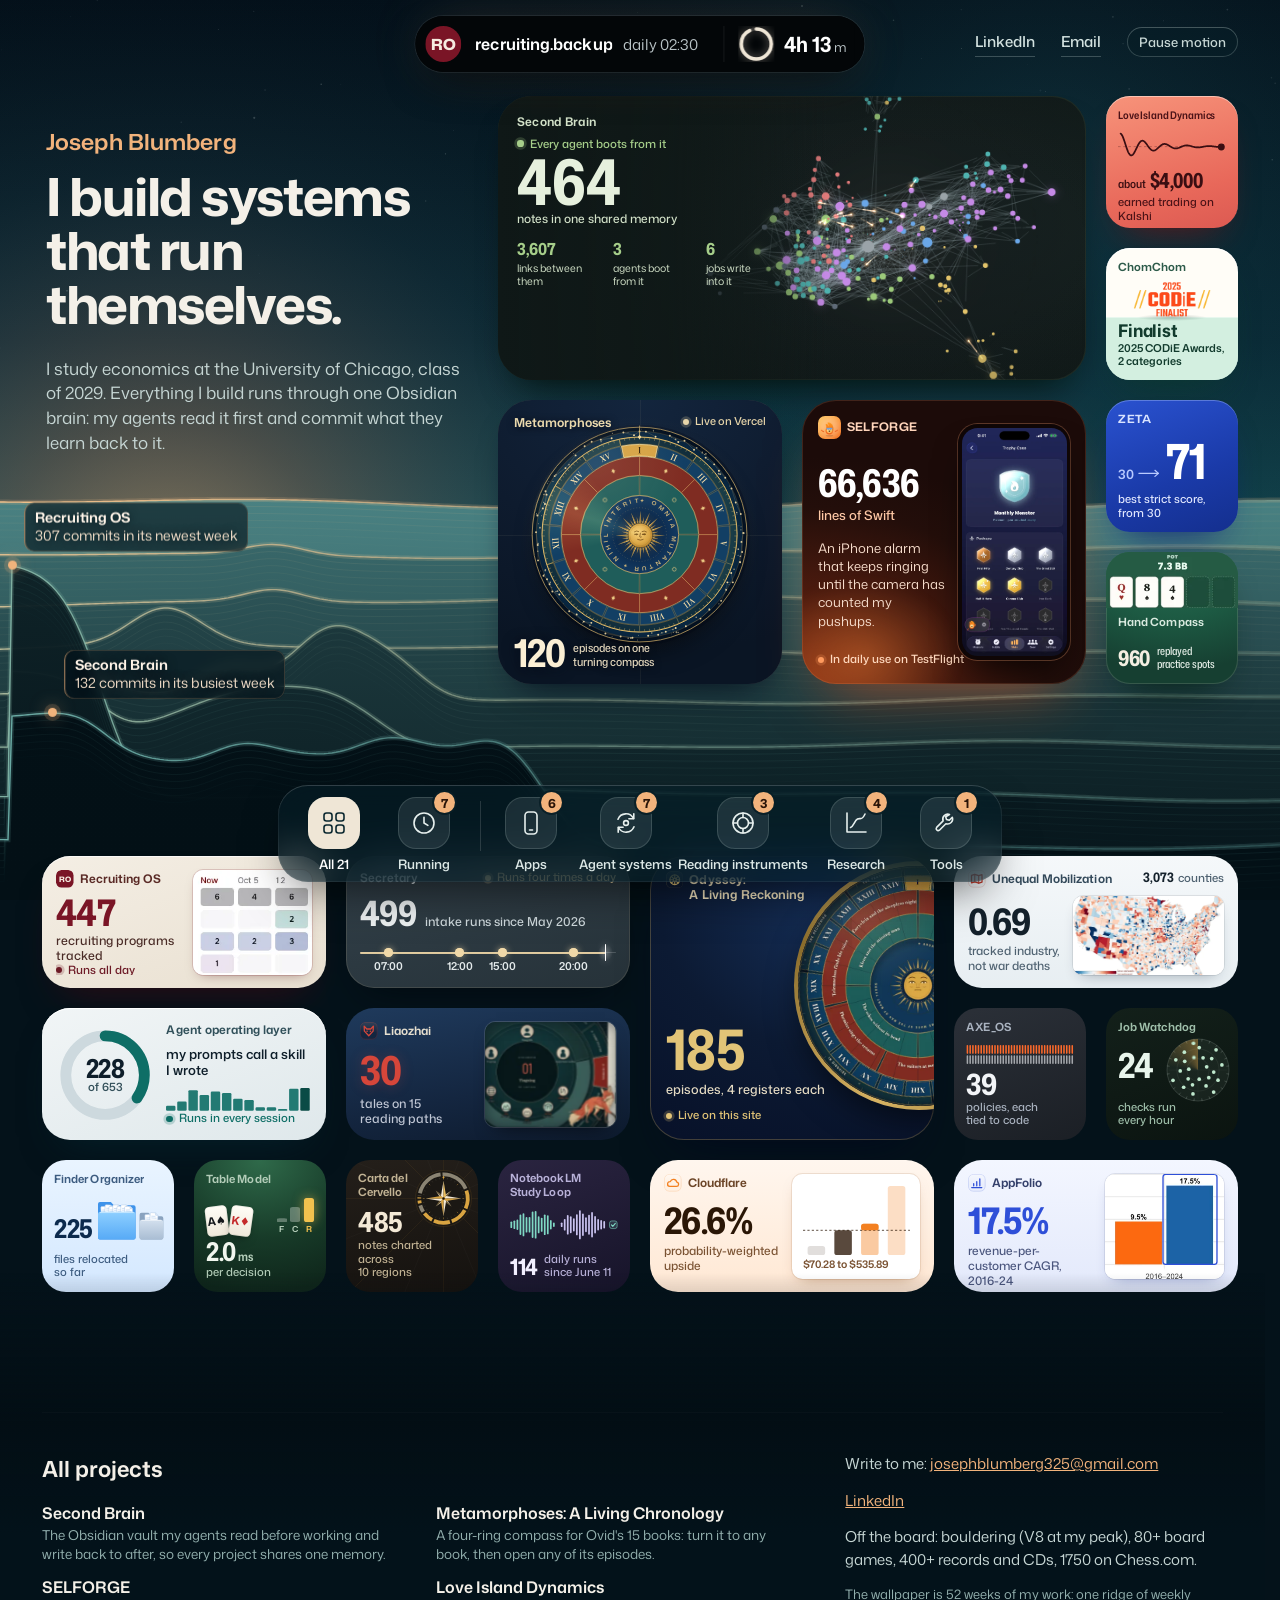
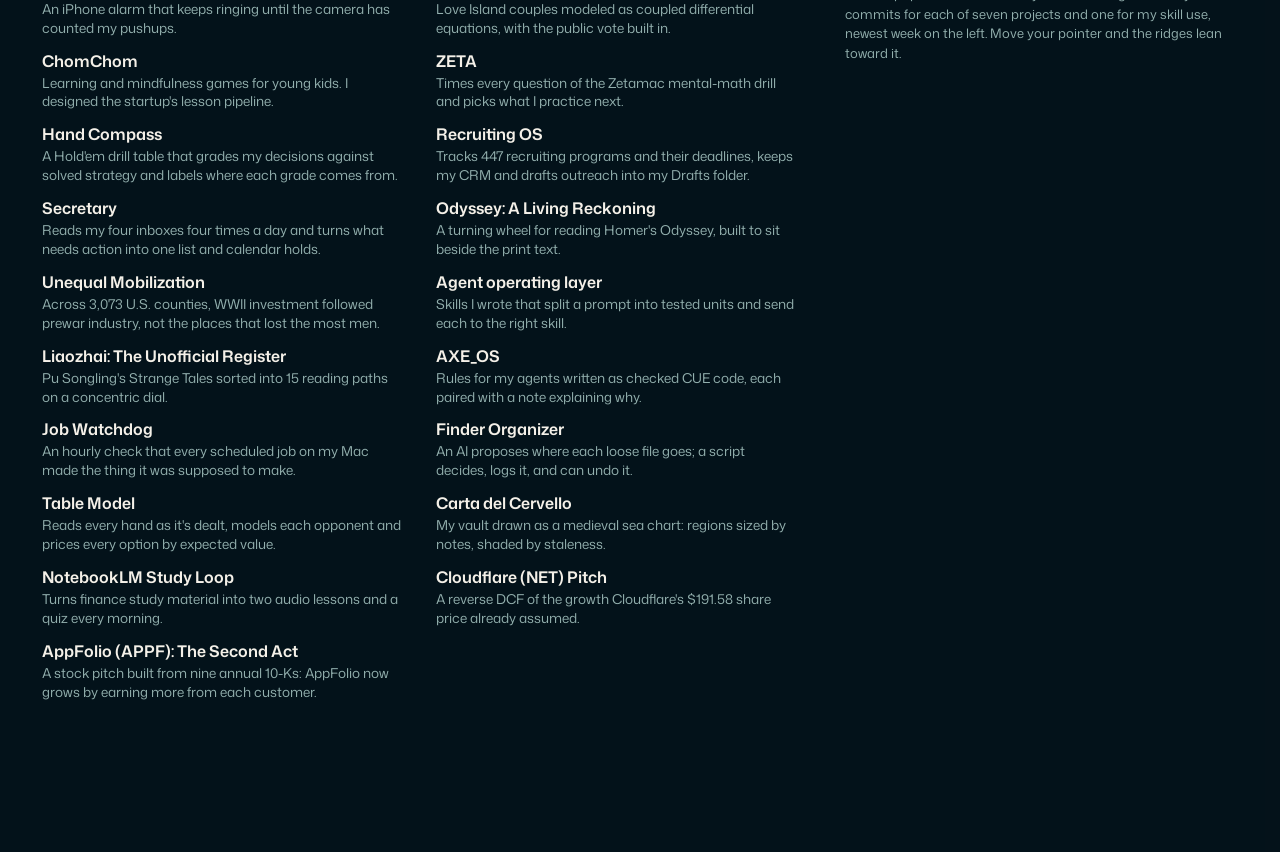
<file: index.html>
<!doctype html>
<html lang="en">
  <head>
    <meta charset="UTF-8" />
    <meta name="viewport" content="width=device-width, initial-scale=1.0, viewport-fit=cover" />
    <meta name="color-scheme" content="dark" />
    <meta name="theme-color" content="#04121a" />
    <title>Joseph Blumberg — systems that run themselves</title>
    <meta
      name="description"
      content="Joseph Blumberg builds systems that run themselves: an Obsidian brain that every agent reads and writes, an iPhone alarm that counts pushups, a recruiting system that drafts outreach, reading instruments and research. Every project is a live widget; open one."
    />
    <meta property="og:title" content="Joseph Blumberg — systems that run themselves" />
    <meta
      property="og:description"
      content="A home screen of live widgets, one per project. Tap any of them to open the real thing."
    />
    <meta property="og:type" content="website" />
    <meta property="og:image" content="https://josephbl27.github.io/og.jpg" />
    <meta property="og:url" content="https://josephbl27.github.io/" />
    <meta name="twitter:card" content="summary_large_image" />
    <link rel="icon" type="image/svg+xml" href="./favicon.svg" />
    <script>
      // Arm the one-time entrance only when scripts run; if the app never
      // boots, show everything after four seconds.
      document.documentElement.classList.add('js')
      setTimeout(function () {
        if (!window.__booted) document.documentElement.classList.add('js-failed')
      }, 4000)
    </script>
    <script type="module" crossorigin src="./assets/index-DzmX3d2E.js"></script>
    <link rel="modulepreload" crossorigin href="./assets/motion-DDDRxW8L.js">
    <link rel="modulepreload" crossorigin href="./assets/Gallery-CXu33jzH.js">
    <link rel="stylesheet" crossorigin href="./assets/index-DnlcjW00.css">
  </head>
  <body>
    <div id="root"><link rel="preload" as="image" href="/media/ember/icon-daytime-sm.webp"/><link rel="preload" as="image" href="/media/selforge/trophy-case-sm.webp"/><link rel="preload" as="image" href="/media/selforge/store-missions-sm.webp"/><link rel="preload" as="image" href="/media/selforge/store-habits-sm.webp"/><link rel="preload" as="image" href="/media/selforge/trophy-earned-sm.webp"/><link rel="preload" as="image" href="/media/hand-compass/table-desktop-lg.webp"/><a class="skip" href="#board-start">Skip to the projects</a><div class="sb sb--desktop"><canvas class="sb-wall" aria-hidden="true"></canvas><header class="sb-top"><div class="isl" style="border-radius:28px"><button type="button" class="isl__bar" style="background:inherit" aria-expanded="false" aria-label="Next scheduled run: recruiting.drafts, daily 21:30. Show the next four runs."><span class="isl__app"><svg width="36" height="36" viewBox="0 0 40 40" aria-hidden="true" class="picon"><rect width="40" height="40" rx="12" fill="#7a1526"></rect><text x="20" y="20.5" text-anchor="middle" dominant-baseline="central" fill="#f6ece0" style="font:780 17px var(--sb-text);font-stretch:112%;letter-spacing:0.02em">RO</text></svg></span><span class="isl__text" style="opacity:1;filter:blur(0px)"><b>recruiting.drafts</b><span class="isl__when">daily 21:30</span></span><span class="isl__ring" style="background:inherit;position:relative"><svg viewBox="0 0 36 36" width="36" height="36" aria-hidden="true"><circle cx="18" cy="18" r="15" class="track"></circle><circle cx="18" cy="18" r="15" class="arc" pathLength="1" stroke-dashoffset="0" stroke-dasharray="0.2 1"></circle></svg><span class="isl__count"><b>--</b></span></span></button></div><nav class="sb-links" aria-label="Contact"><a href="https://www.linkedin.com/in/joseph-blumberg1" target="_blank" rel="noreferrer">LinkedIn</a><a href="mailto:josephblumberg325@gmail.com">Email</a><button type="button" class="sb-motion"><svg class="live-glyph sb-motion__icon" viewBox="0 0 16 16" aria-hidden="true" focusable="false"><path d="M5 3.5L5 12.5"></path><path d="M11 3.5L11 12.5"></path><path d="M5 3.5L5 12.5" visibility="hidden"></path><path d="M11 3.5L11 12.5" visibility="hidden"></path></svg><span class="sb-motion__text">Pause motion</span></button></nav></header><div class="sb-peaks"><button type="button" class="peak" data-key="recruiting-os" aria-label="Recruiting OS, 307 commits in its newest week. Open"><span aria-hidden="true"><b>Recruiting OS</b><em>307</em> <!-- -->commits in its newest week</span><i class="peak__origin" aria-hidden="true" style="border-radius:14px;opacity:0"></i></button><button type="button" class="peak" data-key="second-brain" aria-label="Second Brain, 132 commits in its busiest week. Open"><span aria-hidden="true"><b>Second Brain</b><em>132</em> <!-- -->commits in its busiest week</span><i class="peak__origin" aria-hidden="true" style="border-radius:14px;opacity:0"></i></button></div><div class="board" id="board-start" style="--u:152px;--gap:20px;--cols:8;filter:brightness(1) saturate(1) blur(0px);transform:none"><section class="lock" aria-labelledby="claim" style="opacity:1;transform:none"><p class="lock-name">Joseph Blumberg</p><h1 class="lock-claim" id="claim" aria-label="I build systems that run themselves."><span><span class="word" aria-hidden="true"><span><span class="ch">I</span></span></span> </span><span><span class="word" aria-hidden="true"><span><span class="ch">b</span><span class="ch">u</span><span class="ch">i</span><span class="ch">l</span><span class="ch">d</span></span></span> </span><span><span class="word" aria-hidden="true"><span><span class="ch">s</span><span class="ch">y</span><span class="ch">s</span><span class="ch">t</span><span class="ch">e</span><span class="ch">m</span><span class="ch">s</span></span></span> </span><span><span class="word" aria-hidden="true"><span><span class="ch">t</span><span class="ch">h</span><span class="ch">a</span><span class="ch">t</span></span></span> </span><span><span class="word" aria-hidden="true"><span><span class="ch">r</span><span class="ch">u</span><span class="ch">n</span></span></span> </span><span><span class="word" aria-hidden="true"><span><span class="ch">t</span><span class="ch">h</span><span class="ch">e</span><span class="ch">m</span><span class="ch">s</span><span class="ch">e</span><span class="ch">l</span><span class="ch">v</span><span class="ch">e</span><span class="ch">s</span><span class="ch">.</span></span></span></span></h1><p class="lock-bio">I study economics at the University of Chicago, class of 2029. Everything I build runs through one Obsidian brain: my agents read it first and commit what they learn back to it.</p><p class="lock-hint">Open any widget to see how it works</p></section><div class="ground" aria-hidden="true"></div><div class="board-gutter" aria-hidden="true"></div><button type="button" class="wslot wslot--xl" aria-label="Second Brain. 464 notes in one shared memory. Open" id="w-second-brain" data-boot="0" tabindex="0" style="grid-column:4 / span 4;grid-row:1 / span 2;--k:1;--po:1;border-radius:34px;opacity:1;transform:none"><div class="wslot__boot"><div class="wslot__tilt"><div class="wf wf--xl wf--dark" data-widget="second-brain" style="--w-bg:radial-gradient(120% 95% at 72% 45%, #1a2a26 0%, #111b19 55%, #0b1211 100%);--w-base:#0f1817;--w-fg:#e6f0dd;--w-muted:#d3e2c9;--w-accent:#a6ce8a;--w-panel:rgb(166 206 138 / 0.08);--w-shadow:inset 0 0 0 1px rgba(166,206,138,.16), 0 20px 36px -20px rgba(0,12,4,.95)"><div class="w w-xl" style="width:668px;height:324px"><div class="f-sbh f-sbh--wide"><div class="f-sbh__graph" aria-hidden="true"><div class="vg vg--face"><canvas class="vg-canvas" aria-hidden="true"></canvas></div></div><div class="f-sbh__veil" aria-hidden="true"></div><div class="f-sbh__text"><div class="f-sbh__top f-sbh-rise"><p class="w-name"><span>Second Brain</span></p><p class="w-status "><span class="dot" aria-hidden="true"></span>Every agent boots from it</p></div><p class="w-fig f-sbh__fig f-sbh-rise"><span class="num ">464</span><span class="w-label">notes in one shared memory</span></p><ul class="f-sbh__facts"><li class="f-sbh-rise"><b>3,607</b><span>links between them</span></li><li class="f-sbh-rise"><b>3</b><span>agents boot from it</span></li><li class="f-sbh-rise"><b>6</b><span>jobs write into it</span></li></ul></div></div></div></div><span class="wf-beam" aria-hidden="true"></span></div></div></button><button type="button" class="wslot wslot--s" aria-label="Love Island Dynamics. about $4,000 earned trading on Kalshi. Open" id="w-love-island" data-boot="1" tabindex="0" style="grid-column:8 / span 1;grid-row:1 / span 1;--k:1;--po:4;border-radius:24px;opacity:1;transform:none"><div class="wslot__boot"><div class="wslot__tilt"><div class="wf wf--s wf--light" data-widget="love-island" style="--w-bg:linear-gradient(165deg, #f7937a, #e8685a 70%, #dc5a52);--w-base:#e8685a;--w-fg:#3a0e12;--w-muted:#4a1217;--w-accent:#3a0e12;--w-panel:rgb(255 243 236 / 0.3);--w-shadow:inset 0 1px 0 rgba(255,230,220,.6), 0 20px 36px -20px rgba(120,20,20,.8)"><div class="w w-s" style="width:152px;height:152px"><div class="f-love-island f-love-island--s"><div class="f-li-top"><p class="w-name"><span>Love Island Dynamics</span></p></div><svg class="f-li-plot" width="124" height="36" viewBox="0 0 124 36" aria-hidden="true"><line class="f-li-eq" x1="0" x2="124" y1="18" y2="18"></line><path class="f-li-curve" d="M3.00 3.00 L3.64 3.48 L4.29 4.30 L4.93 5.44 L5.58 6.84 L6.22 8.46 L6.87 10.26 L7.51 12.18 L8.16 14.17 L8.80 16.18 L9.44 18.15 L10.09 20.05 L10.73 21.81 L11.38 23.42 L12.02 24.82 L12.67 26.00 L13.31 26.94 L13.96 27.61 L14.60 28.02 L15.24 28.17 L15.89 28.05 L16.53 27.69 L17.18 27.10 L17.82 26.31 L18.47 25.34 L19.11 24.23 L19.76 23.00 L20.40 21.70 L21.04 20.36 L21.69 19.01 L22.33 17.69 L22.98 16.43 L23.62 15.26 L24.27 14.20 L24.91 13.28 L25.56 12.51 L26.20 11.91 L26.84 11.48 L27.49 11.23 L28.13 11.16 L28.78 11.27 L29.42 11.54 L30.07 11.96 L30.71 12.51 L31.36 13.18 L32.00 13.94 L32.64 14.77 L33.29 15.65 L33.93 16.56 L34.58 17.46 L35.22 18.35 L35.87 19.19 L36.51 19.96 L37.16 20.66 L37.80 21.27 L38.44 21.77 L39.09 22.15 L39.73 22.42 L40.38 22.57 L41.02 22.59 L41.67 22.51 L42.31 22.31 L42.96 22.01 L43.60 21.63 L44.24 21.17 L44.89 20.65 L45.53 20.08 L46.18 19.48 L46.82 18.87 L47.47 18.27 L48.11 17.68 L48.76 17.12 L49.40 16.60 L50.04 16.14 L50.69 15.75 L51.33 15.42 L51.98 15.17 L52.62 15.01 L53.27 14.92 L53.91 14.92 L54.56 14.99 L55.20 15.13 L55.84 15.34 L56.49 15.61 L57.13 15.92 L57.78 16.28 L58.42 16.66 L59.07 17.07 L59.71 17.48 L60.36 17.88 L61.00 18.28 L61.64 18.65 L62.29 18.99 L62.93 19.29 L63.58 19.55 L64.22 19.76 L64.87 19.92 L65.51 20.03 L66.16 20.07 L66.80 20.07 L67.44 20.01 L68.09 19.91 L68.73 19.76 L69.38 19.58 L70.02 19.36 L70.67 19.12 L71.31 18.86 L71.96 18.58 L72.60 18.31 L73.24 18.03 L73.89 17.77 L74.53 17.52 L75.18 17.30 L75.82 17.10 L76.47 16.93 L77.11 16.79 L77.76 16.69 L78.40 16.63 L79.04 16.60 L79.69 16.61 L80.33 16.65 L80.98 16.73 L81.62 16.83 L82.27 16.96 L82.91 17.11 L83.56 17.28 L84.20 17.45 L84.84 17.64 L85.49 17.82 L86.13 18.01 L86.78 18.18 L87.42 18.34 L88.07 18.49 L88.71 18.62 L89.36 18.74 L90.00 18.82 L90.64 18.89 L91.29 18.93 L91.93 18.94 L92.58 18.93 L93.22 18.90 L93.87 18.84 L94.51 18.77 L95.16 18.68 L95.80 18.58 L96.44 18.47 L97.09 18.35 L97.73 18.22 L98.38 18.10 L99.02 17.98 L99.67 17.86 L100.31 17.75 L100.96 17.65 L101.60 17.57 L102.24 17.50 L102.89 17.44 L103.53 17.40 L104.18 17.38 L104.82 17.37 L105.47 17.38 L106.11 17.40 L106.76 17.44 L107.40 17.49 L108.04 17.55 L108.69 17.62 L109.33 17.70 L109.98 17.78 L110.62 17.86 L111.27 17.95 L111.91 18.03 L112.56 18.11 L113.20 18.18 L113.84 18.24 L114.49 18.30 L115.13 18.35 L115.78 18.38 L116.42 18.41 L117.07 18.42 L117.71 18.42 L118.36 18.42 L119.00 18.40" pathLength="1" stroke-dashoffset="0" stroke-dasharray="1 1"></path><circle class="f-li-halo" cx="119" cy="18.399464054975343" r="3.2"></circle><circle class="f-li-dot" cx="0" cy="0" r="3.2" style="transform:translate(119.00px, 18.40px);transform-origin:50% 50%;transform-box:fill-box"></circle></svg><div class="f-li-foot"><p class="w-fig f-li-rise"><span class="f-li-pre">about</span><span class="num ">$4,000</span></p><p class="w-label f-li-label f-li-rise">earned trading on Kalshi</p></div></div></div></div></div></div></button><button type="button" class="wslot wslot--s" aria-label="ChomChom. Finalist 2025 CODiE Awards, 2 categories. Open" id="w-chomchom" data-boot="2" tabindex="0" style="grid-column:8 / span 1;grid-row:2 / span 1;--k:1;--po:5;border-radius:24px;opacity:1;transform:none"><div class="wslot__boot"><div class="wslot__tilt"><div class="wf wf--s wf--light" data-widget="chomchom" style="--w-bg:linear-gradient(180deg, #fffdf7 0 58%, #d3efe0 58% 100%);--w-base:#f3f8f1;--w-fg:#123b2d;--w-muted:#1f4a3b;--w-accent:#2c5a49;--w-panel:#ffffff;--w-shadow:inset 0 1px 0 #fff, 0 20px 36px -20px rgba(10,60,40,.7)"><div class="w w-s" style="width:152px;height:152px"><div class="f-chomchom f-chomchom--s"><span class="f-cc-floor" style="height:72px" aria-hidden="true"></span><p class="w-name"><span>ChomChom</span></p><div class="f-cc-stage" aria-hidden="true"><span class="f-cc-shadow" style="left:35.635px;top:76px;width:80.73px"></span><div class="f-cc-badge" style="left:22px;top:30.0625px;width:108px;height:59.0625px"><img src="/media/codie/finalist-2025-lg.webp" alt="" decoding="async" loading="lazy" draggable="false"/><span class="f-cc-shine" style="mask-image:url(&quot;/media/codie/finalist-2025-lg.webp&quot;);-webkit-mask-image:url(&quot;/media/codie/finalist-2025-lg.webp&quot;);mask-size:100% 100%;-webkit-mask-size:100% 100%"><span class="f-cc-band"></span></span></div></div><div class="f-cc-foot"><p class="w-fig f-cc-rise"><span class="num ">Finalist</span></p><p class="w-label f-cc-label f-cc-rise">2025 CODiE Awards, 2 categories</p></div></div></div></div></div></div></button><button type="button" class="wslot wslot--l" aria-label="Metamorphoses: A Living Chronology. 120 episodes on one turning compass. Open" id="w-metamorphoses" data-boot="3" tabindex="0" style="grid-column:4 / span 2;grid-row:3 / span 2;--k:1;--po:2;border-radius:34px;opacity:1;transform:none"><div class="wslot__boot"><div class="wslot__tilt"><div class="wf wf--l wf--dark" data-widget="metamorphoses" style="--w-bg:#0e1b2e;--w-base:#0e1b2e;--w-fg:#f1e6cd;--w-muted:#e4d8bd;--w-accent:#e8d6aa;--w-panel:rgb(232 214 170 / 0.08);--w-shadow:inset 0 0 0 1px rgba(232,214,170,.2), 0 20px 36px -20px rgba(2,8,24,.95)"><div class="w w-l" style="width:324px;height:324px"><div class="f-metamorphoses f-metamorphoses--l" style="--cx:162px;--cy:154px"><div class="f-metamorphoses-sky" aria-hidden="true"></div><div class="f-metamorphoses-wheel" aria-hidden="true" style="left:37px;top:29px;width:250px;height:250px;opacity:1;transform:none"><div class="f-metamorphoses-layer "><svg viewBox="0 0 800 800" aria-hidden="true" focusable="false"><circle cx="400" cy="400" r="392" fill="#041323" stroke="#f4cc77" stroke-width="2.8800000000000003"></circle><circle cx="400" cy="400" r="377" fill="#092842" stroke="rgb(223 170 71 / 0.45)" stroke-width="1.6"></circle><circle cx="400" cy="400" r="356" fill="#06172b" stroke="#f4cc77" stroke-width="3.5200000000000005"></circle><circle cx="400" cy="400" r="330" fill="#103756"></circle><circle cx="400" cy="400" r="142" fill="url(#f-metamorphoses-_R_lm94i_-core)"></circle><defs><radialGradient id="f-metamorphoses-_R_lm94i_-core"><stop offset="0.3" stop-color="#0a2140"></stop><stop offset="1" stop-color="#123a62"></stop></radialGradient></defs></svg></div><div class="f-metamorphoses-layer f-metamorphoses-turn"><svg viewBox="0 0 800 800" aria-hidden="true" focusable="false"><path d="M768.59 371.63a2.02 2.02 0 1 0 4.04 0a2.02 2.02 0 1 0 -4.04 0ZM519.29 746.53a2.6 2.6 0 1 0 5.2 0a2.6 2.6 0 1 0 -5.2 0ZM261.63 57.06a1.27 1.27 0 1 0 2.53 0a1.27 1.27 0 1 0 -2.53 0ZM652.09 670.1a1.82 1.82 0 1 0 3.64 0a1.82 1.82 0 1 0 -3.64 0ZM449.42 24.11a1.64 1.64 0 1 0 3.28 0a1.64 1.64 0 1 0 -3.28 0ZM757.2 453.23a3.25 3.25 0 1 0 6.5 0a3.25 3.25 0 1 0 -6.5 0ZM298.91 30.49a1.92 1.92 0 1 0 3.83 0a1.92 1.92 0 1 0 -3.83 0ZM516.11 45.36a1.16 1.16 0 1 0 2.33 0a1.16 1.16 0 1 0 -2.33 0ZM604.01 701.57a2.81 2.81 0 1 0 5.62 0a2.81 2.81 0 1 0 -5.62 0ZM635.5 108.03a1.93 1.93 0 1 0 3.86 0a1.93 1.93 0 1 0 -3.86 0ZM120.27 652.59a1.27 1.27 0 1 0 2.55 0a1.27 1.27 0 1 0 -2.55 0ZM58.22 564.62a1.46 1.46 0 1 0 2.92 0a1.46 1.46 0 1 0 -2.92 0ZM685.48 177.66a3.12 3.12 0 1 0 6.24 0a3.12 3.12 0 1 0 -6.24 0ZM25.78 461.31a2.6 2.6 0 1 0 5.19 0a2.6 2.6 0 1 0 -5.19 0ZM139.38 145.31a2.92 2.92 0 1 0 5.84 0a2.92 2.92 0 1 0 -5.84 0ZM752.04 319.29a2.74 2.74 0 1 0 5.47 0a2.74 2.74 0 1 0 -5.47 0ZM53.26 528.9a2.92 2.92 0 1 0 5.83 0a2.92 2.92 0 1 0 -5.83 0ZM29.94 360.75a1.7 1.7 0 1 0 3.4 0a1.7 1.7 0 1 0 -3.4 0ZM190.49 722.29a1.81 1.81 0 1 0 3.61 0a1.81 1.81 0 1 0 -3.61 0ZM448.37 19.38a2.22 2.22 0 1 0 4.45 0a2.22 2.22 0 1 0 -4.45 0ZM691.28 179.54a3.3 3.3 0 1 0 6.61 0a3.3 3.3 0 1 0 -6.61 0ZM356.34 27.05a1.57 1.57 0 1 0 3.14 0a1.57 1.57 0 1 0 -3.14 0ZM52.85 531.02a3.11 3.11 0 1 0 6.22 0a3.11 3.11 0 1 0 -6.22 0ZM48.45 253.62a2.41 2.41 0 1 0 4.82 0a2.41 2.41 0 1 0 -4.82 0ZM687.74 652.95a2.07 2.07 0 1 0 4.14 0a2.07 2.07 0 1 0 -4.14 0ZM355.83 778.3a2.59 2.59 0 1 0 5.18 0a2.59 2.59 0 1 0 -5.18 0ZM531.5 756.62a3.24 3.24 0 1 0 6.48 0a3.24 3.24 0 1 0 -6.48 0ZM478.84 758.38a2.7 2.7 0 1 0 5.4 0a2.7 2.7 0 1 0 -5.4 0ZM605.22 83.23a3.28 3.28 0 1 0 6.57 0a3.28 3.28 0 1 0 -6.57 0ZM647.44 125.47a2.28 2.28 0 1 0 4.57 0a2.28 2.28 0 1 0 -4.57 0ZM44.19 304.25a1.24 1.24 0 1 0 2.47 0a1.24 1.24 0 1 0 -2.47 0ZM761.79 368.1a1.17 1.17 0 1 0 2.34 0a1.17 1.17 0 1 0 -2.34 0ZM528.2 52.18a3.23 3.23 0 1 0 6.46 0a3.23 3.23 0 1 0 -6.46 0ZM652.59 669.53a1.29 1.29 0 1 0 2.58 0a1.29 1.29 0 1 0 -2.58 0ZM97.1 606.35a3.27 3.27 0 1 0 6.54 0a3.27 3.27 0 1 0 -6.54 0ZM394.43 767.53a1.73 1.73 0 1 0 3.46 0a1.73 1.73 0 1 0 -3.46 0ZM297.93 772.17a1.71 1.71 0 1 0 3.42 0a1.71 1.71 0 1 0 -3.42 0ZM26.52 432.44a2.86 2.86 0 1 0 5.73 0a2.86 2.86 0 1 0 -5.73 0ZM764.88 479.13a3.06 3.06 0 1 0 6.12 0a3.06 3.06 0 1 0 -6.12 0ZM157.97 104.13a1.65 1.65 0 1 0 3.3 0a1.65 1.65 0 1 0 -3.3 0ZM49.37 545.19a2.29 2.29 0 1 0 4.58 0a2.29 2.29 0 1 0 -4.58 0ZM689.51 167.77a1.14 1.14 0 1 0 2.28 0a1.14 1.14 0 1 0 -2.28 0ZM725.03 582.07a1.6 1.6 0 1 0 3.19 0a1.6 1.6 0 1 0 -3.19 0ZM763.13 500.16a3.33 3.33 0 1 0 6.66 0a3.33 3.33 0 1 0 -6.66 0ZM67.58 206.78a1.24 1.24 0 1 0 2.48 0a1.24 1.24 0 1 0 -2.48 0ZM70.98 574.47a2.85 2.85 0 1 0 5.71 0a2.85 2.85 0 1 0 -5.71 0ZM266.81 740.37a1.81 1.81 0 1 0 3.62 0a1.81 1.81 0 1 0 -3.62 0ZM405.43 15.04a1.18 1.18 0 1 0 2.35 0a1.18 1.18 0 1 0 -2.35 0ZM742.28 526.54a2.75 2.75 0 1 0 5.5 0a2.75 2.75 0 1 0 -5.5 0ZM626.48 102.16a2.25 2.25 0 1 0 4.5 0a2.25 2.25 0 1 0 -4.5 0ZM257.33 60.96a2.22 2.22 0 1 0 4.43 0a2.22 2.22 0 1 0 -4.43 0ZM516.21 762.85a1.38 1.38 0 1 0 2.76 0a1.38 1.38 0 1 0 -2.76 0ZM639.07 105.02a3.14 3.14 0 1 0 6.28 0a3.14 3.14 0 1 0 -6.28 0ZM521.72 756.82a1.93 1.93 0 1 0 3.86 0a1.93 1.93 0 1 0 -3.86 0ZM92.35 607.77a2.33 2.33 0 1 0 4.65 0a2.33 2.33 0 1 0 -4.65 0ZM62.02 212.48a1.75 1.75 0 1 0 3.5 0a1.75 1.75 0 1 0 -3.5 0ZM777.84 394.75a3.16 3.16 0 1 0 6.32 0a3.16 3.16 0 1 0 -6.32 0ZM82 206.12a1.88 1.88 0 1 0 3.75 0a1.88 1.88 0 1 0 -3.75 0ZM33.3 374.99a3.07 3.07 0 1 0 6.14 0a3.07 3.07 0 1 0 -6.14 0ZM711.28 595.73a1.33 1.33 0 1 0 2.66 0a1.33 1.33 0 1 0 -2.66 0ZM757.83 475.34a1.91 1.91 0 1 0 3.81 0a1.91 1.91 0 1 0 -3.81 0ZM391.3 784.72a1.7 1.7 0 1 0 3.39 0a1.7 1.7 0 1 0 -3.39 0ZM215.53 731.87a2.94 2.94 0 1 0 5.87 0a2.94 2.94 0 1 0 -5.87 0ZM41.14 331.47a1.48 1.48 0 1 0 2.95 0a1.48 1.48 0 1 0 -2.95 0ZM91.96 182.06a2.94 2.94 0 1 0 5.88 0a2.94 2.94 0 1 0 -5.88 0ZM77.94 592.53a1.74 1.74 0 1 0 3.49 0a1.74 1.74 0 1 0 -3.49 0ZM538.92 757.67a2.4 2.4 0 1 0 4.81 0a2.4 2.4 0 1 0 -4.81 0ZM754.29 325.02a1.55 1.55 0 1 0 3.1 0a1.55 1.55 0 1 0 -3.1 0ZM768.01 382.52a2.14 2.14 0 1 0 4.27 0a2.14 2.14 0 1 0 -4.27 0ZM364.98 777.85a3.33 3.33 0 1 0 6.65 0a3.33 3.33 0 1 0 -6.65 0ZM727.13 222.55a1.52 1.52 0 1 0 3.04 0a1.52 1.52 0 1 0 -3.04 0ZM755.59 288.47a1.63 1.63 0 1 0 3.27 0a1.63 1.63 0 1 0 -3.27 0ZM21.68 324.44a2.11 2.11 0 1 0 4.22 0a2.11 2.11 0 1 0 -4.22 0ZM626.6 99.31a2.48 2.48 0 1 0 4.95 0a2.48 2.48 0 1 0 -4.95 0ZM637.7 119.53a1.65 1.65 0 1 0 3.29 0a1.65 1.65 0 1 0 -3.29 0ZM47.96 282.44a2.24 2.24 0 1 0 4.47 0a2.24 2.24 0 1 0 -4.47 0ZM441.74 759.64a2.86 2.86 0 1 0 5.72 0a2.86 2.86 0 1 0 -5.72 0ZM37.51 532.63a1.71 1.71 0 1 0 3.42 0a1.71 1.71 0 1 0 -3.42 0Z" fill="rgb(244 222 170 / 0.7)"></path><path d="M340.89 27.47L379.7 37.08L400.18 23.28L423.22 24.25L458.48 42.7M510.53 38.98L541.31 61.95L564.05 57.37L598.86 90.63M641.52 119.2L672.44 143.74L689.58 167.21L712.86 192.74M735.62 231.64L751.22 283.18L769.53 324.85M778.63 394.41L772.02 426.72L774.42 463.54L767.09 500.86M734.6 540.14L740.68 574.48L720.64 574.54L716.08 601.82L697.77 642M654.88 674.08L622.39 706.86L569.06 734.53M532 740.93L495.74 754.8L467.91 765.71L431.35 769.43M374.25 777.03L330.99 771.9L275.29 761.13M223.89 722.35L196.44 717.78L170.45 692.08L143.08 679.89M107.09 619.13L81.59 607.89L71.52 581.7L62.17 563.28L49.44 550.29M29.29 494.33L28.23 438.41L22.02 391.23M27.09 330.65L46.76 304.46L54.55 288.51L60.39 254.23L56.78 241.93M90.13 186.55L129.54 157.33L166.53 110.92M199.51 77.49L225.12 61.43L258.47 53.47L298.14 48.22" fill="none" stroke="rgb(244 210 140 / 0.45)" stroke-width="1.4400000000000002"></path><path d="M337.37 27.47a3.52 3.52 0 1 0 7.04 0a3.52 3.52 0 1 0 -7.04 0ZM376.18 37.08a3.52 3.52 0 1 0 7.04 0a3.52 3.52 0 1 0 -7.04 0ZM396.66 23.28a3.52 3.52 0 1 0 7.04 0a3.52 3.52 0 1 0 -7.04 0ZM419.7 24.25a3.52 3.52 0 1 0 7.04 0a3.52 3.52 0 1 0 -7.04 0ZM454.96 42.7a3.52 3.52 0 1 0 7.04 0a3.52 3.52 0 1 0 -7.04 0ZM507.01 38.98a3.52 3.52 0 1 0 7.04 0a3.52 3.52 0 1 0 -7.04 0ZM537.79 61.95a3.52 3.52 0 1 0 7.04 0a3.52 3.52 0 1 0 -7.04 0ZM560.53 57.37a3.52 3.52 0 1 0 7.04 0a3.52 3.52 0 1 0 -7.04 0ZM595.34 90.63a3.52 3.52 0 1 0 7.04 0a3.52 3.52 0 1 0 -7.04 0ZM638 119.2a3.52 3.52 0 1 0 7.04 0a3.52 3.52 0 1 0 -7.04 0ZM668.92 143.74a3.52 3.52 0 1 0 7.04 0a3.52 3.52 0 1 0 -7.04 0ZM686.06 167.21a3.52 3.52 0 1 0 7.04 0a3.52 3.52 0 1 0 -7.04 0ZM709.34 192.74a3.52 3.52 0 1 0 7.04 0a3.52 3.52 0 1 0 -7.04 0ZM732.1 231.64a3.52 3.52 0 1 0 7.04 0a3.52 3.52 0 1 0 -7.04 0ZM747.7 283.18a3.52 3.52 0 1 0 7.04 0a3.52 3.52 0 1 0 -7.04 0ZM766.01 324.85a3.52 3.52 0 1 0 7.04 0a3.52 3.52 0 1 0 -7.04 0ZM775.11 394.41a3.52 3.52 0 1 0 7.04 0a3.52 3.52 0 1 0 -7.04 0ZM768.5 426.72a3.52 3.52 0 1 0 7.04 0a3.52 3.52 0 1 0 -7.04 0ZM770.9 463.54a3.52 3.52 0 1 0 7.04 0a3.52 3.52 0 1 0 -7.04 0ZM763.57 500.86a3.52 3.52 0 1 0 7.04 0a3.52 3.52 0 1 0 -7.04 0ZM731.08 540.14a3.52 3.52 0 1 0 7.04 0a3.52 3.52 0 1 0 -7.04 0ZM737.16 574.48a3.52 3.52 0 1 0 7.04 0a3.52 3.52 0 1 0 -7.04 0ZM717.12 574.54a3.52 3.52 0 1 0 7.04 0a3.52 3.52 0 1 0 -7.04 0ZM712.56 601.82a3.52 3.52 0 1 0 7.04 0a3.52 3.52 0 1 0 -7.04 0ZM694.25 642a3.52 3.52 0 1 0 7.04 0a3.52 3.52 0 1 0 -7.04 0ZM651.36 674.08a3.52 3.52 0 1 0 7.04 0a3.52 3.52 0 1 0 -7.04 0ZM618.87 706.86a3.52 3.52 0 1 0 7.04 0a3.52 3.52 0 1 0 -7.04 0ZM565.54 734.53a3.52 3.52 0 1 0 7.04 0a3.52 3.52 0 1 0 -7.04 0ZM528.48 740.93a3.52 3.52 0 1 0 7.04 0a3.52 3.52 0 1 0 -7.04 0ZM492.22 754.8a3.52 3.52 0 1 0 7.04 0a3.52 3.52 0 1 0 -7.04 0ZM464.39 765.71a3.52 3.52 0 1 0 7.04 0a3.52 3.52 0 1 0 -7.04 0ZM427.83 769.43a3.52 3.52 0 1 0 7.04 0a3.52 3.52 0 1 0 -7.04 0ZM370.73 777.03a3.52 3.52 0 1 0 7.04 0a3.52 3.52 0 1 0 -7.04 0ZM327.47 771.9a3.52 3.52 0 1 0 7.04 0a3.52 3.52 0 1 0 -7.04 0ZM271.77 761.13a3.52 3.52 0 1 0 7.04 0a3.52 3.52 0 1 0 -7.04 0ZM220.37 722.35a3.52 3.52 0 1 0 7.04 0a3.52 3.52 0 1 0 -7.04 0ZM192.92 717.78a3.52 3.52 0 1 0 7.04 0a3.52 3.52 0 1 0 -7.04 0ZM166.93 692.08a3.52 3.52 0 1 0 7.04 0a3.52 3.52 0 1 0 -7.04 0ZM139.56 679.89a3.52 3.52 0 1 0 7.04 0a3.52 3.52 0 1 0 -7.04 0ZM103.57 619.13a3.52 3.52 0 1 0 7.04 0a3.52 3.52 0 1 0 -7.04 0ZM78.07 607.89a3.52 3.52 0 1 0 7.04 0a3.52 3.52 0 1 0 -7.04 0ZM68 581.7a3.52 3.52 0 1 0 7.04 0a3.52 3.52 0 1 0 -7.04 0ZM58.65 563.28a3.52 3.52 0 1 0 7.04 0a3.52 3.52 0 1 0 -7.04 0ZM45.92 550.29a3.52 3.52 0 1 0 7.04 0a3.52 3.52 0 1 0 -7.04 0ZM25.77 494.33a3.52 3.52 0 1 0 7.04 0a3.52 3.52 0 1 0 -7.04 0ZM24.71 438.41a3.52 3.52 0 1 0 7.04 0a3.52 3.52 0 1 0 -7.04 0ZM18.5 391.23a3.52 3.52 0 1 0 7.04 0a3.52 3.52 0 1 0 -7.04 0ZM23.57 330.65a3.52 3.52 0 1 0 7.04 0a3.52 3.52 0 1 0 -7.04 0ZM43.24 304.46a3.52 3.52 0 1 0 7.04 0a3.52 3.52 0 1 0 -7.04 0ZM51.03 288.51a3.52 3.52 0 1 0 7.04 0a3.52 3.52 0 1 0 -7.04 0ZM56.87 254.23a3.52 3.52 0 1 0 7.04 0a3.52 3.52 0 1 0 -7.04 0ZM53.26 241.93a3.52 3.52 0 1 0 7.04 0a3.52 3.52 0 1 0 -7.04 0ZM86.61 186.55a3.52 3.52 0 1 0 7.04 0a3.52 3.52 0 1 0 -7.04 0ZM126.02 157.33a3.52 3.52 0 1 0 7.04 0a3.52 3.52 0 1 0 -7.04 0ZM163.01 110.92a3.52 3.52 0 1 0 7.04 0a3.52 3.52 0 1 0 -7.04 0ZM195.99 77.49a3.52 3.52 0 1 0 7.04 0a3.52 3.52 0 1 0 -7.04 0ZM221.6 61.43a3.52 3.52 0 1 0 7.04 0a3.52 3.52 0 1 0 -7.04 0ZM254.95 53.47a3.52 3.52 0 1 0 7.04 0a3.52 3.52 0 1 0 -7.04 0ZM294.62 48.22a3.52 3.52 0 1 0 7.04 0a3.52 3.52 0 1 0 -7.04 0Z" fill="#f6dfa6"></path><path d="M326.19 52.76A355 355 0 0 1 608.66 112.8L594.56 132.22A331 331 0 0 0 331.18 76.23Z" fill="rgb(55 122 116 / 0.24)" stroke="rgb(223 170 71 / 0.7)" stroke-width="1.7600000000000002"></path><path d="M608.66 112.8A355 355 0 0 1 663.82 637.54L645.98 621.48A331 331 0 0 0 594.56 132.22Z" fill="rgb(55 122 116 / 0.38)" stroke="rgb(223 170 71 / 0.7)" stroke-width="1.7600000000000002"></path><path d="M663.82 637.54A355 355 0 0 1 62.37 509.7L85.2 502.28A331 331 0 0 0 645.98 621.48Z" fill="rgb(55 122 116 / 0.24)" stroke="rgb(223 170 71 / 0.7)" stroke-width="1.7600000000000002"></path><path d="M62.37 509.7A355 355 0 0 1 92.56 222.5L113.35 234.5A331 331 0 0 0 85.2 502.28Z" fill="rgb(55 122 116 / 0.38)" stroke="rgb(223 170 71 / 0.7)" stroke-width="1.7600000000000002"></path><path d="M92.56 222.5A355 355 0 0 1 191.34 112.8L205.44 132.22A331 331 0 0 0 113.35 234.5Z" fill="rgb(55 122 116 / 0.24)" stroke="rgb(223 170 71 / 0.7)" stroke-width="1.7600000000000002"></path><path d="M191.34 112.8A355 355 0 0 1 326.19 52.76L331.18 76.23A331 331 0 0 0 205.44 132.22Z" fill="rgb(55 122 116 / 0.38)" stroke="rgb(223 170 71 / 0.7)" stroke-width="1.7600000000000002"></path><path d="M330.77 74.28L326.4 53.74M345.87 58.26L344.62 50.36M363.83 55.9L363 47.94M381.89 54.47L381.47 46.49M400 54L400 46M418.11 54.47L418.53 46.49M436.17 55.9L437 47.94M454.13 58.26L455.38 50.36M469.23 74.28L473.6 53.74M492.05 66.47L494.18 58.76M511.83 72.57L514.42 65M531.21 79.84L534.25 72.44M550.12 88.26L553.59 81.06M568.5 97.8L572.39 90.81M586.27 108.42L590.58 101.68M595.73 130.6L608.08 113.61M619.75 132.74L624.83 126.56M635.34 146.36L640.78 140.5M650.09 160.89L655.87 155.36M663.94 176.28L670.04 171.1M676.85 192.46L683.25 187.66M688.76 209.39L695.44 204.98M688.39 233.5L706.57 223M707.37 241.13L714.48 237.46M714.43 255.6L721.7 252.26M720.81 270.39L728.22 267.39M726.49 285.45L734.04 282.8M731.46 300.77L739.13 298.47M735.72 316.3L743.48 314.36M739.25 332.01L747.1 330.43M742.05 347.86L749.96 346.66M731.18 365.19L752.06 363M745.65 384.48L753.64 384.12M745.96 405.18L753.96 405.3M745.03 425.86L753.01 426.45M742.87 446.44L750.8 447.52M739.48 466.87L747.33 468.41M734.87 487.05L742.61 489.06M716.7 502.9L736.67 509.39M722.08 526.41L729.53 529.33M713.95 545.44L721.2 548.81M704.69 563.96L711.73 567.75M694.34 581.89L701.14 586.09M682.93 599.16L689.47 603.77M670.51 615.73L676.77 620.72M647.47 622.82L663.07 636.87M644.66 644.66L650.32 650.32M631.52 657.13L636.87 663.07M617.74 668.89L622.78 675.11M603.37 679.92L608.08 686.39M588.45 690.18L592.8 696.89M573 699.64L577 706.57M557.08 708.29L560.71 715.42M535.44 704.21L543.98 723.4M524 723.02L526.86 730.49M506.92 729.07L509.39 736.67M489.55 734.21L491.62 741.94M471.94 738.44L473.6 746.26M454.13 741.74L455.38 749.64M436.17 744.1L437 752.06M418.11 745.53L418.53 753.51M400 733L400 754M381.89 745.53L381.47 753.51M363.83 744.1L363 752.06M345.87 741.74L344.62 749.64M328.06 738.44L326.4 746.26M310.45 734.21L308.38 741.94M293.08 729.07L290.61 736.67M276 723.02L273.14 730.49M264.56 704.21L256.02 723.4M246.16 709.92L242.6 717.08M233.31 703.2L229.46 710.21M220.76 695.96L216.62 702.8M208.53 688.19L204.1 694.85M196.63 679.92L191.92 686.39M185.08 671.16L180.11 677.43M173.92 661.92L168.69 667.98M163.15 652.22L157.67 658.05M152.79 642.08L147.08 647.68M152.53 622.82L136.93 636.87M132.38 619.31L126.19 624.38M122.47 606.62L116.05 611.39M113.15 593.48L106.52 597.95M104.46 579.93L97.63 584.09M96.41 565.98L89.39 569.82M89.02 551.68L81.83 555.18M82.3 537.04L74.95 540.21M76.27 522.11L68.78 524.94M83.3 502.9L63.33 509.39M65.13 487.05L57.39 489.06M60.52 466.87L52.67 468.41M57.13 446.44L49.2 447.52M54.97 425.86L46.99 426.45M54.04 405.18L46.04 405.3M54.35 384.48L46.36 384.12M68.82 365.19L47.94 363M58.26 345.87L50.36 344.62M61.56 328.06L53.74 326.4M65.79 310.45L58.06 308.38M70.93 293.08L63.33 290.61M76.98 276L69.51 273.14M83.91 259.27L76.6 256.02M91.71 242.92L84.58 239.29M111.61 233.5L93.43 223M107.86 214.6L101.11 210.32M115.88 202.53L109.31 197.97M124.4 190.81L118.03 185.97M133.4 179.45L127.24 174.35M142.87 168.48L136.93 163.13M152.79 157.92L147.08 152.32M163.15 147.78L157.67 141.95M173.92 138.08L168.69 132.02M185.08 128.84L180.11 122.57M204.27 130.6L191.92 113.61M213.73 108.42L209.42 101.68M231.5 97.8L227.61 90.81M249.88 88.26L246.41 81.06M268.79 79.84L265.75 72.44M288.17 72.57L285.58 65M307.95 66.47L305.82 58.76" stroke="rgb(244 204 119 / 0.72)" stroke-width="1.6"></path></svg></div><div class="f-metamorphoses-layer f-metamorphoses-spin"><svg viewBox="0 0 800 800" aria-hidden="true" focusable="false"><path d="M401.5 185.01A215 215 0 0 1 614.99 398.5L543 399A143 143 0 0 0 401 257Z" fill="#1f5d5a" stroke="rgb(223 170 71 / 0.62)" stroke-width="1.7600000000000002"></path><path d="M614.99 401.5A215 215 0 0 1 401.5 614.99L401 543A143 143 0 0 0 543 401Z" fill="#1f5d5a" stroke="rgb(223 170 71 / 0.62)" stroke-width="1.7600000000000002"></path><path d="M398.5 614.99A215 215 0 0 1 185.01 401.5L257 401A143 143 0 0 0 399 543Z" fill="#1f5d5a" stroke="rgb(223 170 71 / 0.62)" stroke-width="1.7600000000000002"></path><path d="M185.01 398.5A215 215 0 0 1 398.5 185.01L399 257A143 143 0 0 0 257 399Z" fill="#1f5d5a" stroke="rgb(223 170 71 / 0.62)" stroke-width="1.7600000000000002"></path><circle cx="400" cy="400" r="142.5" fill="none" stroke="#f4cc77" stroke-width="1.92"></circle><g class="f-metamorphoses-marks" style="--d:0.3s"><circle class="f-metamorphoses-bead" cx="526.57" cy="273.43" r="6.72" fill="none" stroke="#f1cf86" stroke-width="2.2399999999999998" style="--i:0"></circle><circle class="f-metamorphoses-bead" cx="526.57" cy="526.57" r="6.72" fill="none" stroke="#f1cf86" stroke-width="2.2399999999999998" style="--i:2"></circle><circle class="f-metamorphoses-bead" cx="273.43" cy="526.57" r="6.72" fill="none" stroke="#f1cf86" stroke-width="2.2399999999999998" style="--i:4"></circle><circle class="f-metamorphoses-bead" cx="273.43" cy="273.43" r="6.72" fill="none" stroke="#f1cf86" stroke-width="2.2399999999999998" style="--i:6"></circle></g></svg></div><div class="f-metamorphoses-layer f-metamorphoses-spin"><svg viewBox="0 0 800 800" aria-hidden="true" focusable="false"><path d="M115 400a285 285 0 1 0 570 0a285 285 0 1 0 -570 0ZM184 400a216 216 0 1 0 432 0a216 216 0 1 0 -432 0Z" fill-rule="evenodd" fill="#7f2c22"></path><circle cx="400" cy="400" r="285" fill="none" stroke="#f4cc77" stroke-width="1.92"></circle><circle cx="400" cy="400" r="216" fill="none" stroke="#f4cc77" stroke-width="1.92"></circle><g class="f-metamorphoses-marks" style="--d:0.14s"><path class="f-metamorphoses-div" d="M400 116L400 183" pathLength="1" stroke="rgb(244 204 119 / 0.85)" stroke-width="1.92" style="--i:0"></path><path class="f-metamorphoses-div" d="M600.82 199.18L553.44 246.56" pathLength="1" stroke="rgb(244 204 119 / 0.85)" stroke-width="1.92" style="--i:1"></path><path class="f-metamorphoses-div" d="M684 400L617 400" pathLength="1" stroke="rgb(244 204 119 / 0.85)" stroke-width="1.92" style="--i:2"></path><path class="f-metamorphoses-div" d="M600.82 600.82L553.44 553.44" pathLength="1" stroke="rgb(244 204 119 / 0.85)" stroke-width="1.92" style="--i:3"></path><path class="f-metamorphoses-div" d="M400 684L400 617" pathLength="1" stroke="rgb(244 204 119 / 0.85)" stroke-width="1.92" style="--i:4"></path><path class="f-metamorphoses-div" d="M199.18 600.82L246.56 553.44" pathLength="1" stroke="rgb(244 204 119 / 0.85)" stroke-width="1.92" style="--i:5"></path><path class="f-metamorphoses-div" d="M116 400L183 400" pathLength="1" stroke="rgb(244 204 119 / 0.85)" stroke-width="1.92" style="--i:6"></path><path class="f-metamorphoses-div" d="M199.18 199.18L246.56 246.56" pathLength="1" stroke="rgb(244 204 119 / 0.85)" stroke-width="1.92" style="--i:7"></path><g transform="translate(495.86 168.57) rotate(22.5)"><path class="f-metamorphoses-bead" d="M0 -8.64L6.4 0L0 8.64L-6.4 0Z" fill="#f1cf86" style="--i:0"></path></g><g transform="translate(631.43 304.14) rotate(67.5)"><path class="f-metamorphoses-bead" d="M0 -8.64L6.4 0L0 8.64L-6.4 0Z" fill="#f1cf86" style="--i:1"></path></g><g transform="translate(631.43 495.86) rotate(112.5)"><path class="f-metamorphoses-bead" d="M0 -8.64L6.4 0L0 8.64L-6.4 0Z" fill="#f1cf86" style="--i:2"></path></g><g transform="translate(495.86 631.43) rotate(157.5)"><path class="f-metamorphoses-bead" d="M0 -8.64L6.4 0L0 8.64L-6.4 0Z" fill="#f1cf86" style="--i:3"></path></g><g transform="translate(304.14 631.43) rotate(202.5)"><path class="f-metamorphoses-bead" d="M0 -8.64L6.4 0L0 8.64L-6.4 0Z" fill="#f1cf86" style="--i:4"></path></g><g transform="translate(168.57 495.86) rotate(247.5)"><path class="f-metamorphoses-bead" d="M0 -8.64L6.4 0L0 8.64L-6.4 0Z" fill="#f1cf86" style="--i:5"></path></g><g transform="translate(168.57 304.14) rotate(292.5)"><path class="f-metamorphoses-bead" d="M0 -8.64L6.4 0L0 8.64L-6.4 0Z" fill="#f1cf86" style="--i:6"></path></g><g transform="translate(304.14 168.57) rotate(337.5)"><path class="f-metamorphoses-bead" d="M0 -8.64L6.4 0L0 8.64L-6.4 0Z" fill="#f1cf86" style="--i:7"></path></g></g></svg></div><div class="f-metamorphoses-layer f-metamorphoses-turn"><svg viewBox="0 0 800 800" aria-hidden="true" focusable="false"><path d="M334.13 77.66A329 329 0 0 1 465.87 77.66L457.46 118.81A287 287 0 0 0 342.54 118.81Z" fill="#123f64" stroke="rgb(223 170 71 / 0.62)" stroke-width="1.6"></path><path d="M470.93 78.74A329 329 0 0 1 591.28 132.32L566.87 166.49A287 287 0 0 0 461.87 119.75Z" fill="#123f64" stroke="rgb(223 170 71 / 0.62)" stroke-width="1.6"></path><path d="M595.47 135.36A329 329 0 0 1 683.62 233.27L647.41 254.55A287 287 0 0 0 570.51 169.14Z" fill="#123f64" stroke="rgb(223 170 71 / 0.62)" stroke-width="1.6"></path><path d="M686.21 237.74A329 329 0 0 1 726.92 363.04L685.18 367.76A287 287 0 0 0 649.67 258.46Z" fill="#123f64" stroke="rgb(223 170 71 / 0.62)" stroke-width="1.6"></path><path d="M727.46 368.18A329 329 0 0 1 713.69 499.21L673.64 486.54A287 287 0 0 0 685.65 372.24Z" fill="#123f64" stroke="rgb(223 170 71 / 0.62)" stroke-width="1.6"></path><path d="M712.09 504.12A329 329 0 0 1 646.22 618.22L614.78 590.36A287 287 0 0 0 672.25 490.83Z" fill="#123f64" stroke="rgb(223 170 71 / 0.62)" stroke-width="1.6"></path><path d="M642.76 622.06A329 329 0 0 1 536.17 699.5L518.79 661.26A287 287 0 0 0 611.77 593.71Z" fill="#123f64" stroke="rgb(223 170 71 / 0.62)" stroke-width="1.6"></path><path d="M531.45 701.6A329 329 0 0 1 402.58 728.99L402.25 686.99A287 287 0 0 0 514.67 663.1Z" fill="#123f64" stroke="rgb(223 170 71 / 0.62)" stroke-width="1.6"></path><path d="M397.42 728.99A329 329 0 0 1 268.55 701.6L285.33 663.1A287 287 0 0 0 397.75 686.99Z" fill="#123f64" stroke="rgb(223 170 71 / 0.62)" stroke-width="1.6"></path><path d="M263.83 699.5A329 329 0 0 1 157.24 622.06L188.23 593.71A287 287 0 0 0 281.21 661.26Z" fill="#123f64" stroke="rgb(223 170 71 / 0.62)" stroke-width="1.6"></path><path d="M153.78 618.22A329 329 0 0 1 87.91 504.12L127.75 490.83A287 287 0 0 0 185.22 590.36Z" fill="#123f64" stroke="rgb(223 170 71 / 0.62)" stroke-width="1.6"></path><path d="M86.31 499.21A329 329 0 0 1 72.54 368.18L114.35 372.24A287 287 0 0 0 126.36 486.54Z" fill="#123f64" stroke="rgb(223 170 71 / 0.62)" stroke-width="1.6"></path><path d="M73.08 363.04A329 329 0 0 1 113.79 237.74L150.33 258.46A287 287 0 0 0 114.82 367.76Z" fill="#123f64" stroke="rgb(223 170 71 / 0.62)" stroke-width="1.6"></path><path d="M116.38 233.27A329 329 0 0 1 204.53 135.36L229.49 169.14A287 287 0 0 0 152.59 254.55Z" fill="#123f64" stroke="rgb(223 170 71 / 0.62)" stroke-width="1.6"></path><path d="M208.72 132.32A329 329 0 0 1 329.07 78.74L338.13 119.75A287 287 0 0 0 233.13 166.49Z" fill="#123f64" stroke="rgb(223 170 71 / 0.62)" stroke-width="1.6"></path><g fill="#efd9a6"><g transform="translate(400 92) rotate(0) scale(23) translate(0 -0.5)"><path d="M.02 0H.42V.05H.3V.95H.42V1H.02V.95H.14V.05H.02Z" transform="translate(-0.22 0)"></path></g><g transform="translate(525.27 118.63) rotate(24) scale(23) translate(0 -0.5)"><path d="M.02 0H.42V.05H.3V.95H.42V1H.02V.95H.14V.05H.02Z" transform="translate(-0.47 0)"></path><path d="M.02 0H.42V.05H.3V.95H.42V1H.02V.95H.14V.05H.02Z" transform="translate(0.04 0)"></path></g><g transform="translate(628.89 193.91) rotate(48) scale(23) translate(0 -0.5)"><path d="M.02 0H.42V.05H.3V.95H.42V1H.02V.95H.14V.05H.02Z" transform="translate(-0.73 0)"></path><path d="M.02 0H.42V.05H.3V.95H.42V1H.02V.95H.14V.05H.02Z" transform="translate(-0.22 0)"></path><path d="M.02 0H.42V.05H.3V.95H.42V1H.02V.95H.14V.05H.02Z" transform="translate(0.29 0)"></path></g><g transform="translate(692.93 304.82) rotate(72) scale(23) translate(0 -0.5)"><path d="M.02 0H.42V.05H.3V.95H.42V1H.02V.95H.14V.05H.02Z" transform="translate(-0.62 0)"></path><path d="M0 0H.32V.05H.25L.441 .652L.62 .05H.54V0H.74V.05H.68L.4 1H.37L.07 .05H0Z" transform="translate(-0.11 0)"></path></g><g transform="translate(706.31 432.19) rotate(96) scale(23) translate(0 -0.5)"><path d="M0 0H.32V.05H.25L.441 .652L.62 .05H.54V0H.74V.05H.68L.4 1H.37L.07 .05H0Z" transform="translate(-0.37 0)"></path></g><g transform="translate(666.74 554) rotate(120) scale(23) translate(0 -0.5)"><path d="M0 0H.32V.05H.25L.441 .652L.62 .05H.54V0H.74V.05H.68L.4 1H.37L.07 .05H0Z" transform="translate(-0.62 0)"></path><path d="M.02 0H.42V.05H.3V.95H.42V1H.02V.95H.14V.05H.02Z" transform="translate(0.19 0)"></path></g><g transform="translate(581.04 649.18) rotate(144) scale(23) translate(0 -0.5)"><path d="M0 0H.32V.05H.25L.441 .652L.62 .05H.54V0H.74V.05H.68L.4 1H.37L.07 .05H0Z" transform="translate(-0.88 0)"></path><path d="M.02 0H.42V.05H.3V.95H.42V1H.02V.95H.14V.05H.02Z" transform="translate(-0.07 0)"></path><path d="M.02 0H.42V.05H.3V.95H.42V1H.02V.95H.14V.05H.02Z" transform="translate(0.44 0)"></path></g><g transform="translate(464.04 701.27) rotate(168) scale(23) translate(0 -0.5)"><path d="M0 0H.32V.05H.25L.441 .652L.62 .05H.54V0H.74V.05H.68L.4 1H.37L.07 .05H0Z" transform="translate(-1.13 0)"></path><path d="M.02 0H.42V.05H.3V.95H.42V1H.02V.95H.14V.05H.02Z" transform="translate(-0.32 0)"></path><path d="M.02 0H.42V.05H.3V.95H.42V1H.02V.95H.14V.05H.02Z" transform="translate(0.19 0)"></path><path d="M.02 0H.42V.05H.3V.95H.42V1H.02V.95H.14V.05H.02Z" transform="translate(0.7 0)"></path></g><g transform="translate(335.96 701.27) rotate(192) scale(23) translate(0 -0.5)"><path d="M.02 0H.42V.05H.3V.95H.42V1H.02V.95H.14V.05H.02Z" transform="translate(-0.62 0)"></path><path d="M0 0H.32V.05H.26L.7 .95H.74V1H.42V.95H.5L.06 .05H0ZM.52 0H.74V.05H.68L.12 .95H.22V1H0V.95H.06L.62 .05H.52Z" transform="translate(-0.11 0)"></path></g><g transform="translate(218.96 649.18) rotate(216) scale(23) translate(0 -0.5)"><path d="M0 0H.32V.05H.26L.7 .95H.74V1H.42V.95H.5L.06 .05H0ZM.52 0H.74V.05H.68L.12 .95H.22V1H0V.95H.06L.62 .05H.52Z" transform="translate(-0.37 0)"></path></g><g transform="translate(133.26 554) rotate(240) scale(23) translate(0 -0.5)"><path d="M0 0H.32V.05H.26L.7 .95H.74V1H.42V.95H.5L.06 .05H0ZM.52 0H.74V.05H.68L.12 .95H.22V1H0V.95H.06L.62 .05H.52Z" transform="translate(-0.62 0)"></path><path d="M.02 0H.42V.05H.3V.95H.42V1H.02V.95H.14V.05H.02Z" transform="translate(0.19 0)"></path></g><g transform="translate(93.69 432.19) rotate(264) scale(23) translate(0 -0.5)"><path d="M0 0H.32V.05H.26L.7 .95H.74V1H.42V.95H.5L.06 .05H0ZM.52 0H.74V.05H.68L.12 .95H.22V1H0V.95H.06L.62 .05H.52Z" transform="translate(-0.88 0)"></path><path d="M.02 0H.42V.05H.3V.95H.42V1H.02V.95H.14V.05H.02Z" transform="translate(-0.07 0)"></path><path d="M.02 0H.42V.05H.3V.95H.42V1H.02V.95H.14V.05H.02Z" transform="translate(0.44 0)"></path></g><g transform="translate(107.07 304.82) rotate(288) scale(23) translate(0 -0.5)"><path d="M0 0H.32V.05H.26L.7 .95H.74V1H.42V.95H.5L.06 .05H0ZM.52 0H.74V.05H.68L.12 .95H.22V1H0V.95H.06L.62 .05H.52Z" transform="translate(-1.13 0)"></path><path d="M.02 0H.42V.05H.3V.95H.42V1H.02V.95H.14V.05H.02Z" transform="translate(-0.32 0)"></path><path d="M.02 0H.42V.05H.3V.95H.42V1H.02V.95H.14V.05H.02Z" transform="translate(0.19 0)"></path><path d="M.02 0H.42V.05H.3V.95H.42V1H.02V.95H.14V.05H.02Z" transform="translate(0.7 0)"></path></g><g transform="translate(171.11 193.91) rotate(312) scale(23) translate(0 -0.5)"><path d="M0 0H.32V.05H.26L.7 .95H.74V1H.42V.95H.5L.06 .05H0ZM.52 0H.74V.05H.68L.12 .95H.22V1H0V.95H.06L.62 .05H.52Z" transform="translate(-1.03 0)"></path><path d="M.02 0H.42V.05H.3V.95H.42V1H.02V.95H.14V.05H.02Z" transform="translate(-0.22 0)"></path><path d="M0 0H.32V.05H.25L.441 .652L.62 .05H.54V0H.74V.05H.68L.4 1H.37L.07 .05H0Z" transform="translate(0.29 0)"></path></g><g transform="translate(274.73 118.63) rotate(336) scale(23) translate(0 -0.5)"><path d="M0 0H.32V.05H.26L.7 .95H.74V1H.42V.95H.5L.06 .05H0ZM.52 0H.74V.05H.68L.12 .95H.22V1H0V.95H.06L.62 .05H.52Z" transform="translate(-0.77 0)"></path><path d="M0 0H.32V.05H.25L.441 .652L.62 .05H.54V0H.74V.05H.68L.4 1H.37L.07 .05H0Z" transform="translate(0.04 0)"></path></g></g></svg></div><div class="f-metamorphoses-layer f-metamorphoses-spin"><svg viewBox="0 0 800 800" aria-hidden="true" focusable="false"><circle cx="400" cy="400" r="98" fill="none" stroke="rgb(244 204 119 / 0.4)" stroke-width="1.6" stroke-dasharray="3.84 7.040000000000001"></circle><path id="f-metamorphoses-_R_lm94i_-inscription" d="M400 283a117 117 0 1 1 -0.01 0" fill="none"></path><text class="f-metamorphoses-inscription" fill="rgb(240 204 128 / 0.82)" textLength="731.13" lengthAdjust="spacing"><textPath href="#f-metamorphoses-_R_lm94i_-inscription">✦ OMNIA MUTANTUR ✦ NIHIL INTERIT </textPath></text></svg></div><div class="f-metamorphoses-layer" style="opacity:1"><svg viewBox="0 0 800 800" aria-hidden="true" focusable="false"><path d="M334.13 77.66A329 329 0 0 1 465.87 77.66L457.46 118.81A287 287 0 0 0 342.54 118.81Z" fill="#d6a243" stroke="#ffe3a0" stroke-width="2.5600000000000005"></path><path d="M400 42L400 2" stroke="#f4cc77" stroke-width="2.8800000000000003"></path><path d="M400 35.68L406.656 44L400 52.32L393.344 44Z" fill="#ffe3a0"></path></svg><div class="f-metamorphoses-layer" style="-webkit-mask-image:url(&quot;data:image/svg+xml,%3Csvg%20xmlns%3D&#x27;http%3A%2F%2Fwww.w3.org%2F2000%2Fsvg&#x27;%20viewBox%3D&#x27;0%200%20800%20800&#x27;%3E%3Cpath%20d%3D&#x27;M334.13%2077.66A329%20329%200%200%201%20465.87%2077.66L457.46%20118.81A287%20287%200%200%200%20342.54%20118.81Z&#x27;%2F%3E%3C%2Fsvg%3E&quot;);mask-image:url(&quot;data:image/svg+xml,%3Csvg%20xmlns%3D&#x27;http%3A%2F%2Fwww.w3.org%2F2000%2Fsvg&#x27;%20viewBox%3D&#x27;0%200%20800%20800&#x27;%3E%3Cpath%20d%3D&#x27;M334.13%2077.66A329%20329%200%200%201%20465.87%2077.66L457.46%20118.81A287%20287%200%200%200%20342.54%20118.81Z&#x27;%2F%3E%3C%2Fsvg%3E&quot;)"><div class="f-metamorphoses-layer f-metamorphoses-turn"><svg viewBox="0 0 800 800" aria-hidden="true" focusable="false"><g fill="#2b1905"><g transform="translate(400 92) rotate(0) scale(23) translate(0 -0.5)"><path d="M.02 0H.42V.05H.3V.95H.42V1H.02V.95H.14V.05H.02Z" transform="translate(-0.22 0)"></path></g><g transform="translate(525.27 118.63) rotate(24) scale(23) translate(0 -0.5)"><path d="M.02 0H.42V.05H.3V.95H.42V1H.02V.95H.14V.05H.02Z" transform="translate(-0.47 0)"></path><path d="M.02 0H.42V.05H.3V.95H.42V1H.02V.95H.14V.05H.02Z" transform="translate(0.04 0)"></path></g><g transform="translate(628.89 193.91) rotate(48) scale(23) translate(0 -0.5)"><path d="M.02 0H.42V.05H.3V.95H.42V1H.02V.95H.14V.05H.02Z" transform="translate(-0.73 0)"></path><path d="M.02 0H.42V.05H.3V.95H.42V1H.02V.95H.14V.05H.02Z" transform="translate(-0.22 0)"></path><path d="M.02 0H.42V.05H.3V.95H.42V1H.02V.95H.14V.05H.02Z" transform="translate(0.29 0)"></path></g><g transform="translate(692.93 304.82) rotate(72) scale(23) translate(0 -0.5)"><path d="M.02 0H.42V.05H.3V.95H.42V1H.02V.95H.14V.05H.02Z" transform="translate(-0.62 0)"></path><path d="M0 0H.32V.05H.25L.441 .652L.62 .05H.54V0H.74V.05H.68L.4 1H.37L.07 .05H0Z" transform="translate(-0.11 0)"></path></g><g transform="translate(706.31 432.19) rotate(96) scale(23) translate(0 -0.5)"><path d="M0 0H.32V.05H.25L.441 .652L.62 .05H.54V0H.74V.05H.68L.4 1H.37L.07 .05H0Z" transform="translate(-0.37 0)"></path></g><g transform="translate(666.74 554) rotate(120) scale(23) translate(0 -0.5)"><path d="M0 0H.32V.05H.25L.441 .652L.62 .05H.54V0H.74V.05H.68L.4 1H.37L.07 .05H0Z" transform="translate(-0.62 0)"></path><path d="M.02 0H.42V.05H.3V.95H.42V1H.02V.95H.14V.05H.02Z" transform="translate(0.19 0)"></path></g><g transform="translate(581.04 649.18) rotate(144) scale(23) translate(0 -0.5)"><path d="M0 0H.32V.05H.25L.441 .652L.62 .05H.54V0H.74V.05H.68L.4 1H.37L.07 .05H0Z" transform="translate(-0.88 0)"></path><path d="M.02 0H.42V.05H.3V.95H.42V1H.02V.95H.14V.05H.02Z" transform="translate(-0.07 0)"></path><path d="M.02 0H.42V.05H.3V.95H.42V1H.02V.95H.14V.05H.02Z" transform="translate(0.44 0)"></path></g><g transform="translate(464.04 701.27) rotate(168) scale(23) translate(0 -0.5)"><path d="M0 0H.32V.05H.25L.441 .652L.62 .05H.54V0H.74V.05H.68L.4 1H.37L.07 .05H0Z" transform="translate(-1.13 0)"></path><path d="M.02 0H.42V.05H.3V.95H.42V1H.02V.95H.14V.05H.02Z" transform="translate(-0.32 0)"></path><path d="M.02 0H.42V.05H.3V.95H.42V1H.02V.95H.14V.05H.02Z" transform="translate(0.19 0)"></path><path d="M.02 0H.42V.05H.3V.95H.42V1H.02V.95H.14V.05H.02Z" transform="translate(0.7 0)"></path></g><g transform="translate(335.96 701.27) rotate(192) scale(23) translate(0 -0.5)"><path d="M.02 0H.42V.05H.3V.95H.42V1H.02V.95H.14V.05H.02Z" transform="translate(-0.62 0)"></path><path d="M0 0H.32V.05H.26L.7 .95H.74V1H.42V.95H.5L.06 .05H0ZM.52 0H.74V.05H.68L.12 .95H.22V1H0V.95H.06L.62 .05H.52Z" transform="translate(-0.11 0)"></path></g><g transform="translate(218.96 649.18) rotate(216) scale(23) translate(0 -0.5)"><path d="M0 0H.32V.05H.26L.7 .95H.74V1H.42V.95H.5L.06 .05H0ZM.52 0H.74V.05H.68L.12 .95H.22V1H0V.95H.06L.62 .05H.52Z" transform="translate(-0.37 0)"></path></g><g transform="translate(133.26 554) rotate(240) scale(23) translate(0 -0.5)"><path d="M0 0H.32V.05H.26L.7 .95H.74V1H.42V.95H.5L.06 .05H0ZM.52 0H.74V.05H.68L.12 .95H.22V1H0V.95H.06L.62 .05H.52Z" transform="translate(-0.62 0)"></path><path d="M.02 0H.42V.05H.3V.95H.42V1H.02V.95H.14V.05H.02Z" transform="translate(0.19 0)"></path></g><g transform="translate(93.69 432.19) rotate(264) scale(23) translate(0 -0.5)"><path d="M0 0H.32V.05H.26L.7 .95H.74V1H.42V.95H.5L.06 .05H0ZM.52 0H.74V.05H.68L.12 .95H.22V1H0V.95H.06L.62 .05H.52Z" transform="translate(-0.88 0)"></path><path d="M.02 0H.42V.05H.3V.95H.42V1H.02V.95H.14V.05H.02Z" transform="translate(-0.07 0)"></path><path d="M.02 0H.42V.05H.3V.95H.42V1H.02V.95H.14V.05H.02Z" transform="translate(0.44 0)"></path></g><g transform="translate(107.07 304.82) rotate(288) scale(23) translate(0 -0.5)"><path d="M0 0H.32V.05H.26L.7 .95H.74V1H.42V.95H.5L.06 .05H0ZM.52 0H.74V.05H.68L.12 .95H.22V1H0V.95H.06L.62 .05H.52Z" transform="translate(-1.13 0)"></path><path d="M.02 0H.42V.05H.3V.95H.42V1H.02V.95H.14V.05H.02Z" transform="translate(-0.32 0)"></path><path d="M.02 0H.42V.05H.3V.95H.42V1H.02V.95H.14V.05H.02Z" transform="translate(0.19 0)"></path><path d="M.02 0H.42V.05H.3V.95H.42V1H.02V.95H.14V.05H.02Z" transform="translate(0.7 0)"></path></g><g transform="translate(171.11 193.91) rotate(312) scale(23) translate(0 -0.5)"><path d="M0 0H.32V.05H.26L.7 .95H.74V1H.42V.95H.5L.06 .05H0ZM.52 0H.74V.05H.68L.12 .95H.22V1H0V.95H.06L.62 .05H.52Z" transform="translate(-1.03 0)"></path><path d="M.02 0H.42V.05H.3V.95H.42V1H.02V.95H.14V.05H.02Z" transform="translate(-0.22 0)"></path><path d="M0 0H.32V.05H.25L.441 .652L.62 .05H.54V0H.74V.05H.68L.4 1H.37L.07 .05H0Z" transform="translate(0.29 0)"></path></g><g transform="translate(274.73 118.63) rotate(336) scale(23) translate(0 -0.5)"><path d="M0 0H.32V.05H.26L.7 .95H.74V1H.42V.95H.5L.06 .05H0ZM.52 0H.74V.05H.68L.12 .95H.22V1H0V.95H.06L.62 .05H.52Z" transform="translate(-0.77 0)"></path><path d="M0 0H.32V.05H.25L.441 .652L.62 .05H.54V0H.74V.05H.68L.4 1H.37L.07 .05H0Z" transform="translate(0.04 0)"></path></g></g></svg></div></div></div><div class="f-metamorphoses-sun" style="width:62.5px;height:62.5px;left:93.75px;top:93.75px;opacity:1;transform:none"><div class="f-metamorphoses-glowdisc"></div><div class="f-metamorphoses-rays"><svg viewBox="300 300 200 200" aria-hidden="true" focusable="false"><circle cx="400" cy="400" r="52" fill="#0b2440" stroke="rgb(226 186 108 / 0.5)" stroke-width="1.6"></circle><path d="M396.39 355.14L400 310L400 355ZM406.15 355.42L413.27 333.31L408.78 355.86ZM413.83 357.18L434.44 316.85L417.22 358.43ZM422.74 361.17L437.78 343.46L425 362.58ZM429.17 365.73L463.64 336.36L431.82 368.18ZM435.87 372.82L456.54 362.22L437.42 375ZM440.06 379.5L483.15 365.56L441.57 382.78ZM443.54 388.62L466.69 386.73L444.14 391.22ZM444.86 396.39L490 400L445 400ZM444.58 406.15L466.69 413.27L444.14 408.78ZM442.82 413.83L483.15 434.44L441.57 417.22ZM438.83 422.74L456.54 437.78L437.42 425ZM434.27 429.17L463.64 463.64L431.82 431.82ZM427.18 435.87L437.78 456.54L425 437.42ZM420.5 440.06L434.44 483.15L417.22 441.57ZM411.38 443.54L413.27 466.69L408.78 444.14ZM403.61 444.86L400 490L400 445ZM393.85 444.58L386.73 466.69L391.22 444.14ZM386.17 442.82L365.56 483.15L382.78 441.57ZM377.26 438.83L362.22 456.54L375 437.42ZM370.83 434.27L336.36 463.64L368.18 431.82ZM364.13 427.18L343.46 437.78L362.58 425ZM359.94 420.5L316.85 434.44L358.43 417.22ZM356.46 411.38L333.31 413.27L355.86 408.78ZM355.14 403.61L310 400L355 400ZM355.42 393.85L333.31 386.73L355.86 391.22ZM357.18 386.17L316.85 365.56L358.43 382.78ZM361.17 377.26L343.46 362.22L362.58 375ZM365.73 370.83L336.36 336.36L368.18 368.18ZM372.82 364.13L362.22 343.46L375 362.58ZM379.5 359.94L365.56 316.85L382.78 358.43ZM388.62 356.46L386.73 333.31L391.22 355.86Z" fill="#f2c86f"></path><path d="M400 355L400 310L403.61 355.14ZM408.78 355.86L413.27 333.31L411.38 356.46ZM417.22 358.43L434.44 316.85L420.5 359.94ZM425 362.58L437.78 343.46L427.18 364.13ZM431.82 368.18L463.64 336.36L434.27 370.83ZM437.42 375L456.54 362.22L438.83 377.26ZM441.57 382.78L483.15 365.56L442.82 386.17ZM444.14 391.22L466.69 386.73L444.58 393.85ZM445 400L490 400L444.86 403.61ZM444.14 408.78L466.69 413.27L443.54 411.38ZM441.57 417.22L483.15 434.44L440.06 420.5ZM437.42 425L456.54 437.78L435.87 427.18ZM431.82 431.82L463.64 463.64L429.17 434.27ZM425 437.42L437.78 456.54L422.74 438.83ZM417.22 441.57L434.44 483.15L413.83 442.82ZM408.78 444.14L413.27 466.69L406.15 444.58ZM400 445L400 490L396.39 444.86ZM391.22 444.14L386.73 466.69L388.62 443.54ZM382.78 441.57L365.56 483.15L379.5 440.06ZM375 437.42L362.22 456.54L372.82 435.87ZM368.18 431.82L336.36 463.64L365.73 429.17ZM362.58 425L343.46 437.78L361.17 422.74ZM358.43 417.22L316.85 434.44L357.18 413.83ZM355.86 408.78L333.31 413.27L355.42 406.15ZM355 400L310 400L355.14 396.39ZM355.86 391.22L333.31 386.73L356.46 388.62ZM358.43 382.78L316.85 365.56L359.94 379.5ZM362.58 375L343.46 362.22L364.13 372.82ZM368.18 368.18L336.36 336.36L370.83 365.73ZM375 362.58L362.22 343.46L377.26 361.17ZM382.78 358.43L365.56 316.85L386.17 357.18ZM391.22 355.86L386.73 333.31L393.85 355.42Z" fill="#b8862f"></path></svg></div><div class="f-metamorphoses-disc"><svg viewBox="300 300 200 200" aria-hidden="true" focusable="false"><circle cx="400" cy="400" r="44" fill="url(#f-metamorphoses-_R_lm94i_-sun)" stroke="rgb(88 55 12 / 0.55)" stroke-width="1.92"></circle><circle cx="400" cy="400" r="38.5" fill="none" stroke="rgb(88 55 12 / 0.3)" stroke-width="1.4400000000000002"></circle><g fill="none" stroke="#5e3a0c" stroke-width="2.3" stroke-linecap="round" stroke-linejoin="round"><path d="M378 387q8-6 16-1M406 386q8-5 16 1"></path><path d="M380 396q6-5 12 0q-6 4-12 0ZM408 396q6-5 12 0q-6 4-12 0Z"></path><path d="M400 392l-2.5 13q2.5 3 6 1"></path><path d="M390 415q10 5 20 0"></path><circle cx="386" cy="396" r="1.9" fill="#5e3a0c" stroke="none"></circle><circle cx="414" cy="396" r="1.9" fill="#5e3a0c" stroke="none"></circle></g><defs><radialGradient id="f-metamorphoses-_R_lm94i_-sun" cx="0.42" cy="0.38" r="0.7"><stop offset="0" stop-color="#f8d27c"></stop><stop offset="0.65" stop-color="#dba746"></stop><stop offset="1" stop-color="#b9862f"></stop></radialGradient></defs></svg></div></div><div class="f-metamorphoses-sheen"></div><div class="f-metamorphoses-glass"></div></div><p class="w-name f-metamorphoses-name" style="opacity:1;transform:none">Metamorphoses</p><p class="w-fig f-metamorphoses-fig" style="opacity:1;transform:none"><span class="num ">120</span><span class="w-label">episodes on one turning compass</span></p><div class="f-metamorphoses-status" style="opacity:1;transform:none"><p class="w-status "><span class="dot" aria-hidden="true"></span>Live on Vercel</p></div></div></div></div></div></div></button><button type="button" class="wslot wslot--l" aria-label="SELFORGE. 66,636 lines of Swift. Open" id="w-selforge" data-boot="4" tabindex="0" style="grid-column:6 / span 2;grid-row:3 / span 2;--k:1;--po:3;border-radius:34px;opacity:1;transform:none"><div class="wslot__boot"><div class="wslot__tilt"><div class="wf wf--l wf--dark" data-widget="selforge" style="--w-bg:radial-gradient(110% 80% at 0% 100%, #8a3214 0%, #4a1a0e 42%, #230e0a 78%, #1c0b09 100%);--w-base:#2a100b;--w-fg:#ffeadb;--w-muted:#ffc9a6;--w-accent:#ff9a5e;--w-panel:rgb(255 160 110 / 0.1);--w-shadow:inset 0 0 0 1px rgba(255,160,110,.16), 0 30px 60px -26px rgba(255,90,30,.55)"><div class="w w-l" style="width:324px;height:324px"><div class="f-selforge f-selforge--l"><span class="f-selforge-glow" aria-hidden="true"></span><div class="f-selforge-col"><p class="w-name f-selforge-name" style="opacity:1;transform:translateY(0px)"><img class="f-selforge-icon" src="/media/ember/icon-daytime-sm.webp" alt="" width="26" height="26" draggable="false"/><span>SELFORGE</span></p><p class="w-fig f-selforge-fig" style="opacity:1;transform:translateY(0px)"><span class="num ">66,636</span></p><p class="w-label f-selforge-label" style="opacity:1;transform:translateY(0px)">lines of Swift</p><p class="f-selforge-line" style="opacity:1;transform:translateY(0px)">An iPhone alarm that keeps ringing until the camera has counted my pushups.</p><div class="f-selforge-status" style="opacity:1;transform:translateY(0px)"><p class="w-status "><span class="dot" aria-hidden="true"></span>In daily use on TestFlight</p></div></div><div class="f-selforge-phone" style="opacity:1;transform:translateY(0px) scale(1)"><div class="f-selforge-screen"><img src="/media/selforge/trophy-case-sm.webp" alt="" draggable="false" decoding="async" style="transform:translateY(0%)"/><img src="/media/selforge/store-missions-sm.webp" alt="" draggable="false" decoding="async" style="transform:translateY(100%)"/><img src="/media/selforge/store-habits-sm.webp" alt="" draggable="false" decoding="async" style="transform:translateY(100%)"/><img src="/media/selforge/trophy-earned-sm.webp" alt="" draggable="false" decoding="async" style="transform:translateY(100%)"/></div></div></div></div></div></div></div></button><button type="button" class="wslot wslot--s" aria-label="ZETA. 71 best strict score, from 30. Open" id="w-zeta" data-boot="5" tabindex="0" style="grid-column:8 / span 1;grid-row:3 / span 1;--k:1;--po:6;border-radius:24px;opacity:1;transform:none"><div class="wslot__boot"><div class="wslot__tilt"><div class="wf wf--s wf--dark" data-widget="zeta" style="--w-bg:linear-gradient(160deg, #2a52d0, #1a3aa8 60%, #142f8e);--w-base:#1a3aa8;--w-fg:#ffffff;--w-muted:#e3e9ff;--w-accent:#b9caff;--w-panel:rgb(255 255 255 / 0.1);--w-shadow:inset 0 1px 0 rgba(190,210,255,.35), 0 20px 36px -20px rgba(10,30,120,.9)"><div class="w w-s" style="width:152px;height:152px"><div class="f-zeta f-zeta--s"><div class="f-zeta-text"><div class="f-zeta-top"><p class="w-name"><span>ZETA</span></p></div><p class="w-fig f-zeta-fig"><span class="f-zeta-run" aria-hidden="true">30<svg viewBox="0 0 26 10" width="26" height="10"><path d="M1 5H23.5" pathLength="1" stroke-dashoffset="0" stroke-dasharray="1 1"></path><path d="M19.5 1.5 23.5 5 19.5 8.5" style="opacity:1"></path></svg></span><span class="num"><span class="f-zeta-roll" aria-hidden="true" style="filter:blur(0.00px)">71</span><span class="f-zeta-sr">71</span></span></p><p class="w-label f-zeta-label">best strict score, from 30</p></div></div></div></div></div></div></button><button type="button" class="wslot wslot--s" aria-label="Hand Compass. 960 replayed practice spots. Open" id="w-hand-compass" data-boot="6" tabindex="0" style="grid-column:8 / span 1;grid-row:4 / span 1;--k:1;--po:7;border-radius:24px;opacity:1;transform:none"><div class="wslot__boot"><div class="wslot__tilt"><div class="wf wf--s wf--dark" data-widget="hand-compass" style="--w-bg:radial-gradient(120% 90% at 50% 0%, #2b7457, #1d5a43 55%, #163f31);--w-base:#1d5a43;--w-fg:#f4efe2;--w-muted:#e2ece5;--w-accent:#d9eadf;--w-panel:rgb(0 0 0 / 0.18);--w-shadow:inset 0 0 0 1px rgba(244,239,226,.14), 0 20px 36px -20px rgba(0,30,18,.95)"><div class="w w-s" style="width:152px;height:152px"><div class="f-hand f-hand--s"><div class="f-hand-felt is-flat" style="height:64px"><img class="f-hand-table" src="/media/hand-compass/table-desktop-lg.webp" alt="" draggable="false" decoding="async" style="width:829.0909090909091px;height:518.1818181818182px;left:-260.24242424242425px;top:-234px;mask-image:radial-gradient(ellipse 235.4848484848485px 122.06060606060608px at 336.53030303030306px 271.75757575757575px, #000 98.5%, transparent 100%);-webkit-mask-image:radial-gradient(ellipse 235.4848484848485px 122.06060606060608px at 336.53030303030306px 271.75757575757575px, #000 98.5%, transparent 100%)"/><span class="f-hand-card" style="left:4.03030303030306px;top:27.393939393939434px;width:27.63636363636364px;height:36.84848484848485px"><span class="f-hand-under" aria-hidden="true"><img src="/media/hand-compass/table-desktop-lg.webp" alt="" draggable="false" style="width:829.0909090909091px;height:518.1818181818182px;left:-351.7878787878788px;top:-261.39393939393943px"/></span><span class="f-hand-mover" style="opacity:1;transform:translate(0px, 0px) rotate(0deg)"><span class="f-hand-flip" style="transform:rotateY(0deg)"><span class="f-hand-face"><img src="/media/hand-compass/table-desktop-lg.webp" alt="" draggable="false" style="width:829.0909090909091px;height:518.1818181818182px;left:-264.2727272727273px;top:-261.39393939393943px"/><i class="f-hand-sheen" style="animation-delay:0s"></i></span><span class="f-hand-back" aria-hidden="true"></span></span></span></span><span class="f-hand-card" style="left:33.393939393939434px;top:27.393939393939434px;width:27.63636363636364px;height:36.84848484848485px"><span class="f-hand-under" aria-hidden="true"><img src="/media/hand-compass/table-desktop-lg.webp" alt="" draggable="false" style="width:829.0909090909091px;height:518.1818181818182px;left:-381.1515151515152px;top:-261.39393939393943px"/></span><span class="f-hand-mover" style="opacity:1;transform:translate(0px, 0px) rotate(0deg)"><span class="f-hand-flip" style="transform:rotateY(0deg)"><span class="f-hand-face"><img src="/media/hand-compass/table-desktop-lg.webp" alt="" draggable="false" style="width:829.0909090909091px;height:518.1818181818182px;left:-293.6363636363637px;top:-261.39393939393943px"/><i class="f-hand-sheen" style="animation-delay:0.22s"></i></span><span class="f-hand-back" aria-hidden="true"></span></span></span></span><span class="f-hand-card" style="left:62.75757575757575px;top:27.393939393939434px;width:27.63636363636364px;height:36.84848484848485px"><span class="f-hand-under" aria-hidden="true"><img src="/media/hand-compass/table-desktop-lg.webp" alt="" draggable="false" style="width:829.0909090909091px;height:518.1818181818182px;left:-381.1515151515152px;top:-261.39393939393943px"/></span><span class="f-hand-mover" style="opacity:1;transform:translate(0px, 0px) rotate(0deg)"><span class="f-hand-flip" style="transform:rotateY(0deg)"><span class="f-hand-face"><img src="/media/hand-compass/table-desktop-lg.webp" alt="" draggable="false" style="width:829.0909090909091px;height:518.1818181818182px;left:-323px;top:-261.39393939393943px"/><i class="f-hand-sheen" style="animation-delay:0.44s"></i></span><span class="f-hand-back" aria-hidden="true"></span></span></span></span></div><div class="f-hand-plate"><p class="w-name">Hand Compass</p><p class="w-fig"><span class="num ">960</span><span class="w-label">replayed practice spots</span></p></div></div></div></div></div></div></button><button type="button" class="wslot wslot--m" aria-label="Recruiting OS. 447 recruiting programs tracked. Open" id="w-recruiting-os" data-boot="7" tabindex="0" style="grid-column:span 2;grid-row:span 1;--k:1;--po:8;border-radius:28px;opacity:1;transform:none"><div class="wslot__boot"><div class="wslot__tilt"><div class="wf wf--m wf--light" data-widget="recruiting-os" style="--w-bg:linear-gradient(160deg, #f4eee4, #e9e0d1);--w-base:#efe8dc;--w-fg:#2b1916;--w-muted:#4a2c27;--w-accent:#7a1526;--w-panel:#f6f6f8;--w-shadow:inset 0 1px 0 rgba(255,255,255,.7), 0 22px 40px -22px rgba(70,8,18,.75)"><div class="w w-m" style="width:324px;height:152px"><div class="f-recruiting-os f-recruiting-os--m"><div class="w-col f-ro-text"><p class="w-name "><svg width="20" height="20" viewBox="0 0 40 40" aria-hidden="true" class="picon"><rect width="40" height="40" rx="12" fill="#7a1526"></rect><text x="20" y="20.5" text-anchor="middle" dominant-baseline="central" fill="#f6ece0" style="font:780 17px var(--sb-text);font-stretch:112%;letter-spacing:0.02em">RO</text></svg><span>Recruiting OS</span></p><p class="w-fig f-ro-fig"><span class="num "><span class="f-ro-d">4</span><span class="f-ro-d">4</span><span class="f-ro-d">7</span></span></p><p class="w-label f-ro-label f-ro-rise">recruiting programs tracked</p><p class="w-status f-ro-rise"><span class="dot" aria-hidden="true"></span>Runs all day</p></div><div class="crop f-ro-card" style="width:136px;height:120px"><img src="/media/recruiting-os/jobs-deadline-grid-lg.webp" alt="" decoding="async" loading="lazy" draggable="false" style="width:1076.043956043956px;height:440.8791208791209px;left:-269.010989010989px;top:-213.86813186813185px"/><span class="f-ro-dim" aria-hidden="true" style="clip-path:inset(0px 0px 0px 136px)"></span><span class="f-ro-scan" aria-hidden="true"></span></div></div></div></div></div></div></button><button type="button" class="wslot wslot--m" aria-label="Secretary. 499 intake runs since May 2026. Open" id="w-secretary" data-boot="8" tabindex="0" style="grid-column:span 2;grid-row:span 1;--k:1;--po:9;border-radius:28px;opacity:1;transform:none"><div class="wslot__boot"><div class="wslot__tilt"><div class="wf wf--m wf--dark" data-widget="secretary" style="--w-bg:linear-gradient(165deg, #33414a, #263239);--w-base:#2b383f;--w-fg:#eef2f3;--w-muted:#d0dade;--w-accent:#f1d9a8;--w-panel:rgb(241 217 168 / 0.08);--w-shadow:inset 0 0 0 1px rgba(241,217,168,.12), 0 20px 36px -20px rgba(0,8,14,.95)"><div class="w w-m" style="width:324px;height:152px"><div class="f-sec f-sec--m"><div class="f-sec-top"><p class="w-name">Secretary</p><p class="w-status "><span class="dot" aria-hidden="true"></span>Runs four times a day</p></div><p class="w-fig"><span class="num ">499</span><span class="w-label">intake runs since May 2026</span></p><div class="f-sec-day" aria-hidden="true"><span class="f-sec-line"></span><span class="f-sec-fill" style="transform:scaleX(0);opacity:0"></span><span class="f-sec-tick" data-p="0.1111111111111111" style="left:11.11111111111111%"><i class="f-sec-ripple"></i><i class="f-sec-core"></i><b>07:00</b></span><span class="f-sec-tick" data-p="0.3888888888888889" style="left:38.88888888888889%"><i class="f-sec-ripple"></i><i class="f-sec-core"></i><b>12:00</b></span><span class="f-sec-tick" data-p="0.5555555555555556" style="left:55.55555555555556%"><i class="f-sec-ripple"></i><i class="f-sec-core"></i><b>15:00</b></span><span class="f-sec-tick" data-p="0.8333333333333334" style="left:83.33333333333334%"><i class="f-sec-ripple"></i><i class="f-sec-core"></i><b>20:00</b></span></div></div></div></div></div></div></button><button type="button" class="wslot wslot--l" aria-label="Odyssey: A Living Reckoning. 185 episodes, 4 registers each. Open" id="w-odyssey" data-boot="9" tabindex="0" style="grid-column:span 2;grid-row:span 2;--k:1;--po:10;border-radius:34px;opacity:1;transform:none"><div class="wslot__boot"><div class="wslot__tilt"><div class="wf wf--l wf--dark" data-widget="odyssey" style="--w-bg:radial-gradient(120% 90% at 70% 20%, #16305a 0%, #0c1a33 55%, #08122a 100%);--w-base:#0c1a33;--w-fg:#f3e9d2;--w-muted:#e6dcc4;--w-accent:#e2c477;--w-panel:rgb(214 178 98 / 0.1);--w-shadow:inset 0 0 0 1px rgba(214,178,98,.28), 0 26px 50px -24px rgba(2,8,30,.95)"><div class="w w-l" style="width:324px;height:324px"><div class="f-odyssey f-odyssey--l"><div class="f-ody-dial" style="width:284px;height:284px;padding:5px" aria-hidden="true"><div class="f-ody-face"><div class="f-ody-layer" style="-webkit-mask-image:radial-gradient(circle closest-side, #000 39.741%, transparent 40.194%);mask-image:radial-gradient(circle closest-side, #000 39.741%, transparent 40.194%)"><img src="/media/odyssey/instrument-lg.webp" alt="" decoding="async" loading="lazy" draggable="false" style="width:638.4466019417475px;height:399.02912621359224px;left:-130.7928802588997px;top:-50.10032362459546px"/></div><div class="f-ody-layer f-ody-bands"></div><div class="f-ody-layer f-ody-spin"><div class="f-ody-layer f-ody-turn"><div class="f-ody-layer" style="-webkit-mask-image:radial-gradient(circle closest-side, transparent 79.223%, #000 79.676%, #000 100.097%, transparent 100.550%);mask-image:radial-gradient(circle closest-side, transparent 79.223%, #000 79.676%, #000 100.097%, transparent 100.550%);transform:rotate(-7.5deg)"><img src="/media/odyssey/instrument-lg.webp" alt="" decoding="async" loading="lazy" draggable="false" style="width:638.4466019417475px;height:399.02912621359224px;left:-130.7928802588997px;top:-50.10032362459546px"/><div class="f-ody-layer" style="clip-path:polygon(36.180% -1.579%, 37.082% -1.812%, 37.988% -2.029%, 38.898% -2.231%, 39.811% -2.417%, 40.728% -2.587%, 41.647% -2.741%, 42.568% -2.878%, 43.492% -3.000%, 44.418% -3.106%, 45.346% -3.195%, 46.275% -3.268%, 47.205% -3.325%, 48.136% -3.366%, 49.068% -3.390%, 50.000% -3.398%, 50.932% -3.390%, 51.864% -3.366%, 52.795% -3.325%, 53.725% -3.268%, 54.654% -3.195%, 55.582% -3.106%, 56.508% -3.000%, 57.432% -2.878%, 58.353% -2.741%, 59.272% -2.587%, 60.189% -2.417%, 61.102% -2.231%, 62.012% -2.029%, 62.918% -1.812%, 63.820% -1.579%, 58.376% 18.740%, 57.829% 18.599%, 57.280% 18.467%, 56.729% 18.345%, 56.175% 18.232%, 55.620% 18.129%, 55.063% 18.036%, 54.504% 17.952%, 53.944% 17.879%, 53.383% 17.815%, 52.821% 17.761%, 52.257% 17.716%, 51.694% 17.682%, 51.129% 17.657%, 50.565% 17.642%, 50.000% 17.638%, 49.435% 17.642%, 48.871% 17.657%, 48.306% 17.682%, 47.743% 17.716%, 47.179% 17.761%, 46.617% 17.815%, 46.056% 17.879%, 45.496% 17.952%, 44.937% 18.036%, 44.380% 18.129%, 43.825% 18.232%, 43.271% 18.345%, 42.720% 18.467%, 42.171% 18.599%, 41.624% 18.740%)"><div class="f-ody-layer" style="transform:rotate(-60deg)"><img src="/media/odyssey/live-the-bow-sm.webp" alt="" decoding="async" loading="lazy" draggable="false" style="width:638.4466019417478px;height:399.02912621359235px;left:-130.66873786407774px;top:-44.15922330097092px"/></div></div></div></div></div><div class="f-ody-layer f-ody-lit" style="-webkit-mask-image:radial-gradient(circle closest-side, transparent 39.256%, #000 39.709%, #000 79.709%, transparent 80.162%);mask-image:radial-gradient(circle closest-side, transparent 39.256%, #000 39.709%, #000 79.709%, transparent 80.162%)"><img src="/media/odyssey/instrument-lg.webp" alt="" decoding="async" loading="lazy" draggable="false" style="width:638.4466019417475px;height:399.02912621359224px;left:-130.7928802588997px;top:-50.10032362459546px"/></div><div class="f-ody-layer f-ody-lens" style="clip-path:polygon(43.981% 4.278%, 44.779% 4.180%, 45.580% 4.096%, 46.382% 4.026%, 47.185% 3.970%, 47.988% 3.927%, 48.793% 3.899%, 49.598% 3.885%, 50.402% 3.885%, 51.207% 3.899%, 52.012% 3.927%, 52.815% 3.970%, 53.618% 4.026%, 54.420% 4.096%, 55.221% 4.180%, 56.019% 4.278%, 55.206% 10.455%, 54.515% 10.370%, 53.823% 10.297%, 53.129% 10.236%, 52.435% 10.188%, 51.740% 10.151%, 51.044% 10.127%, 50.348% 10.115%, 49.652% 10.115%, 48.956% 10.127%, 48.260% 10.151%, 47.565% 10.188%, 46.871% 10.236%, 46.177% 10.297%, 45.485% 10.370%, 44.794% 10.455%)"></div></div><span class="f-ody-glass" style="inset:5px"></span></div><p class="w-name f-ody-name"><svg width="20" height="20" viewBox="0 0 40 40" aria-hidden="true" class="picon"><defs><linearGradient id="pi-l-_R_clml4i_" x1="0" y1="0" x2="0" y2="1"><stop offset="0" stop-color="#fff" stop-opacity="0.13"></stop><stop offset="0.6" stop-color="#fff" stop-opacity="0"></stop></linearGradient></defs><rect width="40" height="40" rx="12" fill="#0c1a33"></rect><rect width="40" height="40" rx="12" fill="url(#pi-l-_R_clml4i_)"></rect><rect x="0.75" y="0.75" width="38.5" height="38.5" rx="11.25" fill="none" stroke="#e2c477" stroke-opacity="0.3" stroke-width="1.5"></rect><g fill="none" stroke="currentColor" stroke-width="2.92" stroke-linecap="round" stroke-linejoin="round" style="color:#e2c477"><circle cx="20" cy="20" r="11"></circle><circle cx="20" cy="20" r="3.6"></circle><path stroke-width="2.336" d="M23.60 20.00L31.00 20.00M22.55 22.55L27.78 27.78M20.00 23.60L20.00 31.00M17.45 22.55L12.22 27.78M16.40 20.00L9.00 20.00M17.45 17.45L12.22 12.22M20.00 16.40L20.00 9.00M22.55 17.45L27.78 12.22"></path></g></svg><span class="f-ody-nm"><b>Odyssey<!-- -->:</b> <span>A Living Reckoning</span></span></p><div class="f-ody-foot"><p class="w-fig f-ody-fig f-ody-rise"><span class="num ">185</span></p><p class="w-label f-ody-label f-ody-rise">episodes, 4 registers each</p><p class="w-status f-ody-rise"><span class="dot" aria-hidden="true"></span>Live on this site</p></div></div></div></div></div></div></button><button type="button" class="wslot wslot--m" aria-label="Unequal Mobilization. 0.69 tracked industry, not war deaths. Open" id="w-wwii" data-boot="10" tabindex="0" style="grid-column:span 2;grid-row:span 1;--k:1;--po:11;border-radius:28px;opacity:1;transform:none"><div class="wslot__boot"><div class="wslot__tilt"><div class="wf wf--m wf--light" data-widget="wwii" style="--w-bg:linear-gradient(180deg, #f5f8fa 0%, #e7eef2 100%);--w-base:#eef3f6;--w-fg:#14212b;--w-muted:#4e6170;--w-accent:#c0392b;--w-panel:#ffffff;--w-shadow:none"><div class="w w-m" style="width:324px;height:152px"><div class="f-wwii f-wwii--m"><div class="f-wwii-top"><p class="w-name f-wwii-name"><svg width="20" height="20" viewBox="0 0 40 40" aria-hidden="true" class="picon"><defs><linearGradient id="pi-l-_R_5ilmn4i_" x1="0" y1="0" x2="0" y2="1"><stop offset="0" stop-color="#fff" stop-opacity="0.55"></stop><stop offset="0.6" stop-color="#fff" stop-opacity="0"></stop></linearGradient></defs><rect width="40" height="40" rx="12" fill="#eef3f6"></rect><rect width="40" height="40" rx="12" fill="url(#pi-l-_R_5ilmn4i_)"></rect><rect x="0.75" y="0.75" width="38.5" height="38.5" rx="11.25" fill="none" stroke="#c0392b" stroke-opacity="0.24" stroke-width="1.5"></rect><g fill="none" stroke="currentColor" stroke-width="2.92" stroke-linecap="round" stroke-linejoin="round" style="color:#c0392b"><path d="M8 12.5 15.5 10l9 3 7.5-2.5v17L24.5 30l-9-3L8 29.5Z"></path><path d="M15.5 10v17M24.5 13v17" stroke-width="2.336"></path></g></svg><span>Unequal Mobilization</span></p><p class="f-wwii-counties"><span class="num">3,073</span><span>counties</span></p></div><div class="f-wwii-row"><div class="f-wwii-key"><p class="w-fig f-wwii-fig"><span class="num ">0.69</span></p><p class="w-label f-wwii-label">tracked industry, not war deaths</p></div><div class="f-wwii-card" style="width:172px;height:90px" aria-hidden="true"><div class="f-wwii-drift"><div class="f-wwii-ink"><div class="crop f-wwii-crop"><img src="/media/wwii/imbalance-map-sm.webp" alt="" decoding="async" loading="lazy" draggable="false" style="left:0;top:0;width:100%;height:100%;object-fit:cover;object-position:53.4% 49.9%"/></div></div><div class="f-wwii-ink"><div class="crop f-wwii-crop"><img src="/media/wwii/imbalance-map-sm.webp" alt="" decoding="async" loading="lazy" draggable="false" style="left:0;top:0;width:100%;height:100%;object-fit:cover;object-position:53.4% 49.9%"/></div></div><div class="f-wwii-ink"><div class="crop f-wwii-crop"><img src="/media/wwii/imbalance-map-sm.webp" alt="" decoding="async" loading="lazy" draggable="false" style="left:0;top:0;width:100%;height:100%;object-fit:cover;object-position:53.4% 49.9%"/></div></div></div></div></div></div></div></div></div></div></button><button type="button" class="wslot wslot--m" aria-label="Agent operating layer. 228 of 653 my prompts call a skill I wrote. Open" id="w-skills" data-boot="11" tabindex="0" style="grid-column:span 2;grid-row:span 1;--k:1;--po:12;border-radius:28px;opacity:1;transform:none"><div class="wslot__boot"><div class="wslot__tilt"><div class="wf wf--m wf--light" data-widget="skills" style="--w-bg:linear-gradient(160deg, #f1f5f6, #dfe8eb);--w-base:#e8eff1;--w-fg:#0e1e2a;--w-muted:#31505a;--w-accent:#0e6e66;--w-panel:#ffffff;--w-shadow:inset 0 1px 0 #fff, 0 20px 40px -22px rgba(4,40,50,.8)"><div class="w w-m" style="width:324px;height:152px"><div class="f-skills f-skills--m"><div class="f-skills-main"><div class="f-skills-ring"><svg viewBox="0 0 100 100" aria-hidden="true"><circle cx="50" cy="50" r="40" class="f-skills-track"></circle><circle cx="50" cy="50" r="40" class="f-skills-arc" pathLength="1" stroke-dashoffset="0" stroke-dasharray="0.34915773353751917 1"></circle><g style="opacity:1"><circle cx="26.660174823920407" cy="82.48465115635446" r="5.5" class="f-skills-pulse"></circle></g></svg><p class="f-skills-ringnum"><span class="num "><span>228</span></span><span>of <!-- -->653</span></p></div><div class="w-col"><p class="w-name">Agent operating layer</p><p class="f-skills-claim">my prompts call a skill I wrote</p><svg class="bars f-skills-bars" viewBox="0 0 164 26" width="164" height="26" aria-hidden="true"><rect x="0" y="20.3125" width="10.76923076923077" height="5.6875" rx="1.4" style="transform-box:fill-box;transform-origin:50% 50%;transform:scaleY(1)"></rect><rect x="12.76923076923077" y="15.4375" width="10.76923076923077" height="10.5625" rx="1.4" style="transform-box:fill-box;transform-origin:50% 50%;transform:scaleY(1)"></rect><rect x="25.53846153846154" y="2.4375" width="10.76923076923077" height="23.5625" rx="1.4" style="transform-box:fill-box;transform-origin:50% 50%;transform:scaleY(1)"></rect><rect x="38.30769230769231" y="8.125" width="10.76923076923077" height="17.875" rx="1.4" style="transform-box:fill-box;transform-origin:50% 50%;transform:scaleY(1)"></rect><rect x="51.07692307692308" y="4.0625" width="10.76923076923077" height="21.9375" rx="1.4" style="transform-box:fill-box;transform-origin:50% 50%;transform:scaleY(1)"></rect><rect x="63.846153846153854" y="5.6875" width="10.76923076923077" height="20.3125" rx="1.4" style="transform-box:fill-box;transform-origin:50% 50%;transform:scaleY(1)"></rect><rect x="76.61538461538461" y="12.1875" width="10.76923076923077" height="13.8125" rx="1.4" style="transform-box:fill-box;transform-origin:50% 50%;transform:scaleY(1)"></rect><rect x="89.38461538461539" y="13.8125" width="10.76923076923077" height="12.1875" rx="1.4" style="transform-box:fill-box;transform-origin:50% 50%;transform:scaleY(1)"></rect><rect x="102.15384615384616" y="21.9375" width="10.76923076923077" height="4.0625" rx="1.4" style="transform-box:fill-box;transform-origin:50% 50%;transform:scaleY(1)"></rect><rect x="114.92307692307693" y="21.9375" width="10.76923076923077" height="4.0625" rx="1.4" style="transform-box:fill-box;transform-origin:50% 50%;transform:scaleY(1)"></rect><rect x="127.69230769230771" y="24" width="10.76923076923077" height="2" rx="1.4" style="transform-box:fill-box;transform-origin:50% 50%;transform:scaleY(1)"></rect><rect x="140.46153846153848" y="0.8125" width="10.76923076923077" height="25.1875" rx="1.4" style="transform-box:fill-box;transform-origin:50% 50%;transform:scaleY(1)"></rect><rect class="is-new" x="153.23076923076923" y="0" width="10.76923076923077" height="26" rx="1.4" style="transform-box:fill-box;transform-origin:50% 50%;transform:scaleY(1)"></rect></svg><p class="w-status "><span class="dot" aria-hidden="true"></span>Runs in every session</p></div></div></div></div></div></div></div></button><button type="button" class="wslot wslot--m" aria-label="Liaozhai: The Unofficial Register. 30 tales on 15 reading paths. Open" id="w-liaozhai" data-boot="12" tabindex="0" style="grid-column:span 2;grid-row:span 1;--k:1;--po:13;border-radius:28px;opacity:1;transform:none"><div class="wslot__boot"><div class="wslot__tilt"><div class="wf wf--m wf--dark" data-widget="liaozhai" style="--w-bg:linear-gradient(170deg, #1f3a5c 0%, #142640 60%, #0d1a2d 100%);--w-base:#142640;--w-fg:#f1ece0;--w-muted:#bfc6d4;--w-accent:#d6463a;--w-panel:rgb(241 236 224 / 0.08);--w-shadow:none"><div class="w w-m" style="width:324px;height:152px"><div class="f-liao f-liao--m"><div class="w-col"><div><p class="w-name "><svg width="20" height="20" viewBox="0 0 40 40" aria-hidden="true" class="picon"><defs><linearGradient id="pi-l-_R_6almr4i_" x1="0" y1="0" x2="0" y2="1"><stop offset="0" stop-color="#fff" stop-opacity="0.13"></stop><stop offset="0.6" stop-color="#fff" stop-opacity="0"></stop></linearGradient></defs><rect width="40" height="40" rx="12" fill="#142640"></rect><rect width="40" height="40" rx="12" fill="url(#pi-l-_R_6almr4i_)"></rect><rect x="0.75" y="0.75" width="38.5" height="38.5" rx="11.25" fill="none" stroke="#d6463a" stroke-opacity="0.3" stroke-width="1.5"></rect><g fill="none" stroke="currentColor" stroke-width="2.92" stroke-linecap="round" stroke-linejoin="round" style="color:#d6463a"><path d="M9.5 9.5 15.5 16h9l6-6.5-.6 11.3L20 31.5 10.1 20.8Z"></path><path d="M16.2 21.2v.01M23.8 21.2v.01" stroke-width="3.65"></path></g></svg><span>Liaozhai</span></p></div><p class="w-fig f-liao-fig"><span class="num ">30</span></p><p class="w-label f-liao-label">tales on 15 reading paths</p></div><div class="f-liao-win" aria-hidden="true"><div class="f-liao-orbit"><div class="f-liao-cam"><div class="crop f-liao-crop"><img src="/media/liaozhai/register-sm.webp" alt="" decoding="async" loading="lazy" draggable="false" style="left:0;top:0;width:100%;height:100%;object-fit:cover;object-position:35.2% 49.8%"/></div></div></div><span class="f-liao-vignette"></span></div></div></div></div></div></div></button><button type="button" class="wslot wslot--s" aria-label="AXE_OS. 39 policies, each tied to code. Open" id="w-axe-os" data-boot="13" tabindex="0" style="grid-column:span 1;grid-row:span 1;--k:1;--po:14;border-radius:24px;opacity:1;transform:none"><div class="wslot__boot"><div class="wslot__tilt"><div class="wf wf--s wf--dark" data-widget="axe-os" style="--w-bg:linear-gradient(160deg, #2b3038 0%, #1b1f25 100%);--w-base:#1f242b;--w-fg:#f2f4f7;--w-muted:#aab3c0;--w-accent:#ff6a2b;--w-panel:rgb(255 255 255 / 0.06);--w-shadow:none"><div class="w w-s" style="width:152px;height:152px"><div class="f-axe f-axe--s"><p class="w-name"><span>AXE_OS</span></p><svg class="f-axe-lattice" viewBox="0 0 124 22" width="124" height="22" aria-hidden="true" style="--f-axe-run:158px"><defs><clipPath id="f-axe-_R_4lmt4i_-c"><rect x="0.6994871794871793" y="0" width="1.7805128205128207" height="22"></rect><rect x="3.8789743589743586" y="0" width="1.7805128205128207" height="22"></rect><rect x="7.058461538461538" y="0" width="1.7805128205128207" height="22"></rect><rect x="10.237948717948719" y="0" width="1.7805128205128207" height="22"></rect><rect x="13.417435897435897" y="0" width="1.7805128205128207" height="22"></rect><rect x="16.596923076923076" y="0" width="1.7805128205128207" height="22"></rect><rect x="19.776410256410255" y="0" width="1.7805128205128207" height="22"></rect><rect x="22.955897435897434" y="0" width="1.7805128205128207" height="22"></rect><rect x="26.135384615384613" y="0" width="1.7805128205128207" height="22"></rect><rect x="29.31487179487179" y="0" width="1.7805128205128207" height="22"></rect><rect x="32.494358974358974" y="0" width="1.7805128205128207" height="22"></rect><rect x="35.67384615384615" y="0" width="1.7805128205128207" height="22"></rect><rect x="38.85333333333333" y="0" width="1.7805128205128207" height="22"></rect><rect x="42.03282051282051" y="0" width="1.7805128205128207" height="22"></rect><rect x="45.21230769230769" y="0" width="1.7805128205128207" height="22"></rect><rect x="48.391794871794865" y="0" width="1.7805128205128207" height="22"></rect><rect x="51.57128205128205" y="0" width="1.7805128205128207" height="22"></rect><rect x="54.75076923076923" y="0" width="1.7805128205128207" height="22"></rect><rect x="57.930256410256405" y="0" width="1.7805128205128207" height="22"></rect><rect x="61.10974358974359" y="0" width="1.7805128205128207" height="22"></rect><rect x="64.28923076923077" y="0" width="1.7805128205128207" height="22"></rect><rect x="67.46871794871794" y="0" width="1.7805128205128207" height="22"></rect><rect x="70.64820512820512" y="0" width="1.7805128205128207" height="22"></rect><rect x="73.8276923076923" y="0" width="1.7805128205128207" height="22"></rect><rect x="77.00717948717949" y="0" width="1.7805128205128207" height="22"></rect><rect x="80.18666666666667" y="0" width="1.7805128205128207" height="22"></rect><rect x="83.36615384615384" y="0" width="1.7805128205128207" height="22"></rect><rect x="86.54564102564102" y="0" width="1.7805128205128207" height="22"></rect><rect x="89.7251282051282" y="0" width="1.7805128205128207" height="22"></rect><rect x="92.90461538461538" y="0" width="1.7805128205128207" height="22"></rect><rect x="96.08410256410255" y="0" width="1.7805128205128207" height="22"></rect><rect x="99.26358974358973" y="0" width="1.7805128205128207" height="22"></rect><rect x="102.44307692307692" y="0" width="1.7805128205128207" height="22"></rect><rect x="105.6225641025641" y="0" width="1.7805128205128207" height="22"></rect><rect x="108.80205128205128" y="0" width="1.7805128205128207" height="22"></rect><rect x="111.98153846153845" y="0" width="1.7805128205128207" height="22"></rect><rect x="115.16102564102563" y="0" width="1.7805128205128207" height="22"></rect><rect x="118.34051282051281" y="0" width="1.7805128205128207" height="22"></rect><rect x="121.52" y="0" width="1.7805128205128207" height="22"></rect></clipPath><linearGradient id="f-axe-_R_4lmt4i_-g" x1="0" x2="1" y1="0" y2="0"><stop offset="0" stop-color="#fff" stop-opacity="0"></stop><stop offset="0.5" stop-color="#fff" stop-opacity="0.7"></stop><stop offset="1" stop-color="#fff" stop-opacity="0"></stop></linearGradient></defs><g><rect class="f-axe-code" x="0.6994871794871793" y="0" width="1.7805128205128207" height="10.25" rx="0.8902564102564103" style="transform:translateY(0px);opacity:1;transform-origin:50% 50%;transform-box:fill-box"></rect><rect class="f-axe-note" x="0.6994871794871793" y="11.75" width="1.7805128205128207" height="10.25" rx="0.8902564102564103" style="transform:translateY(0px);opacity:1;transform-origin:50% 50%;transform-box:fill-box"></rect><rect class="f-axe-knot" x="-0.10051282051282073" y="9.65" width="3.3805128205128208" height="2.7" rx="0.8" style="opacity:0"></rect></g><g><rect class="f-axe-code" x="3.8789743589743586" y="0" width="1.7805128205128207" height="10.25" rx="0.8902564102564103" style="transform:translateY(0px);opacity:1;transform-origin:50% 50%;transform-box:fill-box"></rect><rect class="f-axe-note" x="3.8789743589743586" y="11.75" width="1.7805128205128207" height="10.25" rx="0.8902564102564103" style="transform:translateY(0px);opacity:1;transform-origin:50% 50%;transform-box:fill-box"></rect><rect class="f-axe-knot" x="3.0789743589743583" y="9.65" width="3.3805128205128208" height="2.7" rx="0.8" style="opacity:0"></rect></g><g><rect class="f-axe-code" x="7.058461538461538" y="0" width="1.7805128205128207" height="10.25" rx="0.8902564102564103" style="transform:translateY(0px);opacity:1;transform-origin:50% 50%;transform-box:fill-box"></rect><rect class="f-axe-note" x="7.058461538461538" y="11.75" width="1.7805128205128207" height="10.25" rx="0.8902564102564103" style="transform:translateY(0px);opacity:1;transform-origin:50% 50%;transform-box:fill-box"></rect><rect class="f-axe-knot" x="6.258461538461538" y="9.65" width="3.3805128205128208" height="2.7" rx="0.8" style="opacity:0"></rect></g><g><rect class="f-axe-code" x="10.237948717948719" y="0" width="1.7805128205128207" height="10.25" rx="0.8902564102564103" style="transform:translateY(0px);opacity:1;transform-origin:50% 50%;transform-box:fill-box"></rect><rect class="f-axe-note" x="10.237948717948719" y="11.75" width="1.7805128205128207" height="10.25" rx="0.8902564102564103" style="transform:translateY(0px);opacity:1;transform-origin:50% 50%;transform-box:fill-box"></rect><rect class="f-axe-knot" x="9.437948717948718" y="9.65" width="3.3805128205128208" height="2.7" rx="0.8" style="opacity:0"></rect></g><g><rect class="f-axe-code" x="13.417435897435897" y="0" width="1.7805128205128207" height="10.25" rx="0.8902564102564103" style="transform:translateY(0px);opacity:1;transform-origin:50% 50%;transform-box:fill-box"></rect><rect class="f-axe-note" x="13.417435897435897" y="11.75" width="1.7805128205128207" height="10.25" rx="0.8902564102564103" style="transform:translateY(0px);opacity:1;transform-origin:50% 50%;transform-box:fill-box"></rect><rect class="f-axe-knot" x="12.617435897435897" y="9.65" width="3.3805128205128208" height="2.7" rx="0.8" style="opacity:0"></rect></g><g><rect class="f-axe-code" x="16.596923076923076" y="0" width="1.7805128205128207" height="10.25" rx="0.8902564102564103" style="transform:translateY(0px);opacity:1;transform-origin:50% 50%;transform-box:fill-box"></rect><rect class="f-axe-note" x="16.596923076923076" y="11.75" width="1.7805128205128207" height="10.25" rx="0.8902564102564103" style="transform:translateY(0px);opacity:1;transform-origin:50% 50%;transform-box:fill-box"></rect><rect class="f-axe-knot" x="15.796923076923076" y="9.65" width="3.3805128205128208" height="2.7" rx="0.8" style="opacity:0"></rect></g><g><rect class="f-axe-code" x="19.776410256410255" y="0" width="1.7805128205128207" height="10.25" rx="0.8902564102564103" style="transform:translateY(0px);opacity:1;transform-origin:50% 50%;transform-box:fill-box"></rect><rect class="f-axe-note" x="19.776410256410255" y="11.75" width="1.7805128205128207" height="10.25" rx="0.8902564102564103" style="transform:translateY(0px);opacity:1;transform-origin:50% 50%;transform-box:fill-box"></rect><rect class="f-axe-knot" x="18.976410256410254" y="9.65" width="3.3805128205128208" height="2.7" rx="0.8" style="opacity:0"></rect></g><g><rect class="f-axe-code" x="22.955897435897434" y="0" width="1.7805128205128207" height="10.25" rx="0.8902564102564103" style="transform:translateY(0px);opacity:1;transform-origin:50% 50%;transform-box:fill-box"></rect><rect class="f-axe-note" x="22.955897435897434" y="11.75" width="1.7805128205128207" height="10.25" rx="0.8902564102564103" style="transform:translateY(0px);opacity:1;transform-origin:50% 50%;transform-box:fill-box"></rect><rect class="f-axe-knot" x="22.155897435897433" y="9.65" width="3.3805128205128208" height="2.7" rx="0.8" style="opacity:0"></rect></g><g><rect class="f-axe-code" x="26.135384615384613" y="0" width="1.7805128205128207" height="10.25" rx="0.8902564102564103" style="transform:translateY(0px);opacity:1;transform-origin:50% 50%;transform-box:fill-box"></rect><rect class="f-axe-note" x="26.135384615384613" y="11.75" width="1.7805128205128207" height="10.25" rx="0.8902564102564103" style="transform:translateY(0px);opacity:1;transform-origin:50% 50%;transform-box:fill-box"></rect><rect class="f-axe-knot" x="25.335384615384612" y="9.65" width="3.3805128205128208" height="2.7" rx="0.8" style="opacity:0"></rect></g><g><rect class="f-axe-code" x="29.31487179487179" y="0" width="1.7805128205128207" height="10.25" rx="0.8902564102564103" style="transform:translateY(0px);opacity:1;transform-origin:50% 50%;transform-box:fill-box"></rect><rect class="f-axe-note" x="29.31487179487179" y="11.75" width="1.7805128205128207" height="10.25" rx="0.8902564102564103" style="transform:translateY(0px);opacity:1;transform-origin:50% 50%;transform-box:fill-box"></rect><rect class="f-axe-knot" x="28.51487179487179" y="9.65" width="3.3805128205128208" height="2.7" rx="0.8" style="opacity:0"></rect></g><g><rect class="f-axe-code" x="32.494358974358974" y="0" width="1.7805128205128207" height="10.25" rx="0.8902564102564103" style="transform:translateY(0px);opacity:1;transform-origin:50% 50%;transform-box:fill-box"></rect><rect class="f-axe-note" x="32.494358974358974" y="11.75" width="1.7805128205128207" height="10.25" rx="0.8902564102564103" style="transform:translateY(0px);opacity:1;transform-origin:50% 50%;transform-box:fill-box"></rect><rect class="f-axe-knot" x="31.694358974358973" y="9.65" width="3.3805128205128208" height="2.7" rx="0.8" style="opacity:0"></rect></g><g><rect class="f-axe-code" x="35.67384615384615" y="0" width="1.7805128205128207" height="10.25" rx="0.8902564102564103" style="transform:translateY(0px);opacity:1;transform-origin:50% 50%;transform-box:fill-box"></rect><rect class="f-axe-note" x="35.67384615384615" y="11.75" width="1.7805128205128207" height="10.25" rx="0.8902564102564103" style="transform:translateY(0px);opacity:1;transform-origin:50% 50%;transform-box:fill-box"></rect><rect class="f-axe-knot" x="34.87384615384615" y="9.65" width="3.3805128205128208" height="2.7" rx="0.8" style="opacity:0"></rect></g><g><rect class="f-axe-code" x="38.85333333333333" y="0" width="1.7805128205128207" height="10.25" rx="0.8902564102564103" style="transform:translateY(0px);opacity:1;transform-origin:50% 50%;transform-box:fill-box"></rect><rect class="f-axe-note" x="38.85333333333333" y="11.75" width="1.7805128205128207" height="10.25" rx="0.8902564102564103" style="transform:translateY(0px);opacity:1;transform-origin:50% 50%;transform-box:fill-box"></rect><rect class="f-axe-knot" x="38.053333333333335" y="9.65" width="3.3805128205128208" height="2.7" rx="0.8" style="opacity:0"></rect></g><g><rect class="f-axe-code" x="42.03282051282051" y="0" width="1.7805128205128207" height="10.25" rx="0.8902564102564103" style="transform:translateY(0px);opacity:1;transform-origin:50% 50%;transform-box:fill-box"></rect><rect class="f-axe-note" x="42.03282051282051" y="11.75" width="1.7805128205128207" height="10.25" rx="0.8902564102564103" style="transform:translateY(0px);opacity:1;transform-origin:50% 50%;transform-box:fill-box"></rect><rect class="f-axe-knot" x="41.23282051282051" y="9.65" width="3.3805128205128208" height="2.7" rx="0.8" style="opacity:0"></rect></g><g><rect class="f-axe-code" x="45.21230769230769" y="0" width="1.7805128205128207" height="10.25" rx="0.8902564102564103" style="transform:translateY(0px);opacity:1;transform-origin:50% 50%;transform-box:fill-box"></rect><rect class="f-axe-note" x="45.21230769230769" y="11.75" width="1.7805128205128207" height="10.25" rx="0.8902564102564103" style="transform:translateY(0px);opacity:1;transform-origin:50% 50%;transform-box:fill-box"></rect><rect class="f-axe-knot" x="44.41230769230769" y="9.65" width="3.3805128205128208" height="2.7" rx="0.8" style="opacity:0"></rect></g><g><rect class="f-axe-code" x="48.391794871794865" y="0" width="1.7805128205128207" height="10.25" rx="0.8902564102564103" style="transform:translateY(0px);opacity:1;transform-origin:50% 50%;transform-box:fill-box"></rect><rect class="f-axe-note" x="48.391794871794865" y="11.75" width="1.7805128205128207" height="10.25" rx="0.8902564102564103" style="transform:translateY(0px);opacity:1;transform-origin:50% 50%;transform-box:fill-box"></rect><rect class="f-axe-knot" x="47.59179487179487" y="9.65" width="3.3805128205128208" height="2.7" rx="0.8" style="opacity:0"></rect></g><g><rect class="f-axe-code" x="51.57128205128205" y="0" width="1.7805128205128207" height="10.25" rx="0.8902564102564103" style="transform:translateY(0px);opacity:1;transform-origin:50% 50%;transform-box:fill-box"></rect><rect class="f-axe-note" x="51.57128205128205" y="11.75" width="1.7805128205128207" height="10.25" rx="0.8902564102564103" style="transform:translateY(0px);opacity:1;transform-origin:50% 50%;transform-box:fill-box"></rect><rect class="f-axe-knot" x="50.77128205128205" y="9.65" width="3.3805128205128208" height="2.7" rx="0.8" style="opacity:0"></rect></g><g><rect class="f-axe-code" x="54.75076923076923" y="0" width="1.7805128205128207" height="10.25" rx="0.8902564102564103" style="transform:translateY(0px);opacity:1;transform-origin:50% 50%;transform-box:fill-box"></rect><rect class="f-axe-note" x="54.75076923076923" y="11.75" width="1.7805128205128207" height="10.25" rx="0.8902564102564103" style="transform:translateY(0px);opacity:1;transform-origin:50% 50%;transform-box:fill-box"></rect><rect class="f-axe-knot" x="53.95076923076923" y="9.65" width="3.3805128205128208" height="2.7" rx="0.8" style="opacity:0"></rect></g><g><rect class="f-axe-code" x="57.930256410256405" y="0" width="1.7805128205128207" height="10.25" rx="0.8902564102564103" style="transform:translateY(0px);opacity:1;transform-origin:50% 50%;transform-box:fill-box"></rect><rect class="f-axe-note" x="57.930256410256405" y="11.75" width="1.7805128205128207" height="10.25" rx="0.8902564102564103" style="transform:translateY(0px);opacity:1;transform-origin:50% 50%;transform-box:fill-box"></rect><rect class="f-axe-knot" x="57.13025641025641" y="9.65" width="3.3805128205128208" height="2.7" rx="0.8" style="opacity:0"></rect></g><g><rect class="f-axe-code" x="61.10974358974359" y="0" width="1.7805128205128207" height="10.25" rx="0.8902564102564103" style="transform:translateY(0px);opacity:1;transform-origin:50% 50%;transform-box:fill-box"></rect><rect class="f-axe-note" x="61.10974358974359" y="11.75" width="1.7805128205128207" height="10.25" rx="0.8902564102564103" style="transform:translateY(0px);opacity:1;transform-origin:50% 50%;transform-box:fill-box"></rect><rect class="f-axe-knot" x="60.30974358974359" y="9.65" width="3.3805128205128208" height="2.7" rx="0.8" style="opacity:0"></rect></g><g><rect class="f-axe-code" x="64.28923076923077" y="0" width="1.7805128205128207" height="10.25" rx="0.8902564102564103" style="transform:translateY(0px);opacity:1;transform-origin:50% 50%;transform-box:fill-box"></rect><rect class="f-axe-note" x="64.28923076923077" y="11.75" width="1.7805128205128207" height="10.25" rx="0.8902564102564103" style="transform:translateY(0px);opacity:1;transform-origin:50% 50%;transform-box:fill-box"></rect><rect class="f-axe-knot" x="63.48923076923077" y="9.65" width="3.3805128205128208" height="2.7" rx="0.8" style="opacity:0"></rect></g><g><rect class="f-axe-code" x="67.46871794871794" y="0" width="1.7805128205128207" height="10.25" rx="0.8902564102564103" style="transform:translateY(0px);opacity:1;transform-origin:50% 50%;transform-box:fill-box"></rect><rect class="f-axe-note" x="67.46871794871794" y="11.75" width="1.7805128205128207" height="10.25" rx="0.8902564102564103" style="transform:translateY(0px);opacity:1;transform-origin:50% 50%;transform-box:fill-box"></rect><rect class="f-axe-knot" x="66.66871794871794" y="9.65" width="3.3805128205128208" height="2.7" rx="0.8" style="opacity:0"></rect></g><g><rect class="f-axe-code" x="70.64820512820512" y="0" width="1.7805128205128207" height="10.25" rx="0.8902564102564103" style="transform:translateY(0px);opacity:1;transform-origin:50% 50%;transform-box:fill-box"></rect><rect class="f-axe-note" x="70.64820512820512" y="11.75" width="1.7805128205128207" height="10.25" rx="0.8902564102564103" style="transform:translateY(0px);opacity:1;transform-origin:50% 50%;transform-box:fill-box"></rect><rect class="f-axe-knot" x="69.84820512820512" y="9.65" width="3.3805128205128208" height="2.7" rx="0.8" style="opacity:0"></rect></g><g><rect class="f-axe-code" x="73.8276923076923" y="0" width="1.7805128205128207" height="10.25" rx="0.8902564102564103" style="transform:translateY(0px);opacity:1;transform-origin:50% 50%;transform-box:fill-box"></rect><rect class="f-axe-note" x="73.8276923076923" y="11.75" width="1.7805128205128207" height="10.25" rx="0.8902564102564103" style="transform:translateY(0px);opacity:1;transform-origin:50% 50%;transform-box:fill-box"></rect><rect class="f-axe-knot" x="73.0276923076923" y="9.65" width="3.3805128205128208" height="2.7" rx="0.8" style="opacity:0"></rect></g><g><rect class="f-axe-code" x="77.00717948717949" y="0" width="1.7805128205128207" height="10.25" rx="0.8902564102564103" style="transform:translateY(0px);opacity:1;transform-origin:50% 50%;transform-box:fill-box"></rect><rect class="f-axe-note" x="77.00717948717949" y="11.75" width="1.7805128205128207" height="10.25" rx="0.8902564102564103" style="transform:translateY(0px);opacity:1;transform-origin:50% 50%;transform-box:fill-box"></rect><rect class="f-axe-knot" x="76.20717948717949" y="9.65" width="3.3805128205128208" height="2.7" rx="0.8" style="opacity:0"></rect></g><g><rect class="f-axe-code" x="80.18666666666667" y="0" width="1.7805128205128207" height="10.25" rx="0.8902564102564103" style="transform:translateY(0px);opacity:1;transform-origin:50% 50%;transform-box:fill-box"></rect><rect class="f-axe-note" x="80.18666666666667" y="11.75" width="1.7805128205128207" height="10.25" rx="0.8902564102564103" style="transform:translateY(0px);opacity:1;transform-origin:50% 50%;transform-box:fill-box"></rect><rect class="f-axe-knot" x="79.38666666666667" y="9.65" width="3.3805128205128208" height="2.7" rx="0.8" style="opacity:0"></rect></g><g><rect class="f-axe-code" x="83.36615384615384" y="0" width="1.7805128205128207" height="10.25" rx="0.8902564102564103" style="transform:translateY(0px);opacity:1;transform-origin:50% 50%;transform-box:fill-box"></rect><rect class="f-axe-note" x="83.36615384615384" y="11.75" width="1.7805128205128207" height="10.25" rx="0.8902564102564103" style="transform:translateY(0px);opacity:1;transform-origin:50% 50%;transform-box:fill-box"></rect><rect class="f-axe-knot" x="82.56615384615384" y="9.65" width="3.3805128205128208" height="2.7" rx="0.8" style="opacity:0"></rect></g><g><rect class="f-axe-code" x="86.54564102564102" y="0" width="1.7805128205128207" height="10.25" rx="0.8902564102564103" style="transform:translateY(0px);opacity:1;transform-origin:50% 50%;transform-box:fill-box"></rect><rect class="f-axe-note" x="86.54564102564102" y="11.75" width="1.7805128205128207" height="10.25" rx="0.8902564102564103" style="transform:translateY(0px);opacity:1;transform-origin:50% 50%;transform-box:fill-box"></rect><rect class="f-axe-knot" x="85.74564102564102" y="9.65" width="3.3805128205128208" height="2.7" rx="0.8" style="opacity:0"></rect></g><g><rect class="f-axe-code" x="89.7251282051282" y="0" width="1.7805128205128207" height="10.25" rx="0.8902564102564103" style="transform:translateY(0px);opacity:1;transform-origin:50% 50%;transform-box:fill-box"></rect><rect class="f-axe-note" x="89.7251282051282" y="11.75" width="1.7805128205128207" height="10.25" rx="0.8902564102564103" style="transform:translateY(0px);opacity:1;transform-origin:50% 50%;transform-box:fill-box"></rect><rect class="f-axe-knot" x="88.9251282051282" y="9.65" width="3.3805128205128208" height="2.7" rx="0.8" style="opacity:0"></rect></g><g><rect class="f-axe-code" x="92.90461538461538" y="0" width="1.7805128205128207" height="10.25" rx="0.8902564102564103" style="transform:translateY(0px);opacity:1;transform-origin:50% 50%;transform-box:fill-box"></rect><rect class="f-axe-note" x="92.90461538461538" y="11.75" width="1.7805128205128207" height="10.25" rx="0.8902564102564103" style="transform:translateY(0px);opacity:1;transform-origin:50% 50%;transform-box:fill-box"></rect><rect class="f-axe-knot" x="92.10461538461539" y="9.65" width="3.3805128205128208" height="2.7" rx="0.8" style="opacity:0"></rect></g><g><rect class="f-axe-code" x="96.08410256410255" y="0" width="1.7805128205128207" height="10.25" rx="0.8902564102564103" style="transform:translateY(0px);opacity:1;transform-origin:50% 50%;transform-box:fill-box"></rect><rect class="f-axe-note" x="96.08410256410255" y="11.75" width="1.7805128205128207" height="10.25" rx="0.8902564102564103" style="transform:translateY(0px);opacity:1;transform-origin:50% 50%;transform-box:fill-box"></rect><rect class="f-axe-knot" x="95.28410256410255" y="9.65" width="3.3805128205128208" height="2.7" rx="0.8" style="opacity:0"></rect></g><g><rect class="f-axe-code" x="99.26358974358973" y="0" width="1.7805128205128207" height="10.25" rx="0.8902564102564103" style="transform:translateY(0px);opacity:1;transform-origin:50% 50%;transform-box:fill-box"></rect><rect class="f-axe-note" x="99.26358974358973" y="11.75" width="1.7805128205128207" height="10.25" rx="0.8902564102564103" style="transform:translateY(0px);opacity:1;transform-origin:50% 50%;transform-box:fill-box"></rect><rect class="f-axe-knot" x="98.46358974358974" y="9.65" width="3.3805128205128208" height="2.7" rx="0.8" style="opacity:0"></rect></g><g><rect class="f-axe-code" x="102.44307692307692" y="0" width="1.7805128205128207" height="10.25" rx="0.8902564102564103" style="transform:translateY(0px);opacity:1;transform-origin:50% 50%;transform-box:fill-box"></rect><rect class="f-axe-note" x="102.44307692307692" y="11.75" width="1.7805128205128207" height="10.25" rx="0.8902564102564103" style="transform:translateY(0px);opacity:1;transform-origin:50% 50%;transform-box:fill-box"></rect><rect class="f-axe-knot" x="101.64307692307692" y="9.65" width="3.3805128205128208" height="2.7" rx="0.8" style="opacity:0"></rect></g><g><rect class="f-axe-code" x="105.6225641025641" y="0" width="1.7805128205128207" height="10.25" rx="0.8902564102564103" style="transform:translateY(0px);opacity:1;transform-origin:50% 50%;transform-box:fill-box"></rect><rect class="f-axe-note" x="105.6225641025641" y="11.75" width="1.7805128205128207" height="10.25" rx="0.8902564102564103" style="transform:translateY(0px);opacity:1;transform-origin:50% 50%;transform-box:fill-box"></rect><rect class="f-axe-knot" x="104.8225641025641" y="9.65" width="3.3805128205128208" height="2.7" rx="0.8" style="opacity:0"></rect></g><g><rect class="f-axe-code" x="108.80205128205128" y="0" width="1.7805128205128207" height="10.25" rx="0.8902564102564103" style="transform:translateY(0px);opacity:1;transform-origin:50% 50%;transform-box:fill-box"></rect><rect class="f-axe-note" x="108.80205128205128" y="11.75" width="1.7805128205128207" height="10.25" rx="0.8902564102564103" style="transform:translateY(0px);opacity:1;transform-origin:50% 50%;transform-box:fill-box"></rect><rect class="f-axe-knot" x="108.00205128205128" y="9.65" width="3.3805128205128208" height="2.7" rx="0.8" style="opacity:0"></rect></g><g><rect class="f-axe-code" x="111.98153846153845" y="0" width="1.7805128205128207" height="10.25" rx="0.8902564102564103" style="transform:translateY(0px);opacity:1;transform-origin:50% 50%;transform-box:fill-box"></rect><rect class="f-axe-note" x="111.98153846153845" y="11.75" width="1.7805128205128207" height="10.25" rx="0.8902564102564103" style="transform:translateY(0px);opacity:1;transform-origin:50% 50%;transform-box:fill-box"></rect><rect class="f-axe-knot" x="111.18153846153845" y="9.65" width="3.3805128205128208" height="2.7" rx="0.8" style="opacity:0"></rect></g><g><rect class="f-axe-code" x="115.16102564102563" y="0" width="1.7805128205128207" height="10.25" rx="0.8902564102564103" style="transform:translateY(0px);opacity:1;transform-origin:50% 50%;transform-box:fill-box"></rect><rect class="f-axe-note" x="115.16102564102563" y="11.75" width="1.7805128205128207" height="10.25" rx="0.8902564102564103" style="transform:translateY(0px);opacity:1;transform-origin:50% 50%;transform-box:fill-box"></rect><rect class="f-axe-knot" x="114.36102564102563" y="9.65" width="3.3805128205128208" height="2.7" rx="0.8" style="opacity:0"></rect></g><g><rect class="f-axe-code" x="118.34051282051281" y="0" width="1.7805128205128207" height="10.25" rx="0.8902564102564103" style="transform:translateY(0px);opacity:1;transform-origin:50% 50%;transform-box:fill-box"></rect><rect class="f-axe-note" x="118.34051282051281" y="11.75" width="1.7805128205128207" height="10.25" rx="0.8902564102564103" style="transform:translateY(0px);opacity:1;transform-origin:50% 50%;transform-box:fill-box"></rect><rect class="f-axe-knot" x="117.54051282051282" y="9.65" width="3.3805128205128208" height="2.7" rx="0.8" style="opacity:0"></rect></g><g><rect class="f-axe-code" x="121.52" y="0" width="1.7805128205128207" height="10.25" rx="0.8902564102564103" style="transform:translateY(0px);opacity:1;transform-origin:50% 50%;transform-box:fill-box"></rect><rect class="f-axe-note" x="121.52" y="11.75" width="1.7805128205128207" height="10.25" rx="0.8902564102564103" style="transform:translateY(0px);opacity:1;transform-origin:50% 50%;transform-box:fill-box"></rect><rect class="f-axe-knot" x="120.72" y="9.65" width="3.3805128205128208" height="2.7" rx="0.8" style="opacity:0"></rect></g><g clip-path="url(#f-axe-_R_4lmt4i_-c)"><rect class="f-axe-glint" x="-34" y="0" width="34" height="22" fill="url(#f-axe-_R_4lmt4i_-g)"></rect></g></svg><span class="num ">39</span><p class="w-label">policies, each tied to code</p></div></div></div></div></div></button><button type="button" class="wslot wslot--s" aria-label="Job Watchdog. 24 checks run every hour. Open" id="w-watchdog" data-boot="14" tabindex="0" style="grid-column:span 1;grid-row:span 1;--k:1;--po:15;border-radius:24px;opacity:1;transform:none"><div class="wslot__boot"><div class="wslot__tilt"><div class="wf wf--s wf--dark" data-widget="watchdog" style="--w-bg:linear-gradient(160deg, #13201a 0%, #0b1410 100%);--w-base:#0f1a15;--w-fg:#e8f5ec;--w-muted:#9fbfaa;--w-accent:#ffb84d;--w-panel:rgb(255 255 255 / 0.06);--w-shadow:none"><div class="w w-s" style="width:152px;height:152px"><div class="f-wd f-wd--s"><p class="w-name"><span>Job Watchdog</span></p><span class="num ">24</span><p class="w-label">checks run every hour</p><div class="f-wd-radar" style="width:76px;height:76px" aria-hidden="true"><svg class="f-wd-scope" viewBox="0 0 100 100" style="transform:scale(1) rotate(0deg);opacity:1"><circle class="f-wd-disc" cx="50" cy="50" r="47"></circle><circle class="f-wd-ring is-outer" cx="50" cy="50" r="47" pathLength="1" stroke-dashoffset="0" stroke-dasharray="1 1"></circle><circle class="f-wd-ring" cx="50" cy="50" r="32" pathLength="1" stroke-dashoffset="0" stroke-dasharray="1 1"></circle><circle class="f-wd-ring" cx="50" cy="50" r="17" pathLength="1" stroke-dashoffset="0" stroke-dasharray="1 1"></circle><path class="f-wd-cross" d="M50 6v88M6 50h88"></path><line class="f-wd-tick" x1="55.74315245768227" y1="6.37642609955234" x2="56.13473103434242" y2="3.402091515430911"></line><line class="f-wd-tick" x1="66.83807102406395" y1="9.349300569503384" x2="67.98612132115922" y2="6.577661971969526"></line><line class="f-wd-tick" x1="76.7855028763837" y1="15.092453027185655" x2="78.61178716340987" y2="12.712393006311949"></line><line class="f-wd-tick" x1="84.90754697281434" y1="23.21449712361629" x2="87.28760699368806" y2="21.388212836590128"></line><line class="f-wd-tick" x1="90.65069943049662" y1="33.16192897593605" x2="93.42233802803048" y2="32.01387867884078"></line><line class="f-wd-tick" x1="93.62357390044767" y1="44.25684754231772" x2="96.59790848456909" y2="43.86526896565757"></line><line class="f-wd-tick" x1="93.62357390044767" y1="55.74315245768226" x2="96.5979084845691" y2="56.134731034342416"></line><line class="f-wd-tick" x1="90.65069943049662" y1="66.83807102406395" x2="93.42233802803048" y2="67.98612132115922"></line><line class="f-wd-tick" x1="84.90754697281434" y1="76.7855028763837" x2="87.28760699368806" y2="78.61178716340987"></line><line class="f-wd-tick" x1="76.7855028763837" y1="84.90754697281434" x2="78.61178716340986" y2="87.28760699368806"></line><line class="f-wd-tick" x1="66.83807102406395" y1="90.65069943049662" x2="67.98612132115923" y2="93.42233802803048"></line><line class="f-wd-tick" x1="55.74315245768227" y1="93.62357390044767" x2="56.13473103434242" y2="96.59790848456909"></line><line class="f-wd-tick" x1="44.25684754231774" y1="93.62357390044767" x2="43.86526896565759" y2="96.5979084845691"></line><line class="f-wd-tick" x1="33.16192897593608" y1="90.65069943049663" x2="32.01387867884081" y2="93.42233802803048"></line><line class="f-wd-tick" x1="23.21449712361629" y1="84.90754697281434" x2="21.388212836590128" y2="87.28760699368806"></line><line class="f-wd-tick" x1="15.092453027185663" y1="76.78550287638372" x2="12.712393006311956" y2="78.61178716340989"></line><line class="f-wd-tick" x1="9.349300569503377" y1="66.83807102406394" x2="6.577661971969519" y2="67.9861213211592"></line><line class="f-wd-tick" x1="6.37642609955234" y1="55.74315245768227" x2="3.402091515430911" y2="56.13473103434242"></line><line class="f-wd-tick" x1="6.37642609955234" y1="44.25684754231771" x2="3.402091515430911" y2="43.86526896565755"></line><line class="f-wd-tick" x1="9.349300569503392" y1="33.161928975936036" x2="6.577661971969526" y2="32.01387867884077"></line><line class="f-wd-tick" x1="15.092453027185655" y1="23.214497123616297" x2="12.712393006311949" y2="21.388212836590135"></line><line class="f-wd-tick" x1="23.214497123616283" y1="15.092453027185663" x2="21.388212836590117" y2="12.712393006311956"></line><line class="f-wd-tick" x1="33.161928975936064" y1="9.349300569503377" x2="32.01387867884079" y2="6.577661971969519"></line><line class="f-wd-tick" x1="44.25684754231773" y1="6.37642609955234" x2="43.86526896565757" y2="3.402091515430911"></line></svg><span class="f-wd-sweepwrap" style="opacity:1"><span class="f-wd-sweep"></span></span><span class="f-wd-sweep is-intro" style="opacity:0;transform:rotate(360deg)"></span><svg class="f-wd-dots" viewBox="0 0 100 100"><g style="transform-box:fill-box;transform-origin:50% 50%;transform:scale(1);opacity:1"><circle class="f-wd-dot is-ok" cx="51.83867964148236" cy="16.049753208908804" r="2.8" style="animation-delay:-5.948s"></circle></g><g style="transform-box:fill-box;transform-origin:50% 50%;transform:scale(1);opacity:1"><circle class="f-wd-dot is-ok" cx="57.6536686473018" cy="31.522409349774264" r="2.8" style="animation-delay:-5.625s"></circle></g><g style="transform-box:fill-box;transform-origin:50% 50%;transform:scale(1);opacity:1"><circle class="f-wd-dot is-ok" cx="77.38113477431291" cy="19.48322660452268" r="2.8" style="animation-delay:-5.302s"></circle></g><g style="transform-box:fill-box;transform-origin:50% 50%;transform:scale(1);opacity:1"><circle class="f-wd-dot is-ok" cx="70.77378798626617" cy="32.753268927078864" r="2.8" style="animation-delay:-5.162s"></circle></g><g style="transform-box:fill-box;transform-origin:50% 50%;transform:scale(1);opacity:1"><circle class="f-wd-dot is-ok" cx="63.13044508456657" cy="45.14290087797442" r="2.8" style="animation-delay:-4.838s"></circle></g><g style="transform-box:fill-box;transform-origin:50% 50%;transform:scale(1);opacity:1"><circle class="f-wd-dot is-ok" cx="86.2048324487658" cy="42.37044514032469" r="2.8" style="animation-delay:-4.698s"></circle></g><g style="transform-box:fill-box;transform-origin:50% 50%;transform:scale(1);opacity:1"><circle class="f-wd-dot is-ok" cx="73.79467667297145" cy="53.132628613281234" r="2.8" style="animation-delay:-4.375s"></circle></g><g style="transform-box:fill-box;transform-origin:50% 50%;transform:scale(1);opacity:1"><circle class="f-wd-dot is-ok" cx="80.32111600657728" cy="65.38278011660061" r="2.8" style="animation-delay:-4.052s"></circle></g><g style="transform-box:fill-box;transform-origin:50% 50%;transform:scale(1);opacity:1"><circle class="f-wd-dot is-ok" cx="66.3227518016032" cy="61.5571524876701" r="2.8" style="animation-delay:-3.912s"></circle></g><g style="transform-box:fill-box;transform-origin:50% 50%;transform:scale(1);opacity:1"><circle class="f-wd-dot is-ok" cx="73.69216259972373" cy="83.46164119328657" r="2.8" style="animation-delay:-3.588s"></circle></g><g style="transform-box:fill-box;transform-origin:50% 50%;transform:scale(1);opacity:1"><circle class="f-wd-dot is-ok" cx="62.21573715141814" cy="74.07853329934078" r="2.8" style="animation-delay:-3.448s"></circle></g><g style="transform-box:fill-box;transform-origin:50% 50%;transform:scale(1);opacity:1"><circle class="f-wd-dot is-ok" cx="51.82736669108072" cy="63.880228059233346" r="2.8" style="animation-delay:-3.125s"></circle></g><g style="transform-box:fill-box;transform-origin:50% 50%;transform:scale(1);opacity:1"><circle class="f-wd-dot is-ok" cx="42.37044514032471" cy="86.2048324487658" r="2.8" style="animation-delay:-2.802s"></circle></g><g style="transform-box:fill-box;transform-origin:50% 50%;transform:scale(1);opacity:1"><circle class="f-wd-dot is-ok" cx="41.673544362241856" cy="72.50933443068554" r="2.8" style="animation-delay:-2.662s"></circle></g><g style="transform-box:fill-box;transform-origin:50% 50%;transform:scale(1);opacity:1"><circle class="f-wd-dot is-ok" cx="28.281894204469683" cy="76.15958487159443" r="2.8" style="animation-delay:-2.338s"></circle></g><g style="transform-box:fill-box;transform-origin:50% 50%;transform:scale(1);opacity:1"><circle class="f-wd-dot is-ok" cx="35.11376907537692" cy="63.35665110942094" r="2.8" style="animation-delay:-2.198s"></circle></g><g style="transform-box:fill-box;transform-origin:50% 50%;transform:scale(1);opacity:1"><circle class="f-wd-dot is-ok" cx="12.120939167037243" cy="65.69002072696867" r="2.8" style="animation-delay:-1.875s"></circle></g><g style="transform-box:fill-box;transform-origin:50% 50%;transform:scale(1);opacity:1"><circle class="f-wd-dot is-ok" cx="23.039509901192282" cy="51.46012795058894" r="2.8" style="animation-delay:-1.552s"></circle></g><g style="transform-box:fill-box;transform-origin:50% 50%;transform:scale(1);opacity:1"><circle class="f-wd-dot is-ok" cx="36.05985422541585" cy="48.70681177574814" r="2.8" style="animation-delay:-1.412s"></circle></g><g style="transform-box:fill-box;transform-origin:50% 50%;transform:scale(1);opacity:1"><circle class="f-wd-dot is-ok" cx="16.385197431511287" cy="34.538918269360174" r="2.8" style="animation-delay:-1.088s"></circle></g><g style="transform-box:fill-box;transform-origin:50% 50%;transform:scale(1);opacity:1"><circle class="f-wd-dot is-ok" cx="29.894750801109474" cy="36.893552935653695" r="2.8" style="animation-delay:-0.948s"></circle></g><g style="transform-box:fill-box;transform-origin:50% 50%;transform:scale(1);opacity:1"><circle class="f-wd-dot is-ok" cx="29.30211141370349" cy="23.025986430098012" r="2.8" style="animation-delay:-0.625s"></circle></g><g style="transform-box:fill-box;transform-origin:50% 50%;transform:scale(1);opacity:1"><circle class="f-wd-dot is-ok" cx="43.78647140738536" cy="30.989685367444327" r="2.8" style="animation-delay:-0.302s"></circle></g><g style="transform-box:fill-box;transform-origin:50% 50%;transform:scale(1);opacity:1"><circle class="f-wd-dot is-ok" cx="43.09193543783491" cy="9.586157767357001" r="2.8" style="animation-delay:-0.162s"></circle></g></svg></div></div></div></div></div></div></button><button type="button" class="wslot wslot--s" aria-label="Finder Organizer. 225 files relocated so far. Open" id="w-finder-organizer" data-boot="15" tabindex="0" style="grid-column:span 1;grid-row:span 1;--k:1;--po:16;border-radius:24px;opacity:1;transform:none"><div class="wslot__boot"><div class="wslot__tilt"><div class="wf wf--s wf--light" data-widget="finder-organizer" style="--w-bg:linear-gradient(180deg, #e9f4ff 0%, #d4e8ff 100%);--w-base:#dcecff;--w-fg:#0c2a4d;--w-muted:#3d5c80;--w-accent:#1a7cf0;--w-panel:#ffffff;--w-shadow:none"><div class="w w-s" style="width:152px;height:152px"><div class="f-fo f-fo--s"><p class="w-name"><span>Finder Organizer</span></p><div class="f-fo-row"><span class="num ">225</span><svg class="f-fo-folders" viewBox="0 0 66 44" width="75.24" height="50.16" aria-hidden="true"><defs><linearGradient id="f-fo-_R_kln14i_-a" x1="0" x2="0" y1="0" y2="1"><stop offset="0" class="f-fo-stop-a0"></stop><stop offset="1" class="f-fo-stop-a1"></stop></linearGradient><linearGradient id="f-fo-_R_kln14i_-b" x1="0" x2="0" y1="0" y2="1"><stop offset="0" class="f-fo-stop-b0"></stop><stop offset="1" class="f-fo-stop-b1"></stop></linearGradient></defs><path class="f-fo-back is-a" d="M0 6Q0 4 2 4H13L16 7.4H36Q38 7.4 38 9.4V40Q38 42 36 42H2Q0 42 0 40Z"></path><g transform="rotate(-3 7 13.5)"><g style="transform:none;opacity:1;transform-origin:50% 50%;transform-box:fill-box"><g class="f-fo-doc" style="animation-delay:0.00s"><path class="f-fo-paper" d="M4 8.5H8.6L11 10.9V17.5Q11 18.5 10 18.5H4Q3 18.5 3 17.5V9.5Q3 8.5 4 8.5Z"></path><path class="f-fo-fold" d="M8.6 8.5V10.9H11"></path><path class="f-fo-lines" d="M4.7 12.1H8M4.7 13.9H9.3"></path></g></g></g><g transform="rotate(3 11 11.9)"><g style="transform:none;opacity:1;transform-origin:50% 50%;transform-box:fill-box"><g class="f-fo-doc" style="animation-delay:0.45s"><path class="f-fo-paper" d="M8 6.9H12.6L15 9.3V15.899999999999999Q15 16.9 14 16.9H8Q7 16.9 7 15.899999999999999V7.9Q7 6.9 8 6.9Z"></path><path class="f-fo-fold" d="M12.6 6.9V9.3H15"></path><path class="f-fo-lines" d="M8.7 10.5H12M8.7 12.3H13.3"></path></g></g></g><g transform="rotate(0 15 13.5)"><g style="transform:none;opacity:1;transform-origin:50% 50%;transform-box:fill-box"><g class="f-fo-doc" style="animation-delay:0.90s"><path class="f-fo-paper" d="M12 8.5H16.6L19 10.9V17.5Q19 18.5 18 18.5H12Q11 18.5 11 17.5V9.5Q11 8.5 12 8.5Z"></path><path class="f-fo-fold" d="M16.6 8.5V10.9H19"></path><path class="f-fo-lines" d="M12.7 12.1H16M12.7 13.9H17.3"></path></g></g></g><g transform="rotate(-3 19 11.9)"><g style="transform:none;opacity:1;transform-origin:50% 50%;transform-box:fill-box"><g class="f-fo-doc" style="animation-delay:1.35s"><path class="f-fo-paper" d="M16 6.9H20.6L23 9.3V15.899999999999999Q23 16.9 22 16.9H16Q15 16.9 15 15.899999999999999V7.9Q15 6.9 16 6.9Z"></path><path class="f-fo-fold" d="M20.6 6.9V9.3H23"></path><path class="f-fo-lines" d="M16.7 10.5H20M16.7 12.3H21.3"></path></g></g></g><g transform="rotate(3 23 13.5)"><g style="transform:none;opacity:1;transform-origin:50% 50%;transform-box:fill-box"><g class="f-fo-doc" style="animation-delay:1.80s"><path class="f-fo-paper" d="M20 8.5H24.6L27 10.9V17.5Q27 18.5 26 18.5H20Q19 18.5 19 17.5V9.5Q19 8.5 20 8.5Z"></path><path class="f-fo-fold" d="M24.6 8.5V10.9H27"></path><path class="f-fo-lines" d="M20.7 12.1H24M20.7 13.9H25.3"></path></g></g></g><g transform="rotate(0 27 11.9)"><g style="transform:none;opacity:1;transform-origin:50% 50%;transform-box:fill-box"><g class="f-fo-doc" style="animation-delay:2.25s"><path class="f-fo-paper" d="M24 6.9H28.6L31 9.3V15.899999999999999Q31 16.9 30 16.9H24Q23 16.9 23 15.899999999999999V7.9Q23 6.9 24 6.9Z"></path><path class="f-fo-fold" d="M28.6 6.9V9.3H31"></path><path class="f-fo-lines" d="M24.7 10.5H28M24.7 12.3H29.3"></path></g></g></g><g transform="rotate(-3 31 13.5)"><g style="transform:none;opacity:1;transform-origin:50% 50%;transform-box:fill-box"><g class="f-fo-doc" style="animation-delay:2.70s"><path class="f-fo-paper" d="M28 8.5H32.6L35 10.9V17.5Q35 18.5 34 18.5H28Q27 18.5 27 17.5V9.5Q27 8.5 28 8.5Z"></path><path class="f-fo-fold" d="M32.6 8.5V10.9H35"></path><path class="f-fo-lines" d="M28.7 12.1H32M28.7 13.9H33.3"></path></g></g></g><g style="transform-box:fill-box;transform-origin:50% 50%;transform:scale(1, 1)"><rect class="f-fo-front is-a" fill="url(#f-fo-_R_kln14i_-a)" x="0" y="14" width="38" height="28" rx="2.6"></rect><path class="f-fo-lip" d="M2.4 14.7H35.6"></path></g><path class="f-fo-back is-b" d="M42 17Q42 15 44 15H51L54 18.4H64Q66 18.4 66 20.4V40Q66 42 64 42H44Q42 42 42 40Z"></path><g transform="rotate(-3 51.5 21.5)"><g style="transform:none;opacity:1;transform-origin:50% 50%;transform-box:fill-box"><g class="f-fo-doc" style="animation-delay:1.35s"><path class="f-fo-paper" d="M48.5 16.5H53.1L55.5 18.9V25.5Q55.5 26.5 54.5 26.5H48.5Q47.5 26.5 47.5 25.5V17.5Q47.5 16.5 48.5 16.5Z"></path><path class="f-fo-fold" d="M53.1 16.5V18.9H55.5"></path><path class="f-fo-lines" d="M49.2 20.1H52.5M49.2 21.9H53.8"></path></g></g></g><g transform="rotate(3 56.5 19.9)"><g style="transform:none;opacity:1;transform-origin:50% 50%;transform-box:fill-box"><g class="f-fo-doc" style="animation-delay:1.80s"><path class="f-fo-paper" d="M53.5 14.9H58.1L60.5 17.3V23.9Q60.5 24.9 59.5 24.9H53.5Q52.5 24.9 52.5 23.9V15.9Q52.5 14.9 53.5 14.9Z"></path><path class="f-fo-fold" d="M58.1 14.9V17.3H60.5"></path><path class="f-fo-lines" d="M54.2 18.5H57.5M54.2 20.3H58.8"></path></g></g></g><g style="transform-box:fill-box;transform-origin:50% 50%;transform:scale(1, 1)"><rect class="f-fo-front is-b" fill="url(#f-fo-_R_kln14i_-b)" x="42" y="22" width="24" height="20" rx="2.6"></rect><path class="f-fo-lip" d="M44.4 22.7H63.6"></path></g></svg></div><p class="w-label">files relocated so far</p></div></div></div></div></div></button><button type="button" class="wslot wslot--s" aria-label="Table Model. 2.0 ms per decision. Open" id="w-table-model" data-boot="16" tabindex="0" style="grid-column:span 1;grid-row:span 1;--k:1;--po:17;border-radius:24px;opacity:1;transform:none"><div class="wslot__boot"><div class="wslot__tilt"><div class="wf wf--s wf--dark" data-widget="table-model" style="--w-bg:radial-gradient(120% 100% at 50% 0%, #2f6a4a 0%, #173a28 60%, #0f261b 100%);--w-base:#143322;--w-fg:#f1f6ee;--w-muted:#b4cdb9;--w-accent:#f2c14e;--w-panel:rgb(0 0 0 / 0.22);--w-shadow:none"><div class="w w-s" style="width:152px;height:152px"><div class="f-tm f-tm--s"><p class="w-name"><span>Table Model</span></p><div class="f-tm-read" aria-hidden="true"><div class="f-tm-cards"><span class="f-tm-card" style="--tilt:-7deg;opacity:1;transform:none">A♠</span><span class="f-tm-card is-red" style="--tilt:8deg;opacity:1;transform:none">K♦</span></div><div class="f-tm-ev"><span class="f-tm-bar"><i style="transform:scaleY(0.16)"></i><b>F</b></span><span class="f-tm-bar"><i style="transform:scaleY(0.622)"></i><b>C</b></span><span class="f-tm-bar is-best"><i style="transform:none"></i><b>R</b></span></div></div><span class="num ">2.0<small> <!-- -->ms</small></span><p class="w-label">per decision</p></div></div></div></div></div></button><button type="button" class="wslot wslot--s" aria-label="Carta del Cervello. 485 notes charted across 10 regions. Open" id="w-carta" data-boot="17" tabindex="0" style="grid-column:span 1;grid-row:span 1;--k:1;--po:18;border-radius:24px;opacity:1;transform:none"><div class="wslot__boot"><div class="wslot__tilt"><div class="wf wf--s wf--dark" data-widget="carta" style="--w-bg:linear-gradient(170deg, #241f1a 0%, #15120f 100%);--w-base:#1b1814;--w-fg:#f3e9d6;--w-muted:#c2b394;--w-accent:#d9a441;--w-panel:rgb(243 233 214 / 0.07);--w-shadow:none"><div class="w w-s" style="width:152px;height:152px"><div class="f-ca f-ca--s"><svg class="f-ca-chart" viewBox="-50 -50 100 100" width="68" height="68" aria-hidden="true"><g class="f-ca-winds"><path class="is-main" d="M0 0L0.00 -320.00" pathLength="1" stroke-dashoffset="0" stroke-dasharray="1 1"></path><path d="M0 0L122.46 -295.64" pathLength="1" stroke-dashoffset="0" stroke-dasharray="1 1"></path><path class="is-main" d="M0 0L226.27 -226.27" pathLength="1" stroke-dashoffset="0" stroke-dasharray="1 1"></path><path d="M0 0L295.64 -122.46" pathLength="1" stroke-dashoffset="0" stroke-dasharray="1 1"></path><path class="is-main" d="M0 0L320.00 -0.00" pathLength="1" stroke-dashoffset="0" stroke-dasharray="1 1"></path><path d="M0 0L295.64 122.46" pathLength="1" stroke-dashoffset="0" stroke-dasharray="1 1"></path><path class="is-main" d="M0 0L226.27 226.27" pathLength="1" stroke-dashoffset="0" stroke-dasharray="1 1"></path><path d="M0 0L122.46 295.64" pathLength="1" stroke-dashoffset="0" stroke-dasharray="1 1"></path><path class="is-main" d="M0 0L0.00 320.00" pathLength="1" stroke-dashoffset="0" stroke-dasharray="1 1"></path><path d="M0 0L-122.46 295.64" pathLength="1" stroke-dashoffset="0" stroke-dasharray="1 1"></path><path class="is-main" d="M0 0L-226.27 226.27" pathLength="1" stroke-dashoffset="0" stroke-dasharray="1 1"></path><path d="M0 0L-295.64 122.46" pathLength="1" stroke-dashoffset="0" stroke-dasharray="1 1"></path><path class="is-main" d="M0 0L-320.00 0.00" pathLength="1" stroke-dashoffset="0" stroke-dasharray="1 1"></path><path d="M0 0L-295.64 -122.46" pathLength="1" stroke-dashoffset="0" stroke-dasharray="1 1"></path><path class="is-main" d="M0 0L-226.27 -226.27" pathLength="1" stroke-dashoffset="0" stroke-dasharray="1 1"></path><path d="M0 0L-122.46 -295.64" pathLength="1" stroke-dashoffset="0" stroke-dasharray="1 1"></path></g><circle class="f-ca-sea" r="47.5"></circle><circle class="f-ca-rim" r="47.5"></circle><path class="f-ca-coast is-silt" d="M-40.01 -8.94A41 41 0 0 1 -5.00 -40.69" pathLength="1" stroke-dashoffset="0" stroke-dasharray="1 1"></path><path class="f-ca-coast is-silt" d="M-1.67 -40.97A41 41 0 0 1 37.49 -16.60" pathLength="1" stroke-dashoffset="0" stroke-dasharray="1 1"></path><path class="f-ca-coast" d="M38.72 -13.48A41 41 0 0 1 37.44 16.72" pathLength="1" stroke-dashoffset="0" stroke-dasharray="1 1"></path><path class="f-ca-coast" d="M35.95 19.72A41 41 0 0 1 13.97 38.55" pathLength="1" stroke-dashoffset="0" stroke-dasharray="1 1"></path><path class="f-ca-coast" d="M10.78 39.56A41 41 0 0 1 -16.35 37.60" pathLength="1" stroke-dashoffset="0" stroke-dasharray="1 1"></path><path class="f-ca-coast" d="M-19.36 36.14A41 41 0 0 1 -32.34 25.20" pathLength="1" stroke-dashoffset="0" stroke-dasharray="1 1"></path><path class="f-ca-coast is-silt" d="M-34.29 22.48A41 41 0 0 1 -39.32 11.61" pathLength="1" stroke-dashoffset="0" stroke-dasharray="1 1"></path><path class="f-ca-coast" d="M-40.14 8.36A41 41 0 0 1 -40.86 3.34" pathLength="1" stroke-dashoffset="0" stroke-dasharray="1 1"></path><path class="f-ca-coast" d="M-41.00 -0.01A41 41 0 0 1 -40.96 -1.86" pathLength="1" stroke-dashoffset="0" stroke-dasharray="1 1"></path><path class="f-ca-coast is-silt" d="M-40.67 -5.19A41 41 0 0 1 -40.61 -5.65" pathLength="1" stroke-dashoffset="0" stroke-dasharray="1 1"></path><g style="transform-box:fill-box;transform-origin:50% 50%;transform:rotate(0deg) scale(1);opacity:1"><g class="f-ca-card"><circle r="39" fill="none" stroke="none"></circle><path class="f-ca-tick is-major" d="M0.00 -32.00L0.00 -35.00"></path><path class="f-ca-tick" d="M6.48 -32.56L6.83 -34.33"></path><path class="f-ca-tick" d="M12.71 -30.67L13.39 -32.34"></path><path class="f-ca-tick" d="M18.44 -27.60L19.44 -29.10"></path><path class="f-ca-tick is-major" d="M22.63 -22.63L24.75 -24.75"></path><path class="f-ca-tick" d="M27.60 -18.44L29.10 -19.44"></path><path class="f-ca-tick" d="M30.67 -12.71L32.34 -13.39"></path><path class="f-ca-tick" d="M32.56 -6.48L34.33 -6.83"></path><path class="f-ca-tick is-major" d="M32.00 -0.00L35.00 -0.00"></path><path class="f-ca-tick" d="M32.56 6.48L34.33 6.83"></path><path class="f-ca-tick" d="M30.67 12.71L32.34 13.39"></path><path class="f-ca-tick" d="M27.60 18.44L29.10 19.44"></path><path class="f-ca-tick is-major" d="M22.63 22.63L24.75 24.75"></path><path class="f-ca-tick" d="M18.44 27.60L19.44 29.10"></path><path class="f-ca-tick" d="M12.71 30.67L13.39 32.34"></path><path class="f-ca-tick" d="M6.48 32.56L6.83 34.33"></path><path class="f-ca-tick is-major" d="M0.00 32.00L0.00 35.00"></path><path class="f-ca-tick" d="M-6.48 32.56L-6.83 34.33"></path><path class="f-ca-tick" d="M-12.71 30.67L-13.39 32.34"></path><path class="f-ca-tick" d="M-18.44 27.60L-19.44 29.10"></path><path class="f-ca-tick is-major" d="M-22.63 22.63L-24.75 24.75"></path><path class="f-ca-tick" d="M-27.60 18.44L-29.10 19.44"></path><path class="f-ca-tick" d="M-30.67 12.71L-32.34 13.39"></path><path class="f-ca-tick" d="M-32.56 6.48L-34.33 6.83"></path><path class="f-ca-tick is-major" d="M-32.00 0.00L-35.00 0.00"></path><path class="f-ca-tick" d="M-32.56 -6.48L-34.33 -6.83"></path><path class="f-ca-tick" d="M-30.67 -12.71L-32.34 -13.39"></path><path class="f-ca-tick" d="M-27.60 -18.44L-29.10 -19.44"></path><path class="f-ca-tick is-major" d="M-22.63 -22.63L-24.75 -24.75"></path><path class="f-ca-tick" d="M-18.44 -27.60L-19.44 -29.10"></path><path class="f-ca-tick" d="M-12.71 -30.67L-13.39 -32.34"></path><path class="f-ca-tick" d="M-6.48 -32.56L-6.83 -34.33"></path><g class="f-ca-pt is-diag"><path class="lt" d="M0 0L13.44 -13.44L0.00 -4.60Z"></path><path class="dk" d="M0 0L13.44 -13.44L4.60 -0.00Z"></path></g><g class="f-ca-pt is-diag"><path class="lt" d="M0 0L13.44 13.44L4.60 -0.00Z"></path><path class="dk" d="M0 0L13.44 13.44L0.00 4.60Z"></path></g><g class="f-ca-pt is-diag"><path class="lt" d="M0 0L-13.44 13.44L0.00 4.60Z"></path><path class="dk" d="M0 0L-13.44 13.44L-4.60 0.00Z"></path></g><g class="f-ca-pt is-diag"><path class="lt" d="M0 0L-13.44 -13.44L-4.60 0.00Z"></path><path class="dk" d="M0 0L-13.44 -13.44L-0.00 -4.60Z"></path></g><g class="f-ca-pt is-north"><path class="lt" d="M0 0L0.00 -30.00L-4.38 -4.38Z"></path><path class="dk" d="M0 0L0.00 -30.00L4.38 -4.38Z"></path></g><g class="f-ca-pt"><path class="lt" d="M0 0L30.00 -0.00L4.38 -4.38Z"></path><path class="dk" d="M0 0L30.00 -0.00L4.38 4.38Z"></path></g><g class="f-ca-pt"><path class="lt" d="M0 0L0.00 30.00L4.38 4.38Z"></path><path class="dk" d="M0 0L0.00 30.00L-4.38 4.38Z"></path></g><g class="f-ca-pt"><path class="lt" d="M0 0L-30.00 0.00L-4.38 4.38Z"></path><path class="dk" d="M0 0L-30.00 0.00L-4.38 -4.38Z"></path></g><circle class="f-ca-hub" r="2.6"></circle><path class="f-ca-fleur" d="M0 -38.6L1.9 -35.4L0 -33.6L-1.9 -35.4Z"></path></g></g></svg><p class="w-name"><span>Carta del Cervello</span></p><span class="num ">485</span><p class="w-label">notes charted across 10 regions</p></div></div></div></div></div></button><button type="button" class="wslot wslot--s" aria-label="NotebookLM Study Loop. 114 daily runs since June 11. Open" id="w-notebooklm-study-loop" data-boot="18" tabindex="0" style="grid-column:span 1;grid-row:span 1;--k:1;--po:19;border-radius:24px;opacity:1;transform:none"><div class="wslot__boot"><div class="wslot__tilt"><div class="wf wf--s wf--dark" data-widget="notebooklm-study-loop" style="--w-bg:linear-gradient(160deg, #2a2440 0%, #17142a 100%);--w-base:#1c1832;--w-fg:#f2efff;--w-muted:#b9b2d9;--w-accent:#7fd8c4;--w-panel:rgb(255 255 255 / 0.07);--w-shadow:none"><div class="w w-s" style="width:152px;height:152px"><div class="f-nb f-nb--s"><p class="w-name"><span>NotebookLM Study Loop</span></p><svg class="f-nb-pack" viewBox="0 0 124 34" width="124" height="34" aria-hidden="true"><g style="transform-box:fill-box;transform-origin:50% 50%;transform:scaleY(1);opacity:1"><rect class="f-nb-bar" x="0.5" y="13.230078942540903" width="2" height="7.539842114918194" rx="1" style="animation-delay:0.00s"></rect></g><g style="transform-box:fill-box;transform-origin:50% 50%;transform:scaleY(1);opacity:1"><rect class="f-nb-bar" x="4" y="12.072466455117997" width="2" height="9.855067089764006" rx="1" style="animation-delay:-0.19s"></rect></g><g style="transform-box:fill-box;transform-origin:50% 50%;transform:scaleY(1);opacity:1"><rect class="f-nb-bar" x="7.5" y="11.033903369493826" width="2" height="11.932193261012348" rx="1" style="animation-delay:-0.38s"></rect></g><g style="transform-box:fill-box;transform-origin:50% 50%;transform:scaleY(1);opacity:1"><rect class="f-nb-bar" x="11" y="5.321834838627295" width="2" height="23.35633032274541" rx="1" style="animation-delay:-0.57s"></rect></g><g style="transform-box:fill-box;transform-origin:50% 50%;transform:scaleY(1);opacity:1"><rect class="f-nb-bar" x="14.5" y="3.6505680313268645" width="2" height="26.69886393734627" rx="1" style="animation-delay:-0.76s"></rect></g><g style="transform-box:fill-box;transform-origin:50% 50%;transform:scaleY(1);opacity:1"><rect class="f-nb-bar" x="18" y="8.086505322552519" width="2" height="17.826989354894963" rx="1" style="animation-delay:-0.95s"></rect></g><g style="transform-box:fill-box;transform-origin:50% 50%;transform:scaleY(1);opacity:1"><rect class="f-nb-bar" x="21.5" y="7.958120745001365" width="2" height="18.08375850999727" rx="1" style="animation-delay:-1.14s"></rect></g><g style="transform-box:fill-box;transform-origin:50% 50%;transform:scaleY(1);opacity:1"><rect class="f-nb-bar" x="25" y="1.786155076998078" width="2" height="30.427689846003844" rx="1" style="animation-delay:-1.33s"></rect></g><g style="transform-box:fill-box;transform-origin:50% 50%;transform:scaleY(1);opacity:1"><rect class="f-nb-bar" x="28.5" y="1.0804669366573414" width="2" height="31.839066126685317" rx="1" style="animation-delay:-1.52s"></rect></g><g style="transform-box:fill-box;transform-origin:50% 50%;transform:scaleY(1);opacity:1"><rect class="f-nb-bar" x="32" y="7.180844832960538" width="2" height="19.638310334078923" rx="1" style="animation-delay:-1.71s"></rect></g><g style="transform-box:fill-box;transform-origin:50% 50%;transform:scaleY(1);opacity:1"><rect class="f-nb-bar" x="35.5" y="8.833453819016903" width="2" height="16.333092361966195" rx="1" style="animation-delay:-1.90s"></rect></g><g style="transform-box:fill-box;transform-origin:50% 50%;transform:scaleY(1);opacity:1"><rect class="f-nb-bar" x="39" y="5.071839200951629" width="2" height="23.85632159809674" rx="1" style="animation-delay:-2.09s"></rect></g><g style="transform-box:fill-box;transform-origin:50% 50%;transform:scaleY(1);opacity:1"><rect class="f-nb-bar" x="42.5" y="5.929409062233956" width="2" height="22.141181875532087" rx="1" style="animation-delay:-2.28s"></rect></g><g style="transform-box:fill-box;transform-origin:50% 50%;transform:scaleY(1);opacity:1"><rect class="f-nb-bar" x="46" y="11.590520147973297" width="2" height="10.818959704053404" rx="1" style="animation-delay:-2.47s"></rect></g><g style="transform-box:fill-box;transform-origin:50% 50%;transform:scaleY(1);opacity:1"><rect class="f-nb-bar" x="49.5" y="14.477847962654193" width="2" height="5.044304074691612" rx="1" style="animation-delay:-2.66s"></rect></g><g style="transform-box:fill-box;transform-origin:50% 50%;transform:scaleY(1);opacity:1"><rect class="f-nb-bar is-two" x="58.5" y="14.284263805482224" width="2" height="5.4314723890355525" rx="1" style="animation-delay:-2.85s"></rect></g><g style="transform-box:fill-box;transform-origin:50% 50%;transform:scaleY(1);opacity:1"><rect class="f-nb-bar is-two" x="62" y="10.349607634764276" width="2" height="13.300784730471447" rx="1" style="animation-delay:-3.04s"></rect></g><g style="transform-box:fill-box;transform-origin:50% 50%;transform:scaleY(1);opacity:1"><rect class="f-nb-bar is-two" x="65.5" y="5.688959850727638" width="2" height="22.622080298544724" rx="1" style="animation-delay:-3.23s"></rect></g><g style="transform-box:fill-box;transform-origin:50% 50%;transform:scaleY(1);opacity:1"><rect class="f-nb-bar is-two" x="69" y="7.237015531112609" width="2" height="19.52596893777478" rx="1" style="animation-delay:-3.42s"></rect></g><g style="transform-box:fill-box;transform-origin:50% 50%;transform:scaleY(1);opacity:1"><rect class="f-nb-bar is-two" x="72.5" y="9.36441052797006" width="2" height="15.27117894405988" rx="1" style="animation-delay:-3.61s"></rect></g><g style="transform-box:fill-box;transform-origin:50% 50%;transform:scaleY(1);opacity:1"><rect class="f-nb-bar is-two" x="76" y="4.78120885511677" width="2" height="24.43758228976646" rx="1" style="animation-delay:-3.80s"></rect></g><g style="transform-box:fill-box;transform-origin:50% 50%;transform:scaleY(1);opacity:1"><rect class="f-nb-bar is-two" x="79.5" y="0.20906937772443257" width="2" height="33.581861244551135" rx="1" style="animation-delay:-3.99s"></rect></g><g style="transform-box:fill-box;transform-origin:50% 50%;transform:scaleY(1);opacity:1"><rect class="f-nb-bar is-two" x="83" y="4.163807630413206" width="2" height="25.672384739173587" rx="1" style="animation-delay:-4.18s"></rect></g><g style="transform-box:fill-box;transform-origin:50% 50%;transform:scaleY(1);opacity:1"><rect class="f-nb-bar is-two" x="86.5" y="8.441432070629645" width="2" height="17.11713585874071" rx="1" style="animation-delay:-4.37s"></rect></g><g style="transform-box:fill-box;transform-origin:50% 50%;transform:scaleY(1);opacity:1"><rect class="f-nb-bar is-two" x="90" y="5.570114845506561" width="2" height="22.859770308986878" rx="1" style="animation-delay:-4.56s"></rect></g><g style="transform-box:fill-box;transform-origin:50% 50%;transform:scaleY(1);opacity:1"><rect class="f-nb-bar is-two" x="93.5" y="2.4139285125414673" width="2" height="29.172142974917065" rx="1" style="animation-delay:-4.75s"></rect></g><g style="transform-box:fill-box;transform-origin:50% 50%;transform:scaleY(1);opacity:1"><rect class="f-nb-bar is-two" x="97" y="6.961816995424165" width="2" height="20.07636600915167" rx="1" style="animation-delay:-4.94s"></rect></g><g style="transform-box:fill-box;transform-origin:50% 50%;transform:scaleY(1);opacity:1"><rect class="f-nb-bar is-two" x="100.5" y="10.419151033305518" width="2" height="13.161697933388965" rx="1" style="animation-delay:-5.13s"></rect></g><g style="transform-box:fill-box;transform-origin:50% 50%;transform:scaleY(1);opacity:1"><rect class="f-nb-bar is-two" x="104" y="11.609424353286961" width="2" height="10.781151293426078" rx="1" style="animation-delay:-5.32s"></rect></g><g style="transform-box:fill-box;transform-origin:50% 50%;transform:scaleY(1);opacity:1"><rect class="f-nb-bar is-two" x="107.5" y="12.704666447911368" width="2" height="8.590667104177266" rx="1" style="animation-delay:-5.51s"></rect></g><rect class="f-nb-quiz" x="114.6" y="12.6" width="8.8" height="8.8" rx="2.6" style="transform-box:fill-box;transform-origin:50% 50%;transform:scale(1);opacity:1"></rect><path class="f-nb-check" d="M116.8 17.2L118.4 18.8L121.3 15.4" stroke-width="1.3" pathLength="1" stroke-dashoffset="0" stroke-dasharray="1 1" style="opacity:1"></path></svg><p class="w-fig"><span class="num ">114</span><span class="w-label">daily runs since June 11</span></p></div></div></div></div></div></button><button type="button" class="wslot wslot--m" aria-label="Cloudflare (NET) Pitch. 26.6% probability-weighted upside. Open" id="w-cloudflare" data-boot="19" tabindex="0" style="grid-column:span 2;grid-row:span 1;--k:1;--po:20;border-radius:28px;opacity:1;transform:none"><div class="wslot__boot"><div class="wslot__tilt"><div class="wf wf--m wf--light" data-widget="cloudflare" style="--w-bg:linear-gradient(180deg, #fff6ee 0%, #ffe8d4 100%);--w-base:#fff0e2;--w-fg:#2a1606;--w-muted:#7a5232;--w-accent:#f38020;--w-panel:#ffffff;--w-shadow:none"><div class="w w-m" style="width:324px;height:152px"><div class="f-cf f-cf--m"><div class="w-col"><p class="w-name f-cf-name"><svg width="20" height="20" viewBox="0 0 40 40" aria-hidden="true" class="picon"><defs><linearGradient id="pi-l-_R_6aln94i_" x1="0" y1="0" x2="0" y2="1"><stop offset="0" stop-color="#fff" stop-opacity="0.55"></stop><stop offset="0.6" stop-color="#fff" stop-opacity="0"></stop></linearGradient></defs><rect width="40" height="40" rx="12" fill="#fff0e2"></rect><rect width="40" height="40" rx="12" fill="url(#pi-l-_R_6aln94i_)"></rect><rect x="0.75" y="0.75" width="38.5" height="38.5" rx="11.25" fill="none" stroke="#f38020" stroke-opacity="0.24" stroke-width="1.5"></rect><g fill="none" stroke="currentColor" stroke-width="2.92" stroke-linecap="round" stroke-linejoin="round" style="color:#f38020"><path d="M13.2 28.5h15.3a4.9 4.9 0 0 0 .6-9.75 7.6 7.6 0 0 0-14.6-1.5 5.65 5.65 0 0 0-1.3 11.25Z"></path></g></svg><span>Cloudflare</span></p><p class="w-fig f-cf-fig"><span class="num ">26.6%</span></p><p class="w-label f-cf-label">probability-weighted upside</p></div><div class="f-cf-card"><svg class="f-cf-chart" width="122" height="80" viewBox="0 0 122 80" aria-hidden="true"><g><rect class="f-cf-bar f-cf-bar--bear" x="5.25" y="69.63944093004162" width="20" height="10.360559069958384" rx="3" style="transform-box:fill-box;transform-origin:50% 100%"></rect></g><g><rect class="f-cf-bar f-cf-bar--price" x="35.75" y="51.75759950736158" width="20" height="28.242400492638417" rx="3" style="transform-box:fill-box;transform-origin:50% 100%"></rect></g><g><rect class="f-cf-bar f-cf-bar--expected" x="66.25" y="44.24663643658213" width="20" height="35.75336356341787" rx="3" style="transform-box:fill-box;transform-origin:50% 100%"></rect></g><g><rect class="f-cf-bar f-cf-bar--bull" x="96.75" y="1" width="20" height="79" rx="3" style="transform-box:fill-box;transform-origin:50% 100%"></rect></g><line class="f-cf-line" x1="0" x2="122" y1="51.75759950736158" y2="51.75759950736158"></line><rect class="f-cf-glow" x="65.25" y="43.24663643658213" width="22" height="9.510963070779454" rx="3"></rect><rect class="f-cf-up" x="66.25" y="44.24663643658213" width="20" height="7.510963070779454" rx="3" style="transform-box:fill-box;transform-origin:50% 100%"></rect></svg><p class="f-cf-range">$70.28 to $535.89</p></div></div></div></div></div></div></button><button type="button" class="wslot wslot--m" aria-label="AppFolio (APPF): The Second Act. 17.5% revenue-per-customer CAGR, 2016-24. Open" id="w-appfolio" data-boot="20" tabindex="0" style="grid-column:span 2;grid-row:span 1;--k:1;--po:21;border-radius:28px;opacity:1;transform:none"><div class="wslot__boot"><div class="wslot__tilt"><div class="wf wf--m wf--light" data-widget="appfolio" style="--w-bg:linear-gradient(180deg, #f3f6ff 0%, #e3e9fb 100%);--w-base:#e9eefc;--w-fg:#111a3a;--w-muted:#4a557d;--w-accent:#2e4fd8;--w-panel:#ffffff;--w-shadow:none"><div class="w w-m" style="width:324px;height:152px"><div class="f-appf f-appf--m"><div class="w-col"><div><p class="w-name "><svg width="20" height="20" viewBox="0 0 40 40" aria-hidden="true" class="picon"><defs><linearGradient id="pi-l-_R_6alnb4i_" x1="0" y1="0" x2="0" y2="1"><stop offset="0" stop-color="#fff" stop-opacity="0.55"></stop><stop offset="0.6" stop-color="#fff" stop-opacity="0"></stop></linearGradient></defs><rect width="40" height="40" rx="12" fill="#e9eefc"></rect><rect width="40" height="40" rx="12" fill="url(#pi-l-_R_6alnb4i_)"></rect><rect x="0.75" y="0.75" width="38.5" height="38.5" rx="11.25" fill="none" stroke="#2e4fd8" stroke-opacity="0.24" stroke-width="1.5"></rect><g fill="none" stroke="currentColor" stroke-width="2.92" stroke-linecap="round" stroke-linejoin="round" style="color:#2e4fd8"><path d="M8.5 31h23M13 27v-5M20 27v-9.5M27 27V11"></path></g></svg><span>AppFolio</span></p></div><p class="w-fig f-appf-fig"><span class="num ">17.5%</span></p><p class="w-label f-appf-label">revenue-per-customer CAGR, 2016-24</p></div><div class="f-appf-card" style="width:136px;height:120px" aria-hidden="true"><div class="f-appf-layer"><div class="crop f-appf-crop"><img src="/media/appfolio/cagr-rpc-vs-customers-sm.webp" alt="" decoding="async" loading="lazy" draggable="false" style="left:0;top:0;width:100%;height:100%;object-fit:cover;object-position:33.1% 46.6%"/></div></div><div class="f-appf-layer"><div class="crop f-appf-crop"><img src="/media/appfolio/cagr-rpc-vs-customers-sm.webp" alt="" decoding="async" loading="lazy" draggable="false" style="left:0;top:0;width:100%;height:100%;object-fit:cover;object-position:33.1% 46.6%"/></div></div><svg class="f-appf-mark" width="136" height="120" viewBox="0 0 136 120"><rect x="66.18260869565216" y="0.5304347826086939" width="61.58260869565217" height="102.63478260869564" rx="3"></rect></svg></div></div></div></div></div></div></button></div><nav class="dock" aria-label="Filter projects" style="transform:translate(-50%, 0%);opacity:1"><span class="dock-slot"><button type="button" class="dock-item is-on" aria-pressed="true" aria-label="All, 21 projects"><span class="tile" style="width:52px;height:52px;transform:none"><span class="tile__on"></span><svg viewBox="0 0 28 28" aria-hidden="true"><rect x="4" y="4" width="8" height="8" rx="2.5"></rect><rect x="16" y="4" width="8" height="8" rx="2.5"></rect><rect x="4" y="16" width="8" height="8" rx="2.5"></rect><rect x="16" y="16" width="8" height="8" rx="2.5"></rect></svg></span><span class="dock-label" aria-hidden="true"><span class="dock-label__full">All 21</span><span class="dock-label__short">All</span></span></button></span><span class="dock-slot"><button type="button" class="dock-item" aria-pressed="false" aria-label="Running on a schedule, 7 projects"><span class="tile" style="width:52px;height:52px;transform:none"><svg viewBox="0 0 28 28" aria-hidden="true"><circle cx="14" cy="14" r="10"></circle><path d="M14 8.2V14l3.9 2.4"></path></svg><i class="count">7</i></span><span class="dock-label" aria-hidden="true"><span class="dock-label__full">Running</span><span class="dock-label__short">Running</span></span></button></span><span class="dock-slot"><span class="dock-sep" aria-hidden="true"></span><button type="button" class="dock-item" aria-pressed="false" aria-label="Apps, 6 projects"><span class="tile" style="width:52px;height:52px;transform:none"><svg viewBox="0 0 28 28" aria-hidden="true"><rect x="8" y="3" width="12" height="22" rx="3.5"></rect><path d="M12.5 21h3"></path></svg><i class="count">6</i></span><span class="dock-label" aria-hidden="true"><span class="dock-label__full">Apps</span><span class="dock-label__short">Apps</span></span></button></span><span class="dock-slot"><button type="button" class="dock-item" aria-pressed="false" aria-label="Agents: agent systems, 7 projects"><span class="tile" style="width:52px;height:52px;transform:none"><svg viewBox="0 0 28 28" aria-hidden="true"><path d="M21.5 9.5A8.5 8.5 0 0 0 6 10.2"></path><path d="M6.5 18.5A8.5 8.5 0 0 0 22 17.8"></path><path d="M21.8 4.8v4.9h-4.9M6.2 23.2v-4.9h4.9"></path><circle cx="14" cy="14" r="2.4"></circle></svg><i class="count">7</i></span><span class="dock-label" aria-hidden="true"><span class="dock-label__full">Agent systems</span><span class="dock-label__short">Agents</span></span></button></span><span class="dock-slot"><button type="button" class="dock-item" aria-pressed="false" aria-label="Reading instruments, 3 projects"><span class="tile" style="width:52px;height:52px;transform:none"><svg viewBox="0 0 28 28" aria-hidden="true"><circle cx="14" cy="14" r="10"></circle><circle cx="14" cy="14" r="5.5"></circle><path d="M14 4v4.5M14 19.5V24M4 14h4.5M19.5 14H24"></path></svg><i class="count">3</i></span><span class="dock-label" aria-hidden="true"><span class="dock-label__full">Reading instruments</span><span class="dock-label__short">Reading</span></span></button></span><span class="dock-slot"><button type="button" class="dock-item" aria-pressed="false" aria-label="Research, 4 projects"><span class="tile" style="width:52px;height:52px;transform:none"><svg viewBox="0 0 28 28" aria-hidden="true"><path d="M5 4v19h19"></path><path d="M8.5 18.5c3-1 4-7 7-8.5s4.5 2 7.5-5"></path></svg><i class="count">4</i></span><span class="dock-label" aria-hidden="true"><span class="dock-label__full">Research</span><span class="dock-label__short">Research</span></span></button></span><span class="dock-slot"><button type="button" class="dock-item" aria-pressed="false" aria-label="Tools, 1 project"><span class="tile" style="width:52px;height:52px;transform:none"><svg viewBox="0 0 28 28" aria-hidden="true"><path d="M17.5 5.5a5 5 0 0 0-6.4 6.4L4.6 18.4a2 2 0 0 0 2.8 2.8l6.5-6.5a5 5 0 0 0 6.4-6.4l-3 3-2.8-.8-.8-2.8z"></path></svg><i class="count">1</i></span><span class="dock-label" aria-hidden="true"><span class="dock-label__full">Tools</span><span class="dock-label__short">Tools</span></span></button></span></nav><footer class="sb-foot"><div class="sb-foot__index"><h2>All projects</h2><ul><li><a href="#second-brain">Second Brain</a><span>The Obsidian vault my agents read before working and write back to after, so every project shares one memory.</span></li><li><a href="#metamorphoses">Metamorphoses: A Living Chronology</a><span>A four-ring compass for Ovid&#x27;s 15 books: turn it to any book, then open any of its episodes.</span></li><li><a href="#selforge">SELFORGE</a><span>An iPhone alarm that keeps ringing until the camera has counted my pushups.</span></li><li><a href="#love-island">Love Island Dynamics</a><span>Love Island couples modeled as coupled differential equations, with the public vote built in.</span></li><li><a href="#chomchom">ChomChom</a><span>Learning and mindfulness games for young kids. I designed the startup&#x27;s lesson pipeline.</span></li><li><a href="#zeta">ZETA</a><span>Times every question of the Zetamac mental-math drill and picks what I practice next.</span></li><li><a href="#hand-compass">Hand Compass</a><span>A Hold&#x27;em drill table that grades my decisions against solved strategy and labels where each grade comes from.</span></li><li><a href="#recruiting-os">Recruiting OS</a><span>Tracks 447 recruiting programs and their deadlines, keeps my CRM and drafts outreach into my Drafts folder.</span></li><li><a href="#secretary">Secretary</a><span>Reads my four inboxes four times a day and turns what needs action into one list and calendar holds.</span></li><li><a href="#odyssey">Odyssey: A Living Reckoning</a><span>A turning wheel for reading Homer&#x27;s Odyssey, built to sit beside the print text.</span></li><li><a href="#wwii">Unequal Mobilization</a><span>Across 3,073 U.S. counties, WWII investment followed prewar industry, not the places that lost the most men.</span></li><li><a href="#skills">Agent operating layer</a><span>Skills I wrote that split a prompt into tested units and send each to the right skill.</span></li><li><a href="#liaozhai">Liaozhai: The Unofficial Register</a><span>Pu Songling&#x27;s Strange Tales sorted into 15 reading paths on a concentric dial.</span></li><li><a href="#axe-os">AXE_OS</a><span>Rules for my agents written as checked CUE code, each paired with a note explaining why.</span></li><li><a href="#watchdog">Job Watchdog</a><span>An hourly check that every scheduled job on my Mac made the thing it was supposed to make.</span></li><li><a href="#finder-organizer">Finder Organizer</a><span>An AI proposes where each loose file goes; a script decides, logs it, and can undo it.</span></li><li><a href="#table-model">Table Model</a><span>Reads every hand as it&#x27;s dealt, models each opponent and prices every option by expected value.</span></li><li><a href="#carta">Carta del Cervello</a><span>My vault drawn as a medieval sea chart: regions sized by notes, shaded by staleness.</span></li><li><a href="#notebooklm-study-loop">NotebookLM Study Loop</a><span>Turns finance study material into two audio lessons and a quiz every morning.</span></li><li><a href="#cloudflare">Cloudflare (NET) Pitch</a><span>A reverse DCF of the growth Cloudflare&#x27;s $191.58 share price already assumed.</span></li><li><a href="#appfolio">AppFolio (APPF): The Second Act</a><span>A stock pitch built from nine annual 10-Ks: AppFolio now grows by earning more from each customer.</span></li></ul></div><div class="sb-foot__contact"><p>Write to me: <a href="mailto:josephblumberg325@gmail.com">josephblumberg325@gmail.com</a></p><p class="sb-foot__links"><a href="https://www.linkedin.com/in/joseph-blumberg1" target="_blank" rel="noreferrer">LinkedIn</a></p><p class="sb-foot__off">Off the board: bouldering (V8 at my peak), 80+ board games, 400+ records and CDs, 1750 on Chess.com.</p><p class="sb-foot__colophon">The wallpaper is 52 weeks of my work: one ridge of weekly commits for each of seven projects and one for my skill use, newest week on the left.</p></div></footer></div></div>
  </body>
</html>
</file>
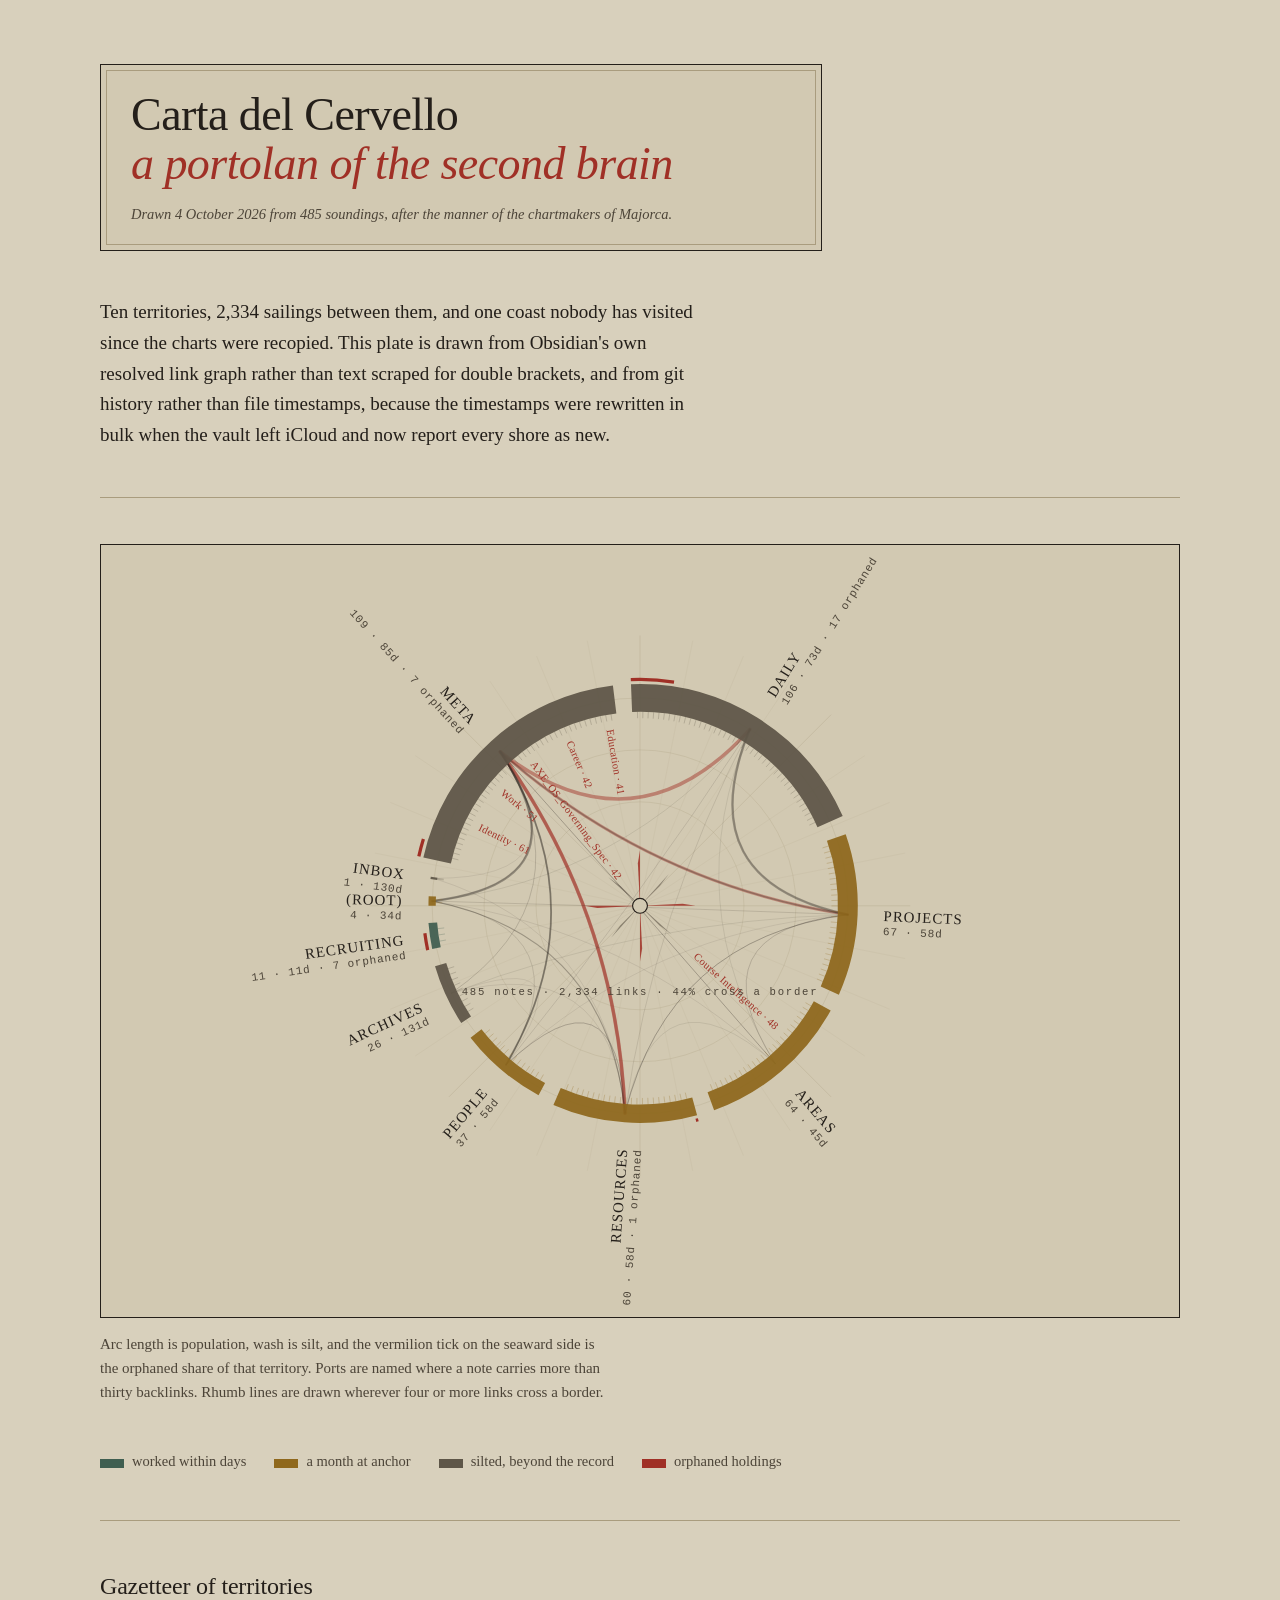
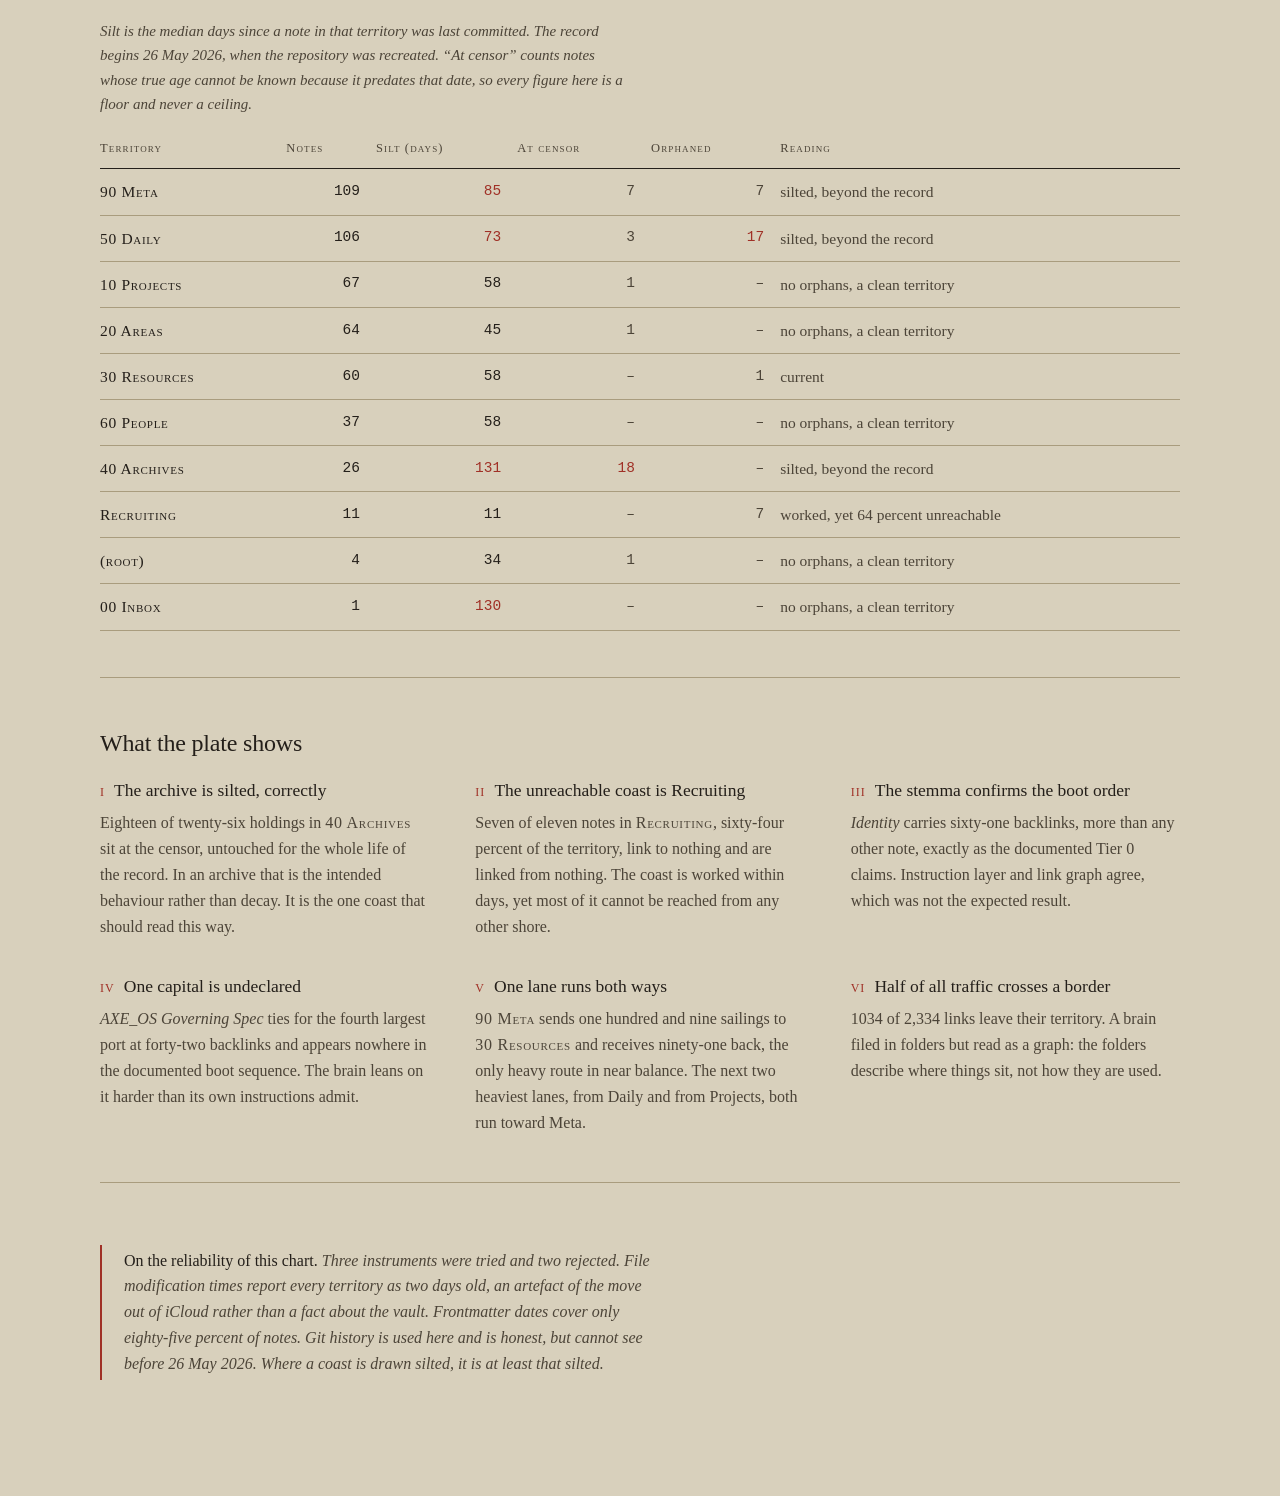
<file: demos/carta/index.html>
<!doctype html>
<html lang="en">
<head>
<meta charset="utf-8">
<meta name="viewport" content="width=device-width, initial-scale=1">
<meta name="color-scheme" content="light dark">
<meta name="description" content="Carta del Cervello: the Obsidian second brain drawn as a portolan sea chart, from its own resolved link graph and git history.">
<link rel="icon" href="data:image/svg+xml,%3Csvg xmlns='http://www.w3.org/2000/svg' viewBox='0 0 64 64'%3E%3Crect width='64' height='64' fill='%23191612'/%3E%3Ccircle cx='32' cy='32' r='22' fill='none' stroke='%23D4685A' stroke-width='3'/%3E%3Cpath d='M32 6v52M6 32h52' stroke='%23E4DBC6' stroke-width='2'/%3E%3C/svg%3E">
<title>Carta del Cervello: a portolan of the second brain</title>
<style>
  :root{
    --vellum:#D8D0BC; --ink:#241F1A; --ink-soft:#4C4438;
    --vermilion:#A03026; --verdigris:#3F5E50; --ochre:#8F681C; --silt:#5E5648;
    --rule:#A99C7E; --plate:#D2C9B2;
  }
  @media (prefers-color-scheme:dark){
    :root{ --vellum:#191612; --ink:#E4DBC6; --ink-soft:#B4A88E;
      --vermilion:#D4685A; --verdigris:#86AE97; --ochre:#DFB350; --silt:#7C7360;
      --rule:#443D31; --plate:#1F1B16; }
  }
  :root[data-theme="dark"]{ --vellum:#191612; --ink:#E4DBC6; --ink-soft:#B4A88E;
    --vermilion:#D4685A; --verdigris:#86AE97; --ochre:#DFB350; --silt:#7C7360;
    --rule:#443D31; --plate:#1F1B16; }
  :root[data-theme="light"]{ --vellum:#D8D0BC; --ink:#241F1A; --ink-soft:#4C4438;
    --vermilion:#A03026; --verdigris:#3F5E50; --ochre:#8F681C; --silt:#5E5648;
    --rule:#A99C7E; --plate:#D2C9B2; }

  body{ margin:0; background:var(--vellum); color:var(--ink);
    font-family:"Hoefler Text","Iowan Old Style","Palatino Linotype",Palatino,Georgia,serif;
    font-size:17.5px; line-height:1.62; }
  .sheet{ max-width:1080px; margin:0 auto; padding:clamp(30px,5vw,68px) clamp(20px,4vw,40px) 100px;
    display:flex; flex-direction:column; gap:46px; }

  /* title cartouche: portolan charts carry their title in a ruled panel, not a hero */
  .cartouche{ border:1.5px solid var(--ink); padding:26px 30px 24px; position:relative;
    background:var(--plate); max-width:min(100%,660px); }
  .cartouche::after{ content:""; position:absolute; inset:5px; border:.5px solid var(--rule);
    pointer-events:none; }
  .cartouche h1{ font-size:clamp(30px,5vw,46px); line-height:1.06; margin:0; font-weight:400;
    letter-spacing:-.012em; text-wrap:balance; }
  .cartouche h1 i{ color:var(--vermilion); }
  .dateline{ margin:14px 0 0; font-size:14.5px; color:var(--ink-soft); font-style:italic; }

  .standfirst{ max-width:64ch; font-size:19px; margin:0; text-wrap:pretty; }
  h2{ font-size:24px; font-weight:400; margin:0 0 .55em; letter-spacing:-.008em; }
  .rule{ height:1px; background:var(--rule); border:0; margin:0; }

  figure{ margin:0; }
  .plate-frame{ background:var(--plate); border:1px solid var(--ink); padding:10px; }
  svg{ display:block; width:100%; height:auto; }
  figcaption{ font-size:15px; color:var(--ink-soft); margin-top:14px; max-width:68ch; }

  .legend{ display:flex; flex-wrap:wrap; gap:12px 28px; font-size:14.5px; color:var(--ink-soft); }
  .legend i{ display:inline-block; width:24px; height:9px; vertical-align:middle; margin-right:8px; }

  .scroller{ overflow-x:auto; }
  table{ border-collapse:collapse; width:100%; font-size:15.5px; min-width:600px; }
  caption{ text-align:left; font-size:15px; color:var(--ink-soft); padding-bottom:12px;
    max-width:70ch; font-style:italic; }
  th,td{ text-align:left; padding:10px 16px 10px 0; border-bottom:1px solid var(--rule); }
  th{ font-size:12.5px; letter-spacing:.09em; color:var(--ink-soft); font-weight:400;
    border-bottom:1px solid var(--ink); font-variant:small-caps; }
  td.n{ text-align:right; font-family:"SF Mono",ui-monospace,Menlo,monospace;
    font-variant-numeric:tabular-nums; font-size:14.5px; }
  .terr{ font-variant:small-caps; letter-spacing:.045em; }
  .flag{ color:var(--vermilion); }
  .quiet{ color:var(--ink-soft); }

  .marginalia{ border-left:2px solid var(--vermilion); padding:3px 0 3px 22px;
    max-width:66ch; color:var(--ink-soft); font-size:16px; font-style:italic; }
  .marginalia b{ font-style:normal; color:var(--ink); font-weight:400; }
  .cols{ display:grid; grid-template-columns:repeat(auto-fit,minmax(255px,1fr)); gap:32px 46px; }
  .finding h3{ font-size:17.5px; font-weight:400; margin:0 0 .35em; }
  .finding h3 b{ color:var(--vermilion); font-weight:400; margin-right:9px; font-variant:small-caps;
    letter-spacing:.06em; }
  .finding p{ margin:0; font-size:16px; color:var(--ink-soft); }
  :focus-visible{ outline:2px solid var(--vermilion); outline-offset:3px; }
  @media (prefers-reduced-motion:no-preference){
    .rhumb{ stroke-dasharray:1600; stroke-dashoffset:1600; animation:draw 1.6s ease-out forwards; }
    @keyframes draw{ to{ stroke-dashoffset:0; } }
  }
</style>
</head>
<body>

<div class="sheet">
  <header class="cartouche">
    <h1>Carta del Cervello<br><i>a portolan of the second brain</i></h1>
    <p class="dateline">Drawn 4 October 2026 from 485 soundings, after the manner of the chartmakers
    of Majorca.</p>
  </header>

  <p class="standfirst">Ten territories, 2,334 sailings between them, and one coast nobody has
  visited since the charts were recopied. This plate is drawn from Obsidian's own resolved link
  graph rather than text scraped for double brackets, and from git history rather than file
  timestamps, because the timestamps were rewritten in bulk when the vault left iCloud and now
  report every shore as new.</p>

  <hr class="rule">

  <figure>
    <div class="plate-frame">
      <svg id="chart" viewBox="-70 0 1140 810" role="img" aria-labelledby="ct cd">
        <title id="ct">Portolan chart of the vault</title>
        <desc id="cd">Ten territories arranged around a compass rose. Arc length is note count,
        wash is silt, and the red outer tick is the orphaned share. Thirty-seven rhumb lines show
        link traffic across territory borders. Archives is drawn silted; Recruiting carries the
        largest orphaned share.</desc>
      </svg>
    </div>
    <figcaption>Arc length is population, wash is silt, and the vermilion tick on the seaward side
    is the orphaned share of that territory. Ports are named where a note carries more than thirty
    backlinks. Rhumb lines are drawn wherever four or more links cross a border.</figcaption>
  </figure>

  <div class="legend">
    <span><i style="background:var(--verdigris)"></i>worked within days</span>
    <span><i style="background:var(--ochre)"></i>a month at anchor</span>
    <span><i style="background:var(--silt)"></i>silted, beyond the record</span>
    <span><i style="background:var(--vermilion)"></i>orphaned holdings</span>
  </div>

  <hr class="rule">

  <section>
    <h2>Gazetteer of territories</h2>
    <div class="scroller">
      <table>
        <caption>Silt is the median days since a note in that territory was last committed. The
        record begins 26 May 2026, when the repository was recreated. “At censor” counts notes whose
        true age cannot be known because it predates that date, so every figure here is a floor and
        never a ceiling.</caption>
        <thead><tr>
          <th scope="col">Territory</th><th scope="col" class="n">Notes</th>
          <th scope="col" class="n">Silt (days)</th><th scope="col" class="n">At censor</th>
          <th scope="col" class="n">Orphaned</th><th scope="col">Reading</th>
        </tr></thead>
        <tbody id="gaz"></tbody>
      </table>
    </div>
  </section>

  <hr class="rule">

  <section>
    <h2>What the plate shows</h2>
    <div class="cols">
      <div class="finding"><h3><b>i</b>The archive is silted, correctly</h3>
        <p>Eighteen of twenty-six holdings in <span class="terr">40 Archives</span> sit at the
        censor, untouched for the whole life of the record. In an archive that is the intended
        behaviour rather than decay. It is the one coast that should read this way.</p></div>
      <div class="finding"><h3><b>ii</b>The unreachable coast is Recruiting</h3>
        <p>Seven of eleven notes in <span class="terr">Recruiting</span>, sixty-four percent of
        the territory, link to nothing and are linked from nothing. The coast is worked within
        days, yet most of it cannot be reached from any other shore.</p></div>
      <div class="finding"><h3><b>iii</b>The stemma confirms the boot order</h3>
        <p><i>Identity</i> carries sixty-one backlinks, more than any other note, exactly as the
        documented Tier 0 claims. Instruction layer and link graph agree, which was not the expected
        result.</p></div>
      <div class="finding"><h3><b>iv</b>One capital is undeclared</h3>
        <p><i>AXE_OS Governing Spec</i> ties for the fourth largest port at forty-two backlinks and
        appears nowhere in the documented boot sequence. The brain leans on it harder than its own
        instructions admit.</p></div>
      <div class="finding"><h3><b>v</b>One lane runs both ways</h3>
        <p><span class="terr">90 Meta</span> sends one hundred and nine sailings to
        <span class="terr">30 Resources</span> and receives ninety-one back, the only heavy route in
        near balance. The next two heaviest lanes, from Daily and from Projects, both run toward
        Meta.</p></div>
      <div class="finding"><h3><b>vi</b>Half of all traffic crosses a border</h3>
        <p>1034 of 2,334 links leave their territory. A brain filed in folders but read as a graph:
        the folders describe where things sit, not how they are used.</p></div>
    </div>
  </section>

  <hr class="rule">

  <p class="marginalia"><b>On the reliability of this chart.</b> Three instruments were tried and two
  rejected. File modification times report every territory as two days old, an artefact of the move
  out of iCloud rather than a fact about the vault. Frontmatter dates cover only eighty-five percent
  of notes. Git history is used here and is honest, but cannot see before 26 May 2026. Where a coast
  is drawn silted, it is at least that silted.</p>
</div>

<script>
const DATA={"terr": [{"name": "90 Meta", "notes": 109, "silt": 85, "cen": 7, "orph": 7, "read": "silted, beyond the record"}, {"name": "50 Daily", "notes": 106, "silt": 73, "cen": 3, "orph": 17, "read": "silted, beyond the record"}, {"name": "10 Projects", "notes": 67, "silt": 58, "cen": 1, "orph": 0, "read": "no orphans, a clean territory"}, {"name": "20 Areas", "notes": 64, "silt": 45, "cen": 1, "orph": 0, "read": "no orphans, a clean territory"}, {"name": "30 Resources", "notes": 60, "silt": 58, "cen": 0, "orph": 1, "read": "current"}, {"name": "60 People", "notes": 37, "silt": 58, "cen": 0, "orph": 0, "read": "no orphans, a clean territory"}, {"name": "40 Archives", "notes": 26, "silt": 131, "cen": 18, "orph": 0, "read": "silted, beyond the record"}, {"name": "Recruiting", "notes": 11, "silt": 11, "cen": 0, "orph": 7, "read": "worked, yet 64 percent unreachable"}, {"name": "(root)", "notes": 4, "silt": 34, "cen": 1, "orph": 0, "read": "no orphans, a clean territory"}, {"name": "00 Inbox", "notes": 1, "silt": 130, "cen": 0, "orph": 0, "read": "no orphans, a clean territory"}], "lanes": [["90 Meta", "30 Resources", 109], ["50 Daily", "90 Meta", 105], ["30 Resources", "90 Meta", 91], ["10 Projects", "90 Meta", 87], ["50 Daily", "10 Projects", 72], ["(root)", "90 Meta", 70], ["60 People", "90 Meta", 56], ["90 Meta", "10 Projects", 44], ["90 Meta", "60 People", 40], ["(root)", "30 Resources", 33], ["10 Projects", "30 Resources", 29], ["20 Areas", "90 Meta", 27], ["30 Resources", "60 People", 22], ["90 Meta", "(root)", 22], ["(root)", "60 People", 19], ["(root)", "10 Projects", 19], ["50 Daily", "60 People", 17], ["50 Daily", "30 Resources", 16], ["50 Daily", "(root)", 14], ["20 Areas", "30 Resources", 10], ["50 Daily", "20 Areas", 10], ["40 Archives", "10 Projects", 9], ["90 Meta", "40 Archives", 9], ["10 Projects", "50 Daily", 8], ["00 Inbox", "30 Resources", 7], ["20 Areas", "(root)", 7], ["20 Areas", "10 Projects", 7], ["40 Archives", "30 Resources", 7], ["10 Projects", "20 Areas", 6], ["30 Resources", "10 Projects", 6], ["60 People", "30 Resources", 6], ["10 Projects", "60 People", 5], ["30 Resources", "(root)", 5], ["40 Archives", "90 Meta", 5], ["40 Archives", "60 People", 5], ["00 Inbox", "90 Meta", 4], ["90 Meta", "20 Areas", 4]], "ports": [["Identity", 61, "90 Meta"], ["Work", 51, "90 Meta"], ["Course Intelligence", 48, "20 Areas"], ["AXE_OS_Governing_Spec", 42, "90 Meta"], ["Career", 42, "90 Meta"], ["Education", 41, "90 Meta"]]};
const NS="http://www.w3.org/2000/svg", svg=document.getElementById("chart");
const CX=500,CY=378,R=224;
const el=(t,a)=>{const n=document.createElementNS(NS,t);for(const k in a)n.setAttribute(k,a[k]);return n;};
const total=DATA.terr.reduce((s,t)=>s+t.notes,0);
let ang=-Math.PI*0.93,pos={};
DATA.terr.forEach(t=>{const span=(t.notes/total)*Math.PI*2*0.87;
  t.a0=ang;t.a1=ang+span;t.mid=ang+span/2;ang+=span+(Math.PI*2*0.13)/DATA.terr.length;
  pos[t.name]=[CX+Math.cos(t.mid)*R,CY+Math.sin(t.mid)*R];});
const wash=s=>s>=70?"var(--silt)":s>=25?"var(--ochre)":"var(--verdigris)";
const arcP=(r,a0,a1)=>`M${CX+Math.cos(a0)*r} ${CY+Math.sin(a0)*r} A${r} ${r} 0 ${a1-a0>Math.PI?1:0} 1 ${CX+Math.cos(a1)*r} ${CY+Math.sin(a1)*r}`;

const rose=el("g",{opacity:".3"});
for(let i=0;i<32;i++){const a=i*Math.PI/16;
  rose.appendChild(el("line",{x1:CX,y1:CY,x2:CX+Math.cos(a)*R*1.3,y2:CY+Math.sin(a)*R*1.3,
    stroke:"var(--rule)","stroke-width":i%4===0?1:.4}));}
svg.appendChild(rose);
[R*0.5,R*0.75,R].forEach(r=>svg.appendChild(el("circle",{cx:CX,cy:CY,r,fill:"none",
  stroke:"var(--rule)","stroke-width":.5,opacity:".55"})));

const lanes=el("g",{fill:"none","stroke-linecap":"round"});
DATA.lanes.forEach(([a,b,n],i)=>{if(!pos[a]||!pos[b])return;
  const[x1,y1]=pos[a],[x2,y2]=pos[b],mx=(x1+x2)/2,my=(y1+y2)/2,k=.3;
  const p=el("path",{d:`M${x1} ${y1} Q${CX+(mx-CX)*k} ${CY+(my-CY)*k} ${x2} ${y2}`,
    stroke:n>=84?"var(--vermilion)":"var(--ink)","stroke-width":Math.max(.55,n/28),
    opacity:(0.16+n/340).toFixed(2),class:"rhumb"});
  p.style.animationDelay=(i*42)+"ms";lanes.appendChild(p);});
svg.appendChild(lanes);

DATA.terr.forEach(t=>{
  const w=7+(t.notes/total)*104;
  svg.appendChild(el("path",{d:arcP(R,t.a0,t.a1),fill:"none",stroke:wash(t.silt),
    "stroke-width":w,"stroke-linecap":"butt",opacity:".93"}));
  // landward hatching, the portolan convention for a charted coast
  const hg=el("g",{opacity:".33"});
  const steps=Math.max(3,Math.round((t.a1-t.a0)/0.028));
  for(let i=1;i<steps;i++){const a=t.a0+(t.a1-t.a0)*(i/steps),r0=R-w/2,r1=r0-7;
    hg.appendChild(el("line",{x1:CX+Math.cos(a)*r0,y1:CY+Math.sin(a)*r0,
      x2:CX+Math.cos(a)*r1,y2:CY+Math.sin(a)*r1,stroke:wash(t.silt),"stroke-width":.85}));}
  svg.appendChild(hg);
  if(t.orph>0){const a1=t.a0+(t.a1-t.a0)*(t.orph/t.notes);
    svg.appendChild(el("path",{d:arcP(R+w/2+5,t.a0,a1),fill:"none",stroke:"var(--vermilion)",
      "stroke-width":3.5,"stroke-linecap":"butt"}));}
  const lx=CX+Math.cos(t.mid)*(R+w/2+28),ly=CY+Math.sin(t.mid)*(R+w/2+28);
  let deg=t.mid*180/Math.PI,flip=deg>90||deg<-90;
  const g=el("g",{transform:`translate(${lx} ${ly}) rotate(${flip?deg+180:deg})`});
  const a1t=el("text",{"text-anchor":flip?"end":"start",dy:".33em",fill:"var(--ink)","font-size":"16",
    "font-family":'"Hoefler Text","Iowan Old Style",Palatino,Georgia,serif',"letter-spacing":".07em"});
  a1t.textContent=t.name.replace(/^\d+\s/,"").toUpperCase();g.appendChild(a1t);
  const a2t=el("text",{"text-anchor":flip?"end":"start",dy:"1.7em",fill:"var(--ink-soft)",
    "font-size":"12","font-family":'"SF Mono",ui-monospace,Menlo,monospace',"letter-spacing":".07em"});
  a2t.textContent=`${t.notes} · ${t.silt}d`+(t.orph?` · ${t.orph} orphaned`:"");
  g.appendChild(a2t);svg.appendChild(g);});

const used={};
DATA.ports.forEach(([name,back,region])=>{
  const t=DATA.terr.find(x=>x.name===region);if(!t)return;
  const i=(used[region]=(used[region]||0)+1),den=region==="90 Meta"?5.2:3.2;
  const a=t.a0+(t.a1-t.a0)*(i/den),w=7+(t.notes/total)*104,r0=R-w/2-16;
  let deg=a*180/Math.PI,flip=deg>90||deg<-90;
  const g=el("g",{transform:`translate(${CX+Math.cos(a)*r0} ${CY+Math.sin(a)*r0}) rotate(${flip?deg+180:deg})`});
  const tx=el("text",{"text-anchor":flip?"start":"end",dy:".32em",
    fill:back>=41?"var(--vermilion)":"var(--ink)","font-size":"11.5",
    "font-family":'"Hoefler Text","Iowan Old Style",Palatino,Georgia,serif',"letter-spacing":".03em"});
  tx.textContent=name+" · "+back;g.appendChild(tx);svg.appendChild(g);});

const wr=el("g",{});
for(let i=0;i<8;i++){const a=i*Math.PI/4,L=i%2?30:60;
  wr.appendChild(el("path",{d:`M${CX} ${CY} L${CX+Math.cos(a-0.05)*46} ${CY+Math.sin(a-0.05)*46} L${CX+Math.cos(a)*L} ${CY+Math.sin(a)*L} Z`,
    fill:i%2?"var(--ink-soft)":"var(--vermilion)",opacity:i%2?".55":".85"}));}
wr.appendChild(el("circle",{cx:CX,cy:CY,r:8,fill:"var(--plate)",stroke:"var(--ink)","stroke-width":1.2}));
svg.appendChild(wr);
const cap=el("text",{x:CX,y:CY+96,"text-anchor":"middle",fill:"var(--ink-soft)","font-size":"11.5",
  "font-family":'"SF Mono",ui-monospace,Menlo,monospace',"letter-spacing":".16em"});
cap.textContent=total+" notes · 2,334 links · 44% cross a border";svg.appendChild(cap);

document.getElementById("gaz").innerHTML=DATA.terr.map(t=>`
 <tr><td class="terr">${t.name}</td><td class="n">${t.notes}</td>
 <td class="n ${t.silt>=70?"flag":""}">${t.silt}</td>
 <td class="n ${t.cen>=10?"flag":"quiet"}">${t.cen||"–"}</td>
 <td class="n ${t.orph>=10?"flag":"quiet"}">${t.orph||"–"}</td>
 <td class="quiet">${t.read}</td></tr>`).join("");
</script>
</body>
</html>
</file>
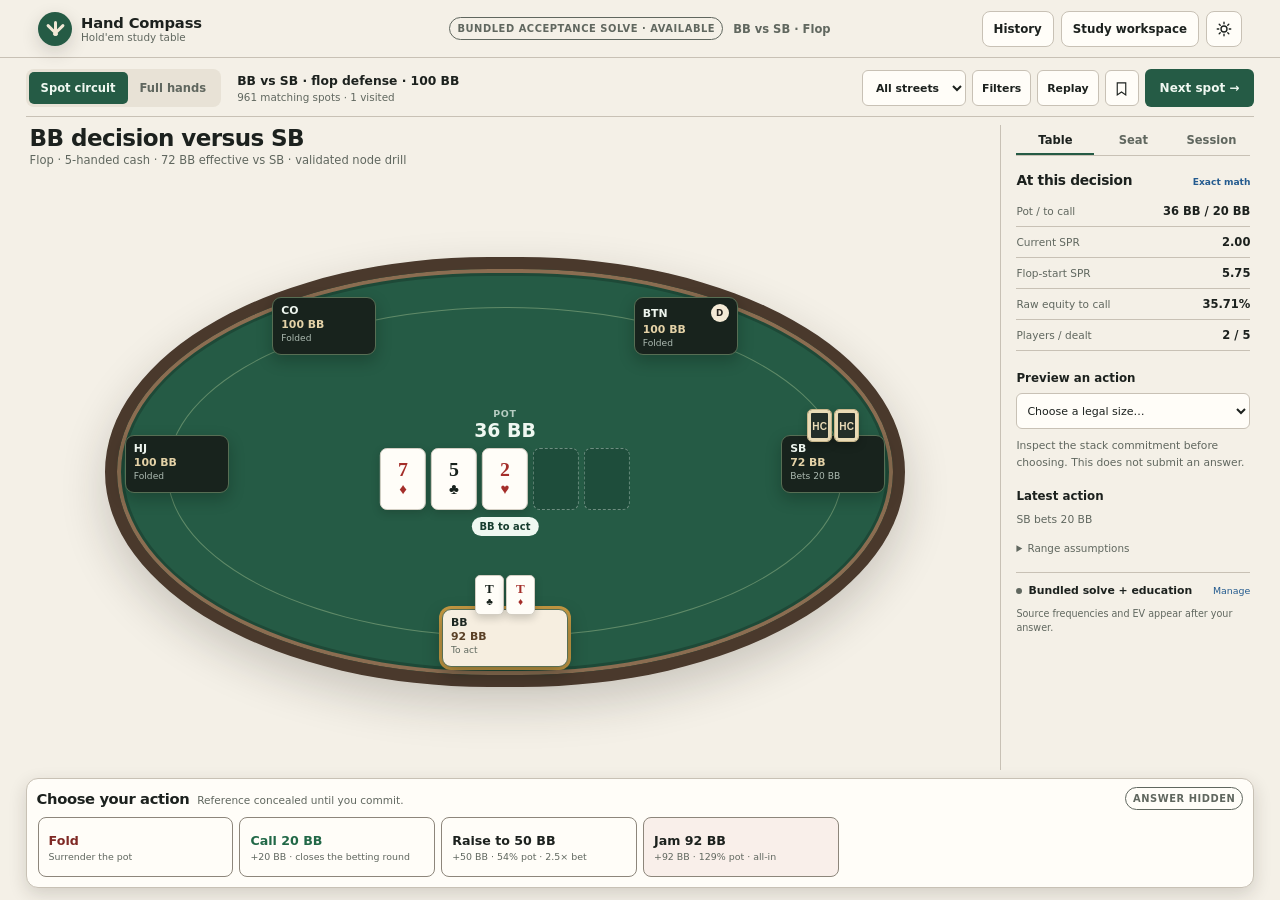
<file: demos/hand-compass/index.html>
<!doctype html>
<html lang="en">
  <head>
    <meta charset="UTF-8" />
    <meta name="viewport" content="width=device-width, initial-scale=1.0" />
    <meta
      name="description"
      content="A provenance-first Texas Hold'em decision trainer with exact legal amounts and honest strategy-source limits."
    />
    <meta name="color-scheme" content="light dark" />
    <link rel="icon" href="data:image/svg+xml,%3Csvg xmlns='http://www.w3.org/2000/svg' viewBox='0 0 32 32'%3E%3Ccircle cx='16' cy='16' r='15' fill='%23255b45'/%3E%3Cpath d='M9 21c3-8 11-8 14 0M16 7v14' fill='none' stroke='%23f4f0e7' stroke-width='2.5' stroke-linecap='round'/%3E%3C/svg%3E" />
    <title>Hand Compass — Hold'em Study Table</title>
    <script>
      /* Hosted edition: the Rust solver sidecar runs only on the author's machine.
         Refuse loopback requests up front so the browser never probes the visitor's
         own device; the app then runs on its bundled solve and labeled heuristics. */
      (function () {
        var nativeFetch = window.fetch;
        if (!nativeFetch) return;
        window.fetch = function (input, init) {
          try {
            var raw = typeof input === "string" ? input : (input && input.url) || String(input);
            var url = new URL(raw, window.location.href);
            var host = url.hostname.replace(/^\[|\]$/g, "");
            var loopback = host === "127.0.0.1" || host === "localhost" || host === "::1";
            if (loopback && url.origin !== window.location.origin) {
              return Promise.reject(new TypeError("The local solver is not part of the hosted edition."));
            }
          } catch (e) {}
          return nativeFetch.apply(this, arguments);
        };
      })();
    </script>
    <script type="module" crossorigin src="./assets/index-B9BEr7cr.js"></script>
    <link rel="stylesheet" crossorigin href="./assets/index-Cm32NT1z.css">
  </head>
  <body>
    <!--
    THESIS: The hand is studied at a real table, not inside a dashboard; the decision stays central and the answer stays concealed.
    OWN-WORLD: Deep green felt, warm paper, charcoal ink, crisp suit red, and thin ledger rules; controls are squared, compact, and tactile.
    STORY: Read the exact state, choose an engine-issued action, inspect honest evidence, then continue the same hand.
    FIRST VIEWPORT: A slim study header leads into an eight-seat oval table; legal actions sit directly beneath within thumb and keyboard reach.
    FORM: Felt-and-ledger study table, pinned by the brief; SEED: study-table-ledger-01.
    FINISH: unreviewed and undocumented is unfinished; this build ends with the finish review, the verdict, and DESIGN.md
    -->
    <div id="root"></div>
  </body>
</html>
</file>
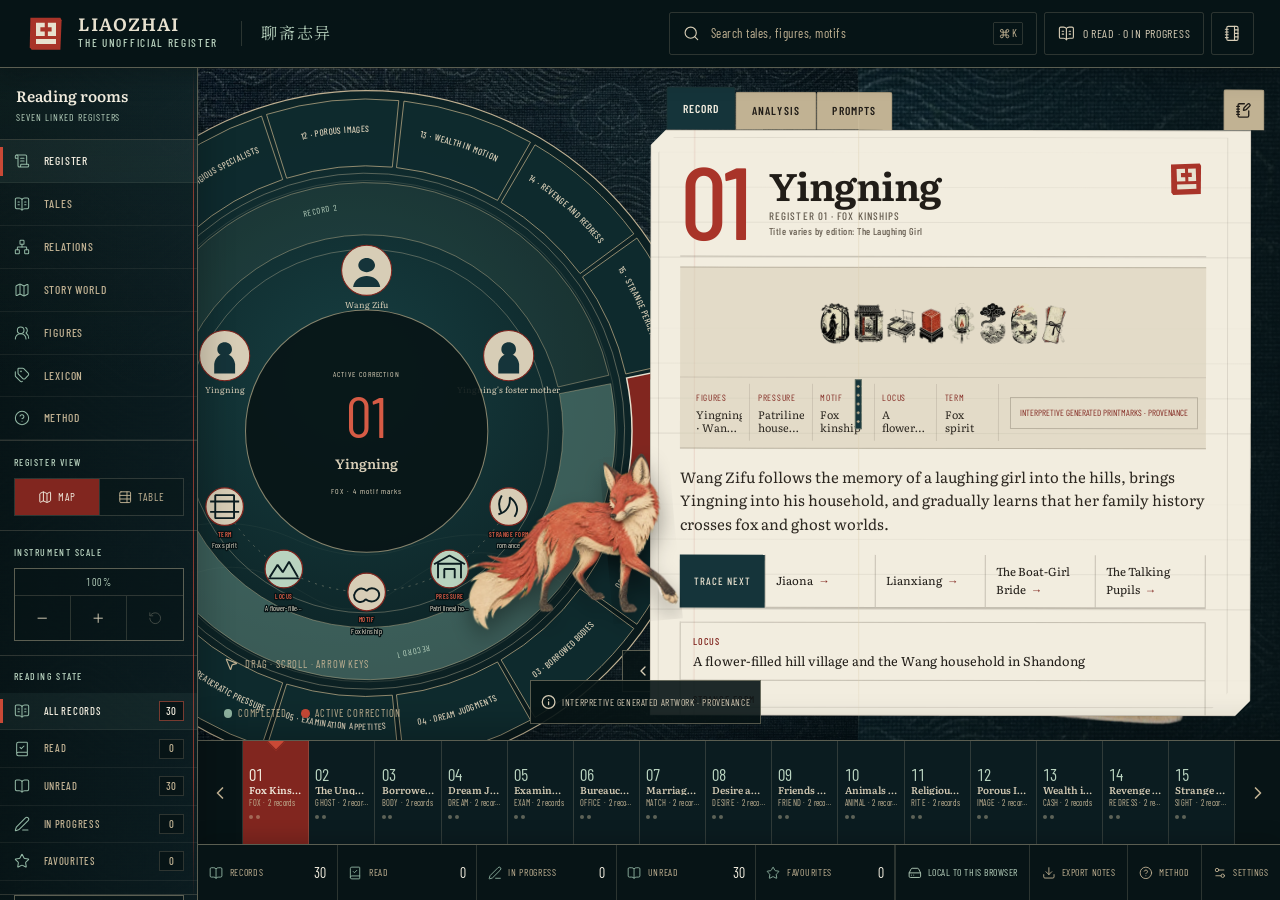
<file: demos/liaozhai/index.html>
<!doctype html>
<html lang="en">
  <head>
    <meta charset="UTF-8" />
    <meta name="viewport" content="width=device-width, initial-scale=1.0" />
    <meta name="description" content="A cross-linked reading instrument for Pu Songling's Strange Tales from a Chinese Studio." />
    <meta name="theme-color" content="#10282c" />
    <meta name="color-scheme" content="dark light" />
    <title>Liaozhai — The Unofficial Register</title>
    <link rel="icon" href="data:image/svg+xml,%3Csvg xmlns='http://www.w3.org/2000/svg' viewBox='0 0 64 64'%3E%3Crect width='64' height='64' fill='%2310282c'/%3E%3Crect x='11' y='11' width='42' height='42' fill='none' stroke='%23c94936' stroke-width='4'/%3E%3Cpath d='M20 20h24v8H28v8h16v8H20z' fill='%23d8e0cf'/%3E%3C/svg%3E" />
    <script>
      if (
        window.location.protocol === "file:" &&
        document.documentElement.dataset.standalone !== "true"
      ) {
        window.location.replace(new URL("./standalone/index.html", window.location.href).href);
      }
    </script>
    <script type="module" crossorigin src="./assets/index-Bt9CjKCr.js"></script>
    <link rel="stylesheet" crossorigin href="./assets/index-WFBfG_cs.css">
  </head>
  <body>
    <!--
    THESIS: The strange enters as evidence inside an official register; this surface refuses both generic gothic spectacle and any inherited celestial-book skin.
    OWN-WORLD: Indigo docket cloth, lampblack cells, cool record leaves, celadon spirit layers, clipped paper, and decisive cinnabar corrections govern every control and state.
    STORY: Turn fifteen editorial registers, open one representative tale, then trace its figures, pressures, motifs, places, terms, and adjacent records without losing position.
    FIRST VIEWPORT: A cropped monumental concentric register owns the left field; a corrected dossier overlaps it on the right; the complete fifteen-slip route stays visible below.
    FORM: The Red-Correction Register, third grounded direction, seed 76522a93; Comp B overlap combined with Comp A rail.
    FINISH: unreviewed and undocumented is unfinished; this build ends with the finish review, the verdict, and DESIGN.md
    -->
    <div id="root"></div>
  </body>
</html>
</file>
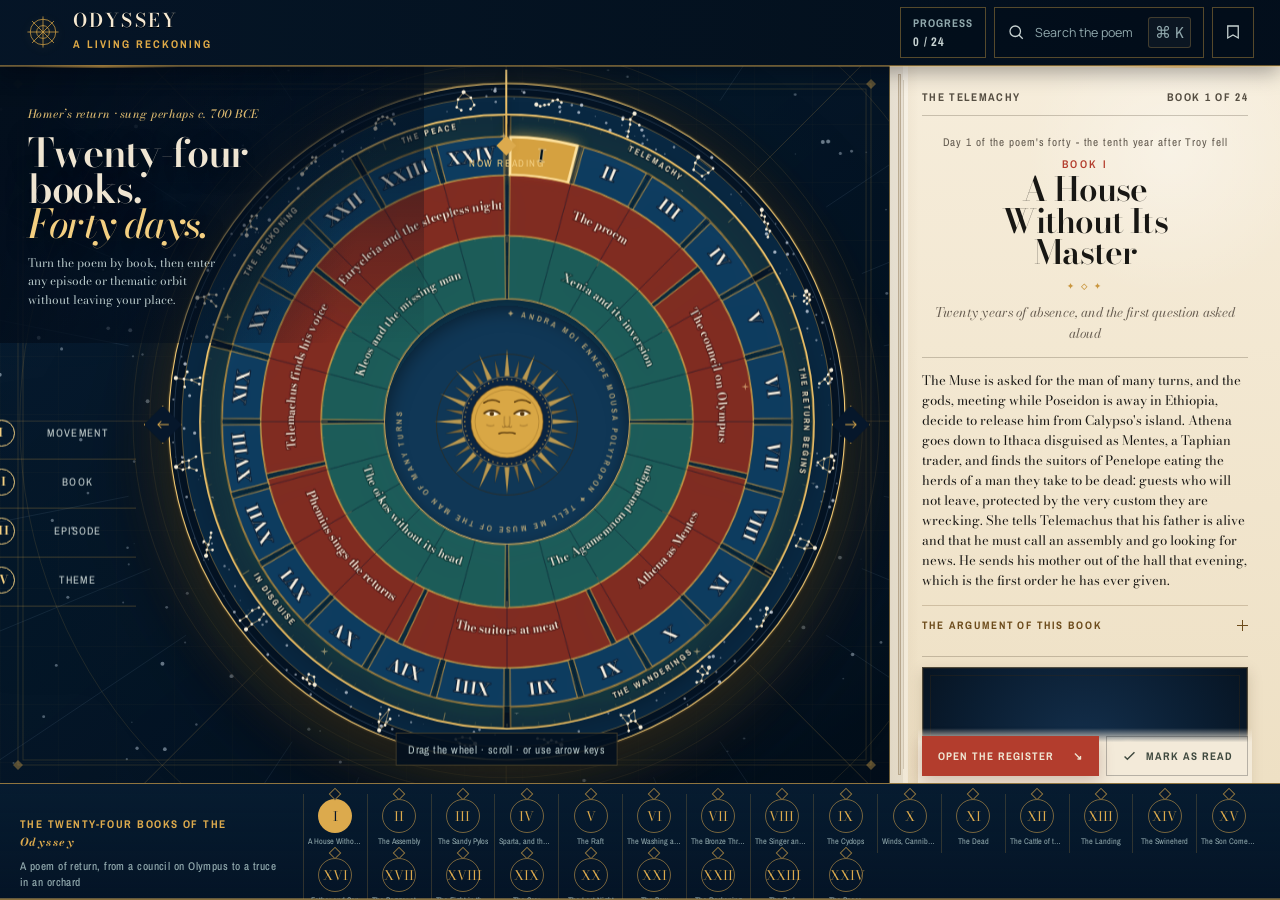
<file: demos/odyssey/index.html>
<!doctype html>
<!--
THESIS: Homer's return becomes a working instrument: a monumental volvelle for the twenty-four books, a vellum console for reading, and a stemma for every house the poem names.
OWN-WORLD: Wine-dark water, bronze linework, terracotta, sea-green, engraved star figures, concentric geometry, and quiet parchment reading sheets.
STORY: Turn the whole poem, pass through its six movements, select a book, then trace its episodes, figures, recognitions, terminology, and cross-book relations.
FIRST VIEWPORT: A museum-scale four-ring volvelle and its inscriptions own two thirds of the field; the selected book opens on a live parchment folio; persistent progress and the 24-book rail remain visible.
FORM: Grand Synthesis — the split reading instrument, the whole-poem overture, and the dense register composed as one continuous zoom from poem to figure.
-->
<html lang="en">
<head>
  <meta charset="utf-8">
  <meta name="viewport" content="width=device-width, initial-scale=1">
  <meta name="description" content="An interactive reckoning and reading companion for all twenty-four books of Homer's Odyssey.">
  <meta name="theme-color" content="#0e1c2e">
  <title>Odyssey — A Living Reckoning</title>

  <meta property="og:type" content="website">
  <meta property="og:site_name" content="Odyssey — A Living Reckoning">
  <meta property="og:title" content="Odyssey — A Living Reckoning">
  <meta property="og:description" content="An interactive reading companion for all twenty-four books of Homer's Odyssey: a turning instrument for the poem's forty days, generation-ranked descent charts for every house, and a plain account of all 185 episodes.">
  <meta name="twitter:card" content="summary_large_image">
  <meta name="twitter:title" content="Odyssey — A Living Reckoning">
  <meta name="twitter:description" content="A turning instrument for Homer's twenty-four books: the reckoning of days, descent charts, and a plain account of all 185 episodes.">
  <link rel="icon" href="data:image/svg+xml,%3Csvg xmlns='http://www.w3.org/2000/svg' viewBox='0 0 64 64'%3E%3Crect width='64' height='64' fill='%230e1c2e'/%3E%3Ccircle cx='32' cy='32' r='22' fill='none' stroke='%23dfa63f' stroke-width='3'/%3E%3Cpath d='M32 7v50M7 32h50M14 14l36 36M50 14 14 50' stroke='%23dfa63f'/%3E%3C/svg%3E">
  <link rel="preconnect" href="https://fonts.googleapis.com">
  <link rel="preconnect" href="https://fonts.gstatic.com" crossorigin>
  <link href="https://fonts.googleapis.com/css2?family=Archivo+Narrow:wght@500;600;700&family=Bodoni+Moda:opsz,wght@6..96,500;6..96,600;6..96,700&family=Manrope:wght@400;500;600;700&display=swap" rel="stylesheet">
  <script type="module" crossorigin src="./assets/index-C8NzgVnD.js"></script>
  <link rel="stylesheet" crossorigin href="./assets/index-CH8X0kqS.css">
</head>
<body>
  <a class="skip-link" href="#reading-console">Skip to current book</a>

  <header class="masthead">
    <a class="brand" href="#instrument" data-workspace-link="instrument" aria-label="Return to the Homeric instrument">
      <svg class="brand-mark" viewBox="0 0 48 48" aria-hidden="true">
        <circle cx="24" cy="24" r="18"/><circle cx="24" cy="24" r="9"/>
        <path d="M24 2v44M2 24h44M8.5 8.5l31 31M39.5 8.5l-31 31"/>
      </svg>
      <span><strong>Odyssey</strong><small>A living reckoning</small></span>
    </a>
    <nav class="primary-nav" aria-label="Primary workspaces">
      <a href="#instrument" data-workspace-link="instrument" aria-current="page">Instrument</a>
      <a href="#reckoning" data-workspace-link="reckoning">Reckoning</a>
      <a href="#stemma" data-workspace-link="stemma">Stemma</a>
      <a href="#register" data-workspace-link="register">Register</a>
      <a href="#lexicon" data-workspace-link="lexicon">Lexicon</a>
      <a href="#method" data-workspace-link="method">Method</a>
    </nav>
    <div class="masthead-actions">
      <a class="masthead-progress" href="#reckoning" data-workspace-link="reckoning" aria-label="Reading progress: 0 of 24 books read">
        <span>Progress</span>
        <strong id="header-progress-count">0 / 24</strong>
        <i aria-hidden="true"></i>
      </a>
      <button class="search-trigger" type="button" data-open-search aria-haspopup="dialog" aria-label="Search the poem">
        <svg viewBox="0 0 24 24" aria-hidden="true"><circle cx="11" cy="11" r="7"/><path d="m16 16 5 5"/></svg>
        <span>Search the poem</span><kbd>⌘ K</kbd>
      </button>
      <button class="icon-button" type="button" data-open-notes aria-haspopup="dialog">
        <svg viewBox="0 0 24 24" aria-hidden="true"><path d="M5 4h14v16l-7-4-7 4z"/></svg>
        <span class="sr-only">Open reading notes</span>
      </button>
    </div>
  </header>

  <main id="top">
    <section id="instrument" class="hero workspace-layer is-active" data-workspace="instrument" aria-labelledby="page-title">
      <div class="instrument-side">
        <!-- The ground the instrument is mounted on: rhumb lines off the
             wheel's own centre, arcs implying a far larger plate, and a fixed
             sky. Inert, behind everything, and drawn from the same geometry
             as the volvelle so the page reads as one object. -->
        <svg class="instrument-field" id="instrument-field" viewBox="0 0 1200 900"
             preserveAspectRatio="xMidYMid slice" aria-hidden="true" focusable="false"></svg>
        <div class="hero-intro">
          <p class="hero-kicker">Homer’s return · sung perhaps c. 700 BCE</p>
          <h1 id="page-title">Twenty-four books.<br><em>Forty days.</em></h1>
          <p class="hero-deck">Turn the poem by book, then enter any episode or thematic orbit without leaving your place.</p>
        </div>

        <div class="volvelle-shell" data-volvelle>
          <div class="oracular-sparks" aria-hidden="true">
            <i></i><i></i><i></i><i></i><i></i><i></i><i></i><i></i><i></i><i></i><i></i><i></i>
          </div>
          <div class="instrument-key" aria-label="The four working rings">
            <button type="button" data-ring-guide="era" aria-label="Open the reckoning by movement"><b>I</b><span>Movement</span></button>
            <button type="button" data-ring-guide="book" aria-label="Show the current book alignment"><b>II</b><span>Book</span></button>
            <button type="button" data-ring-guide="episode" aria-label="Open the first episode in this book"><b>III</b><span>Episode</span></button>
            <button type="button" data-ring-guide="theme" aria-label="Open the first theme in this book"><b>IV</b><span>Theme</span></button>
          </div>
          <div class="meridian" aria-hidden="true"><i></i><span>NOW READING</span></div>
          <svg id="volvelle" class="volvelle" viewBox="0 0 800 800" role="group" aria-label="Interactive wheel of the twenty-four books">
            <defs>
              <filter id="insetShadow" x="-20%" y="-20%" width="140%" height="140%">
                <feDropShadow dx="0" dy="10" stdDeviation="12" flood-color="#020813" flood-opacity=".55"/>
              </filter>
              <radialGradient id="plateWash" cx="50%" cy="42%" r="62%">
                <stop offset="0%" stop-color="#17415f" stop-opacity=".85"/>
                <stop offset="62%" stop-color="#0f2b45" stop-opacity=".55"/>
                <stop offset="100%" stop-color="#050e1c" stop-opacity=".9"/>
              </radialGradient>
              <path id="topArc" d="M 120 400 A 280 280 0 0 1 680 400"/>
            </defs>

            <!-- Layer 1 · static ornament. Inert, and hidden from assistive tech. -->
            <g class="ornament-layer" aria-hidden="true" pointer-events="none">
              <circle cx="400" cy="400" r="392" class="astral-edge"/>
              <circle cx="400" cy="400" r="377" class="astral-field" fill="url(#plateWash)"/>
              <g id="ornament-meridians" class="ornament-meridians"></g>
              <g id="ornament-stars" class="ornament-stars"></g>
              <g id="ornament-catasterisms" class="ornament-catasterisms"></g>
              <circle cx="400" cy="400" r="356" class="plate-edge"/>
              <circle cx="400" cy="400" r="330" class="plate-field"/>
              <circle cx="400" cy="400" r="286" class="plate-ring"/>
              <circle cx="400" cy="400" r="216" class="plate-ring"/>
              <circle cx="400" cy="400" r="142" class="plate-ring"/>
            </g>

            <!-- Layer 2 · dynamic bands, labels, and selection state. -->
            <g class="wheel-layer" filter="url(#insetShadow)">
              <g id="era-ring"></g>
              <g id="book-ring"></g>
              <g id="episode-ring"></g>
              <g id="motif-ring"></g>
              <!-- Ticks and spokes ride above the bands so the engraved scale
                   reads across them instead of being covered by the fills. -->
              <g id="ornament-ticks" class="ornament-ticks" aria-hidden="true" pointer-events="none"></g>
              <g id="ornament-spokes" class="ornament-spokes" aria-hidden="true" pointer-events="none"></g>
              <g id="ornament-era-labels" class="ornament-era-labels" aria-hidden="true" pointer-events="none"></g>
            </g>

            <!-- Layer 3 · the sun medallion, generated once from parameters. -->
            <g id="ornament-sun" class="ornament-sun" aria-hidden="true" pointer-events="none"></g>
          </svg>
          <button class="orbis-trigger" type="button" data-workspace-link="nostos" aria-label="Open the whole-poem overture">
            <span>Whole poem</span>
            <small>Open the nostos</small>
          </button>
          <button class="wheel-step wheel-step--prev" type="button" data-step="-1" aria-label="Previous book">←</button>
          <button class="wheel-step wheel-step--next" type="button" data-step="1" aria-label="Next book">→</button>
          <p class="wheel-instruction">Drag the wheel · scroll · or use arrow keys</p>
        </div>
      </div>

      <!-- The reader decides how the instrument and the reading share the page.
           The grip is a real separator, not decoration: drag it, or focus it
           and use the arrow keys. -->
      <div class="pane-grip pane-grip--hero" role="separator" tabindex="0"
           aria-orientation="vertical" aria-label="Resize the reading panel"
           data-grip="hero" data-grip-property="--console-width" data-grip-edge="right"
           data-grip-min="360" data-grip-reserve="520" title="Drag to resize · double-click to reset"></div>
      <aside id="reading-console" class="reading-console" aria-live="polite" aria-atomic="true">
        <div class="console-registration">
          <span id="console-era">The Telemachy</span>
          <span id="console-progress-label">Book 1 of 24</span>
        </div>
        <div class="console-heading">
          <p id="console-date">Day 1 of the poem’s forty</p>
          <h2><span id="console-book">Book I</span><strong id="console-title">A House Without Its Master</strong></h2>
          <p id="console-lens">Twenty years of absence, and the first question asked aloud</p>
        </div>
        <div class="console-summary">
          <p id="console-summary"></p>
          <details class="console-reading">
            <summary><span>The argument of this book</span><i aria-hidden="true"></i></summary>
            <div class="console-reading-body">
              <p id="console-argument"></p>
              <p class="console-reading-note" id="console-structure"></p>
              <div class="console-movements">
                <span class="console-label">How it is put together</span>
                <ol id="console-movements"></ol>
              </div>
              <p class="console-reading-note"><b>What returns.</b> <span id="console-change-argument"></span></p>
              <p class="console-reading-note"><b>What it hands on.</b> <span id="console-hands-on"></span></p>
              <div class="console-commentary">
                <p><b>Who is telling it.</b> <span id="console-voices"></span></p>
                <p><b>What it is written against.</b> <span id="console-against"></span></p>
                <p><b>The difficulty.</b> <span id="console-crux"></span></p>
                <p><b>Afterlife.</b> <span id="console-afterlife"></span></p>
              </div>
              <p class="console-extent" id="console-extent"></p>
            </div>
          </details>
        </div>
        <figure class="console-plate console-plate--sky">
          <div class="console-plate-frame">
            <svg id="console-sky" class="console-sky" viewBox="0 0 100 100" preserveAspectRatio="xMidYMid meet" role="img" aria-labelledby="console-sky-title">
              <title id="console-sky-title">The constellation this book carries</title>
            </svg>
            <span aria-hidden="true">SKY <i id="console-plate-number">I</i></span>
          </div>
          <figcaption>
            <span id="console-plate-caption">Ursa Major · the Wain</span>
            <em id="console-plate-claim"></em>
          </figcaption>
        </figure>
        <div class="transformation-focus">
          <span>Recognition in focus</span>
          <strong id="console-transformation"></strong>
          <p id="console-transformation-note"></p>
        </div>
        <div class="console-cast">
          <span class="console-label">Principal figures</span>
          <ul id="console-cast"></ul>
        </div>
        <div class="console-theme-map">
          <span class="console-label">Theme lenses</span>
          <nav id="console-themes" aria-label="Open a theme lens"></nav>
        </div>
        <div class="console-actions">
          <button class="primary-button" type="button" data-jump-detail>
            Open the register
            <span aria-hidden="true">↘</span>
          </button>
          <button class="mark-button" type="button" data-mark-read aria-pressed="false" aria-label="Mark Book I as read">
            <svg viewBox="0 0 24 24" aria-hidden="true"><path d="m5 12 4 4L19 6"/></svg>
            <span>Mark as read</span>
          </button>
        </div>
        <div class="console-progress">
          <div><span>Reading progress</span><strong id="progress-count">0 / 24</strong></div>
          <div class="progress-track" role="progressbar" aria-label="Books read" aria-valuemin="0" aria-valuemax="24" aria-valuenow="0"><i></i></div>
        </div>
      </aside>
      <aside id="focus-folio" class="focus-folio" aria-hidden="true" aria-labelledby="focus-folio-title">
        <button class="focus-folio-close" type="button" data-close-focus aria-label="Return to the book folio">×</button>
        <div class="focus-folio-aureole" aria-hidden="true"><i></i><i></i><i></i></div>
        <div class="focus-folio-register">
          <span id="focus-folio-kind">Episode III</span>
          <span id="focus-folio-book">Book I · A House Without Its Master</span>
        </div>
        <div class="focus-folio-body">
          <p id="focus-folio-index">Selected episode</p>
          <h2 id="focus-folio-title">The proem</h2>
          <div class="focus-folio-locus">
            <span>Scene</span>
            <strong id="focus-folio-locus">Olympus, and the hall of Odysseus</strong>
          </div>
          <p id="focus-folio-summary"></p>
          <!-- The plain register, and the one that comes first: every key
               point of the episode in the order Homer puts them, with the
               recognition stated rather than implied. The interpretive
               reading follows it. -->
          <div class="focus-folio-beats" id="focus-folio-beats-block">
            <span>What happens</span>
            <ol id="focus-folio-beats"></ol>
          </div>
          <div class="focus-folio-reading" id="focus-folio-reading-block">
            <span>The episode in full</span>
            <p id="focus-folio-reading"></p>
            <div class="focus-folio-hinge">
              <p><b>The hinge.</b> <span id="focus-folio-turn"></span></p>
              <p><b>What it leaves.</b> <span id="focus-folio-after"></span></p>
            </div>
            <div class="focus-folio-commentary" id="focus-folio-commentary">
              <p><b>Sources.</b> <span id="focus-folio-sources"></span></p>
              <p><b>Craft.</b> <span id="focus-folio-craft"></span></p>
              <p><b>Afterlife.</b> <span id="focus-folio-afterlife"></span></p>
            </div>
          </div>
          <div class="focus-folio-change">
            <span>The turn</span>
            <strong id="focus-folio-change"></strong>
            <p id="focus-folio-note"></p>
          </div>
          <section class="focus-folio-relations">
            <div>
              <span>Figures in this orbit</span>
              <ul id="focus-folio-cast"></ul>
            </div>
            <div>
              <span>Related lenses</span>
              <ul id="focus-folio-themes"></ul>
            </div>
          </section>
          <section class="focus-folio-study" aria-label="Episode study apparatus">
            <article>
              <span>Motifs to follow</span>
              <div id="focus-folio-motifs" class="focus-folio-inscriptions"></div>
            </article>
            <article>
              <span>Terms in play</span>
              <div id="focus-folio-terms" class="focus-folio-inscriptions"></div>
            </article>
            <article class="focus-folio-classical">
              <span>Classical thread</span>
              <strong id="focus-folio-tie-title"></strong>
              <p id="focus-folio-tie"></p>
            </article>
            <article class="focus-folio-questions">
              <span>Close-reading prompts</span>
              <ol id="focus-folio-questions"></ol>
            </article>
            <article class="focus-folio-continuity">
              <span>Narrative continuity</span>
              <div id="focus-folio-continuity"></div>
            </article>
          </section>
        </div>
        <footer class="focus-folio-actions">
          <button type="button" data-focus-prev>← Previous</button>
          <button type="button" data-focus-atlas>Open full record ↗</button>
          <button type="button" data-focus-next>Next →</button>
        </footer>
      </aside>
      <div class="hero-book-strip" aria-label="Jump to a book">
        <div>
          <span>The twenty-four books of the <em>Odyssey</em></span>
          <small>A poem of return, from a council on Olympus to a truce in an orchard</small>
        </div>
        <nav id="hero-book-nav"></nav>
      </div>
    </section>

    <section id="stemma" class="stemma workspace-layer" data-workspace="stemma" aria-labelledby="stemma-title" aria-hidden="true">
      <button class="workspace-return" type="button" data-workspace-link="instrument">← Return to instrument</button>
      <header class="section-heading section-heading--split">
        <div>
          <p class="section-kicker">Stemma · descent and register</p>
          <h2 id="stemma-title">The houses of the poem</h2>
        </div>
        <p>Every named figure carries three names — Greek, Latin, and the epithet Homer actually uses — a recorded descent, and a note on what it is doing in the book you are reading.</p>
      </header>
      <div class="stemma-toolbar atlas-toolbar">
        <label for="stemma-book-select">Current book</label>
        <select id="stemma-book-select"></select>
        <div class="stemma-scope" role="group" aria-label="How much of the poem to show">
          <button type="button" data-stemma-scope="book" aria-pressed="true">This book</button>
          <button type="button" data-stemma-scope="house" aria-pressed="false">Whole house</button>
          <button type="button" data-stemma-scope="poem" aria-pressed="false">Whole poem</button>
        </div>
        <p class="stemma-toolbar-note">Each row is one generation, counted from the founder. Charts reach four generations; descent Homer never records appears in the list rather than the diagram.</p>
      </div>
      <section id="master-genealogy" class="master-genealogy" aria-labelledby="master-title" hidden>
        <header class="master-head">
          <div>
            <p class="section-kicker">Master genealogy</p>
            <h3 id="master-title">Every named figure in the poem</h3>
            <p id="master-summary"></p>
          </div>
          <label class="master-filter">
            <span class="sr-only">Filter the master genealogy</span>
            <svg viewBox="0 0 24 24" aria-hidden="true"><circle cx="11" cy="11" r="7"/><path d="m16 16 5 5"/></svg>
            <input id="master-filter" type="search" autocomplete="off" placeholder="Filter by name, Greek, Latin, or house…">
          </label>
        </header>
        <div id="master-bands" class="master-bands"></div>
      </section>
      <div class="stemma-stage">
        <div class="pane-grip pane-grip--rail" role="separator" tabindex="0"
             aria-orientation="vertical" aria-label="Resize the house list"
             data-grip="stemma-rail" data-grip-property="--stemma-rail" data-grip-edge="left"
             data-grip-min="140" data-grip-reserve="620" title="Drag to resize · double-click to reset"></div>
        <div class="pane-grip pane-grip--list" role="separator" tabindex="0"
             aria-orientation="vertical" aria-label="Resize the figure list"
             data-grip="stemma-list" data-grip-property="--stemma-list" data-grip-edge="right"
             data-grip-min="220" data-grip-reserve="560" title="Drag to resize · double-click to reset"></div>
        <nav class="stemma-houses" id="stemma-houses" aria-label="Houses in this book"></nav>
        <div class="stemma-plate">
          <div class="stemma-plate-head">
            <div>
              <p class="eyebrow" id="stemma-house-latin"></p>
              <h3 id="stemma-house-name"></h3>
            </div>
            <p id="stemma-house-note"></p>
          </div>
          <div class="stemma-chart-bar">
            <p id="stemma-generations" class="stemma-generations"></p>
            <ol id="stemma-key" class="stemma-key" aria-label="What each row means"></ol>
          </div>
          <div class="stemma-scroll" tabindex="0" role="group" aria-label="Descent chart, scrollable">
            <svg id="stemma-svg" class="stemma-svg" viewBox="-460 -260 920 520" role="group" aria-labelledby="stemma-svg-title">
              <title id="stemma-svg-title">Descent chart for the selected house. Each row is one generation.</title>
              <defs id="stemma-defs"></defs>
              <g id="stemma-registers" class="stemma-registers" aria-hidden="true"></g>
              <g id="stemma-edges" class="stemma-edges" aria-hidden="true"></g>
              <g id="stemma-nodes" class="stemma-nodes"></g>
              <g id="stemma-rubric" class="stemma-rubric" aria-hidden="true"></g>
            </svg>
          </div>
          <div class="plate-zoom" role="group" aria-label="Stemma zoom">
            <button type="button" data-stemma-zoom="out" aria-label="Draw back from the chart">−</button>
            <button type="button" data-stemma-zoom="in" aria-label="Close on the chart">+</button>
            <label class="sr-only" for="stemma-zoom-range">Plate size</label>
            <input id="stemma-zoom-range" class="plate-zoom-range" type="range"
              min="12" max="300" step="1" value="100">
            <button type="button" data-stemma-zoom="fit">Fit the house</button>
            <button type="button" data-stemma-zoom="reset">Full size</button>
            <span id="stemma-zoom-note" class="plate-zoom-note"></span>
          </div>
          <p id="stemma-empty" class="stemma-empty" hidden>Homer records no descent inside this house — its figures enter the poem without a line. They are listed in full beside the chart.</p>
          <p class="stemma-hint"><b>Each row is one generation.</b> The bronze bracket is descent: it falls from a marriage to a bar the children hang from, and is dashed where a line skips a generation. The red rule joins a married pair; someone who married into the poem stands on their partner’s row. Hover or tab to a figure to light its whole line.</p>
        </div>
        <div class="stemma-list-wrap">
          <h3 class="stemma-list-title">Every figure in this book <span id="stemma-count"></span></h3>
          <ul class="stemma-list" id="stemma-list"></ul>
        </div>
      </div>
    </section>

    <section id="nostos" class="orbis-overture workspace-layer" data-workspace="nostos" aria-labelledby="nostos-title" aria-hidden="true">
      <button class="workspace-return" type="button" data-workspace-link="instrument">← Return to instrument</button>
      <div class="orbis-sticky">
        <div class="orbis-rings" aria-hidden="true"><i></i><i></i><i></i><i></i><i></i></div>
        <div class="orbis-copy">
          <span>Book order is the fixed axis</span>
          <h2 id="nostos-title">Ándra moi énnepe,<br><em>Moûsa.</em></h2>
          <p>Tell me of the man, Muse. Homer makes the whole poem depend on a request for information — and then spends four books withholding its subject, and four more letting him describe himself.</p>
        </div>
        <div id="orbis-era-ribbon" class="orbis-era-ribbon" aria-label="Six movements of the poem"></div>
      </div>
    </section>

    <section id="reckoning" class="chronology workspace-layer" data-workspace="reckoning" aria-labelledby="reckoning-title" aria-hidden="true">
      <button class="workspace-return" type="button" data-workspace-link="instrument">← Return to instrument</button>
      <header class="section-heading section-heading--split">
        <div>
          <p class="section-kicker">The reckoning of days</p>
          <h2 id="reckoning-title">Forty days, holding ten years</h2>
        </div>
        <p>The Odyssey’s present action runs about forty days. Almost half the poem happens inside four of them, and the ten years of wandering are told in a single evening by the only man who saw them.</p>
      </header>
      <div class="anchor-line" aria-label="Fixed points in the poem's own reckoning">
        <div><span>Troy falls</span><strong>Ten years before Book I</strong></div>
        <div><span>Odysseus on Ogygia</span><strong>Seven of those years</strong></div>
        <div><span>The poem opens</span><strong>Day 1 · a council on Olympus</strong></div>
        <div><span>The wanderings told</span><strong>Night of Day 34</strong></div>
        <div><span>The bow</span><strong>Day 39 · the feast of Apollo</strong></div>
      </div>
      <div class="book-rail-wrap">
        <button class="rail-nudge rail-nudge--left" type="button" aria-label="Scroll books left">←</button>
        <div id="book-rail" class="book-rail" tabindex="0" aria-label="Twenty-four-book reckoning"></div>
        <button class="rail-nudge rail-nudge--right" type="button" aria-label="Scroll books right">→</button>
      </div>
      <div id="era-bands" class="era-bands"></div>
    </section>

    <section id="register" class="atlas workspace-layer" data-workspace="register" aria-labelledby="register-title" aria-hidden="true">
      <button class="workspace-return" type="button" data-workspace-link="instrument">← Return to instrument</button>
      <header class="section-heading">
        <p class="section-kicker">The reader’s register</p>
        <h2 id="register-title">Every return leaves a relation</h2>
        <p class="section-intro">Use the concordance for recurrence, and the four reading lenses for close study of the open book.</p>
      </header>
      <div id="concordance" class="scholar-grid scholar-grid--pair">
        <aside class="scholar-book-index" aria-label="Books in the poem">
          <header><span>Books I–XXIV</span><strong>24</strong></header>
          <div id="scholar-book-list"></div>
          <div class="scholar-progress"><span>Your progress</span><strong id="scholar-progress-count">0 / 24</strong><i></i></div>
        </aside>
        <aside class="concordance-panel" aria-labelledby="concordance-title">
          <header>
            <span>Names &amp; recurrences</span>
            <h3 id="concordance-title">Entity concordance</h3>
            <label>
              <svg viewBox="0 0 24 24" aria-hidden="true"><circle cx="11" cy="11" r="7"/><path d="m16 16 5 5"/></svg>
              <input id="concordance-search" type="search" placeholder="Trace a figure…">
            </label>
          </header>
          <nav id="concordance-filters" aria-label="Concordance filters"></nav>
          <div id="concordance-results"></div>
        </aside>
      </div>
      <div class="atlas-toolbar" aria-label="Book detail controls">
        <label for="atlas-book-select">Current book</label>
        <select id="atlas-book-select"></select>
        <div class="view-tabs" role="tablist" aria-label="Study lens">
          <button id="tab-episodes" role="tab" aria-selected="true" aria-controls="panel-episodes" data-tab="episodes">Episodes</button>
          <button id="tab-cast" role="tab" aria-selected="false" aria-controls="panel-cast" data-tab="cast">Cast</button>
          <button id="tab-themes" role="tab" aria-selected="false" aria-controls="panel-themes" data-tab="themes">Themes &amp; terms</button>
          <button id="tab-ties" role="tab" aria-selected="false" aria-controls="panel-ties" data-tab="ties">Classical ties</button>
        </div>
      </div>
      <div class="atlas-stage">
        <aside class="atlas-index" aria-label="Book orientation">
          <div class="atlas-book-number" id="atlas-number">I</div>
          <p id="atlas-era">The Telemachy</p>
          <h3 id="atlas-title-label">A House Without Its Master</h3>
          <dl>
            <div><dt>Movement</dt><dd id="atlas-date"></dd></div>
            <div><dt>Primary setting</dt><dd id="atlas-setting"></dd></div>
            <div><dt>Episodes</dt><dd id="atlas-count"></dd></div>
          </dl>
          <button class="note-button" type="button" data-note-current>Add a reading note</button>
        </aside>
        <div class="atlas-content">
          <section id="panel-episodes" role="tabpanel" aria-labelledby="tab-episodes"></section>
          <section id="panel-cast" role="tabpanel" aria-labelledby="tab-cast" hidden></section>
          <section id="panel-themes" role="tabpanel" aria-labelledby="tab-themes" hidden></section>
          <section id="panel-ties" role="tabpanel" aria-labelledby="tab-ties" hidden></section>
        </div>
      </div>
    </section>

    <section id="lexicon" class="lexicon workspace-layer" data-workspace="lexicon" aria-labelledby="lexicon-title" aria-hidden="true">
      <button class="workspace-return" type="button" data-workspace-link="instrument">← Return to instrument</button>
      <header class="section-heading section-heading--split">
        <div>
          <p class="section-kicker">Language of return</p>
          <h2 id="lexicon-title">Homeric lexicon <small id="lexicon-count"></small></h2>
        </div>
        <label class="lexicon-search">
          <span class="sr-only">Filter glossary</span>
          <svg viewBox="0 0 24 24" aria-hidden="true"><circle cx="11" cy="11" r="7"/><path d="m16 16 5 5"/></svg>
          <input id="lexicon-filter" type="search" placeholder="Filter terms, people, places…">
        </label>
      </header>
      <div class="lexicon-layout">
        <nav id="lexicon-categories" class="lexicon-categories" aria-label="Glossary categories"></nav>
        <div id="lexicon-list" class="lexicon-list"></div>
      </div>
    </section>

    <section id="method" class="method workspace-layer" data-workspace="method" aria-labelledby="method-title" aria-hidden="true">
      <button class="workspace-return" type="button" data-workspace-link="instrument">← Return to instrument</button>
      <div class="method-seal" aria-hidden="true"><span>≈</span></div>
      <div>
        <p class="section-kicker">How to read the reckoning</p>
        <h2 id="method-title">A poem that tells itself out of order</h2>
      </div>
      <div class="method-copy">
        <p>Homer starts in the tenth year of a ten-year return, spends four books on a son who has not met his father, and lets the hero appear in Book V as a man sitting on a beach crying. The wanderings everyone remembers — the Cyclops, Circe, the dead, the Sirens — are a flashback narrated at a dinner party by the only surviving witness.</p>
        <p>This companion therefore keeps two clocks. The <strong>day count</strong> is the poem’s present, about forty days from the council on Olympus to the truce in Laertes’ orchard. The <strong>told order</strong> is the order you read in. Where a book reports events from outside its own day, the interface says whose report it is, because in this poem that is rarely a neutral fact.</p>
        <div class="method-sources">
          <span>Research basis</span>
          <a href="https://www.perseus.tufts.edu/hopper/text?doc=Perseus%3Atext%3A1999.01.0136" target="_blank" rel="noreferrer">Homer, Odyssey · Perseus ↗</a>
          <a href="https://chs.harvard.edu/" target="_blank" rel="noreferrer">Center for Hellenic Studies ↗</a>
        </div>
      </div>
    </section>
  </main>

  <aside id="figure-sheet" class="figure-sheet" aria-hidden="true" aria-labelledby="figure-sheet-name" role="dialog" aria-modal="false">
    <button class="figure-sheet-close" type="button" data-close-figure aria-label="Close this figure">×</button>
    <header class="figure-sheet-head">
      <p id="figure-sheet-order">King of Ithaca</p>
      <h2 id="figure-sheet-name">Odysseus</h2>
      <p id="figure-sheet-domain"></p>
    </header>
    <dl class="figure-registers" aria-label="Names in three registers">
      <div><dt>Greek</dt><dd id="figure-greek"></dd></div>
      <div><dt>Latin</dt><dd id="figure-roman"></dd></div>
      <div><dt>Homer’s formula</dt><dd id="figure-ovid"></dd></div>
    </dl>
    <section class="figure-descent" aria-labelledby="figure-descent-title">
      <h3 id="figure-descent-title">Descent</h3>
      <p class="figure-house" id="figure-house"></p>
      <dl id="figure-lines" class="figure-lines"></dl>
      <p class="figure-descent-note" id="figure-descent-note" hidden>Ancient sources disagree about parts of this descent; variants are noted where they matter.</p>
    </section>
    <section class="figure-who" aria-labelledby="figure-who-title">
      <h3 id="figure-who-title">Who they are</h3>
      <p id="figure-who"></p>
    </section>
    <section class="figure-here" aria-labelledby="figure-here-title">
      <h3 id="figure-here-title">What they are doing here</h3>
      <p class="figure-here-scope" id="figure-here-scope"></p>
      <p id="figure-here"></p>
    </section>
    <section class="figure-appearances" aria-labelledby="figure-appearances-title">
      <h3 id="figure-appearances-title">Across the poem</h3>
      <ul id="figure-appearances"></ul>
    </section>
    <footer class="figure-sheet-actions">
      <button type="button" data-figure-stemma>See this line in the stemma ↗</button>
      <button type="button" data-figure-search>Find every mention</button>
    </footer>
  </aside>

  <footer class="site-footer">
    <div class="footer-orbit" aria-hidden="true"><i></i><i></i><i></i></div>
    <p><strong>Nóstimon êmar.</strong><span>The day of coming home.</span></p>
    <p class="footer-note">Built as a reading companion. The day count is the poem’s own; interpretations are editorial aids.</p>
    <a href="#top">Return to the instrument ↑</a>
  </footer>

  <dialog id="search-dialog" class="search-dialog">
    <div class="dialog-head">
      <label>
        <span class="sr-only">Search books, episodes, characters, themes, and terms</span>
        <svg viewBox="0 0 24 24" aria-hidden="true"><circle cx="11" cy="11" r="7"/><path d="m16 16 5 5"/></svg>
        <input id="global-search" type="search" autocomplete="off" placeholder="Search Eumaeus, xenia, the scar, Scheria…">
      </label>
      <button type="button" data-close-dialog aria-label="Close search">Esc</button>
    </div>
    <div id="search-results" class="search-results">
      <p class="empty-prompt">Search across all 24 books, episodes, principal figures, themes, terminology, and classical ties.</p>
    </div>
  </dialog>

  <dialog id="notes-dialog" class="notes-dialog">
    <div class="notes-head">
      <div><p>Private to this browser</p><h2>Reading marginalia</h2></div>
      <button type="button" data-close-dialog aria-label="Close notes">×</button>
    </div>
    <form id="note-form">
      <label for="note-book">Book</label>
      <select id="note-book"></select>
      <label for="note-text">Your note</label>
      <textarea id="note-text" rows="5" placeholder="Record a pattern, question, or passage to revisit…" required></textarea>
      <button class="primary-button" type="submit">Save note</button>
    </form>
    <div class="notes-portability">
      <button type="button" data-export-notes>Export marginalia</button>
      <label>Import marginalia<input id="notes-import" type="file" accept="application/json"></label>
    </div>
    <div id="notes-list" class="notes-list"></div>
  </dialog>

  <div id="toast" class="toast" role="status" aria-live="polite"></div>
</body>
</html>
</file>
<file: assets/index-DnlcjW00.css>
@font-face{font-family:Mona Sans Variable;font-style:normal;font-display:swap;font-weight:200 900;font-stretch:75% 125%;src:url(./mona-sans-vietnamese-wdth-normal-Rd0aZl9c.woff2)format("woff2-variations");unicode-range:U+102-103,U+110-111,U+128-129,U+168-169,U+1A0-1A1,U+1AF-1B0,U+300-301,U+303-304,U+308-309,U+323,U+329,U+1EA0-1EF9,U+20AB}@font-face{font-family:Mona Sans Variable;font-style:normal;font-display:swap;font-weight:200 900;font-stretch:75% 125%;src:url(./mona-sans-latin-ext-wdth-normal-CQ1tG6In.woff2)format("woff2-variations");unicode-range:U+100-2BA,U+2BD-2C5,U+2C7-2CC,U+2CE-2D7,U+2DD-2FF,U+304,U+308,U+329,U+1D00-1DBF,U+1E00-1E9F,U+1EF2-1EFF,U+2020,U+20A0-20AB,U+20AD-20C0,U+2113,U+2C60-2C7F,U+A720-A7FF}@font-face{font-family:Mona Sans Variable;font-style:normal;font-display:swap;font-weight:200 900;font-stretch:75% 125%;src:url(./mona-sans-latin-wdth-normal-BMVx8nn_.woff2)format("woff2-variations");unicode-range:U+??,U+131,U+152-153,U+2BB-2BC,U+2C6,U+2DA,U+2DC,U+304,U+308,U+329,U+2000-206F,U+20AC,U+2122,U+2191,U+2193,U+2212,U+2215,U+FEFF,U+FFFD}@font-face{font-family:Mona Sans Fallback;font-style:normal;font-display:swap;font-weight:1 459;font-stretch:50% 83%;src:local(Arial),local(ArialMT),local(Arimo),local(Liberation Sans),local(LiberationSans),url(./mona-sans-latin-wdth-normal-BMVx8nn_.woff2)format("woff2");unicode-range:U+??,U+100-2BA,U+2BB-2BC,U+2BD-2C5,U+2C6,U+2C7-2CC,U+2CE-2D7,U+2DA,U+2DC,U+2DD-2FF,U+300-301,U+303-304,U+308-309,U+323,U+329,U+1D00-1DBF,U+1E??,U+2000-206F,U+20A0-20C0,U+2113,U+2122,U+2191,U+2193,U+2212,U+2215,U+2C60-2C7F,U+A720-A7FF,U+FEFF,U+FFFD;size-adjust:78.26%;ascent-override:139.27%;descent-override:40.89%;line-gap-override:0.0%}@font-face{font-family:Mona Sans Fallback;font-style:normal;font-display:swap;font-weight:1 459;font-stretch:83.5% 86.5%;src:local(Arial),local(ArialMT),local(Arimo),local(Liberation Sans),local(LiberationSans),url(./mona-sans-latin-wdth-normal-BMVx8nn_.woff2)format("woff2");unicode-range:U+??,U+100-2BA,U+2BB-2BC,U+2BD-2C5,U+2C6,U+2C7-2CC,U+2CE-2D7,U+2DA,U+2DC,U+2DD-2FF,U+300-301,U+303-304,U+308-309,U+323,U+329,U+1D00-1DBF,U+1E??,U+2000-206F,U+20A0-20C0,U+2113,U+2122,U+2191,U+2193,U+2212,U+2215,U+2C60-2C7F,U+A720-A7FF,U+FEFF,U+FFFD;size-adjust:82.48%;ascent-override:132.15%;descent-override:38.8%;line-gap-override:0.0%}@font-face{font-family:Mona Sans Fallback;font-style:normal;font-display:swap;font-weight:1 459;font-stretch:87% 90.5%;src:local(Arial),local(ArialMT),local(Arimo),local(Liberation Sans),local(LiberationSans),url(./mona-sans-latin-wdth-normal-BMVx8nn_.woff2)format("woff2");unicode-range:U+??,U+100-2BA,U+2BB-2BC,U+2BD-2C5,U+2C6,U+2C7-2CC,U+2CE-2D7,U+2DA,U+2DC,U+2DD-2FF,U+300-301,U+303-304,U+308-309,U+323,U+329,U+1D00-1DBF,U+1E??,U+2000-206F,U+20A0-20C0,U+2113,U+2122,U+2191,U+2193,U+2212,U+2215,U+2C60-2C7F,U+A720-A7FF,U+FEFF,U+FFFD;size-adjust:86.7%;ascent-override:125.72%;descent-override:36.91%;line-gap-override:0.0%}@font-face{font-family:Mona Sans Fallback;font-style:normal;font-display:swap;font-weight:1 459;font-stretch:91% 93%;src:local(Arial),local(ArialMT),local(Arimo),local(Liberation Sans),local(LiberationSans),url(./mona-sans-latin-wdth-normal-BMVx8nn_.woff2)format("woff2");unicode-range:U+??,U+100-2BA,U+2BB-2BC,U+2BD-2C5,U+2C6,U+2C7-2CC,U+2CE-2D7,U+2DA,U+2DC,U+2DD-2FF,U+300-301,U+303-304,U+308-309,U+323,U+329,U+1D00-1DBF,U+1E??,U+2000-206F,U+20A0-20C0,U+2113,U+2122,U+2191,U+2193,U+2212,U+2215,U+2C60-2C7F,U+A720-A7FF,U+FEFF,U+FFFD;size-adjust:92.32%;ascent-override:118.06%;descent-override:34.66%;line-gap-override:0.0%}@font-face{font-family:Mona Sans Fallback;font-style:normal;font-display:swap;font-weight:1 459;font-stretch:93.5% 97%;src:local(Arial),local(ArialMT),local(Arimo),local(Liberation Sans),local(LiberationSans),url(./mona-sans-latin-wdth-normal-BMVx8nn_.woff2)format("woff2");unicode-range:U+??,U+100-2BA,U+2BB-2BC,U+2BD-2C5,U+2C6,U+2C7-2CC,U+2CE-2D7,U+2DA,U+2DC,U+2DD-2FF,U+300-301,U+303-304,U+308-309,U+323,U+329,U+1D00-1DBF,U+1E??,U+2000-206F,U+20A0-20C0,U+2113,U+2122,U+2191,U+2193,U+2212,U+2215,U+2C60-2C7F,U+A720-A7FF,U+FEFF,U+FFFD;size-adjust:95.13%;ascent-override:114.57%;descent-override:33.64%;line-gap-override:0.0%}@font-face{font-family:Mona Sans Fallback;font-style:normal;font-display:swap;font-weight:1 459;font-stretch:97.5% 102%;src:local(Arial),local(ArialMT),local(Arimo),local(Liberation Sans),local(LiberationSans),url(./mona-sans-latin-wdth-normal-BMVx8nn_.woff2)format("woff2");unicode-range:U+??,U+100-2BA,U+2BB-2BC,U+2BD-2C5,U+2C6,U+2C7-2CC,U+2CE-2D7,U+2DA,U+2DC,U+2DD-2FF,U+300-301,U+303-304,U+308-309,U+323,U+329,U+1D00-1DBF,U+1E??,U+2000-206F,U+20A0-20C0,U+2113,U+2122,U+2191,U+2193,U+2212,U+2215,U+2C60-2C7F,U+A720-A7FF,U+FEFF,U+FFFD;size-adjust:104.0%;ascent-override:104.8%;descent-override:30.77%;line-gap-override:0.0%}@font-face{font-family:Mona Sans Fallback;font-style:normal;font-display:swap;font-weight:1 459;font-stretch:102.5% 106%;src:local(Arial),local(ArialMT),local(Arimo),local(Liberation Sans),local(LiberationSans),url(./mona-sans-latin-wdth-normal-BMVx8nn_.woff2)format("woff2");unicode-range:U+??,U+100-2BA,U+2BB-2BC,U+2BD-2C5,U+2C6,U+2C7-2CC,U+2CE-2D7,U+2DA,U+2DC,U+2DD-2FF,U+300-301,U+303-304,U+308-309,U+323,U+329,U+1D00-1DBF,U+1E??,U+2000-206F,U+20A0-20C0,U+2113,U+2122,U+2191,U+2193,U+2212,U+2215,U+2C60-2C7F,U+A720-A7FF,U+FEFF,U+FFFD;size-adjust:104.97%;ascent-override:103.84%;descent-override:30.48%;line-gap-override:0.0%}@font-face{font-family:Mona Sans Fallback;font-style:normal;font-display:swap;font-weight:1 459;font-stretch:106.5% 200%;src:local(Arial),local(ArialMT),local(Arimo),local(Liberation Sans),local(LiberationSans),url(./mona-sans-latin-wdth-normal-BMVx8nn_.woff2)format("woff2");unicode-range:U+??,U+100-2BA,U+2BB-2BC,U+2BD-2C5,U+2C6,U+2C7-2CC,U+2CE-2D7,U+2DA,U+2DC,U+2DD-2FF,U+300-301,U+303-304,U+308-309,U+323,U+329,U+1D00-1DBF,U+1E??,U+2000-206F,U+20A0-20C0,U+2113,U+2122,U+2191,U+2193,U+2212,U+2215,U+2C60-2C7F,U+A720-A7FF,U+FEFF,U+FFFD;size-adjust:107.07%;ascent-override:101.8%;descent-override:29.89%;line-gap-override:0.0%}@font-face{font-family:Mona Sans Fallback;font-style:normal;font-display:swap;font-weight:460 589;font-stretch:50% 83%;src:local(Arial),local(ArialMT),local(Arimo),local(Liberation Sans),local(LiberationSans),url(./mona-sans-latin-wdth-normal-BMVx8nn_.woff2)format("woff2");unicode-range:U+??,U+100-2BA,U+2BB-2BC,U+2BD-2C5,U+2C6,U+2C7-2CC,U+2CE-2D7,U+2DA,U+2DC,U+2DD-2FF,U+300-301,U+303-304,U+308-309,U+323,U+329,U+1D00-1DBF,U+1E??,U+2000-206F,U+20A0-20C0,U+2113,U+2122,U+2191,U+2193,U+2212,U+2215,U+2C60-2C7F,U+A720-A7FF,U+FEFF,U+FFFD;size-adjust:81.55%;ascent-override:133.66%;descent-override:39.24%;line-gap-override:0.0%}@font-face{font-family:Mona Sans Fallback;font-style:normal;font-display:swap;font-weight:460 589;font-stretch:83.5% 86.5%;src:local(Arial),local(ArialMT),local(Arimo),local(Liberation Sans),local(LiberationSans),url(./mona-sans-latin-wdth-normal-BMVx8nn_.woff2)format("woff2");unicode-range:U+??,U+100-2BA,U+2BB-2BC,U+2BD-2C5,U+2C6,U+2C7-2CC,U+2CE-2D7,U+2DA,U+2DC,U+2DD-2FF,U+300-301,U+303-304,U+308-309,U+323,U+329,U+1D00-1DBF,U+1E??,U+2000-206F,U+20A0-20C0,U+2113,U+2122,U+2191,U+2193,U+2212,U+2215,U+2C60-2C7F,U+A720-A7FF,U+FEFF,U+FFFD;size-adjust:85.79%;ascent-override:127.05%;descent-override:37.3%;line-gap-override:0.0%}@font-face{font-family:Mona Sans Fallback;font-style:normal;font-display:swap;font-weight:460 589;font-stretch:87% 90.5%;src:local(Arial),local(ArialMT),local(Arimo),local(Liberation Sans),local(LiberationSans),url(./mona-sans-latin-wdth-normal-BMVx8nn_.woff2)format("woff2");unicode-range:U+??,U+100-2BA,U+2BB-2BC,U+2BD-2C5,U+2C6,U+2C7-2CC,U+2CE-2D7,U+2DA,U+2DC,U+2DD-2FF,U+300-301,U+303-304,U+308-309,U+323,U+329,U+1D00-1DBF,U+1E??,U+2000-206F,U+20A0-20C0,U+2113,U+2122,U+2191,U+2193,U+2212,U+2215,U+2C60-2C7F,U+A720-A7FF,U+FEFF,U+FFFD;size-adjust:89.66%;ascent-override:121.57%;descent-override:35.69%;line-gap-override:0.0%}@font-face{font-family:Mona Sans Fallback;font-style:normal;font-display:swap;font-weight:460 589;font-stretch:91% 93%;src:local(Arial),local(ArialMT),local(Arimo),local(Liberation Sans),local(LiberationSans),url(./mona-sans-latin-wdth-normal-BMVx8nn_.woff2)format("woff2");unicode-range:U+??,U+100-2BA,U+2BB-2BC,U+2BD-2C5,U+2C6,U+2C7-2CC,U+2CE-2D7,U+2DA,U+2DC,U+2DD-2FF,U+300-301,U+303-304,U+308-309,U+323,U+329,U+1D00-1DBF,U+1E??,U+2000-206F,U+20A0-20C0,U+2113,U+2122,U+2191,U+2193,U+2212,U+2215,U+2C60-2C7F,U+A720-A7FF,U+FEFF,U+FFFD;size-adjust:101.94%;ascent-override:106.93%;descent-override:31.39%;line-gap-override:0.0%}@font-face{font-family:Mona Sans Fallback;font-style:normal;font-display:swap;font-weight:460 589;font-stretch:93.5% 97%;src:local(Arial),local(ArialMT),local(Arimo),local(Liberation Sans),local(LiberationSans),url(./mona-sans-latin-wdth-normal-BMVx8nn_.woff2)format("woff2");unicode-range:U+??,U+100-2BA,U+2BB-2BC,U+2BD-2C5,U+2C6,U+2C7-2CC,U+2CE-2D7,U+2DA,U+2DC,U+2DD-2FF,U+300-301,U+303-304,U+308-309,U+323,U+329,U+1D00-1DBF,U+1E??,U+2000-206F,U+20A0-20C0,U+2113,U+2122,U+2191,U+2193,U+2212,U+2215,U+2C60-2C7F,U+A720-A7FF,U+FEFF,U+FFFD;size-adjust:98.42%;ascent-override:110.75%;descent-override:32.51%;line-gap-override:0.0%}@font-face{font-family:Mona Sans Fallback;font-style:normal;font-display:swap;font-weight:460 589;font-stretch:97.5% 102%;src:local(Arial),local(ArialMT),local(Arimo),local(Liberation Sans),local(LiberationSans),url(./mona-sans-latin-wdth-normal-BMVx8nn_.woff2)format("woff2");unicode-range:U+??,U+100-2BA,U+2BB-2BC,U+2BD-2C5,U+2C6,U+2C7-2CC,U+2CE-2D7,U+2DA,U+2DC,U+2DD-2FF,U+300-301,U+303-304,U+308-309,U+323,U+329,U+1D00-1DBF,U+1E??,U+2000-206F,U+20A0-20C0,U+2113,U+2122,U+2191,U+2193,U+2212,U+2215,U+2C60-2C7F,U+A720-A7FF,U+FEFF,U+FFFD;size-adjust:106.29%;ascent-override:102.55%;descent-override:30.11%;line-gap-override:0.0%}@font-face{font-family:Mona Sans Fallback;font-style:normal;font-display:swap;font-weight:460 589;font-stretch:102.5% 106%;src:local(Arial),local(ArialMT),local(Arimo),local(Liberation Sans),local(LiberationSans),url(./mona-sans-latin-wdth-normal-BMVx8nn_.woff2)format("woff2");unicode-range:U+??,U+100-2BA,U+2BB-2BC,U+2BD-2C5,U+2C6,U+2C7-2CC,U+2CE-2D7,U+2DA,U+2DC,U+2DD-2FF,U+300-301,U+303-304,U+308-309,U+323,U+329,U+1D00-1DBF,U+1E??,U+2000-206F,U+20A0-20C0,U+2113,U+2122,U+2191,U+2193,U+2212,U+2215,U+2C60-2C7F,U+A720-A7FF,U+FEFF,U+FFFD;size-adjust:107.43%;ascent-override:101.46%;descent-override:29.79%;line-gap-override:0.0%}@font-face{font-family:Mona Sans Fallback;font-style:normal;font-display:swap;font-weight:460 589;font-stretch:106.5% 200%;src:local(Arial),local(ArialMT),local(Arimo),local(Liberation Sans),local(LiberationSans),url(./mona-sans-latin-wdth-normal-BMVx8nn_.woff2)format("woff2");unicode-range:U+??,U+100-2BA,U+2BB-2BC,U+2BD-2C5,U+2C6,U+2C7-2CC,U+2CE-2D7,U+2DA,U+2DC,U+2DD-2FF,U+300-301,U+303-304,U+308-309,U+323,U+329,U+1D00-1DBF,U+1E??,U+2000-206F,U+20A0-20C0,U+2113,U+2122,U+2191,U+2193,U+2212,U+2215,U+2C60-2C7F,U+A720-A7FF,U+FEFF,U+FFFD;size-adjust:109.76%;ascent-override:99.31%;descent-override:29.16%;line-gap-override:0.0%}@font-face{font-family:Mona Sans Fallback;font-style:normal;font-display:swap;font-weight:590 669;font-stretch:50% 83%;src:local(Arial Bold),local(Arial-BoldMT),local(Arimo Bold),local(Arimo-Bold),local(Liberation Sans Bold),local(LiberationSans-Bold),url(./mona-sans-latin-wdth-normal-BMVx8nn_.woff2)format("woff2");unicode-range:U+??,U+100-2BA,U+2BB-2BC,U+2BD-2C5,U+2C6,U+2C7-2CC,U+2CE-2D7,U+2DA,U+2DC,U+2DD-2FF,U+300-301,U+303-304,U+308-309,U+323,U+329,U+1D00-1DBF,U+1E??,U+2000-206F,U+20A0-20C0,U+2113,U+2122,U+2191,U+2193,U+2212,U+2215,U+2C60-2C7F,U+A720-A7FF,U+FEFF,U+FFFD;size-adjust:78.11%;ascent-override:139.54%;descent-override:40.97%;line-gap-override:0.0%}@font-face{font-family:Mona Sans Fallback;font-style:normal;font-display:swap;font-weight:590 669;font-stretch:83.5% 86.5%;src:local(Arial Bold),local(Arial-BoldMT),local(Arimo Bold),local(Arimo-Bold),local(Liberation Sans Bold),local(LiberationSans-Bold),url(./mona-sans-latin-wdth-normal-BMVx8nn_.woff2)format("woff2");unicode-range:U+??,U+100-2BA,U+2BB-2BC,U+2BD-2C5,U+2C6,U+2C7-2CC,U+2CE-2D7,U+2DA,U+2DC,U+2DD-2FF,U+300-301,U+303-304,U+308-309,U+323,U+329,U+1D00-1DBF,U+1E??,U+2000-206F,U+20A0-20C0,U+2113,U+2122,U+2191,U+2193,U+2212,U+2215,U+2C60-2C7F,U+A720-A7FF,U+FEFF,U+FFFD;size-adjust:81.8%;ascent-override:133.25%;descent-override:39.12%;line-gap-override:0.0%}@font-face{font-family:Mona Sans Fallback;font-style:normal;font-display:swap;font-weight:590 669;font-stretch:87% 90.5%;src:local(Arial Bold),local(Arial-BoldMT),local(Arimo Bold),local(Arimo-Bold),local(Liberation Sans Bold),local(LiberationSans-Bold),url(./mona-sans-latin-wdth-normal-BMVx8nn_.woff2)format("woff2");unicode-range:U+??,U+100-2BA,U+2BB-2BC,U+2BD-2C5,U+2C6,U+2C7-2CC,U+2CE-2D7,U+2DA,U+2DC,U+2DD-2FF,U+300-301,U+303-304,U+308-309,U+323,U+329,U+1D00-1DBF,U+1E??,U+2000-206F,U+20A0-20C0,U+2113,U+2122,U+2191,U+2193,U+2212,U+2215,U+2C60-2C7F,U+A720-A7FF,U+FEFF,U+FFFD;size-adjust:85.49%;ascent-override:127.51%;descent-override:37.43%;line-gap-override:0.0%}@font-face{font-family:Mona Sans Fallback;font-style:normal;font-display:swap;font-weight:590 669;font-stretch:91% 93%;src:local(Arial Bold),local(Arial-BoldMT),local(Arimo Bold),local(Arimo-Bold),local(Liberation Sans Bold),local(LiberationSans-Bold),url(./mona-sans-latin-wdth-normal-BMVx8nn_.woff2)format("woff2");unicode-range:U+??,U+100-2BA,U+2BB-2BC,U+2BD-2C5,U+2C6,U+2C7-2CC,U+2CE-2D7,U+2DA,U+2DC,U+2DD-2FF,U+300-301,U+303-304,U+308-309,U+323,U+329,U+1D00-1DBF,U+1E??,U+2000-206F,U+20A0-20C0,U+2113,U+2122,U+2191,U+2193,U+2212,U+2215,U+2C60-2C7F,U+A720-A7FF,U+FEFF,U+FFFD;size-adjust:89.99%;ascent-override:121.12%;descent-override:35.56%;line-gap-override:0.0%}@font-face{font-family:Mona Sans Fallback;font-style:normal;font-display:swap;font-weight:590 669;font-stretch:93.5% 97%;src:local(Arial Bold),local(Arial-BoldMT),local(Arimo Bold),local(Arimo-Bold),local(Liberation Sans Bold),local(LiberationSans-Bold),url(./mona-sans-latin-wdth-normal-BMVx8nn_.woff2)format("woff2");unicode-range:U+??,U+100-2BA,U+2BB-2BC,U+2BD-2C5,U+2C6,U+2C7-2CC,U+2CE-2D7,U+2DA,U+2DC,U+2DD-2FF,U+300-301,U+303-304,U+308-309,U+323,U+329,U+1D00-1DBF,U+1E??,U+2000-206F,U+20A0-20C0,U+2113,U+2122,U+2191,U+2193,U+2212,U+2215,U+2C60-2C7F,U+A720-A7FF,U+FEFF,U+FFFD;size-adjust:92.86%;ascent-override:117.38%;descent-override:34.46%;line-gap-override:0.0%}@font-face{font-family:Mona Sans Fallback;font-style:normal;font-display:swap;font-weight:590 669;font-stretch:97.5% 102%;src:local(Arial Bold),local(Arial-BoldMT),local(Arimo Bold),local(Arimo-Bold),local(Liberation Sans Bold),local(LiberationSans-Bold),url(./mona-sans-latin-wdth-normal-BMVx8nn_.woff2)format("woff2");unicode-range:U+??,U+100-2BA,U+2BB-2BC,U+2BD-2C5,U+2C6,U+2C7-2CC,U+2CE-2D7,U+2DA,U+2DC,U+2DD-2FF,U+300-301,U+303-304,U+308-309,U+323,U+329,U+1D00-1DBF,U+1E??,U+2000-206F,U+20A0-20C0,U+2113,U+2122,U+2191,U+2193,U+2212,U+2215,U+2C60-2C7F,U+A720-A7FF,U+FEFF,U+FFFD;size-adjust:101.63%;ascent-override:107.26%;descent-override:31.49%;line-gap-override:0.0%}@font-face{font-family:Mona Sans Fallback;font-style:normal;font-display:swap;font-weight:590 669;font-stretch:102.5% 106%;src:local(Arial Bold),local(Arial-BoldMT),local(Arimo Bold),local(Arimo-Bold),local(Liberation Sans Bold),local(LiberationSans-Bold),url(./mona-sans-latin-wdth-normal-BMVx8nn_.woff2)format("woff2");unicode-range:U+??,U+100-2BA,U+2BB-2BC,U+2BD-2C5,U+2C6,U+2C7-2CC,U+2CE-2D7,U+2DA,U+2DC,U+2DD-2FF,U+300-301,U+303-304,U+308-309,U+323,U+329,U+1D00-1DBF,U+1E??,U+2000-206F,U+20A0-20C0,U+2113,U+2122,U+2191,U+2193,U+2212,U+2215,U+2C60-2C7F,U+A720-A7FF,U+FEFF,U+FFFD;size-adjust:102.58%;ascent-override:106.26%;descent-override:31.19%;line-gap-override:0.0%}@font-face{font-family:Mona Sans Fallback;font-style:normal;font-display:swap;font-weight:590 669;font-stretch:106.5% 200%;src:local(Arial Bold),local(Arial-BoldMT),local(Arimo Bold),local(Arimo-Bold),local(Liberation Sans Bold),local(LiberationSans-Bold),url(./mona-sans-latin-wdth-normal-BMVx8nn_.woff2)format("woff2");unicode-range:U+??,U+100-2BA,U+2BB-2BC,U+2BD-2C5,U+2C6,U+2C7-2CC,U+2CE-2D7,U+2DA,U+2DC,U+2DD-2FF,U+300-301,U+303-304,U+308-309,U+323,U+329,U+1D00-1DBF,U+1E??,U+2000-206F,U+20A0-20C0,U+2113,U+2122,U+2191,U+2193,U+2212,U+2215,U+2C60-2C7F,U+A720-A7FF,U+FEFF,U+FFFD;size-adjust:103.77%;ascent-override:105.04%;descent-override:30.84%;line-gap-override:0.0%}@font-face{font-family:Mona Sans Fallback;font-style:normal;font-display:swap;font-weight:670 1000;font-stretch:50% 83%;src:local(Arial Bold),local(Arial-BoldMT),local(Arimo Bold),local(Arimo-Bold),local(Liberation Sans Bold),local(LiberationSans-Bold),url(./mona-sans-latin-wdth-normal-BMVx8nn_.woff2)format("woff2");unicode-range:U+??,U+100-2BA,U+2BB-2BC,U+2BD-2C5,U+2C6,U+2C7-2CC,U+2CE-2D7,U+2DA,U+2DC,U+2DD-2FF,U+300-301,U+303-304,U+308-309,U+323,U+329,U+1D00-1DBF,U+1E??,U+2000-206F,U+20A0-20C0,U+2113,U+2122,U+2191,U+2193,U+2212,U+2215,U+2C60-2C7F,U+A720-A7FF,U+FEFF,U+FFFD;size-adjust:88.08%;ascent-override:123.75%;descent-override:36.33%;line-gap-override:0.0%}@font-face{font-family:Mona Sans Fallback;font-style:normal;font-display:swap;font-weight:670 1000;font-stretch:83.5% 86.5%;src:local(Arial Bold),local(Arial-BoldMT),local(Arimo Bold),local(Arimo-Bold),local(Liberation Sans Bold),local(LiberationSans-Bold),url(./mona-sans-latin-wdth-normal-BMVx8nn_.woff2)format("woff2");unicode-range:U+??,U+100-2BA,U+2BB-2BC,U+2BD-2C5,U+2C6,U+2C7-2CC,U+2CE-2D7,U+2DA,U+2DC,U+2DD-2FF,U+300-301,U+303-304,U+308-309,U+323,U+329,U+1D00-1DBF,U+1E??,U+2000-206F,U+20A0-20C0,U+2113,U+2122,U+2191,U+2193,U+2212,U+2215,U+2C60-2C7F,U+A720-A7FF,U+FEFF,U+FFFD;size-adjust:92.53%;ascent-override:117.8%;descent-override:34.58%;line-gap-override:0.0%}@font-face{font-family:Mona Sans Fallback;font-style:normal;font-display:swap;font-weight:670 1000;font-stretch:87% 90.5%;src:local(Arial Bold),local(Arial-BoldMT),local(Arimo Bold),local(Arimo-Bold),local(Liberation Sans Bold),local(LiberationSans-Bold),url(./mona-sans-latin-wdth-normal-BMVx8nn_.woff2)format("woff2");unicode-range:U+??,U+100-2BA,U+2BB-2BC,U+2BD-2C5,U+2C6,U+2C7-2CC,U+2CE-2D7,U+2DA,U+2DC,U+2DD-2FF,U+300-301,U+303-304,U+308-309,U+323,U+329,U+1D00-1DBF,U+1E??,U+2000-206F,U+20A0-20C0,U+2113,U+2122,U+2191,U+2193,U+2212,U+2215,U+2C60-2C7F,U+A720-A7FF,U+FEFF,U+FFFD;size-adjust:91.31%;ascent-override:119.37%;descent-override:35.04%;line-gap-override:0.0%}@font-face{font-family:Mona Sans Fallback;font-style:normal;font-display:swap;font-weight:670 1000;font-stretch:91% 93%;src:local(Arial Bold),local(Arial-BoldMT),local(Arimo Bold),local(Arimo-Bold),local(Liberation Sans Bold),local(LiberationSans-Bold),url(./mona-sans-latin-wdth-normal-BMVx8nn_.woff2)format("woff2");unicode-range:U+??,U+100-2BA,U+2BB-2BC,U+2BD-2C5,U+2C6,U+2C7-2CC,U+2CE-2D7,U+2DA,U+2DC,U+2DD-2FF,U+300-301,U+303-304,U+308-309,U+323,U+329,U+1D00-1DBF,U+1E??,U+2000-206F,U+20A0-20C0,U+2113,U+2122,U+2191,U+2193,U+2212,U+2215,U+2C60-2C7F,U+A720-A7FF,U+FEFF,U+FFFD;size-adjust:91.87%;ascent-override:118.65%;descent-override:34.83%;line-gap-override:0.0%}@font-face{font-family:Mona Sans Fallback;font-style:normal;font-display:swap;font-weight:670 1000;font-stretch:93.5% 97%;src:local(Arial Bold),local(Arial-BoldMT),local(Arimo Bold),local(Arimo-Bold),local(Liberation Sans Bold),local(LiberationSans-Bold),url(./mona-sans-latin-wdth-normal-BMVx8nn_.woff2)format("woff2");unicode-range:U+??,U+100-2BA,U+2BB-2BC,U+2BD-2C5,U+2C6,U+2C7-2CC,U+2CE-2D7,U+2DA,U+2DC,U+2DD-2FF,U+300-301,U+303-304,U+308-309,U+323,U+329,U+1D00-1DBF,U+1E??,U+2000-206F,U+20A0-20C0,U+2113,U+2122,U+2191,U+2193,U+2212,U+2215,U+2C60-2C7F,U+A720-A7FF,U+FEFF,U+FFFD;size-adjust:95.74%;ascent-override:113.85%;descent-override:33.42%;line-gap-override:0.0%}@font-face{font-family:Mona Sans Fallback;font-style:normal;font-display:swap;font-weight:670 1000;font-stretch:97.5% 102%;src:local(Arial Bold),local(Arial-BoldMT),local(Arimo Bold),local(Arimo-Bold),local(Liberation Sans Bold),local(LiberationSans-Bold),url(./mona-sans-latin-wdth-normal-BMVx8nn_.woff2)format("woff2");unicode-range:U+??,U+100-2BA,U+2BB-2BC,U+2BD-2C5,U+2C6,U+2C7-2CC,U+2CE-2D7,U+2DA,U+2DC,U+2DD-2FF,U+300-301,U+303-304,U+308-309,U+323,U+329,U+1D00-1DBF,U+1E??,U+2000-206F,U+20A0-20C0,U+2113,U+2122,U+2191,U+2193,U+2212,U+2215,U+2C60-2C7F,U+A720-A7FF,U+FEFF,U+FFFD;size-adjust:107.95%;ascent-override:100.97%;descent-override:29.64%;line-gap-override:0.0%}@font-face{font-family:Mona Sans Fallback;font-style:normal;font-display:swap;font-weight:670 1000;font-stretch:102.5% 106%;src:local(Arial Bold),local(Arial-BoldMT),local(Arimo Bold),local(Arimo-Bold),local(Liberation Sans Bold),local(LiberationSans-Bold),url(./mona-sans-latin-wdth-normal-BMVx8nn_.woff2)format("woff2");unicode-range:U+??,U+100-2BA,U+2BB-2BC,U+2BD-2C5,U+2C6,U+2C7-2CC,U+2CE-2D7,U+2DA,U+2DC,U+2DD-2FF,U+300-301,U+303-304,U+308-309,U+323,U+329,U+1D00-1DBF,U+1E??,U+2000-206F,U+20A0-20C0,U+2113,U+2122,U+2191,U+2193,U+2212,U+2215,U+2C60-2C7F,U+A720-A7FF,U+FEFF,U+FFFD;size-adjust:103.68%;ascent-override:105.13%;descent-override:30.86%;line-gap-override:0.0%}@font-face{font-family:Mona Sans Fallback;font-style:normal;font-display:swap;font-weight:670 1000;font-stretch:106.5% 200%;src:local(Arial Bold),local(Arial-BoldMT),local(Arimo Bold),local(Arimo-Bold),local(Liberation Sans Bold),local(LiberationSans-Bold),url(./mona-sans-latin-wdth-normal-BMVx8nn_.woff2)format("woff2");unicode-range:U+??,U+100-2BA,U+2BB-2BC,U+2BD-2C5,U+2C6,U+2C7-2CC,U+2CE-2D7,U+2DA,U+2DC,U+2DD-2FF,U+300-301,U+303-304,U+308-309,U+323,U+329,U+1D00-1DBF,U+1E??,U+2000-206F,U+20A0-20C0,U+2113,U+2122,U+2191,U+2193,U+2212,U+2215,U+2C60-2C7F,U+A720-A7FF,U+FEFF,U+FFFD;size-adjust:105.51%;ascent-override:103.31%;descent-override:30.33%;line-gap-override:0.0%}:root{--sb-text:"Mona Sans Variable", "Mona Sans Fallback", system-ui, sans-serif;--sb-num:"Mona Sans Variable", "Mona Sans Fallback", system-ui, sans-serif;--sb-night:#0b0f24;--sb-night-2:#151a3a;--sb-ink:#f3f4ff;--sb-ink-2:#c3c7e6;--sb-ink-3:#9196bd;--sb-glass:#10142e9e;--sb-line:#ffffff1f;--sb-live:#4ade80;--sb-cols:8;--sb-gap:16px;--sb-cell:96px;--r-l:34px;--r-m:28px;--r-s:26px;--ease-out:cubic-bezier(.16, 1, .3, 1);--carry:.9s linear(0, .044, .1466, .2749, .4077, .5325, .6424, .735, .81, .8687, .9134, .9462, .9696, .9856, .996, 1.0024, 1.0059, 1.0074, 1.0077, 1.0073, 1.0064, 1.0054, 1.0044, 1.0034, 1.0026, 1.0019, 1.0014, 1.0009, 1, 1);--snap:.5s linear(0, .1371, .3825, .6066, .7719, .8794, .9428, .977, .9937, 1.0006, 1.0028, 1.0028, 1.0022, 1.0015, 1.0009, 1.0005, 1);--fade:.2s cubic-bezier(.23, 1, .32, 1)}.wf{border-radius:inherit;background:var(--w-bg);width:100%;height:100%;color:var(--w-fg);box-shadow:var(--w-shadow);isolation:isolate;font-family:var(--sb-text);position:relative;overflow:hidden}.wf>.w{zoom:var(--k,1)}.w{isolation:isolate;-webkit-font-smoothing:antialiased;flex-direction:column;font-size:15px;line-height:1.4;display:flex;position:relative;overflow:hidden}.w-s{padding:14px}.w-m{flex-direction:row;gap:14px;padding:16px}.w-l,.w-xl{padding:18px}.w p{margin:0}.w-col{flex-direction:column;flex:1;min-width:0;display:flex}.w-name{letter-spacing:.004em;white-space:nowrap;color:var(--w-muted);align-items:center;gap:7px;font-size:13.5px;font-weight:640;display:flex}.w-name>span{text-overflow:ellipsis;overflow:hidden}.w-name .picon{border-radius:6px;flex:none;width:20px;height:20px}.w-fig{align-items:baseline;gap:6px;display:flex}.num{font-family:var(--sb-num);font-variant-numeric:lining-nums proportional-nums;letter-spacing:-.02em;font-weight:700;font-stretch:88%;line-height:1}.w-label{color:var(--w-muted);font-size:13.5px;font-weight:500;line-height:1.25}.w-status{white-space:nowrap;color:var(--w-accent);align-items:center;gap:7px;font-size:13px;font-weight:520;display:flex;margin-top:auto!important}.dot{width:7px;height:7px;box-shadow:0 0 0 3px color-mix(in srgb, currentColor 22%, transparent);background:currentColor;border-radius:50%;flex:none}.crop{flex:none;position:relative;overflow:hidden}.crop img{max-width:none;transition:opacity .3s;position:absolute}.bars{display:block;overflow:visible}.bars rect{fill:var(--w-accent)}.fdef{flex-direction:column;gap:8px;height:100%;display:flex}.fdef .w-fig{flex-direction:column;align-items:flex-start;margin-top:auto}.fdef .num{font-size:34px}*,:before,:after{box-sizing:border-box}html{color:#f4f0e8;font-family:var(--sb-text);-webkit-text-size-adjust:100%;-webkit-font-smoothing:antialiased;-moz-osx-font-smoothing:grayscale;font-optical-sizing:auto;scrollbar-gutter:stable;--lightningcss-light: ;--lightningcss-dark:initial;--lightningcss-light: ;--lightningcss-dark:initial;color-scheme:dark;background:#04121a;scroll-padding-top:96px;scroll-padding-bottom:120px}html.app-open{overflow:hidden}body{min-height:100svh;margin:0;overflow-x:clip}h1,h2,h3,p,ol,ul,dl,dd,figure{margin:0;padding:0}ol,ul{list-style:none}img,svg{display:block}button{font:inherit;color:inherit;cursor:pointer;background:0 0;border:0;padding:0}a{color:inherit}::selection{color:#20120a;background:#f2b37c}:focus-visible{outline-offset:3px;outline:2px solid #f2b37c}.skip{z-index:60;color:#20120a;background:#f2b37c;border-radius:12px;padding:10px 14px;font-weight:640;text-decoration:none;position:fixed;top:12px;left:12px;transform:translateY(-200%)}.skip:focus-visible{transform:none}html.app-open .skip{display:none}.sb-wall{z-index:0;width:100vw;height:100vh;transition:transform var(--carry), filter .7s ease;background:linear-gradient(#03101a 0%,#082733 38%,#12444d 60%,#071d25 100%);position:fixed;inset:0}.sb-wall[data-drawn]{background:0 0}.sb.is-app .sb-wall{filter:blur(5px)brightness(.62)saturate(.9);transform:scale(1.06)}.sb-peaks{z-index:4;pointer-events:none;transition:opacity .4s;position:fixed;inset:0}.peak{opacity:0;align-items:flex-end;gap:8px;display:flex;position:absolute;top:0;left:0}.peak:before{content:"";background:#f2b37c;border-radius:50%;width:9px;height:9px;position:absolute;bottom:-4px;left:0;box-shadow:0 0 0 4px #f2b37c2e,0 0 18px #f2b37cb3}.peak span{color:#f6e2cc;white-space:nowrap;text-shadow:0 1px 10px #030e14cc;-webkit-backdrop-filter:blur(6px);backdrop-filter:blur(6px);background:#04121a9e;border-left:1px solid #f2b37c8c;border-radius:10px;margin:0 0 14px 16px;padding:6px 10px 7px;font-size:14px;line-height:1.3;box-shadow:inset 0 0 0 1px #f2b37c2e}.peak b{color:#fff4e8;font-weight:640;font-stretch:104%;display:block}.peak em{font-variant-numeric:lining-nums;font-style:normal}.sb:is(.is-app,.is-scrolled) .peak span{-webkit-backdrop-filter:none;backdrop-filter:none;transition:box-shadow var(--fade), background-color var(--fade), opacity .4s ease, transform var(--snap), -webkit-backdrop-filter 0s linear .4s, backdrop-filter 0s linear .4s}.sb-top{z-index:30;pointer-events:none;justify-content:center;align-items:flex-start;height:84px;padding-top:16px;display:flex;position:fixed;inset:0 0 auto}.sb-top>*{pointer-events:auto}.sb-links{color:#d3e2e0;align-items:center;gap:26px;font-size:15px;font-weight:520;transition:opacity .3s;display:flex;position:absolute;top:27px;right:42px}.sb.is-app .sb-links{opacity:0;pointer-events:none}.sb.is-scrolled .sb-links a{opacity:0;pointer-events:none;transform:translateY(-8px)}.sb.is-scrolled .sb-links a:focus-visible{opacity:1;pointer-events:auto;transform:none}.sb-top:before{content:"";z-index:-1;pointer-events:none;opacity:0;background:linear-gradient(#030e14f5,#030e14e6 calc(100% - 52px),#030e1400);height:calc(100% + 36px);transition:opacity .35s;position:absolute;inset:0 0 auto;-webkit-mask-image:linear-gradient(#000 calc(100% - 44px),#0000);mask-image:linear-gradient(#000 calc(100% - 44px),#0000)}.sb.is-app .sb-top:before{display:none}.sb.is-scrolled .sb-top:before{opacity:1;-webkit-backdrop-filter:blur(14px)saturate(1.2);backdrop-filter:blur(14px)saturate(1.2)}.sb.is-scrolled .sb-peaks{opacity:0}.sb-links a{transition:opacity .3s var(--ease-out), transform .3s var(--ease-out), border-color .2s ease, color .2s ease;border-bottom:1px solid #d3e2e040;padding:4px 0;text-decoration:none}.sb-links a:hover{color:#fff;border-color:#f2b37c}.sb-motion{color:#c6d6d4;background-color:#081e2694;border-radius:999px;padding:6px 12px;font-size:13px;transition:background-color .2s;box-shadow:inset 0 0 0 1px #d3e2e038,inset 0 1px #ffffff14}.sb.is-scrolled:not(.is-app) .sb-motion{-webkit-backdrop-filter:blur(22px)saturate(1.4);backdrop-filter:blur(22px)saturate(1.4)}.sb-motion[data-paused]{color:#fff;background-color:#30484eb8}@media (hover:hover){.sb-motion:hover{color:#fff;background-color:#30484eb8}}.isl{color:#fff;background:#030608;width:max-content;min-width:0;position:absolute;left:50%;overflow:hidden;translate:-50%;box-shadow:0 0 0 1px #ffffff12,0 16px 40px -12px #000000b3,0 0 60px -10px #f2b37c38}.isl__bar{text-align:left;white-space:nowrap;align-items:center;gap:14px;height:56px;padding:0 10px;display:flex}.isl__app .picon{border-radius:18px}.isl__text{align-items:baseline;gap:10px;padding-right:12px;display:flex}.isl__text b{letter-spacing:.005em;text-overflow:ellipsis;font-size:16px;font-weight:640;overflow:hidden}.isl.is-replay .isl__text{min-width:var(--replay-w)}.isl__when{color:#b9c3c6;font-variant-numeric:lining-nums;font-size:15px}.isl__ring{border-left:1px solid #ffffff1a;align-items:center;gap:9px;height:36px;padding:0 8px 0 14px;display:flex}.isl__ring svg{transform:rotate(-90deg)}.isl__ring .track{fill:none;stroke:#efe6d629;stroke-width:3.5px}.isl__ring .arc{fill:none;stroke:#efe6d6;stroke-width:3.5px;stroke-linecap:round;filter:drop-shadow(0 0 4px #efe6d680)}.isl__count{color:#b9c3c6;white-space:nowrap;align-items:baseline;gap:3px;font-size:13px;display:flex}.isl.is-replay .isl__count b{font-variant-numeric:lining-nums tabular-nums}.isl__count b{color:#fff;font-variant-numeric:lining-nums;font-size:21px;font-weight:680;font-stretch:92%}.isl.is-compact .isl__bar{gap:8px;height:40px;padding:0 8px 0 6px}.isl.is-compact .isl__app .picon{width:28px;height:28px}.isl.is-compact .isl__ring{border:0;height:28px;padding:0 4px 0 0}.isl.is-compact .isl__ring svg{width:26px;height:26px}.isl.is-compact .isl__count b{font-size:17px}.isl__list{padding:0 14px;display:grid;overflow:hidden}.isl__list li{border-top:1px solid #ffffff14;grid-template-columns:22px 1fr auto auto;align-items:center;gap:10px;padding:9px 0;font-size:14px;display:grid}.isl__list li:first-child{border-top:0}.isl__list .picon{border-radius:7px}.isl__job{font-weight:600}.isl__sched{color:#b9c3c6;font-variant-numeric:lining-nums}.isl__in{text-align:right;font-variant-numeric:lining-nums;min-width:5.5ch;font-weight:650}.isl__note{color:#8fa2a8;padding:8px 0 12px!important;font-size:12px!important;display:block!important}.isl__note.isl__note--past{padding:12px 0 4px!important}.isl__list li.isl__past{border-top:0;padding:5px 0;font-size:13px}.isl__past .isl__sched{text-align:right;grid-column:3/-1}.board{z-index:3;grid-template-columns:repeat(var(--cols), var(--u));grid-auto-rows:var(--u);gap:var(--gap);transform-origin:62% 30%;grid-auto-flow:dense;width:max-content;margin:0 auto;padding:96px 0 180px;display:grid;position:relative}.sb--desktop .board{margin-left:max(42px, calc((100vw - (8 * var(--u) + 7 * var(--gap))) / 2))}.lock{grid-area:1/1/span 2/span 3;align-self:start;padding:30px 8px 0 4px}.ground{grid-area:3/1/span 2/span 3}.board-gutter{grid-area:5/1/auto/-1}.lock-name{color:#f2b37c;letter-spacing:.005em;font-size:22px;font-weight:620;font-stretch:108%}.lock-claim{font-size:calc(var(--u) * .395);letter-spacing:-.028em;color:#f4f0e8;max-width:7.6em;margin-top:14px;font-weight:720;font-stretch:104%;line-height:.98}.lock-claim .word{white-space:nowrap;vertical-align:top;padding-bottom:.06em;display:inline-block}.lock-claim .word>span{display:inline-block}.lock-bio{color:#c6d6d4;max-width:440px;margin-top:22px;font-size:17px;line-height:1.45}.sb--desktop .lock-hint{display:none}.lock-hint{color:#93b0ae;margin-top:12px;font-size:14px}.lock-claim .ch{display:inline-block}@property --wg{syntax:"<number>";inherits:false;initial-value:720}@property --wd{syntax:"<number>";inherits:false;initial-value:104}.lock-claim.is-inking .ch{font-variation-settings:"wght" var(--wg), "wdth" var(--wd);text-align:center}.js .board:not(.is-booted) .lock-claim .ch,.js .board:not(.is-booted) .wslot__boot,.js .board:not(.is-booted)~.dock{opacity:0}.js-failed .board .wslot__boot,.js-failed .lock-claim .ch{opacity:1!important;transform:none!important}.wslot{text-align:left;-webkit-tap-highlight-color:transparent;border-radius:24px;width:100%;height:100%;padding:0;display:block;position:relative}.wslot__boot{border-radius:inherit;width:100%;height:100%}.wslot__tilt{border-radius:inherit;width:100%;height:100%;position:relative}.wf-beam{z-index:5;border-radius:inherit;pointer-events:none;opacity:0;-webkit-mask-composite:xor;padding:1.5px;position:absolute;inset:0;overflow:hidden;-webkit-mask:linear-gradient(#000 0 0) content-box,linear-gradient(#000 0 0);-webkit-mask-composite:xor,source-over;mask:linear-gradient(#000 0 0) content-box exclude,linear-gradient(#000 0 0)}.wf-beam:before{content:"";aspect-ratio:1;width:150%;translate:-50% -50%;transform:rotate(var(--beam-rot,0deg));background:conic-gradient(from 0deg, transparent 0 70%, #a6ce8a26 78%, #bfe9a0 88%, #fffbe9 90.5%, transparent 93%);position:absolute;top:50%;left:50%}.sb-filaments{z-index:28;pointer-events:none;width:100vw;height:100vh;display:none;position:fixed;inset:0}.sb-wave{pointer-events:none;opacity:0;will-change:transform, opacity;background:radial-gradient(closest-side,#0000 calc(100% - 2.5px),#f2b37c4d calc(100% - 1px),#0000 100%);border-radius:50%;position:absolute}@media (hover:hover) and (pointer:fine) and (prefers-reduced-motion:no-preference){.wslot__tilt{transition:transform .6s var(--ease-out)}.wslot:hover .wslot__tilt{transform:perspective(900px) rotateX(var(--ry,0deg)) rotateY(var(--rx,0deg));transition-duration:.18s}}.wslot:after{content:"";z-index:4;border-radius:inherit;pointer-events:none;opacity:0;background:radial-gradient(220px circle at var(--mx,50%) var(--my,50%), #ffffff12, transparent 62%);transition:opacity .35s;position:absolute;inset:0}@media (hover:hover) and (pointer:fine){.wslot:hover:after{opacity:1}}.wslot:focus-visible{outline-offset:4px}.wslot--ghost{background:#f2b37c0d;box-shadow:inset 0 0 0 1.5px #f2b37c8c,0 0 40px #f2b37c33}.dock{z-index:25;-webkit-backdrop-filter:blur(22px)saturate(1.4);backdrop-filter:blur(22px)saturate(1.4);background:#081e2694;border-radius:30px;align-items:flex-end;gap:6px;padding:12px 14px 9px;display:flex;position:fixed;bottom:18px;left:50%;transform:translate(-50%);box-shadow:inset 0 1px #ffffff1f,inset 0 0 0 1px #ffffff0f,0 20px 50px -18px #000000b3}.sb.is-app .dock{-webkit-backdrop-filter:none;backdrop-filter:none;transition:-webkit-backdrop-filter 0s linear .5s,backdrop-filter 0s linear .5s}.dock-slot{align-items:flex-end;display:flex}.dock-item{flex-direction:column;align-items:center;gap:6px;min-width:84px;display:flex}.tile{background:#d6e8e61a;border-radius:18px;place-items:center;width:52px;height:52px;display:grid;position:relative;box-shadow:inset 0 0 0 1px #d6e8e629}.tile svg{fill:none;stroke:#e7f0ee;stroke-width:1.6px;stroke-linecap:round;stroke-linejoin:round;width:28px;height:28px;transition:stroke .25s;position:relative}.tile__on{border-radius:inherit;background:#efe6d6;position:absolute;inset:0}.is-on .tile svg{stroke:#0b2830}.count{color:#2a1408;background:#f2b37c;border-radius:11px;place-items:center;min-width:21px;height:21px;padding:0 5px;font-size:12.5px;font-style:normal;font-weight:720;display:grid;position:absolute;top:-5px;right:-5px;box-shadow:0 0 0 2px #081e26e6}.dock-label{color:#dbe7e5;white-space:nowrap;font-size:13px;font-weight:560}.is-on .dock-label{color:#fff}.dock-sep{background:#ffffff24;align-self:stretch;width:1px;margin:4px 8px 22px}.sb-scrim{z-index:40;background:radial-gradient(80% 80% at 70% 30%,#04121a1a,#02080c8c);position:fixed;inset:0}.app{z-index:45;box-shadow:inset 0 0 0 1px color-mix(in srgb, var(--a-accent) 30%, transparent), 0 50px 120px -30px #000000d9;touch-action:pan-y;border-radius:44px;position:fixed;inset:62px 64px 22px;overflow:hidden}.app-fade{z-index:0;border-radius:inherit;pointer-events:none;position:absolute;inset:0}.sr-only{clip-path:inset(50%);white-space:nowrap;width:1px;height:1px;position:absolute;overflow:hidden}.cnt{display:inline-block;position:relative}.cnt__ghost{visibility:hidden}.cnt__live{white-space:nowrap;position:absolute;top:0;left:0}.cnt:after{content:"";opacity:0;transform-origin:0;pointer-events:none;background:currentColor;height:1px;position:absolute;bottom:-4px;left:0;right:0;transform:scaleX(0)}.cnt.is-stamped:after{animation:.7s cubic-bezier(.16,1,.3,1) forwards cnt-stamp}@keyframes cnt-stamp{0%{opacity:.7;transform:scaleX(0)}45%{opacity:.7;transform:scaleX(1)}to{opacity:0;transform:scaleX(1)}}.app-grab{touch-action:none;cursor:grab;z-index:2;place-items:center;height:22px;display:grid;position:absolute;inset:0 0 auto}.app-grab span{background:color-mix(in srgb, var(--a-fg) 30%, transparent);border-radius:3px;width:44px;height:5px}.app-inner{z-index:1;overscroll-behavior:contain;scrollbar-width:thin;align-content:start;gap:30px;padding:28px 30px 30px;display:grid;position:absolute;inset:0;overflow:hidden auto}.app-head{touch-action:none;cursor:grab;align-items:center;gap:16px;display:flex}.app-icon .picon{border-radius:16px}.app-title{flex:1;min-width:0}.app-title h2{letter-spacing:-.015em;color:var(--a-fg);text-wrap:balance;font-size:30px;font-weight:660;font-stretch:104%;line-height:1.05}.app-meta{color:var(--a-muted);flex-wrap:wrap;gap:4px 22px;margin-top:7px;font-size:15px;display:flex}.app-meta__status{color:var(--a-accent);align-items:center;gap:8px;display:flex}.app .dot{width:7px;height:7px;box-shadow:0 0 0 3px color-mix(in srgb, currentColor 22%, transparent);background:currentColor;border-radius:50%}.app-cta{background:var(--a-accent);height:48px;color:var(--a-base);white-space:nowrap;box-shadow:0 10px 24px -12px color-mix(in srgb, var(--a-accent) 70%, transparent);border-radius:16px;align-items:center;gap:10px;padding:0 20px 0 22px;font-size:16px;font-weight:660;text-decoration:none;transition:transform .2s cubic-bezier(.22,1,.36,1);display:inline-flex}@media (hover:hover) and (pointer:fine){.app-cta:hover{transform:translateY(-2px)}}.app-cta:active{transform:scale(.97)}.app-close{background:color-mix(in srgb, var(--a-fg) 10%, transparent);width:48px;height:48px;box-shadow:inset 0 0 0 1px color-mix(in srgb, var(--a-fg) 22%, transparent);color:var(--a-fg);border-radius:50%;flex:none;place-items:center;transition:transform .2s,background-color .2s;display:grid}@media (hover:hover) and (pointer:fine){.app-close:hover{background:color-mix(in srgb, var(--a-fg) 16%, transparent);transform:rotate(90deg)}}.app-close:active{transform:scale(.94)}.app-body{grid-template-columns:minmax(0,1.25fr) minmax(0,1fr);align-items:start;gap:36px;display:grid}.app-stage{gap:12px;display:grid}.gal{gap:14px;min-width:0;display:grid}.gal__shot{aspect-ratio:16/10.5;background:var(--a-base);box-shadow:0 0 0 1px color-mix(in srgb, var(--a-accent) 32%, transparent), 0 34px 70px -34px #000000e6;border-radius:18px;margin:0;position:relative;overflow:hidden}.gal__shot--portrait{aspect-ratio:9/19.5;border-radius:34px;justify-self:center;width:min(100%,340px)}.gal__frame{position:absolute;inset:0;overflow:hidden}.gal__bg{object-fit:cover;filter:blur(28px)saturate(1.25);opacity:.55;width:calc(100% + 80px);height:calc(100% + 80px);position:absolute;inset:-40px}.gal__frame>img:not(.gal__bg),.gal__frame>video,.gal__shot video{object-fit:contain;width:100%;height:100%;display:block;position:relative}@media (prefers-reduced-motion:no-preference){.gal__frame>img.gal__push{animation:6.7s linear forwards gal-push}}html[data-live=false] .gal__frame>img.gal__push{animation-play-state:paused}@keyframes gal-push{0%{transform:scale(1)}to{transform:scale(1.045)}}.gal__shot figcaption{z-index:2;color:#f4f4f4;-webkit-backdrop-filter:blur(8px);backdrop-filter:blur(8px);background:#00000094;border-radius:9px;max-width:calc(100% - 24px);padding:6px 10px;font-size:12.5px;line-height:1.35;position:absolute;bottom:12px;left:12px}.gal__fan{perspective:1400px;height:min(60vh,560px);position:relative;overflow-x:clip}.gal__phone{aspect-ratio:9/19.5;height:100%;box-shadow:0 0 0 1px color-mix(in srgb, var(--a-accent) 30%, transparent), 0 40px 80px -30px #000000e6;cursor:pointer;background:#000;border-radius:36px;padding:0;position:absolute;top:0;left:50%;overflow:hidden;translate:-50%}.gal__phone[aria-current=true]{cursor:default}.gal__phone video,.gal__phone img{object-fit:cover;width:100%;height:100%;display:block}.gal__caption{text-align:center;color:var(--a-muted);font-size:13.5px}.gal__thumbs{scrollbar-width:none;gap:10px;padding:4px;display:flex;overflow-x:auto}.gal--phones .gal__thumbs{justify-content:safe center}.gal__thumb{border-radius:10px;flex:none;height:62px;padding:3px;position:relative}.gal__thumb img{opacity:.62;border-radius:7px;width:auto;height:100%;transition:opacity .2s}.gal__thumb[aria-pressed=true] img,.gal__thumb:hover img{opacity:1}.gal__ring{box-shadow:0 0 0 2px var(--a-accent);border-radius:10px;position:absolute;inset:0}.gal__timer{background:var(--a-accent);transform-origin:0;border-radius:2px;height:2px;position:absolute;bottom:-5px;left:8px;right:8px}.sb--phone .gal__fan{height:440px}.app-stage--face{place-items:center;padding:10px 0;display:grid}.app-stage__face{--k:1.3333;border-radius:44px;width:432px;height:432px;overflow:hidden}.app-stage--model .model{color:#fff3ec;max-width:none}.app-stage--model .model__note,.app-stage--model .model__caption,.app-stage--model .model__legend,.app-stage--model .model__tick{color:#ffe3d6}.app-text{flex-direction:column;gap:14px;min-width:0;display:flex}.app-line{letter-spacing:-.01em;color:var(--a-fg);text-wrap:pretty;font-size:24px;font-weight:520;line-height:1.22}.app-summary{color:var(--a-muted);text-wrap:pretty;max-width:62ch;font-size:15.5px;line-height:1.55}.app-why{color:color-mix(in srgb, var(--a-muted) 85%, transparent);max-width:62ch;font-size:15px;line-height:1.55}.app-metrics{border-top:1px solid color-mix(in srgb, var(--a-accent) 25%, transparent);grid-template-columns:repeat(3,minmax(0,1fr));gap:16px 18px;margin-top:6px;padding-top:18px;display:grid}.app-metrics dt{letter-spacing:-.02em;color:var(--a-accent);font-variant-numeric:lining-nums;overflow-wrap:anywhere;font-size:28px;font-weight:700;font-stretch:86%;line-height:1.05}.app-metrics dd{color:var(--a-muted);margin-top:5px;font-size:13.5px;line-height:1.3}.app-run h3,.app-deep h3{color:var(--a-fg);margin-bottom:16px;font-size:19px;font-weight:640;font-stretch:104%}.app-stations{grid-template-columns:repeat(var(--n), minmax(0, 1fr));gap:22px;padding-top:26px;display:grid;position:relative;container-type:inline-size}.app-stations:before{content:"";background:color-mix(in srgb, var(--a-accent) 22%, transparent);border-radius:2px;height:2px;position:absolute;top:7px;left:7px;right:7px}.app-stations__fill{left:7px;right:calc(100% / var(--n) - 7px);background:linear-gradient(90deg, color-mix(in srgb, var(--a-accent) 20%, transparent), var(--a-accent));transform-origin:0;border-radius:4px;height:4px;position:absolute;top:6px}.app-stations__pulse{width:12px;height:12px;box-shadow:0 0 0 6px color-mix(in srgb, var(--a-accent) 25%, transparent), 0 0 22px var(--a-accent);opacity:0;background:#fff;border-radius:50%;position:absolute;top:2px;left:0}@media (prefers-reduced-motion:no-preference){.app-stations__pulse{animation:4.2s cubic-bezier(.45,0,.55,1) 1.6s infinite run-pulse}html[data-live=false] .app-stations__pulse{animation-play-state:paused}}@keyframes run-pulse{0%{opacity:0;transform:translate(0)}8%{opacity:1}85%{opacity:1}to{transform:translateX(calc(100cqw - 100cqw / var(--n)));opacity:0}}.app-stations li{flex-direction:column;gap:5px;display:flex;position:relative}.app-stations__node{background:var(--a-base);border:2px solid var(--a-accent);border-radius:50%;width:16px;height:16px;position:absolute;top:-26px;left:0}.app-stations b{color:var(--a-fg);font-size:15.5px;font-weight:640}.app-stations li>span:last-child{color:var(--a-muted);font-size:14px;line-height:1.38}.app-deep{border-top:1px solid color-mix(in srgb, var(--a-fg) 12%, transparent);grid-template-columns:minmax(0,1.25fr) minmax(0,1fr);gap:36px;padding-top:24px;display:grid}.app-deep p{color:var(--a-muted);max-width:64ch;font-size:15px;line-height:1.6}.app-linkrow{flex-wrap:wrap;gap:8px;display:flex}.app-linkrow__link{min-height:40px;color:var(--a-fg);background:color-mix(in srgb, var(--a-accent) 14%, transparent);box-shadow:inset 0 0 0 1px color-mix(in srgb, var(--a-accent) 38%, transparent);border-radius:12px;align-items:center;gap:8px;padding:0 14px 0 12px;font-size:14.5px;font-weight:600;text-decoration:none;transition:background-color .2s,transform .2s cubic-bezier(.22,1,.36,1);display:inline-flex}.app-linkrow__link svg:first-child{color:var(--a-accent)}.app-linkrow__go{opacity:.6;transition:transform .2s cubic-bezier(.22,1,.36,1),opacity .2s}@media (hover:hover) and (pointer:fine){.app-linkrow__link:hover{background:color-mix(in srgb, var(--a-accent) 24%, transparent)}.app-linkrow__link:hover .app-linkrow__go{opacity:1;transform:translate(2px,-2px)}}.app-linkrow__link:active{transform:scale(.97)}.app-brain{background:color-mix(in srgb, var(--a-accent) 9%, transparent);box-shadow:inset 0 0 0 1px color-mix(in srgb, var(--a-accent) 26%, transparent);border-radius:18px;grid-template-columns:auto 1fr auto;align-items:center;gap:14px;padding:14px 16px;display:grid}.app-brain__mark{width:38px;height:38px;color:var(--a-accent);background:color-mix(in srgb, var(--a-accent) 16%, transparent);border-radius:12px;place-items:center;display:grid}.app-brain p{color:var(--a-fg);font-size:15px;line-height:1.45}.app-brain__go{white-space:nowrap;height:38px;color:var(--a-base);background:var(--a-accent);border-radius:12px;align-items:center;gap:6px;padding:0 14px;font-size:14px;font-weight:640;display:inline-flex}.sb--phone .app-brain{grid-template-columns:auto 1fr}.sb--phone .app-brain__go{grid-column:1/-1;justify-content:center}.app-stage--custom{min-width:0}.app-facts{align-content:start;gap:12px;display:grid}.app-facts b{color:var(--a-fg);margin-bottom:2px;font-size:13px;font-weight:640;display:block}.app-links a{color:var(--a-fg);align-items:center;gap:4px;margin-right:14px;display:inline-flex}.app-credits{font-size:13px!important}.app-step{color:var(--a-muted);justify-content:space-between;align-items:center;padding-top:8px;font-size:14px;display:flex}.app-step button{color:var(--a-fg);box-shadow:inset 0 0 0 1px color-mix(in srgb, var(--a-fg) 20%, transparent);border-radius:999px;align-items:center;gap:8px;padding:10px 16px;transition:background-color .2s;display:inline-flex}.app-step button:hover{background:color-mix(in srgb, var(--a-fg) 8%, transparent)}.app-step .flip{transform:rotate(180deg)}.model{background:color-mix(in srgb, var(--a-base) 70%, black);box-shadow:inset 0 0 0 1px color-mix(in srgb, var(--a-fg) 14%, transparent);color:var(--a-fg);border-radius:20px;gap:12px;padding:22px;display:grid}.model .sheet__h{font-size:17px;font-weight:640}.model__eq{font-size:1.25rem;overflow-x:auto}.model__eq math{font-family:STIX Two Math,Cambria Math,math}.model__note,.model__caption{color:var(--a-muted);font-size:13.5px;line-height:1.55}.model__plot svg{width:100%;height:auto}.model__grid{stroke:color-mix(in srgb, var(--a-fg) 14%, transparent)}.model__tick{fill:var(--a-muted);font-size:10px}.model__line{fill:none;stroke-width:2.2px;stroke-linejoin:round}.model__line--m{stroke:var(--a-fg)}.model__line--f{stroke:var(--a-accent);stroke-dasharray:5 4}.model__burst{fill:#ffe08a}.model__legend{color:var(--a-muted);align-items:center;gap:8px;font-size:12.5px;display:flex}.model__key{border-top:2px solid var(--a-fg);width:20px;display:inline-block}.model__key--f{border-top:2px dashed var(--a-accent);margin-left:10px}.model__controls{grid-template-columns:auto 1fr;align-items:center;gap:8px 14px;font-size:14px;display:grid}.model__controls input[type=range]{accent-color:#ffe08a;width:100%;min-height:2rem}.model__state{grid-column:1/-1;font-weight:600}.sb-foot:before{content:"";z-index:-1;pointer-events:none;background:linear-gradient(#030e1400,#030e14e6 150px,#03121a 260px);position:absolute;inset:-140px calc(50% - 50vw) 0}.sb-foot{z-index:3;color:#c6d6d4;border-top:1px solid #ffffff1f;grid-template-columns:minmax(0,2fr) minmax(0,1fr);gap:48px;width:min(100% - 84px,1360px);margin:-60px auto 0;padding:40px 0 150px;display:grid;position:relative}.sb-foot h2{color:#f4f0e8;margin-bottom:18px;font-size:22px;font-weight:650}.sb-foot ul{grid-template-columns:repeat(2,minmax(0,1fr));gap:12px 32px;display:grid}.sb-foot li{gap:2px;display:grid}.sb-foot li a{color:#f4f0e8;font-weight:620;text-decoration:none}.sb-foot li a:hover{color:#f2b37c}.sb-foot li span{color:#93b0ae;font-size:13.5px;line-height:1.4}.sb-foot__contact{align-content:start;gap:14px;font-size:15px;line-height:1.5;display:grid}.sb-foot__contact a{color:#f2b37c}.sb-foot__links{gap:20px;display:flex}.sb-foot__colophon{color:#93b0ae;font-size:13px}.sb--tablet .board{padding-top:92px}.sb--tablet .lock{grid-area:span 2/1/auto/-1;padding:10px 2px 0}.sb--tablet .lock-claim{max-width:12em;font-size:54px}.sb--tablet .sb-top{justify-content:flex-start;padding-left:24px}.sb--tablet .isl{left:auto;translate:none}.sb--tablet .isl__when{display:none}.sb--tablet .isl.is-replay .isl__when{display:inline}.sb--tablet .sb-links{gap:18px;right:24px}.sb--phone .sb-top{height:60px;padding-top:10px}.sb--phone.is-app .sb-top{overflow-clip-margin:40px;overflow:clip}.sb--phone .sb-links{gap:14px;top:13px;right:10px}.sb--phone .sb-links a,.sb-motion__icon{display:none}.sb--tablet .sb-motion,.sb--phone .sb-motion{place-items:center;width:34px;height:34px;padding:0;display:grid;position:relative}.sb--tablet .sb-motion:before,.sb--phone .sb-motion:before{content:"";border-radius:50%;position:absolute;inset:-5px}.sb--tablet .sb-motion__icon,.sb--phone .sb-motion__icon{fill:none;stroke:currentColor;stroke-width:2px;stroke-linecap:round;stroke-linejoin:round;width:14px;height:14px;display:block}.sb--tablet .sb-motion[data-paused] .sb-motion__icon,.sb--phone .sb-motion[data-paused] .sb-motion__icon{fill:currentColor}.sb--tablet .sb-motion__text,.sb--phone .sb-motion__text{clip-path:inset(50%);white-space:nowrap;width:1px;height:1px;position:absolute;overflow:hidden}.sb--phone .isl__bar{gap:8px;height:40px;padding:0 6px 0 5px}.sb--phone .isl__app .picon{width:28px;height:28px}.sb--phone .isl__when{display:none}.sb--phone .isl__text b{max-width:46vw;font-size:14px}.sb--phone .isl.is-replay .isl__text{min-width:min(var(--replay-w-stack), 136px);flex-direction:column;justify-content:center;align-items:flex-start;gap:1px}.sb--phone .isl.is-replay .isl__text b{max-width:124px;line-height:16px}.sb--phone .isl.is-replay .isl__when{font-size:11px;line-height:13px;display:block}.sb--phone .isl__ring{gap:5px;height:26px;padding:0 4px 0 8px}.sb--phone .isl__ring svg{width:24px;height:24px}.sb--phone .isl__count b{font-size:16px}.sb--phone .board{grid-template-columns:repeat(2,minmax(0,1fr));width:auto;margin:0 20px;padding:70px 0 96px}.sb--phone .lock{grid-area:auto/1/auto/-1;padding:14px 2px 10px}.sb--phone .board,.sb--tablet .board{grid-template-rows:auto}.sb--phone .board>.lock,.sb--tablet .board>.lock{grid-row:1}.sb--phone .lock-name{font-size:18px}.sb--phone .lock-claim{max-width:none;margin-top:8px;font-size:42px;font-stretch:94%}.sb--phone .lock-bio{margin-top:12px;font-size:15px}.sb--phone .lock-hint,.sb--phone .peak,.sb--phone .sb-peaks{display:none}.sb--phone .dock{border-radius:28px;justify-content:space-around;gap:0;padding:10px 4px 8px;bottom:10px;left:10px;right:10px;transform:none!important}.sb--phone .dock-sep{display:none}.sb--phone .dock-item{gap:4px;width:100%;min-width:0}.dock-label__short{display:none}.sb--phone .dock-label{text-align:center;font-size:11.5px;line-height:1.1}.sb--phone .dock-label__full{display:none}.sb--phone .dock-label__short{display:inline}.sb--phone .app{border-radius:34px 34px 0 0;inset:14px 0 0}.sb--phone .app-inner{gap:22px;padding:26px 18px 24px}.sb--phone .app-head{grid-template-columns:auto minmax(0,1fr) auto auto;align-items:center;gap:8px 10px;display:grid}.sb--phone .app-icon .picon{width:40px;height:40px}.sb--phone .app-title{display:contents}.sb--phone .app-title h2{grid-area:1/2;line-height:1.1}.sb--phone .app-meta{flex-wrap:wrap;grid-area:2/1/auto/-1;gap:2px 12px;font-size:13px;line-height:1.35;display:flex}.sb--phone .app-cta{grid-area:3/1/auto/-1}.sb--phone .app-title h2{font-size:24px}.sb--phone .app-cta{order:3;justify-content:center;width:100%}.sb--phone .app-body,.sb--phone .app-deep{grid-template-columns:1fr;gap:22px}.sb--phone .app-metrics{grid-template-columns:repeat(2,minmax(0,1fr))}.sb--phone .app-stations{grid-template-columns:1fr;gap:16px;padding:0 0 0 30px}.sb--phone .app-stations:before{width:2px;height:auto;inset:8px auto 8px 7px}.sb--phone .app-stations__fill,.sb--phone .app-stations__pulse{display:none}.sb--phone .app-stations__node{top:2px;left:-30px}.sb--phone .app-stage__face{aspect-ratio:1;--k:1.04;width:min(100%,340px);height:auto}.sb--phone .sb-foot{grid-template-columns:1fr;width:auto;margin:0 20px}.sb--phone .sb-foot ul{grid-template-columns:1fr}.stage-wait{background:linear-gradient(100deg, color-mix(in srgb, var(--a-accent) 6%, transparent) 30%, color-mix(in srgb, var(--a-accent) 14%, transparent) 50%, color-mix(in srgb, var(--a-accent) 6%, transparent) 70%);background-size:300% 100%;border-radius:20px;min-height:360px;animation:1.4s linear infinite stage-wait}.stage-wait--second-brain{min-height:calc(min(64vh,620px) + 60px)}.stage-wait--secretary,.stage-wait--recruiting-os,.stage-wait--table-model{aspect-ratio:16/11;min-height:0}.sb--phone .stage-wait--secretary,.sb--phone .stage-wait--recruiting-os,.sb--phone .stage-wait--table-model{aspect-ratio:auto;min-height:760px}.sb--phone .stage-wait--second-brain{min-height:2110px}@keyframes stage-wait{to{background-position:-150% 0}}@media (prefers-reduced-motion:reduce){.stage-wait{animation:none}}.sb-foot__contact a{overflow-wrap:anywhere}.dock{max-width:calc(100vw - 16px)}.app-motion{width:40px;height:40px;color:var(--a-fg);background:color-mix(in srgb, var(--a-fg) 8%, transparent);box-shadow:inset 0 0 0 1px color-mix(in srgb, var(--a-fg) 18%, transparent);border-radius:50%;flex:none;place-items:center;display:grid}.app-motion[aria-pressed=true]{color:var(--a-base);background:var(--a-accent)}@media (height<=820px){.sb--desktop .sb-peaks{display:none}}.stage-wait--metamorphoses{min-height:0;padding-top:min(100% - 48px,520px);padding-bottom:80px}.stage-wait--odyssey{min-height:0;padding-top:min(100% - 48px,420px);padding-bottom:80px}.sb--phone .stage-wait--metamorphoses,.sb--phone .stage-wait--odyssey{padding-bottom:calc(179.5px + 65.27%)}@supports (corner-shape:squircle){.dock{corner-shape:squircle;border-radius:48px}.sb--phone .dock{border-radius:43px}.tile{corner-shape:squircle;border-radius:24px}.tile__on{corner-shape:inherit}html[data-corner=squircle] .wslot,html[data-corner=squircle] .app{corner-shape:squircle}html[data-corner=squircle] .app-stage__face{corner-shape:squircle;border-radius:75px}html[data-corner=squircle] :is(.wslot__boot,.wslot__tilt,.wf,.wf-beam,.app-fade),html[data-corner=squircle] .wslot:after{corner-shape:inherit}}@media (prefers-contrast:more){:root{--sb-line:#ffffff6b}:focus-visible{outline-width:3px}.lock-bio,.lock-hint,.sb-links,.sb-motion,.dock-label,.isl__when,.isl__sched{color:#f4f0e8}.sb-links a{border-bottom-color:#f4f0e8bf}.sb-motion{box-shadow:inset 0 0 0 1px #f4f0e8bf}.isl{box-shadow:0 0 0 1px #ffffff73,0 16px 40px -12px #000000b3}.isl__ring{border-left-color:#fff6}.isl__list li{border-top-color:#ffffff4d}.sb-motion{background-color:#06171e}.sb-motion,.sb.is-scrolled:not(.is-app) .sb-motion{-webkit-backdrop-filter:none;backdrop-filter:none}.dock{-webkit-backdrop-filter:none;backdrop-filter:none;background:#06171e;box-shadow:inset 0 0 0 1px #ffffff73,0 20px 50px -18px #000000b3}.dock-sep{background:#ffffff73}.tile{background:#1d3c44;box-shadow:inset 0 0 0 1px #d6e8e699}.peak span{color:#fff;text-shadow:none;-webkit-backdrop-filter:none;backdrop-filter:none;background:#04121a;box-shadow:inset 0 0 0 1px #f2b37cd9}.wf{outline:1px solid color-mix(in srgb, var(--w-fg) 45%, transparent);outline-offset:-1px}.w-name,.w-label{color:color-mix(in srgb, var(--w-muted) 40%, var(--w-fg))}.app-meta,.app-summary,.app-why,.app-deep p,.app-step,.gal__caption{color:color-mix(in srgb, var(--a-muted) 40%, var(--a-fg))}.app-metrics{border-top-color:color-mix(in srgb, var(--a-accent) 70%, transparent)}.app-deep{border-top-color:color-mix(in srgb, var(--a-fg) 40%, transparent)}.app-close,.app-motion{box-shadow:inset 0 0 0 1.5px color-mix(in srgb, var(--a-fg) 70%, transparent)}.app-linkrow__link{background:color-mix(in srgb, var(--a-accent) 22%, var(--a-base));box-shadow:inset 0 0 0 1px color-mix(in srgb, var(--a-accent) 85%, transparent)}.app-brain{box-shadow:inset 0 0 0 1px color-mix(in srgb, var(--a-accent) 70%, transparent)}.app-step button{box-shadow:inset 0 0 0 1px color-mix(in srgb, var(--a-fg) 60%, transparent)}.gal__shot figcaption{-webkit-backdrop-filter:none;backdrop-filter:none;background:#000}@media (hover:hover) and (pointer:fine){.app-linkrow__link:hover{background:color-mix(in srgb, var(--a-accent) 34%, var(--a-base))}}:root .ns-tip__card{box-shadow:inset 0 0 0 1px var(--k), 0 18px 40px -18px #000000e6;-webkit-backdrop-filter:none;backdrop-filter:none;background:#0a1210}:root .vg-legend{background:#08161a;box-shadow:inset 0 0 0 1px #fff6,0 12px 32px -18px #000c}}@media (prefers-reduced-transparency:reduce){.dock{-webkit-backdrop-filter:none;backdrop-filter:none;background:#0a242c}.tile{background:#1b3a41}.peak span{-webkit-backdrop-filter:none;backdrop-filter:none;background:#04121a}.sb-top:before{background:#030e14;height:100%;-webkit-mask-image:none;mask-image:none}.sb-motion{background-color:#0a242c}.sb-top:before,.sb.is-scrolled .sb-top:before,.sb-motion,.sb.is-scrolled:not(.is-app) .sb-motion{-webkit-backdrop-filter:none;backdrop-filter:none}.sb-scrim{background:#02090d}.gal__shot figcaption{-webkit-backdrop-filter:none;backdrop-filter:none;background:#0b0b0b}:root .ns-tip__card{-webkit-backdrop-filter:none;backdrop-filter:none;background:#0a1210}:root .vg-legend{background:#08161a}}:is(.w:has(>.f-appf),.f-appf,.f-appf *){box-sizing:border-box}.f-appf{flex-direction:column;flex:1;min-width:0;min-height:0;display:flex;position:relative}.f-appf .w-name{color:#34406b}.f-appf-fig .num{color:var(--w-accent)}.f-appf-label{color:var(--w-muted)}.f-appf-card{background:#fff;border-radius:12px;flex:none;position:relative;overflow:hidden;box-shadow:0 0 0 1px #111a3a1a,0 8px 18px -10px #1e328c73}.f-appf-layer{position:absolute;inset:0}.f-appf-crop{width:100%;height:100%}.f-appf-mark{pointer-events:none;position:absolute;inset:0;overflow:visible}.f-appf-mark rect{fill:none;stroke:var(--w-accent);stroke-width:1.5px}.f-appf--s .w-name{font-size:13px}.f-appf--s .f-appf-figrow{justify-content:space-between;align-items:flex-end;gap:8px;margin-top:auto;display:flex}.f-appf--s .f-appf-card{border-radius:8px;margin-bottom:2px}.f-appf--s .num{font-size:30px;font-stretch:84%}.f-appf--s .f-appf-label{margin-top:5px;font-size:13px;font-stretch:90%;line-height:1.18}.f-appf--s .f-appf-mark rect{stroke-width:1.2px}.f-appf--m{flex-direction:row;gap:14px}.f-appf--m .f-appf-fig{margin-top:12px}.f-appf--m .num{font-size:42px}.f-appf--m .f-appf-label{margin-top:6px;font-size:13.5px}.f-appf-top{justify-content:space-between;align-items:center;gap:10px;display:flex}.f-appf-top .w-status{color:var(--w-accent);margin-top:0!important}.f-appf--l .f-appf-card{margin-top:14px}.f-appf-foot{flex-direction:column;margin-top:auto;display:flex}.f-appf-key{flex-direction:column;display:flex}.f-appf--l .num{font-size:50px}.f-appf--l .f-appf-label{margin-top:6px;font-size:14.5px}.f-appf-rpc{color:var(--w-muted);border-top:1px solid #111a3a1a;align-items:baseline;gap:8px;padding-top:10px;font-size:13px;font-weight:500;line-height:1.2;display:flex;margin-top:12px!important}.f-appf-rpc .num{letter-spacing:-.01em;color:var(--w-fg);flex:none;font-size:15px;font-weight:680}@media (prefers-reduced-motion:no-preference){.f-appf.is-live .f-appf-mark{animation:4.8s ease-in-out 2.4s infinite alternate f-appf-breathe}}html[data-live=false] .f-appf .f-appf-mark{animation-play-state:paused}@keyframes f-appf-breathe{0%{opacity:1}to{opacity:.35}}:is(.w:has(>.f-axe),.f-axe,.f-axe *){box-sizing:border-box}.f-axe{flex-direction:column;flex:1;min-width:0;min-height:0;display:flex;position:relative}.f-axe .w-name{color:var(--w-muted)}.f-axe .w-name>span{letter-spacing:.04em}.f-axe .num{color:var(--w-fg)}.f-axe .w-label{text-wrap:balance}.f-axe .w-status{color:var(--w-accent)}.f-axe-lattice{flex:none;display:block;overflow:visible}.f-axe-code{fill:var(--w-accent)}.f-axe-note{fill:color-mix(in srgb, var(--w-fg) 62%, transparent)}.f-axe-knot{fill:#fff}.f-axe-glint{opacity:.9}.f-axe--s .w-name{font-size:13px}.f-axe--s .f-axe-lattice{margin-top:10px}.f-axe--s .num{margin-top:auto;font-size:34px}.f-axe--s .w-label{margin-top:3px;font-size:13px;line-height:1.2}.f-axe--m{flex-direction:row;gap:14px}.f-axe--m .num{margin-top:12px;font-size:44px}.f-axe--m .w-label{margin-top:4px}.f-axe--m .w-status{white-space:normal;align-items:flex-start;line-height:1.2}.f-axe--m .w-status .dot{margin-top:4px}.f-axe-panel{background:var(--w-panel);box-shadow:inset 0 0 0 1px color-mix(in srgb, var(--w-fg) 8%, transparent);border-radius:14px;flex-direction:column;flex:none;align-self:center;gap:10px;padding:12px 12px 11px;display:flex}.f-axe-vet{flex-direction:column;gap:1px;font-size:12px;line-height:1.25;display:flex}.f-axe-vet code{color:var(--w-muted);white-space:nowrap;font-family:ui-monospace,SF Mono,Menlo,monospace}.f-axe-vet b{color:var(--w-accent);font-family:ui-monospace,SF Mono,Menlo,monospace;font-weight:650}.f-axe--l .f-axe-lattice{margin-top:18px}.f-axe-keys{color:var(--w-muted);gap:16px;font-size:12.5px;font-weight:520;display:flex;margin-top:8px!important}.f-axe-keys span{align-items:center;gap:6px;display:inline-flex}.f-axe-keys i{background:var(--w-accent);border-radius:2px;width:8px;height:8px}.f-axe-keys i.is-note{background:color-mix(in srgb, var(--w-fg) 62%, transparent)}.f-axe--l .w-fig{gap:10px;margin-top:auto}.f-axe--l .num{font-size:52px}.f-axe--l .w-label{max-width:150px;font-size:14.5px}.f-axe-facts{grid-template-columns:1fr 1fr;gap:14px;margin:12px 0 0;display:grid}.f-axe-facts div{min-width:0}.f-axe-facts dt{font-family:var(--sb-num);color:var(--w-fg);font-size:15px;font-weight:700;line-height:1.1}.f-axe-facts dd{color:var(--w-muted);margin:2px 0 0;font-size:12.5px;line-height:1.25}.f-axe--l .w-status{margin-top:12px!important}@media (prefers-reduced-motion:no-preference){.f-axe.is-on .f-axe-glint{animation:7s cubic-bezier(.45,0,.25,1) 2.2s infinite f-axe-glint}html[data-live=false] .f-axe .f-axe-glint{animation-play-state:paused}}@keyframes f-axe-glint{0%{transform:translate(0)}32%,to{transform:translateX(var(--f-axe-run))}}:is(.w:has(>.f-ca),.f-ca,.f-ca *){box-sizing:border-box}.f-ca{--f-ca-silt:#8b8473;--f-ca-ink:#15120f;flex-direction:column;flex:1;min-width:0;min-height:0;display:flex;position:relative}.f-ca>:not(.f-ca-chart){position:relative}.f-ca .w-name{color:var(--w-muted)}.f-ca .num{color:var(--w-fg)}.f-ca .w-label{text-wrap:balance}.f-ca .w-status{color:var(--w-accent)}.f-ca-chart{flex:none;display:block;overflow:visible}.f-ca-winds path{fill:none;stroke:color-mix(in srgb, var(--w-fg) 7%, transparent);stroke-width:.5px}.f-ca-winds path.is-main{stroke:color-mix(in srgb, var(--w-accent) 20%, transparent);stroke-width:.6px}.f-ca-sea{fill:var(--w-base)}.f-ca-rim{fill:none;stroke:color-mix(in srgb, var(--w-accent) 34%, transparent);stroke-width:.6px}.f-ca-coast{fill:none;stroke:var(--w-accent);stroke-width:6.4px}.f-ca-coast.is-silt{stroke:var(--f-ca-silt)}.f-ca-tick{stroke:color-mix(in srgb, var(--w-fg) 38%, transparent);stroke-width:.55px}.f-ca-tick.is-major{stroke:color-mix(in srgb, var(--w-accent) 80%, transparent);stroke-width:.9px}.f-ca-pt .lt{fill:var(--w-fg)}.f-ca-pt .dk{fill:var(--w-accent)}.f-ca-pt.is-diag .lt{fill:var(--w-muted)}.f-ca-pt.is-diag .dk{fill:#6f5a33}.f-ca-pt.is-north .dk{fill:#e9bc5c}.f-ca-hub{fill:var(--f-ca-ink);stroke:var(--w-accent);stroke-width:1px}.f-ca-fleur{fill:var(--w-accent)}.f-ca-card{transform-box:fill-box;transform-origin:50%}.f-ca--s .f-ca-chart{position:absolute;top:-4px;right:-8px}.f-ca--s .w-name{white-space:normal;align-items:flex-start;max-width:62px;font-size:13px;line-height:1.2}.f-ca--s .w-name>span{overflow:visible}.f-ca--s .num{margin-top:10px;font-size:32px}.f-ca--s .w-label{max-width:96px;margin-top:auto;font-size:13px;line-height:1.2}.f-ca--m{flex-direction:row;align-items:center;gap:12px}.f-ca--m .w-col{align-self:stretch}.f-ca--m .num{margin-top:12px;font-size:44px}.f-ca--m .w-label{margin-top:4px}.f-ca--m .f-ca-chart{margin-right:2px}.f-ca--l .f-ca-chart{align-self:center;margin-top:4px}.f-ca--l .w-fig{gap:10px;margin-top:auto}.f-ca--l .num{font-size:50px}.f-ca--l .w-label{font-size:14.5px}.f-ca-keys{color:var(--w-muted);flex-direction:column;gap:2px;font-size:12.5px;line-height:1.25;display:flex;margin-top:6px!important}.f-ca-keys span{align-items:center;gap:6px;display:inline-flex}.f-ca-keys i{background:var(--f-ca-silt);border-radius:1px;width:14px;height:4px}.f-ca-keys b{font-family:var(--sb-num);color:var(--w-fg);font-weight:700}.f-ca--l .w-status{margin-top:6px!important}@media (prefers-reduced-motion:no-preference){.f-ca.is-on .f-ca-card{animation:9s ease-in-out 1.6s infinite f-ca-float}html[data-live=false] .f-ca .f-ca-card{animation-play-state:paused}}@keyframes f-ca-float{0%,to{transform:rotate(0)}30%{transform:rotate(4deg)}70%{transform:rotate(-3deg)}}.f-chomchom,.f-chomchom *,.f-chomchom :before,.f-chomchom :after{box-sizing:border-box}.w:has(>.f-chomchom){box-sizing:border-box}.f-chomchom{flex-direction:column;flex:1;min-width:0;min-height:0;display:flex}.f-cc-floor{z-index:-1;background:#d3efe0;position:absolute;bottom:0;left:0;right:0;box-shadow:inset 0 1px #fff9}.f-chomchom .w-name{color:var(--w-accent);font-size:13px}.f-cc-status{color:var(--w-muted);font-size:13px;font-weight:520;margin-top:3px!important}.f-cc-stage{pointer-events:none;position:absolute;inset:0}.f-cc-badge{transform-origin:50% 85%;position:absolute}.f-cc-badge img{width:100%;height:100%;display:block}.f-cc-shine{position:absolute;inset:0;overflow:hidden;-webkit-mask-repeat:no-repeat;mask-repeat:no-repeat}.f-cc-band{background:linear-gradient(90deg,#fff0,#fffaebd1 50%,#fff0);width:34%;position:absolute;top:-10%;bottom:-10%;left:0;transform:translate(320%)skew(-18deg)}.f-cc-shadow{background:radial-gradient(closest-side,#123b2d47,#123b2d00);border-radius:50%;height:8px;position:absolute}.f-cc-foot{flex-direction:column;margin-top:auto;display:flex;position:relative}.f-chomchom .num{letter-spacing:-.01em;color:var(--w-fg);font-size:20px;font-stretch:96%}.f-chomchom .f-cc-label{color:var(--w-fg);margin-top:3px;font-size:12.5px;font-weight:600;line-height:1.18}.f-chomchom--m .num{font-size:22px}.f-chomchom--m .f-cc-label{font-size:13.5px}.f-chomchom--l .w-name{font-size:14px}.f-chomchom--l .num{font-size:40px}.f-chomchom--l .f-cc-label{margin-top:4px;font-size:15px}.f-cc-line{color:var(--w-muted);text-wrap:pretty;font-size:13px;line-height:1.3;margin-top:10px!important}:is(.w:has(>.f-cf),.f-cf,.f-cf *){box-sizing:border-box}.f-cf{flex-direction:column;flex:1;min-width:0;min-height:0;display:flex;position:relative}.f-cf .w-name{color:#6b4426}.f-cf .num{color:var(--w-fg)}.f-cf-label{color:var(--w-muted)}.f-cf-chart{flex:none;display:block;overflow:visible}.f-cf-bar--bear{fill:#2a160624}.f-cf-bar--price{fill:#2a1606c7}.f-cf-bar--expected{fill:#f380206b}.f-cf-bar--bull{fill:#f3802042}.f-cf-up{fill:var(--w-accent)}.f-cf-glow{fill:#ff9b45;opacity:0;filter:blur(2.5px)}.f-cf-line{stroke:#2a160699;stroke-width:1.2px;stroke-dasharray:2.5 2.5}.f-cf-val,.f-cf-cat{font-family:var(--sb-num);font-variant-numeric:lining-nums;fill:var(--w-fg);font-size:12px;font-weight:640}.f-cf-cat{font-family:var(--sb-text);fill:var(--w-muted);font-weight:520}.f-cf--s .w-name{font-size:13px}.f-cf--s .f-cf-chart{margin-top:9px}.f-cf--s .f-cf-fig{margin-top:auto}.f-cf--s .num{font-size:28px;font-stretch:84%}.f-cf--s .f-cf-label{margin-top:3px;font-size:12.5px;font-stretch:86%;line-height:1.15}.f-cf--m{flex-direction:row;gap:14px}.f-cf--m .f-cf-fig{margin-top:12px}.f-cf--m .num{font-size:42px}.f-cf--m .f-cf-label{margin-top:6px;font-size:13.5px}.f-cf-card{background:var(--w-panel);border-radius:12px;flex-direction:column;flex:none;display:flex;box-shadow:0 0 0 1px #783c0a1f,0 8px 18px -10px #783c0a80}.f-cf--m .f-cf-card{width:146px;height:120px;padding:12px 12px 8px}.f-cf-range{font-family:var(--sb-num);font-variant-numeric:lining-nums;letter-spacing:-.005em;white-space:nowrap;color:var(--w-muted);font-size:12px;font-weight:620;margin-top:auto!important}.f-cf--l .f-cf-card{margin-top:14px;padding:12px 12px 6px}.f-cf-foot{flex-direction:column;margin-top:auto;display:flex}.f-cf-key{flex-direction:column;display:flex}.f-cf--l .num{font-size:50px}.f-cf--l .f-cf-label{margin-top:6px;font-size:14.5px}.f-cf--l .w-status{color:#c25e0c;margin-top:9px!important}@media (prefers-reduced-motion:no-preference){.f-cf.is-live .f-cf-glow{animation:5.5s ease-in-out 1.8s infinite alternate f-cf-glow}}html[data-live=false] .f-cf .f-cf-glow{animation-play-state:paused}@keyframes f-cf-glow{0%{opacity:0}to{opacity:.85}}:is(.w:has(>.f-fo),.f-fo,.f-fo *){box-sizing:border-box}.f-fo{--f-fo-a-back:#3f93ea;--f-fo-a-top:#8dcfff;--f-fo-a-bot:#57aaf6;--f-fo-b-back:#8aa3bf;--f-fo-b-top:#d3e0ee;--f-fo-b-bot:#a9bdd3;flex-direction:column;flex:1;min-width:0;min-height:0;display:flex;position:relative}.f-fo .w-name{color:var(--w-muted)}.f-fo .num{color:var(--w-fg)}.f-fo .w-label{text-wrap:balance}.f-fo .w-status{color:var(--w-accent)}.f-fo-folders{flex:none;display:block;overflow:visible}.f-fo-back.is-a{fill:var(--f-fo-a-back)}.f-fo-back.is-b{fill:var(--f-fo-b-back)}.f-fo-stop-a0{stop-color:var(--f-fo-a-top)}.f-fo-stop-a1{stop-color:var(--f-fo-a-bot)}.f-fo-stop-b0{stop-color:var(--f-fo-b-top)}.f-fo-stop-b1{stop-color:var(--f-fo-b-bot)}.f-fo-lip{stroke:#ffffffb3;stroke-width:.7px;stroke-linecap:round}.f-fo-paper{fill:#fff;stroke:#a9c6e8;stroke-width:.5px}.f-fo-fold{fill:#e3eefb;stroke:#a9c6e8;stroke-width:.5px;stroke-linejoin:round}.f-fo-lines{stroke:#b8d2f0;stroke-width:.7px;stroke-linecap:round}.f-fo--s .w-name{font-size:13px}.f-fo-row{justify-content:space-between;align-items:flex-end;gap:6px;margin-top:12px;display:flex}.f-fo--s .num{margin-bottom:1px;font-size:30px}.f-fo--s .w-label{margin-top:auto;font-size:13px;line-height:1.2}.f-fo--m{flex-direction:row;gap:12px}.f-fo--m .num{margin-top:12px;font-size:42px}.f-fo--m .w-label{margin-top:4px}.f-fo-scene{flex-direction:column;flex:none;align-self:center;gap:6px;display:flex}.f-fo-caps{color:var(--w-muted);white-space:nowrap;font-size:12px;line-height:1.2;display:flex}.f-fo-caps span{align-items:baseline;gap:4px;display:inline-flex}.f-fo-caps span:first-child{width:63.6364%}.f-fo-caps i{background:var(--f-fo-a-back);border-radius:2px;align-self:center;width:8px;height:8px;display:none}.f-fo-caps i.is-b{background:var(--f-fo-b-back)}.f-fo-caps.is-stacked{flex-direction:column;gap:1px}.f-fo-caps.is-stacked span:first-child{width:auto}.f-fo-caps.is-stacked i,.f-fo-caps.is-keyed i{margin-right:2px;display:block}.f-fo-caps.is-keyed{justify-content:center;gap:18px}.f-fo-caps.is-keyed span:first-child{width:auto}.f-fo-caps b{font-family:var(--sb-num);color:var(--w-fg);font-weight:700}.f-fo--l .f-fo-scene{align-self:stretch;align-items:center;margin-top:14px}.f-fo--l .f-fo-caps{font-size:13px}.f-fo--l .w-fig{gap:10px;margin-top:auto}.f-fo--l .num{font-size:48px}.f-fo--l .w-label{max-width:130px;font-size:14.5px}.f-fo-fact{color:var(--w-muted);text-wrap:pretty;font-size:13px;line-height:1.3;margin-top:12px!important}.f-fo-fact b{font-family:var(--sb-num);color:var(--w-fg);font-size:15px;font-weight:700}.f-fo--l .w-status{margin-top:12px!important}@media (prefers-reduced-motion:no-preference){.f-fo.is-on .f-fo-doc{animation:5.2s ease-in-out infinite f-fo-bob}html[data-live=false] .f-fo .f-fo-doc{animation-play-state:paused}}@keyframes f-fo-bob{0%,to{transform:translateY(0)}50%{transform:translateY(-1.3px)}}.f-hand,.f-hand *,.f-hand :before,.f-hand :after{box-sizing:border-box}.w:has(>.f-hand){box-sizing:border-box}.f-hand{flex-direction:column;display:flex;position:absolute;inset:0}.f-hand-felt{background:#255b44;flex:none;position:relative;overflow:hidden}.f-hand-felt img{-webkit-user-select:none;user-select:none;max-width:none;position:absolute}.f-hand-card{position:absolute}.f-hand-mover{perspective:320px}.f-hand-under,.f-hand-mover,.f-hand-flip,.f-hand-face,.f-hand-back{position:absolute;inset:0}.f-hand-under,.f-hand-face{overflow:hidden}.f-hand-flip{transform-style:preserve-3d}.f-hand-face,.f-hand-back{backface-visibility:hidden}.f-hand-back{background:repeating-linear-gradient(45deg,#f4efe238 0 1.5px,#0000 1.5px 4px),#1d5a43;border-radius:3px;inset:2px;transform:rotateY(180deg);box-shadow:inset 0 0 0 2px #f4efe2,0 2px 6px #00140a59}.f-hand-felt.is-flat .f-hand-mover{perspective:none}.f-hand-felt.is-flat .f-hand-flip{transform-style:flat;transform:none!important}.f-hand-felt.is-flat .f-hand-face{backface-visibility:visible}.f-hand-felt.is-flat .f-hand-back{visibility:hidden}.f-hand-sheen{mix-blend-mode:soft-light;opacity:0;pointer-events:none;background:linear-gradient(105deg,#0000 30%,#ffffff80 50%,#0000 70%);position:absolute;inset:0;transform:translate(-110%)}.f-hand-plate{flex-direction:column;flex:1;min-width:0;min-height:0;display:flex}.f-hand .w-name{color:#d9eadf;padding:9px 14px 0;font-size:13px}.f-hand .w-fig{align-items:center;gap:8px;margin-top:auto;padding:0 14px 14px}.f-hand .num{font-size:25px;font-stretch:84%}.f-hand .w-label{color:#e2ece5;font-size:13px;font-stretch:85%;line-height:1.2}.f-hand .w-status{color:#d9eadf}.f-hand--m{flex-direction:row-reverse}.f-hand--m .f-hand-felt{width:132px;height:100%;box-shadow:inset 1px 0 #f4efe224}.f-hand--m .f-hand-plate{padding:16px}.f-hand--m .w-name{padding:0;font-size:13.5px}.f-hand--m .w-fig{flex-direction:column;align-items:flex-start;gap:4px;margin-top:10px;padding:0}.f-hand--m .num{font-size:42px}.f-hand--m .w-label{font-size:13.5px;font-stretch:92%}.f-hand--l .f-hand-plate{padding:14px 18px 18px}.f-hand--l .w-name{padding:0;font-size:14px}.f-hand--l .w-fig{align-items:baseline;gap:10px;margin-top:6px;padding:0}.f-hand--l .num{font-size:54px}.f-hand--l .w-label{font-size:15px;font-stretch:92%}.f-hand--l .f-hand-back{border-radius:2px;inset:1px;box-shadow:inset 0 0 0 1.5px #f4efe2,0 2px 5px #00140a59}@media (prefers-reduced-motion:no-preference){.f-hand.is-live .f-hand-sheen{animation:7s ease-in-out infinite f-hand-sheen}}html[data-live=false] .f-hand .f-hand-sheen{animation-play-state:paused}@keyframes f-hand-sheen{0%,62%{opacity:0;transform:translate(-110%)}66%{opacity:1}84%{opacity:1}88%,to{opacity:0;transform:translate(110%)}}:is(.w:has(>.f-liao),.f-liao,.f-liao *){box-sizing:border-box}.f-liao{flex:1;min-width:0;min-height:0;display:flex;position:relative}.f-liao .w-name{color:#e6dfcf}.f-liao .num{color:var(--w-accent);text-shadow:0 1px 14px #d6463a40}.f-liao-label{color:var(--w-muted);text-wrap:balance}.f-liao-win{background:#0f2a2c;border-radius:12px;flex:none;position:relative;overflow:hidden;box-shadow:0 0 0 1px #f1ece029,0 10px 22px -12px #000000bf}.f-liao-orbit,.f-liao-cam{position:absolute;inset:0}.f-liao-cam{transform-origin:76% 79%}.f-liao-crop{width:100%;height:100%}.f-liao-vignette{pointer-events:none;border-radius:inherit;position:absolute;inset:0;box-shadow:inset 0 0 18px #050e1a8c}.f-liao--m{flex-direction:row;gap:14px}.f-liao--m .f-liao-win{width:150px;height:120px}.f-liao--m .f-liao-fig{margin-top:12px}.f-liao--m .num{font-size:46px}.f-liao--m .f-liao-label{margin-top:6px;font-size:14px}.f-liao--s{flex-direction:column;height:calc(100% + 28px);margin:-14px}.f-liao--s .f-liao-win{border-radius:0;width:100%;height:72px;box-shadow:0 1px #f1ece038}.f-liao--s .f-liao-vignette{box-shadow:inset 0 -14px 16px -10px #050e1a99}.f-liao-plate{flex-direction:column;flex:1;padding:9px 13px 12px;display:flex}.f-liao--s .w-name{font-size:13px}.f-liao--s .f-liao-figrow{align-items:center;gap:8px;margin-top:auto;display:flex}.f-liao--s .num{font-size:30px;font-stretch:84%}.f-liao--s .f-liao-label{font-size:12.5px;font-stretch:85%;line-height:1.15}.f-liao--l{flex-direction:column}.f-liao--l .f-liao-win{width:100%;height:190px}.f-liao--l .f-liao-cam{transform-origin:61% 80%}.f-liao-foot{flex-direction:column;flex:1;padding-top:14px;display:flex}.f-liao--l .f-liao-figrow{align-items:baseline;gap:10px;margin-top:8px;display:flex}.f-liao--l .num{font-size:50px}.f-liao--l .f-liao-label{font-size:14.5px}.f-liao-status{margin-top:auto}.f-liao .w-status{color:#ef8a7f}@media (prefers-reduced-motion:no-preference){.f-liao.is-live .f-liao-orbit{animation:40s linear 2.7s infinite alternate f-liao-orbit}}html[data-live=false] .f-liao .f-liao-orbit{animation-play-state:paused}@keyframes f-liao-orbit{0%{transform:none}12%{transform:scale(1.08)translate(2.2%)}19.3%{transform:scale(1.08)translate(1.91%,1.1%)}26.7%{transform:scale(1.08)translate(1.1%,1.91%)}34%{transform:scale(1.08)translateY(2.2%)}41.3%{transform:scale(1.08)translate(-1.1%,1.91%)}48.7%{transform:scale(1.08)translate(-1.91%,1.1%)}56%{transform:scale(1.08)translate(-2.2%)}63.3%{transform:scale(1.08)translate(-1.91%,-1.1%)}70.7%{transform:scale(1.08)translate(-1.1%,-1.91%)}78%{transform:scale(1.08)translateY(-2.2%)}85.3%{transform:scale(1.08)translate(1.1%,-1.91%)}92.7%{transform:scale(1.08)translate(1.91%,-1.1%)}to{transform:scale(1.08)translate(2.2%)}}.f-love-island,.f-love-island *,.f-love-island :before,.f-love-island :after{box-sizing:border-box}.w:has(>.f-love-island){box-sizing:border-box}.f-love-island{flex-direction:column;flex:1;min-width:0;min-height:0;display:flex}.f-li-top{justify-content:space-between;align-items:center;gap:10px;display:flex}.f-love-island .w-name{letter-spacing:0;color:var(--w-muted);font-size:13px;font-stretch:94%}.f-love-island .f-li-top .w-status{color:var(--w-accent);margin-top:0!important}.f-li-plot{flex:none;margin:10px 0 8px;display:block;overflow:visible}.f-li-eq{stroke:#3a0e1259;stroke-width:1px;stroke-dasharray:3 3}.f-li-curve{fill:none;stroke:var(--w-fg);stroke-width:2px;stroke-linecap:round;stroke-linejoin:round}.f-li-dot,.f-li-halo{fill:var(--w-accent);stroke:var(--w-fg);stroke-width:1.5px}.f-li-halo{opacity:0;fill:none;stroke:var(--w-accent);stroke-width:1.2px;transform-box:fill-box;transform-origin:50%}.f-love-island .w-fig{gap:5px}.f-li-pre{font-size:13px;font-weight:560;font-stretch:92%}.f-love-island .num{font-size:26px;font-stretch:80%}.f-love-island .f-li-label{color:var(--w-muted);margin-top:3px}.f-love-island--s .f-li-label{font-size:13px}.f-love-island--s .num{font-size:24px}.f-love-island--s .w-fig{gap:4px}.f-love-island--s .w-name{letter-spacing:-.014em;font-size:12px;font-weight:610;font-stretch:92%}.f-love-island--m .f-li-plot{margin:8px 0 6px}.f-love-island--m .w-fig{gap:6px}.f-love-island--m .num{font-size:30px}.f-love-island--m .f-li-pre{font-size:14px}.f-love-island--m .w-fig .f-li-label{margin:0 0 0 4px;font-size:14px}.f-li-foot{margin-top:auto}.f-love-island--l .w-name{font-size:14px}.f-li-line{color:var(--w-fg);text-wrap:pretty;font-size:15px;line-height:1.32;margin-top:10px!important}.f-love-island--l .f-li-plot{margin:14px 0 12px}.f-love-island--l .num{font-size:44px}.f-love-island--l .f-li-pre{font-size:15px}.f-love-island--l .f-li-label{font-size:14.5px}@media (prefers-reduced-motion:no-preference){.f-love-island.is-go.is-active .f-li-halo{animation:6s cubic-bezier(.25,.6,.3,1) 2.4s infinite f-li-breathe}html[data-live=false] .f-love-island.is-go .f-li-halo{animation-play-state:paused}}@keyframes f-li-breathe{0%{opacity:.9;transform:scale(1)}60%,to{opacity:0;transform:scale(3)}}.wslot[data-covered]>.wslot__boot{content-visibility:hidden}.board[data-asleep] .wslot__boot *,.board[data-asleep] .wslot__boot :before,.board[data-asleep] .wslot__boot :after{animation-play-state:paused!important}.board[data-asleep] .wslot[data-covered],.sb--phone .board[data-asleep]{visibility:hidden}.board[data-asleep][data-cut]{box-sizing:border-box;height:var(--cut-h);margin-bottom:var(--cut-mb);transform-origin:var(--cut-o);overflow-y:clip}.f-metamorphoses,.f-metamorphoses *,.f-metamorphoses :before,.f-metamorphoses :after{box-sizing:border-box}.w:has(>.f-metamorphoses){box-sizing:border-box}.f-metamorphoses{color:#f1e6cd;position:absolute;inset:0}.f-metamorphoses-sky{background:radial-gradient(circle at var(--cx) var(--cy), #d6a24329, #d6a24300 58%), linear-gradient(#e8d6aa12, #e8d6aa12) 0 var(--cy) / 100% 1px no-repeat, linear-gradient(#e8d6aa12, #e8d6aa12) var(--cx) 0 / 1px 100% no-repeat, radial-gradient(120% 90% at 50% 0%, #13253d 0%, #0e1b2e 55%, #0a1524 100%);position:absolute;inset:0}.f-metamorphoses-wheel{border-radius:50%;position:absolute}.f-metamorphoses-wheel:before{content:"";border-radius:50%;position:absolute;inset:2%;box-shadow:0 18px 34px -14px #000000d9,0 0 0 1px #00000040}.f-metamorphoses-layer{position:absolute;inset:0}.f-metamorphoses-layer>svg,.f-metamorphoses-sun svg{width:100%;height:100%;display:block;overflow:visible}.f-metamorphoses.is-entering .f-metamorphoses-turn,.f-metamorphoses.is-entering .f-metamorphoses-spin,.f-metamorphoses[data-turning] .f-metamorphoses-turn{will-change:transform}.f-metamorphoses-inscription{font-family:var(--sb-text);font-size:21px;font-weight:640;font-stretch:112%}.f-metamorphoses-sun{position:absolute}.f-metamorphoses-sun>div{position:absolute;inset:0}.f-metamorphoses-glowdisc{opacity:.7;background:radial-gradient(circle,#ffd2786b 0%,#ffd2781f 38%,#ffd27800 64%);border-radius:50%}.f-metamorphoses-sheen{mix-blend-mode:soft-light;pointer-events:none;background:conic-gradient(#ffecc400 0deg 286deg,#ffecc480 318deg,#ffecc400 350deg 360deg);border-radius:50%;position:absolute;inset:0;transform:rotate(-30deg)}.f-metamorphoses-glass{pointer-events:none;background:radial-gradient(60% 50% at 30% 18%,#fff0d21a,#fff0d200 70%);border-radius:50%;position:absolute;inset:0;box-shadow:inset 0 0 14px 1px #0208188c}.f-metamorphoses .w-name,.f-metamorphoses .w-fig,.f-metamorphoses-status{z-index:1;position:absolute}.f-metamorphoses .w-name{color:#ead9ad;text-shadow:0 1px 8px #060e1ce6}.f-metamorphoses .num{color:#fbefd4;text-shadow:0 2px 14px #060e1ccc}.f-metamorphoses .w-label{color:#e4d8bd;text-shadow:0 1px 8px #060e1ce6}.f-metamorphoses .w-status{color:#e8d6aa;margin-top:0!important}.f-metamorphoses--l .w-name{font-size:14px;top:16px;left:18px}.f-metamorphoses--l .f-metamorphoses-status{top:16px;right:18px}.f-metamorphoses--l .f-metamorphoses-status .w-status{font-size:12.5px;line-height:1.4}.f-metamorphoses--l .w-fig{align-items:flex-end;gap:9px;bottom:14px;left:18px}.f-metamorphoses--l .num{font-size:44px}.f-metamorphoses--l .w-label{max-width:112px;padding-bottom:3px;font-size:13px;font-stretch:94%;line-height:1.18}.f-metamorphoses--m .w-name{font-size:13.5px;top:16px;left:16px}.f-metamorphoses--m .w-fig{flex-direction:column;align-items:flex-start;gap:5px;width:146px;top:42px;left:16px}.f-metamorphoses--m .num{font-size:40px}.f-metamorphoses--m .w-label{max-width:116px;font-size:13px;font-stretch:94%;line-height:1.2}.f-metamorphoses--m .f-metamorphoses-status{bottom:14px;left:16px}.f-metamorphoses--m .f-metamorphoses-status .w-status{font-size:12.5px}.f-metamorphoses--s .w-name{font-size:12.5px;top:11px;left:14px}.f-metamorphoses--s .w-fig{align-items:flex-end;gap:7px;bottom:11px;left:14px;right:10px}.f-metamorphoses--s .num{font-size:27px}.f-metamorphoses--s .w-label{padding-bottom:1px;font-size:12px;font-stretch:90%;line-height:1.12}.f-metamorphoses-div{stroke-dasharray:1 1}.f-metamorphoses-bead{transform-box:fill-box;transform-origin:50%}.f-metamorphoses-glow{opacity:0}@media (prefers-reduced-motion:no-preference){.f-metamorphoses-marks.is-in .f-metamorphoses-div{animation:.5s cubic-bezier(.3,.7,.2,1) both f-metamorphoses-draw;animation-delay:calc(var(--d,0s) + var(--i,0) * 50ms)}.f-metamorphoses-marks.is-in .f-metamorphoses-bead{animation:.55s cubic-bezier(.34,1.56,.64,1) both f-metamorphoses-pop;animation-delay:calc(var(--d,0s) + .12s + var(--i,0) * 50ms)}.f-metamorphoses-marks.is-in .f-metamorphoses-glow{animation:.9s ease-out both f-metamorphoses-glow;animation-delay:calc(var(--d,0s) + var(--i,0) * 90ms)}.f-metamorphoses-marks.is-out{animation:.28s ease-out both f-metamorphoses-fade}.f-metamorphoses.is-live .f-metamorphoses-rays{animation:6s ease-in-out infinite f-metamorphoses-breathe}.f-metamorphoses.is-live .f-metamorphoses-disc{animation:6s ease-in-out infinite f-metamorphoses-breathe-disc}.f-metamorphoses.is-live .f-metamorphoses-glowdisc{animation:6s ease-in-out infinite f-metamorphoses-glow-breathe}.f-metamorphoses.is-live .f-metamorphoses-sheen{animation:10s linear infinite f-metamorphoses-sweep}}html[data-live=false] .f-metamorphoses .f-metamorphoses-rays,html[data-live=false] .f-metamorphoses .f-metamorphoses-disc,html[data-live=false] .f-metamorphoses .f-metamorphoses-glowdisc,html[data-live=false] .f-metamorphoses .f-metamorphoses-sheen{animation-play-state:paused}@keyframes f-metamorphoses-draw{0%{stroke-dashoffset:1px}to{stroke-dashoffset:0}}@keyframes f-metamorphoses-pop{0%{transform:scale(0)}to{transform:scale(1)}}@keyframes f-metamorphoses-glow{0%{opacity:0}30%{opacity:1}to{opacity:0}}@keyframes f-metamorphoses-fade{to{opacity:0}}@keyframes f-metamorphoses-breathe{0%,to{transform:scale(1)rotate(0)}50%{transform:scale(1.07)rotate(3deg)}}@keyframes f-metamorphoses-breathe-disc{0%,to{transform:scale(1)}50%{transform:scale(1.025)}}@keyframes f-metamorphoses-glow-breathe{0%,to{opacity:.6;transform:scale(1)}50%{opacity:1;transform:scale(1.12)}}@keyframes f-metamorphoses-sweep{0%{transform:rotate(-30deg)}to{transform:rotate(330deg)}}:is(.w:has(>.f-nb),.f-nb,.f-nb *){box-sizing:border-box}.f-nb{flex-direction:column;flex:1;min-width:0;min-height:0;display:flex;position:relative}.f-nb .w-name{color:var(--w-muted)}.f-nb .num{color:var(--w-fg)}.f-nb .w-status{color:var(--w-accent)}.f-nb-pack{flex:none;display:block;overflow:visible}.f-nb-bar{fill:var(--w-accent);transform-box:fill-box;transform-origin:50%}.f-nb-bar.is-two{fill:#c9c2ef}.f-nb-quiz{fill:color-mix(in srgb, var(--w-accent) 14%, transparent);stroke:color-mix(in srgb, var(--w-accent) 70%, transparent);stroke-width:.9px}.f-nb-check{fill:none;stroke:var(--w-accent);stroke-linecap:round;stroke-linejoin:round}.f-nb--s .w-name{white-space:normal;align-items:flex-start;max-width:96px;font-size:13px;line-height:1.2}.f-nb--s .w-name>span{overflow:visible}.f-nb--s .f-nb-pack{margin-top:12px}.f-nb--s .w-fig{align-items:center;gap:7px;margin-top:auto}.f-nb--s .num{font-size:26px}.f-nb--s .w-label{font-size:13px;line-height:1.2}.f-nb--m .f-nb-pack{margin-top:14px}.f-nb--m .w-fig{gap:9px;margin-top:auto}.f-nb--m .num{font-size:34px}.f-nb--l .f-nb-pack{margin-top:26px}.f-nb--l .w-fig{gap:10px;margin-top:auto}.f-nb--l .num{font-size:50px}.f-nb--l .w-label{font-size:14.5px}.f-nb-facts{grid-template-columns:repeat(3,1fr);gap:12px;margin:14px 0 0;display:grid}.f-nb-facts dt{font-family:var(--sb-num);color:var(--w-fg);font-size:20px;font-weight:700;line-height:1}.f-nb-facts dd{color:var(--w-muted);margin:4px 0 0;font-size:12.5px;line-height:1.25}.f-nb--l .w-status{margin-top:12px!important}@media (prefers-reduced-motion:no-preference){.f-nb.is-on .f-nb-bar{animation:5.2s ease-in-out infinite f-nb-breathe}html[data-live=false] .f-nb .f-nb-bar{animation-play-state:paused}}@keyframes f-nb-breathe{0%,to{transform:scaleY(1)}50%{transform:scaleY(.6)}}.f-odyssey,.f-odyssey *,.f-odyssey :before,.f-odyssey :after{box-sizing:border-box}.w:has(>.f-odyssey){box-sizing:border-box}.f-odyssey{flex-direction:column;flex:1;min-width:0;min-height:0;display:flex}.f-ody-dial{background:conic-gradient(from 200deg,#d6b262,#8a6c2c,#f1d690,#8a6c2c,#d6b262);border-radius:50%;position:absolute;box-shadow:0 18px 40px -10px #0009}.f-odyssey--l .f-ody-dial{top:6px;right:-124px}.f-odyssey--m .f-ody-dial{top:-24px;right:-66px}.f-odyssey--s .f-ody-dial{top:-78px;right:-80px}.f-ody-face{isolation:isolate;background:#0b1830;border-radius:50%;width:100%;height:100%;position:relative;overflow:hidden}.f-ody-layer{position:absolute;inset:0}.f-ody-layer img{max-width:none;position:absolute}.f-ody-bands{background:radial-gradient(circle closest-side,#0000 39.6%,#697b5f 39.6% 40.05%,#1c5c58 40.05% 59.95%,#9f7b51 59.95% 60.45%,#802c22 60.45% 79.6%,#767061 79.6% 80.1%,#0000 80.1%);border-radius:50%}.f-ody-lens{mix-blend-mode:difference;background:#e4dea0}.f-ody-glass{pointer-events:none;background:radial-gradient(55% 45% at 28% 20%,#fff0d224,#fff0d200 70%);border-radius:50%;position:absolute;box-shadow:inset 0 0 0 1px #00000073,inset 0 0 18px 2px #0208188c}.f-odyssey .w-name{color:#f0e2bd;position:relative}.f-odyssey--l .f-ody-name{white-space:normal;align-items:flex-start;width:160px;font-size:14px;line-height:1.25;position:absolute;top:18px;left:18px}.f-odyssey--l .f-ody-name .picon{margin-top:-1px}.f-ody-nm b,.f-ody-nm span{display:block}.f-ody-nm b{font-weight:700}.f-odyssey--s .w-name{font-size:13px}.f-ody-foot{flex-direction:column;gap:6px;margin-top:auto;display:flex;position:relative}.f-odyssey .f-ody-fig{margin-top:4px}.f-odyssey .num{color:var(--w-accent);font-size:64px}.f-odyssey .f-ody-label{color:var(--w-muted);font-size:14.5px}.f-odyssey .w-status{color:var(--w-accent);margin-top:6px!important}.f-odyssey--m .f-ody-foot{gap:4px}.f-odyssey--m .num{font-size:44px}.f-odyssey--m .f-ody-label{font-size:13px}.f-odyssey--m .w-status{margin-top:8px!important}.f-odyssey--s .f-ody-foot{gap:3px}.f-odyssey--s .num{font-size:40px}.f-odyssey--s .f-ody-label{text-wrap:balance;text-shadow:0 1px 6px #08122ae6;font-size:13px}@media (prefers-reduced-motion:no-preference){.f-odyssey.is-turning .f-ody-turn{will-change:transform;animation:120s cubic-bezier(.32,.72,0,1) 1.6s infinite f-ody-step}.f-odyssey.is-turning .f-ody-lit{animation:120s cubic-bezier(.32,.72,0,1) 1.6s infinite f-ody-lit}.f-odyssey.is-turning:not(.is-active) :is(.f-ody-turn,.f-ody-lit),html[data-live=false] .f-odyssey :is(.f-ody-turn,.f-ody-lit){animation-play-state:paused}}@keyframes f-ody-lit{0%,3.667%{opacity:1}4.167%,99.5%{opacity:0}to{opacity:1}}@keyframes f-ody-step{0%,3.667%{transform:rotate(0)}4.167%,7.833%{transform:rotate(-15deg)}8.333%,12%{transform:rotate(-30deg)}12.5%,16.167%{transform:rotate(-45deg)}16.667%,20.333%{transform:rotate(-60deg)}20.833%,24.5%{transform:rotate(-75deg)}25%,28.667%{transform:rotate(-90deg)}29.167%,32.833%{transform:rotate(-105deg)}33.333%,37%{transform:rotate(-120deg)}37.5%,41.167%{transform:rotate(-135deg)}41.667%,45.333%{transform:rotate(-150deg)}45.833%,49.5%{transform:rotate(-165deg)}50%,53.667%{transform:rotate(-180deg)}54.167%,57.833%{transform:rotate(-195deg)}58.333%,62%{transform:rotate(-210deg)}62.5%,66.167%{transform:rotate(-225deg)}66.667%,70.333%{transform:rotate(-240deg)}70.833%,74.5%{transform:rotate(-255deg)}75%,78.667%{transform:rotate(-270deg)}79.167%,82.833%{transform:rotate(-285deg)}83.333%,87%{transform:rotate(-300deg)}87.5%,91.167%{transform:rotate(-315deg)}91.667%,95.333%{transform:rotate(-330deg)}95.833%,99.5%{transform:rotate(-345deg)}to{transform:rotate(-360deg)}}:is(.w:has(>.f-out),.f-out,.f-out *){box-sizing:border-box}.f-out{flex-direction:column;flex:1;min-width:0;min-height:0;display:flex;position:relative}.f-out .w-name{color:#3b4759}.f-out-fig .num{color:var(--w-fg)}.f-out-label,.f-out .w-status{color:var(--w-muted)}.f-out-sky{flex:none;position:relative}.f-out-svg{display:block;overflow:visible}.f-out-trail{fill:none;stroke:var(--w-accent);stroke-width:1.4px;stroke-linecap:round;stroke-dasharray:.1 4.2;opacity:.85}.f-out-origin{fill:var(--w-accent)}.f-out-plane{will-change:transform;position:absolute;top:0;left:0}.f-out-float{display:block}.f-out-float svg{filter:drop-shadow(0 3px 3px #16202e38);display:block;overflow:visible}.f-out-wing{fill:#fff;stroke:var(--w-fg);stroke-width:1.3px;stroke-linejoin:round}.f-out-keel{fill:var(--w-accent);stroke:var(--w-fg);stroke-width:1.3px;stroke-linejoin:round}.f-out-fold{stroke:var(--w-fg);stroke-width:1.1px;stroke-linecap:round}.f-out--s .w-name{white-space:normal;align-items:flex-start;font-size:13px;font-stretch:84%;line-height:1.2}.f-out--s .w-name .picon{margin-top:-1px}.f-out--s .f-out-sky{margin-top:7px}.f-out--s .f-out-fig{margin-top:auto}.f-out--s .num{font-size:30px;font-stretch:84%}.f-out--s .f-out-label{white-space:nowrap;margin-top:3px;font-size:13px;font-stretch:92%}.f-out-sheet{background-color:#fff;background-image:linear-gradient(#16202e0f 1px,#0000 1px),linear-gradient(90deg,#16202e0f 1px,#0000 1px);background-position:-1px -1px;background-size:34px 16px;border-radius:12px;flex:none;position:relative;overflow:hidden;box-shadow:0 0 0 1px #16202e1a,0 8px 18px -10px #16284673}.f-out--m{flex-direction:row;gap:14px}.f-out--m .f-out-fig{margin-top:12px}.f-out--m .num{font-size:42px}.f-out--m .f-out-label{margin-top:6px;font-size:13.5px}.f-out-status{margin-top:auto}.f-out--m .w-status{font-stretch:86%}.f-out--l .f-out-status{margin-top:9px}.f-out--l .f-out-sheet{margin-top:14px}.f-out-foot{justify-content:space-between;align-items:flex-end;gap:12px;margin-top:auto;display:flex}.f-out-key{flex-direction:column;display:flex}.f-out--l .num{font-size:50px}.f-out--l .f-out-label{margin-top:6px;font-size:14.5px}.f-out-mod{color:var(--w-muted);flex-direction:column;align-items:flex-end;gap:2px;padding-bottom:1px;font-size:13px;font-weight:500;display:flex}.f-out-mod .num{color:var(--w-fg);font-size:24px}@media (prefers-reduced-motion:no-preference){.f-out.is-live .f-out-float{animation:4.6s ease-in-out 3.2s infinite alternate f-out-float}}html[data-live=false] .f-out .f-out-float{animation-play-state:paused}@keyframes f-out-float{0%{transform:translateY(0)rotate(0)}to{transform:translateY(-2.5px)rotate(-4deg)}}.f-recruiting-os,.f-recruiting-os *,.f-recruiting-os :before,.f-recruiting-os :after{box-sizing:border-box}.w:has(>.f-recruiting-os){box-sizing:border-box}.f-recruiting-os{flex:1;gap:14px;min-width:0;min-height:0;display:flex}.f-recruiting-os--s,.f-recruiting-os--l{flex-direction:column}.f-recruiting-os--l{gap:0}.f-recruiting-os .w-name{color:#5a2a26}.f-recruiting-os .f-ro-fig{margin-top:7px}.f-recruiting-os .num{color:var(--w-accent);font-size:42px}.f-ro-d{display:inline-block}.f-recruiting-os .f-ro-label{color:var(--w-muted);margin-top:3px;font-size:14px}.f-recruiting-os .w-status{white-space:nowrap;text-overflow:ellipsis;color:#6d1a26;white-space:normal;align-items:flex-start;line-height:1.15;overflow:hidden}.f-recruiting-os .w-status .dot{margin-top:4px;position:relative}.f-ro-card{background:#f6f6f8;border-radius:12px;flex:none;align-self:center;box-shadow:0 0 0 1px #7a15262e,0 6px 14px -8px #46081280}.f-ro-dim{pointer-events:none;background:#f6f6f8d6;position:absolute;inset:0}.f-ro-scan{opacity:0;pointer-events:none;background:linear-gradient(#7a152600,#7a1526 22% 78%,#7a152600);border-radius:2px;width:2px;position:absolute;top:0;bottom:0;left:0;box-shadow:0 0 10px 1px #7a152659}.f-recruiting-os--s .f-ro-fig{margin-top:8px}.f-recruiting-os--s .f-ro-label{font-size:13px}.f-recruiting-os--l .w-name{font-size:14px}.f-recruiting-os--l .f-ro-text{flex:none}.f-recruiting-os--l .f-ro-fig{gap:10px;margin-top:12px}.f-recruiting-os--l .num{font-size:56px}.f-recruiting-os--l .f-ro-fig .w-label{color:var(--w-muted);font-size:15px}.f-recruiting-os--l .f-ro-card{border-radius:14px;margin-top:14px}.f-recruiting-os--l>.w-status{white-space:nowrap;align-items:center}.f-recruiting-os--l>.w-status .dot{margin-top:0}@media (prefers-reduced-motion:no-preference){.f-recruiting-os.is-live .w-status .dot:after{content:"";background:currentColor;border-radius:50%;animation:4s cubic-bezier(.2,.7,.3,1) 1.4s infinite both f-ro-ping;position:absolute;inset:0}html[data-live=false] .f-recruiting-os .w-status .dot:after{animation-play-state:paused}}@keyframes f-ro-ping{0%{opacity:.55;transform:scale(1)}55%,to{opacity:0;transform:scale(3.4)}}.vg{width:100%;height:100%;min-height:0;font-family:var(--sb-text,"Mona Sans Variable", system-ui, sans-serif);font-variant-numeric:lining-nums proportional-nums;color:#e2eceec7;-webkit-font-smoothing:antialiased;background:radial-gradient(72% 78%,#141a1cf0 0%,#141a1cb3 42%,#141a1c47 72%,#141a1c00 100%);position:relative;overflow:hidden;container-type:inline-size}.vg-canvas{width:100%;height:100%;display:block;position:absolute;inset:0}.vg--face{background:radial-gradient(78% 86%,#141a1cdb 0%,#141a1c8c 48%,#141a1c00 100%)}.vg--face .vg-canvas{pointer-events:none}.vg--stage .vg-canvas{cursor:grab;touch-action:none;-webkit-user-select:none;user-select:none;-webkit-tap-highlight-color:transparent;outline:none}.vg--stage .vg-canvas:focus-visible{box-shadow:inset 0 0 0 2px #f2b37cb3}.vg-legend{pointer-events:auto;background:#081216b8;border-radius:16px;max-width:calc(100% - 32px);padding:12px 8px 8px;position:absolute;bottom:16px;left:16px;box-shadow:inset 0 0 0 1px #ffffff12,0 12px 32px -18px #000c}.vg-total{color:#e2ecee9e;gap:12px;margin:0 8px 8px;font-size:13px;line-height:1.3;display:flex}.vg-num{font-variant-numeric:lining-nums proportional-nums;color:#f0f6f7f5;font-weight:620;font-stretch:108%}.vg-keys{grid-template-columns:repeat(2,auto);gap:0 2px;margin:0;padding:0;list-style:none;display:grid}.vg-key{width:100%;min-height:28px;color:inherit;font:inherit;text-align:left;cursor:pointer;transition:background-color .16s var(--ease-out,ease-out), color .16s var(--ease-out,ease-out);background:0 0;border:0;border-radius:9px;align-items:center;gap:8px;padding:3px 10px 3px 8px;font-size:13px;line-height:1.2;display:flex}.vg-key:hover,.vg-key:focus-visible{color:#f0f6f7f5;background:#ffffff12;outline:none}.vg-key:focus-visible{box-shadow:inset 0 0 0 1.5px #f2b37cbf}.vg-key[aria-pressed=true]{color:#f0f6f7;background:#ffffff1c}.vg-dot{background:var(--c);width:9px;height:9px;box-shadow:0 0 0 3px color-mix(in srgb, var(--c) 18%, transparent);transition:transform .2s var(--ease-out,ease-out);border-radius:50%;flex:none}.vg-key:hover .vg-dot,.vg-key[aria-pressed=true] .vg-dot{transform:scale(1.25)}.vg-key-name{white-space:nowrap;flex:1}.vg-key-count{color:#e2eceeb3;margin-left:6px;font-size:12.5px;font-weight:560}@container (width<=560px){.vg-legend{max-width:none;padding:10px 6px 6px;bottom:10px;left:10px;right:10px}.vg-total{margin-bottom:4px}.vg-keys{flex-wrap:wrap;gap:0;display:flex}.vg-keys li{flex:none}.vg-key{gap:6px;min-height:30px;padding:2px 9px 2px 7px}}@media (prefers-reduced-motion:no-preference){.vg.is-enter .vg-legend{animation:vg-panel-in .64s var(--ease-out,cubic-bezier(.16, 1, .3, 1)) .7s both}.vg.is-enter .vg-total,.vg.is-enter .vg-keys li{animation:vg-key-in .52s var(--ease-out,cubic-bezier(.16, 1, .3, 1)) both;animation-delay:calc(.9s + var(--i,0) * 45ms)}.vg.is-enter .vg-total{animation-delay:.82s}}@keyframes vg-panel-in{0%{opacity:0;transform:translateY(10px)scale(.98)}to{opacity:1;transform:translateY(0)scale(1)}}@keyframes vg-key-in{0%{opacity:0;transform:translateY(6px)}to{opacity:1;transform:translateY(0)}}.f-second-brain,.f-second-brain *,.f-second-brain :before,.f-second-brain :after{box-sizing:border-box}.w:has(>.f-second-brain){box-sizing:border-box}.f-second-brain{flex:1;gap:14px;min-width:0;min-height:0;display:flex}.f-second-brain--s,.f-second-brain--l{flex-direction:column}.f-sb-text{flex-direction:column;flex:1;min-width:0;display:flex}.f-sb-top{justify-content:space-between;align-items:center;gap:10px;display:flex}.f-second-brain .w-name{color:#c6dcb4;font-size:13px}.f-second-brain .w-status{color:var(--w-accent)}.f-sb-top .w-status,.f-sb-side .w-status{margin-top:0!important}.f-second-brain .bars{flex:none;margin:8px 0 6px}.f-second-brain .bars rect{fill:var(--w-accent)}.f-second-brain .bars rect.is-new{fill:#e9f7c9;filter:drop-shadow(0 0 3px #e9f7c98c)}.f-second-brain .num{color:var(--w-fg);font-size:36px}.f-second-brain .f-sb-label{color:var(--w-muted);margin-top:3px;font-size:13px;line-height:1.17}.f-second-brain--m .f-sb-fig{margin-top:auto}.f-second-brain--m .num{font-size:42px}.f-second-brain--m .f-sb-label{font-size:13.5px}.f-sb-side{flex-direction:column;flex:none;justify-content:space-between;align-items:flex-end;display:flex}.f-sb-side .bars{margin:0}.f-second-brain--l{gap:0}.f-second-brain--l .w-name{font-size:14px}.f-second-brain--l .f-sb-fig{flex-direction:column;align-items:flex-start;gap:4px;margin-top:16px}.f-second-brain--l .num{font-size:64px}.f-second-brain--l .f-sb-fig .w-label{color:var(--w-muted);font-size:15px}.f-second-brain--l .f-sb-side{align-items:stretch;gap:10px;margin-top:auto}.f-sb-cap{color:var(--w-muted);font-size:13px;line-height:1.3}.f-sb-cap b{font-family:var(--sb-num);color:var(--w-fg);font-weight:650}@media (prefers-reduced-motion:no-preference){.f-second-brain.is-go .bars rect.is-new{animation:1.1s cubic-bezier(.2,.8,.3,1) 1.25s both f-sb-bloom,5s ease-in-out 2.35s infinite f-sb-breathe}.f-second-brain.is-go:not(.is-live) .bars rect.is-new,html[data-live=false] .f-second-brain .bars rect.is-new{animation-play-state:paused}}@keyframes f-sb-bloom{0%{filter:drop-shadow(0 0 #e9f7c900)brightness(.8)}35%{filter:drop-shadow(0 0 7px #e9f7c9f2)brightness(1.25)}to{filter:drop-shadow(0 0 3px #e9f7c98c)brightness()}}@keyframes f-sb-breathe{0%,to{filter:drop-shadow(0 0 3px #e9f7c98c)brightness()}50%{filter:drop-shadow(0 0 6px #e9f7c9d9)brightness(1.12)}}.w:has(>.f-sbh){padding:0}.f-sbh{flex:1;min-height:0;display:flex;position:relative}.f-sbh__graph{position:absolute;inset:-6% -4% -6% 30%}.f-sbh--l .f-sbh__graph{inset:-8% -8% 34%}.f-sbh__veil{pointer-events:none;background:linear-gradient(90deg, var(--w-base) 0%, color-mix(in srgb, var(--w-base) 82%, transparent) 30%, transparent 56%), radial-gradient(60% 80% at 74% 50%, transparent 40%, color-mix(in srgb, var(--w-base) 55%, transparent) 100%);position:absolute;inset:0}.f-sbh--l .f-sbh__veil{background:linear-gradient(0deg, var(--w-base) 0%, color-mix(in srgb, var(--w-base) 86%, transparent) 34%, transparent 62%)}.f-sbh__text{z-index:1;flex-direction:column;width:46%;padding:20px 0 20px 22px;display:flex;position:relative}.f-sbh--l .f-sbh__text{justify-content:flex-end;width:100%;padding:18px}.f-sbh__top{flex-direction:column;gap:6px;display:flex}.f-sbh--l .f-sbh__top{flex-direction:row;justify-content:space-between;align-items:center;position:absolute;top:18px;left:18px;right:18px}.f-sbh__fig{flex-direction:column;gap:2px;margin-top:auto;display:flex}.f-sbh--l .f-sbh__fig{margin-top:0}.f-sbh__fig .num{color:var(--w-fg);font-size:72px;font-stretch:86%;line-height:.92}.f-sbh--l .f-sbh__fig .num{font-size:58px}.f-sbh__facts{gap:18px;margin:14px 0 0;padding:0;list-style:none;display:flex}.f-sbh--l .f-sbh__facts{gap:14px;margin-top:10px}.f-sbh__facts li{color:var(--w-muted);flex-direction:column;gap:1px;font-size:12px;line-height:1.25;display:flex}.f-sbh__facts b{font-family:var(--sb-num);font-variant-numeric:lining-nums;color:var(--w-accent);font-size:19px;font-weight:700;font-stretch:88%}.f-sec,.f-sec *,.f-sec :before,.f-sec :after{box-sizing:border-box}.w:has(>.f-sec){box-sizing:border-box}.f-sec{flex-direction:column;flex:1;min-width:0;min-height:0;display:flex}.f-sec-top{justify-content:space-between;align-items:center;gap:10px;display:flex}.f-sec .w-name{color:#d6dfe2}.f-sec .w-status{color:#f1d9a8;margin-top:0!important}.f-sec .w-fig{gap:10px;margin-top:10px}.f-sec .num{font-size:40px}.f-sec .w-label{color:#d0dade;font-size:14px}.f-sec-day{flex:none;height:34px;margin-top:auto;position:relative}.f-sec-line,.f-sec-fill{border-radius:2px;height:2px;position:absolute;top:7px;left:0;right:0}.f-sec-line{background:#eef2f32e}.f-sec-fill{transform-origin:0;background:#f1d9a8e6}.f-sec-tick,.f-sec-now{width:0;height:0;position:absolute;top:0}.f-sec-tick:before,.f-sec-core,.f-sec-ripple{border-radius:50%;width:10px;height:10px;position:absolute;top:3px;left:-5px}.f-sec-tick:before{content:"";background:#263239;border:2px solid #f1d9a8}.f-sec-core{opacity:0;background:#f1d9a8;box-shadow:0 0 8px #f1d9a8a6}.f-sec-tick.is-past .f-sec-core{opacity:1}.f-sec-ripple{opacity:0;border:1.5px solid #f1d9a8}.f-sec-tick b{font-family:var(--sb-num);white-space:nowrap;color:#e5ebec;font-variant-numeric:lining-nums;font-size:12.5px;font-weight:600;line-height:1.2;position:absolute;top:17px;left:0;transform:translate(-50%)}.f-sec-now{z-index:1}.f-sec-now:before{content:"";background:#fff;border-radius:2px;width:2px;height:20px;position:absolute;top:-2px;left:-1px;box-shadow:0 0 8px #fffc}.f-sec-now:after{content:"";opacity:.5;background:radial-gradient(closest-side,#ffffff6b,#0000);border-radius:50%;width:18px;height:20px;position:absolute;top:-2px;left:-9px}.f-sec--s .w-name{font-size:13px}.f-sec--s .w-fig{flex-direction:column;align-items:flex-start;gap:3px;margin-top:6px}.f-sec--s .num{font-size:30px}.f-sec--s .w-label{font-size:13px;font-stretch:92%;line-height:1.15}.f-sec--s .f-sec-day{height:29px}.f-sec--s .f-sec-tick:before,.f-sec--s .f-sec-core,.f-sec--s .f-sec-ripple{width:8px;height:8px;top:4px;left:-4px}.f-sec--s .f-sec-tick b{font-size:12px;top:15px}.f-sec--s .f-sec-now:before,.f-sec--s .f-sec-now:after{height:16px}.f-sec--l .w-fig{flex-direction:column;align-items:flex-start;gap:8px;margin-top:auto}.f-sec--l .num{letter-spacing:-.03em;font-size:92px}.f-sec--l .w-label{font-size:16px}.f-sec--l .f-sec-day{height:38px;margin-top:30px}.f-sec--l .f-sec-tick b{font-size:13px;top:19px}@media (prefers-reduced-motion:no-preference){.f-sec.is-live .f-sec-now:after{animation:4.8s ease-in-out infinite alternate f-sec-breathe}}html[data-live=false] .f-sec .f-sec-now:after{animation-play-state:paused}@keyframes f-sec-breathe{0%{opacity:.25;transform:scale(.8)}to{opacity:1;transform:scale(1.35)}}.f-selforge,.f-selforge *,.f-selforge :before,.f-selforge :after{box-sizing:border-box}.w:has(>.f-selforge){box-sizing:border-box}.f-selforge{flex-direction:row;flex:1;gap:14px;min-width:0;min-height:0;display:flex;position:relative}.f-selforge-glow{z-index:-1;filter:blur(6px);pointer-events:none;transform-origin:40% 60%;background:radial-gradient(closest-side,#ff8c3c5c,#0000);border-radius:50%;width:220px;height:180px;position:absolute;bottom:-78px;left:-58px}.f-selforge-col{flex-direction:column;flex:1;min-width:0;display:flex}.f-selforge .w-name{color:#ffd5bb;letter-spacing:.03em;font-stretch:112%}.f-selforge-icon{object-fit:cover;border-radius:8px;flex:none;width:26px;height:26px}.f-selforge .f-selforge-fig{margin-top:28px}.f-selforge .num{color:#fff;font-size:44px;font-stretch:82%}.f-selforge .f-selforge-label{color:#ffc9a6;margin-top:6px;font-size:15px}.f-selforge .f-selforge-line{color:#f6dccb;text-wrap:pretty;margin-top:18px;font-size:15px;line-height:1.38}.f-selforge-status{margin-top:auto}.f-selforge .w-status{color:#ffd9bf}.f-selforge .w-status .dot{background:#ff9a5e;box-shadow:0 0 0 3px #ff9a5e38}.f-selforge-phone{background:#0f0606;border-radius:22px;flex:none;align-self:center;width:128px;padding:4px;box-shadow:0 0 0 1px #ffaa7847,0 24px 40px -14px #000000bf}.f-selforge-screen{aspect-ratio:900/1956;isolation:isolate;background:#0f0606;border-radius:18px;width:120px;position:relative;overflow:hidden}.f-selforge-screen img{width:100%;height:100%;display:block;position:absolute;inset:0}.f-selforge--m .f-selforge-fig{margin-top:12px}.f-selforge--m .num{font-size:40px}.f-selforge--m .f-selforge-label{margin-top:4px;font-size:14px}.f-selforge--m .f-selforge-phone{align-self:flex-start;width:112px;margin:2px 4px 0 0}.f-selforge--m .f-selforge-screen{border-radius:16px;width:104px}.f-selforge--m .f-selforge-glow{bottom:-110px;left:-60px}.f-selforge--s .w-name{letter-spacing:.02em;font-size:13px}.f-selforge--s .f-selforge-icon{border-radius:7px;width:22px;height:22px}.f-selforge--s .f-selforge-fig{margin-top:auto}.f-selforge--s .num{font-size:36px}.f-selforge--s .f-selforge-label{margin-top:5px;font-size:13.5px}.f-selforge--s .f-selforge-glow{bottom:-90px;left:-70px}@media (prefers-reduced-motion:no-preference){.f-selforge.is-live .f-selforge-glow{animation:7.5s ease-in-out infinite alternate f-selforge-breathe}}html[data-live=false] .f-selforge .f-selforge-glow,html[data-live=false] .f-selforge.is-live .f-selforge-glow{animation-play-state:paused}@keyframes f-selforge-breathe{0%{opacity:.7;transform:scale(.9)}to{opacity:1;transform:scale(1.12)}}.f-skills,.f-skills *,.f-skills :before,.f-skills :after{box-sizing:border-box}.w:has(>.f-skills){box-sizing:border-box}.f-skills{flex-direction:column;flex:1;min-width:0;min-height:0;display:flex}.f-skills .w-name{color:#31505a}.f-skills-main{flex:1;align-items:center;gap:14px;min-height:0;display:flex}.f-skills-main>.w-col{align-self:stretch}.f-skills-ring{flex:none;width:112px;height:112px;position:relative}.f-skills-ring svg{width:100%;height:100%;display:block;overflow:visible;transform:rotate(-90deg)}.f-skills-track{fill:none;stroke:#cdd9de;stroke-width:11px}.f-skills-arc{fill:none;stroke:#0e6e66;stroke-width:11px;stroke-linecap:round}.f-skills-pulse{fill:#0e6e66;opacity:0;transform-box:fill-box;transform-origin:50%}.f-skills .f-skills-ringnum{color:#33505a;flex-direction:column;justify-content:center;align-items:center;font-size:13px;font-weight:560;line-height:1.2;display:flex;position:absolute;inset:0}.f-skills-ringnum .num{color:#0e1e2a;font-size:30px}.f-skills .f-skills-claim{color:#0e1e2a;text-wrap:pretty;margin-top:8px;font-size:15px;font-weight:560;line-height:1.28}.f-skills .f-skills-bars{flex:none;margin:10px 0 0}.f-skills .bars rect{fill:#0e6e66;opacity:.9}.f-skills .bars rect.is-new{fill:#0a4b46;opacity:1}.f-skills .w-status{color:#0e6e66}.f-skills--s .w-name{letter-spacing:-.01em;font-size:12px;font-stretch:84%}.f-skills-row{align-items:center;gap:10px;margin-top:auto;display:flex}.f-skills--s .f-skills-ring{width:60px;height:60px}.f-skills--s .f-skills-track,.f-skills--s .f-skills-arc{stroke-width:13px}.f-skills .f-skills-fig{flex-direction:column;gap:2px;display:flex}.f-skills--s .f-skills-fig .num{color:#0e1e2a;font-size:32px}.f-skills-of{color:#33505a;font-size:13px;font-weight:560}.f-skills--s .w-label{color:#0e1e2a;margin-top:8px;font-size:13px;font-stretch:92%;line-height:1.2}.f-skills--l .f-skills-main{gap:18px;margin-top:6px}.f-skills--l .f-skills-ring{width:140px;height:140px}.f-skills--l .f-skills-ringnum{font-size:14px}.f-skills--l .f-skills-ringnum .num{font-size:42px}.f-skills--l .f-skills-main>.w-col{align-self:center}.f-skills--l .f-skills-claim{margin-top:0;font-size:18px;line-height:1.25}.f-skills--l .f-skills-bars{margin-top:14px}.f-skills--l .f-skills-foot{justify-content:space-between;align-items:baseline;margin-top:10px;display:flex}.f-skills--l .f-skills-foot .w-status{margin-top:0!important}.f-skills--l .f-skills-unit{color:#31505a;font-size:12.5px;font-weight:500}@media (prefers-reduced-motion:no-preference){.f-skills.is-live .f-skills-pulse{animation:4.8s ease-out infinite f-skills-pulse}}html[data-live=false] .f-skills .f-skills-pulse{animation-play-state:paused}@keyframes f-skills-pulse{0%{opacity:.38;transform:scale(1)}55%,to{opacity:0;transform:scale(2.2)}}:is(.w:has(>.f-tm),.f-tm,.f-tm *){box-sizing:border-box}.f-tm{flex-direction:column;flex:1;min-width:0;min-height:0;display:flex;position:relative}.f-tm .w-name{color:var(--w-muted)}.f-tm .num{color:var(--w-fg);white-space:nowrap}.f-tm .num small{letter-spacing:0;color:var(--w-muted);font-size:.46em;font-weight:650}.f-tm .w-label{text-wrap:balance}.f-tm .w-status{color:var(--w-accent)}.f-tm-chip .side{fill:#b7882a}.f-tm-chip .top{fill:var(--w-accent)}.f-tm-chip .ring{fill:none;stroke:#fff6d6bf;stroke-width:.55px;stroke-dasharray:1.4 1.1}.f-tm-chip .stripe{fill:#fff8e4d9}.f-tm-chip.is-cream .side{fill:#b9c7b8}.f-tm-chip.is-cream .top{fill:#f1f6ee}.f-tm-chip.is-cream .ring{stroke:#14332273}.f-tm-chip.is-cream .stripe{fill:#14332280}.f-tm-chip.is-red .side{fill:#8f2f27}.f-tm-chip.is-red .top{fill:#c9493d}.f-tm-chip.is-red .ring{stroke:#ffece4b3}.f-tm-glint{fill:#fffbe9;opacity:0}.f-tm-pot{fill:color-mix(in srgb, var(--w-accent) 50%, transparent);filter:blur(6px)}.f-tm-line{fill:none;stroke:color-mix(in srgb, var(--w-fg) 11%, transparent);stroke-width:.8px}.f-tm--s .w-name{font-size:13px}.f-tm--s>:not(.f-tm-pot-s){position:relative}.f-tm--s .num{margin-top:auto;font-size:34px}.f-tm-pot-s{display:block;position:absolute;top:0;right:-7px;overflow:visible}.f-tm--s .w-label{margin-top:3px;font-size:13px;line-height:1.2}.f-tm-table{flex:none;display:block;overflow:visible}.f-tm-rail{fill:#3b2a1b;stroke:#00000059;stroke-width:1px}.f-tm-felt{fill:#23583c}.f-tm-felt-line{fill:none;stroke:color-mix(in srgb, var(--w-fg) 12%, transparent);stroke-width:.7px}.f-tm-seat{fill:#081810d9;stroke:#f1f6ee1f;stroke-width:.6px}.f-tm-seat.is-hero{stroke:var(--w-accent);stroke-width:1px}.f-tm--m{flex-direction:row;align-items:center;gap:12px}.f-tm--m .w-col{align-self:stretch}.f-tm--m .num{margin-top:12px;font-size:40px}.f-tm--m .w-label{margin-top:4px}.f-tm--l .f-tm-table{align-self:center;margin-top:8px}.f-tm--l .w-fig{gap:10px;margin-top:auto}.f-tm--l .num{font-size:46px}.f-tm--l .w-label{max-width:150px;font-size:14.5px}.f-tm-fact{color:var(--w-muted);text-wrap:pretty;font-size:13px;line-height:1.3;margin-top:10px!important}.f-tm-fact b{font-family:var(--sb-num);color:var(--w-fg);font-size:15px;font-weight:700}.f-tm--l .w-status{margin-top:10px!important}@media (prefers-reduced-motion:no-preference){.f-tm.is-on .f-tm-glint{animation:6.5s ease-in-out 2s infinite f-tm-glint}html[data-live=false] .f-tm .f-tm-glint{animation-play-state:paused}}@keyframes f-tm-glint{0%,78%,to{opacity:0}86%{opacity:.85}}.f-tm--s{flex-direction:column;height:100%;display:flex}.f-tm--s .f-tm-read{flex:1;justify-content:space-between;align-items:flex-end;min-height:0;margin:6px 0 2px;display:flex;position:relative}.f-tm-cards{perspective:300px;gap:2px;display:flex;position:relative}.f-tm-card{color:#15191c;white-space:pre-line;width:25px;height:35px;rotate:var(--tilt,0deg);background:linear-gradient(#fffdf6,#efe9da);border-radius:5px;place-items:center;font-size:13px;font-weight:700;line-height:1;display:grid;box-shadow:0 6px 12px -6px #000000b3,inset 0 0 0 1px #00000014}.f-tm-card.is-red{color:#c42a2a}.f-tm-ev{align-items:flex-end;gap:5px;height:44px;display:flex}.f-tm-bar{flex-direction:column;justify-content:flex-end;align-items:center;gap:3px;height:100%;display:flex}.f-tm-bar i{transform-origin:50% 100%;background:#f1f6ee52;border-radius:3px;width:11px;height:31px;display:block}.f-tm-bar.is-best i{background:var(--w-accent);box-shadow:0 0 12px color-mix(in srgb, var(--w-accent) 60%, transparent)}.f-tm-bar b{color:var(--w-muted);font-size:9.5px;font-weight:650}.f-tm-bar.is-best b{color:var(--w-accent)}.f-tm--s .num{font-size:30px;line-height:1}.f-tm--s .w-label{white-space:nowrap}:is(.w:has(>.f-wd),.f-wd,.f-wd *){box-sizing:border-box}.f-wd{--f-wd-ok:#bfe8cd;--f-wd-missing:#ff7c5c;flex-direction:column;flex:1;min-width:0;min-height:0;display:flex;position:relative}.f-wd .w-name{color:var(--w-muted)}.f-wd .num{color:var(--w-fg)}.f-wd .w-label{text-wrap:balance}.f-wd--s .w-name{font-size:13px}.f-wd--s .num{margin-top:14px;font-size:40px}.f-wd--s .w-label{max-width:78px;margin-top:auto;font-size:13px;line-height:1.2}.f-wd--s .f-wd-radar{position:absolute;top:19px;right:-6px}.f-wd--m{flex-direction:row;align-items:center;gap:16px}.f-wd--m .f-wd-radar{flex:none}.f-wd--m .w-col{align-self:stretch}.f-wd-mid{align-items:center;gap:16px;margin-top:10px;display:flex}.f-wd--m .num{font-size:46px}.f-wd--m .w-label{margin-top:auto}.f-wd--m .f-wd-keys{flex-direction:column;gap:1px}.f-wd--m .f-wd-when{margin-top:2px}.f-wd--l .f-wd-radar{align-self:center;margin-top:6px}.f-wd-foot{flex-direction:column;gap:8px;margin-top:auto;display:flex}.f-wd--l .w-fig{align-items:baseline;gap:10px}.f-wd--l .num{font-size:48px}.f-wd--l .w-label{font-size:14.5px}.f-wd--l .w-status{margin-top:2px!important}.f-wd-legend{flex-direction:column;gap:2px;margin-top:auto;display:flex}.f-wd--l .f-wd-legend{margin-top:0}.f-wd-keys{font-family:var(--sb-num);white-space:nowrap;color:var(--w-fg);gap:10px;font-size:12.5px;font-weight:600;display:flex}.f-wd-keys span{align-items:center;gap:5px;display:inline-flex}.f-wd-keys i{background:var(--f-wd-ok);border-radius:50%;width:6px;height:6px}.f-wd-keys i.is-stale{background:var(--w-accent)}.f-wd-keys i.is-missing{background:var(--f-wd-missing)}.f-wd-when{color:var(--w-muted);font-size:12px}.f-wd-radar{flex:none;position:relative}.f-wd-radar>svg{width:100%;height:100%;position:absolute;inset:0;overflow:visible}.f-wd-disc{fill:color-mix(in srgb, var(--w-fg) 5%, transparent)}.f-wd-ring{fill:none;stroke:color-mix(in srgb, var(--w-fg) 13%, transparent);stroke-width:.7px}.f-wd-ring.is-outer{stroke:color-mix(in srgb, var(--w-fg) 24%, transparent);stroke-width:.9px}.f-wd-cross{stroke:color-mix(in srgb, var(--w-fg) 8%, transparent);stroke-width:.6px}.f-wd-tick{stroke:color-mix(in srgb, var(--w-fg) 30%, transparent);stroke-width:.9px;stroke-linecap:round}.f-wd-dot{fill:var(--f-wd-ok)}.f-wd-dot.is-stale{fill:var(--w-accent)}.f-wd-dot.is-missing{fill:var(--f-wd-missing)}.f-wd-dot.is-paused{fill:none;stroke:var(--w-muted);stroke-width:.9px}.f-wd-dot.is-unchecked{fill:var(--w-muted);opacity:.7}.f-wd-ping{fill:none;stroke:var(--w-accent);stroke-width:.8px;opacity:0;transform-box:fill-box;transform-origin:50%}.f-wd-ping.is-missing{stroke:var(--f-wd-missing)}.f-wd-sweepwrap{position:absolute;inset:0}.f-wd-sweep{background:conic-gradient(from 0deg, transparent 0deg 276deg, color-mix(in srgb, var(--w-accent) 36%, transparent) 360deg);border-radius:50%;position:absolute;inset:3%}.f-wd-sweep:after{content:"";background:linear-gradient(to top, transparent, var(--w-accent));width:1px;height:50%;position:absolute;top:0;left:calc(50% - .5px)}@media (prefers-reduced-motion:no-preference){.f-wd.is-on .f-wd-sweepwrap .f-wd-sweep{animation:6s linear infinite f-wd-turn}.f-wd.is-on .f-wd-dot{animation:6s linear infinite f-wd-glow}.f-wd.is-on .f-wd-ping{animation:6s cubic-bezier(.2,.7,.3,1) infinite f-wd-ping}html[data-live=false] .f-wd .f-wd-sweepwrap .f-wd-sweep,html[data-live=false] .f-wd .f-wd-dot,html[data-live=false] .f-wd .f-wd-ping{animation-play-state:paused}}@keyframes f-wd-turn{to{transform:rotate(1turn)}}@keyframes f-wd-glow{0%{opacity:1}45%{opacity:.62}to{opacity:.62}}@keyframes f-wd-ping{0%{opacity:.95;transform:scale(1)}22%{opacity:0;transform:scale(3.4)}to{opacity:0;transform:scale(3.4)}}:is(.w:has(>.f-wwii),.f-wwii,.f-wwii *){box-sizing:border-box}.f-wwii{flex-direction:column;flex:1;min-width:0;min-height:0;display:flex;position:relative}.f-wwii .w-name{color:#33495a}.f-wwii-top{justify-content:space-between;align-items:center;gap:10px;display:flex}.f-wwii-top .w-status{color:var(--w-accent);margin-top:0!important}.f-wwii-fig .num{color:var(--w-fg)}.f-wwii-label{color:var(--w-muted);text-wrap:balance}.f-wwii-counties{white-space:nowrap;color:var(--w-muted);align-items:baseline;gap:5px;font-size:13px;font-weight:520;line-height:1.2;display:flex}.f-wwii-counties .num{letter-spacing:-.01em;color:var(--w-fg);font-size:15px;font-weight:680}.f-wwii-card{background:#fff;border-radius:12px;flex:none;position:relative;overflow:hidden;box-shadow:0 0 0 1px #14212b1a,0 8px 18px -10px #14283c73}.f-wwii-drift,.f-wwii-ink{position:absolute;inset:0}.f-wwii-crop{width:100%;height:100%}.f-wwii--m .f-wwii-row{flex:1;align-items:flex-end;gap:14px;min-height:0;margin-top:10px;display:flex}.f-wwii--m .f-wwii-key{flex-direction:column;flex:1;min-width:0;padding-bottom:2px;display:flex}.f-wwii--m .f-wwii-fig .num{font-size:42px}.f-wwii--m .f-wwii-label{margin-top:5px;font-size:13.5px}.f-wwii--s{height:calc(100% + 28px);margin:-14px}.f-wwii--s .f-wwii-card{border-radius:0;width:100%;box-shadow:0 1px #14212b1f}.f-wwii-plate{flex-direction:column;flex:1;padding:8px 13px 12px;display:flex}.f-wwii--s .w-name{white-space:normal;align-items:flex-start;font-size:13px;line-height:1.2}.f-wwii--s .w-name .picon{margin-top:-1px}.f-wwii--s .f-wwii-figrow{align-items:center;gap:8px;margin-top:auto;display:flex}.f-wwii--s .f-wwii-fig .num{font-size:25px;font-stretch:84%}.f-wwii--s .f-wwii-label{text-wrap:pretty;font-size:12.5px;font-stretch:85%;line-height:1.15}.f-wwii--l .f-wwii-card{margin-top:14px}.f-wwii--l .f-wwii-foot{justify-content:space-between;align-items:flex-end;gap:16px;margin-top:auto;display:flex}.f-wwii--l .f-wwii-key{flex-direction:column;display:flex}.f-wwii--l .f-wwii-fig .num{font-size:50px}.f-wwii--l .f-wwii-label{margin-top:6px;font-size:14.5px}.f-wwii--l .f-wwii-counties{text-align:right;white-space:normal;flex-direction:column;align-items:flex-end;gap:2px;max-width:120px;padding-bottom:1px}.f-wwii--l .f-wwii-counties .num{font-size:24px}@media (prefers-reduced-motion:no-preference){.f-wwii.is-live .f-wwii-drift{transform-origin:56% 46%;animation:18s ease-in-out 2.6s infinite alternate f-wwii-drift}}html[data-live=false] .f-wwii .f-wwii-drift{animation-play-state:paused}@keyframes f-wwii-drift{0%{transform:scale(1)}to{transform:scale(1.06)translate(-1.5%,.8%)}}.f-zeta,.f-zeta *,.f-zeta :before,.f-zeta :after{box-sizing:border-box}.w:has(>.f-zeta){box-sizing:border-box}.f-zeta{flex:1;gap:14px;min-width:0;min-height:0;display:flex}.f-zeta--s,.f-zeta--l{flex-direction:column}.f-zeta-text{flex-direction:column;flex:1;min-width:0;display:flex}.f-zeta-top{justify-content:space-between;align-items:center;gap:10px;display:flex}.f-zeta .w-name{color:#d9e3ff;letter-spacing:.04em;font-size:13px;font-stretch:116%}.f-zeta .w-status{color:var(--w-accent)}.f-zeta-top .w-status{margin-top:0!important}.f-zeta .f-zeta-fig{gap:6px;margin-top:10px}.f-zeta-run{font-family:var(--sb-num);font-variant-numeric:lining-nums;color:var(--w-accent);align-items:center;gap:5px;font-size:15px;font-weight:600;display:inline-flex}.f-zeta-run svg{fill:none;stroke:currentColor;stroke-width:1.4px;stroke-linecap:round;stroke-linejoin:round;flex:none;display:block;overflow:visible}.f-zeta .num{color:var(--w-fg);font-size:56px;font-stretch:84%}.f-zeta-roll{transform-origin:30% 80%;display:inline-block}.f-zeta-sr{clip-path:inset(50%);white-space:nowrap;width:1px;height:1px;position:absolute;overflow:hidden}.f-zeta .f-zeta-label{color:var(--w-muted);margin-top:auto;font-size:13px}.f-zeta-side{flex-direction:column;flex:none;justify-content:space-between;align-items:flex-end;display:flex}.f-zeta-side .w-status{margin-top:0!important}.f-zeta-chart{background:#fff;border-radius:9px;box-shadow:0 0 0 1px #b9caff59,0 10px 22px -12px #040c3ccc}.f-zeta-reveal{position:absolute;inset:0}.f-zeta-reveal img{max-width:none;position:absolute}.f-zeta--m .num{font-size:52px}.f-zeta--m .f-zeta-label{font-size:13.5px}.f-zeta--l{gap:0}.f-zeta--l .w-name{font-size:14px}.f-zeta--l .f-zeta-fig{gap:10px;margin-top:34px}.f-zeta--l .f-zeta-run{gap:7px;font-size:18px}.f-zeta--l .f-zeta-run svg{width:34px;height:13px}.f-zeta--l .num{font-size:92px}.f-zeta--l .f-zeta-label{margin-top:10px;font-size:15px}.f-zeta--l .f-zeta-side{margin-top:auto}.f-zeta--l .f-zeta-chart{border-radius:12px}.live-glyph{fill:none;stroke:currentColor;stroke-width:2px;stroke-linecap:round;stroke-linejoin:round;overflow:visible}.live-glyph path{fill:none}.app-motion .live-glyph{width:14px;height:14px;display:block}.sb-motion,.app-motion{-webkit-tap-highlight-color:transparent}.sb--phone .dock{--dock-tile:clamp(44px, 11.8vw, 46px);padding:10px 3px 8px;left:8px;right:8px}.sb--phone .dock-slot{flex:1 1 0;justify-content:center;min-width:0}@supports (corner-shape:squircle){.sb--phone .tile{border-radius:22px}}.sb--phone .count{min-width:19px;height:19px;padding:0 4px;font-size:11.5px;top:-6px;right:-3px}.sb--phone .dock-label{font-size:clamp(10.5px,2.95vw,11.5px);font-stretch:94%}@media (width<=760px){.sb--tablet .dock-item{min-width:66px}.sb--tablet .dock-label__full{display:none}.sb--tablet .dock-label__short{display:inline}}.nextrun{z-index:3;color:#efe6d6;font-variant-numeric:lining-nums proportional-nums;letter-spacing:.005em;white-space:nowrap;pointer-events:none;background:#030608;border-radius:999px;align-items:center;height:20px;padding:0 8px;font-size:11.5px;font-weight:640;font-stretch:96%;display:inline-flex;position:absolute;top:-11px;right:18px;box-shadow:0 0 0 1px #ffffff17,0 6px 14px -6px #000000bf}.wslot--s .nextrun{right:12px}.sb--phone .nextrun,.sb--tablet .nextrun{height:18px;padding:0 7px;font-size:11px;top:-10px}.nextrun__spoken{clip-path:inset(50%);white-space:nowrap;width:1px;height:1px;position:absolute;overflow:hidden}@media (prefers-contrast:more){.nextrun{box-shadow:0 0 0 1px #ffffff73}}.sb-peaks .peak{appearance:none;font:inherit;color:inherit;text-align:left;cursor:pointer;pointer-events:auto;-webkit-tap-highlight-color:transparent;background:0 0;border:0;margin:0;padding:0}.sb .sb-peaks{width:0;height:0;inset:0 auto auto 0}.sb-peaks .peak{width:max-content}.peak:after{content:"";height:14px;position:absolute;top:100%;left:0;right:0}.peak span{transition:box-shadow var(--fade), background-color var(--fade), opacity .4s ease, transform var(--snap)}.peak:before{transition:opacity .4s ease, box-shadow var(--fade)}.peak[data-lift] span{background-color:#04121ac7;box-shadow:inset 0 0 0 1px #f2b37c9e}.peak[data-lift]:before{box-shadow:0 0 0 5px #f2b37c42,0 0 24px #f2b37ce6}.peak:active span{transform:scale(.97)}.peak:focus-visible{outline:none}.peak:focus-visible span{outline-offset:3px;outline:2px solid #f2b37c}.sb.is-app .peak span,.sb.is-app .peak:before{opacity:0}.sb.is-scrolled .peak{pointer-events:none}.peak__origin{opacity:0;pointer-events:none;width:96px;height:60px;position:absolute;top:calc(50% - 37px);left:calc(50% - 40px)}.sb--tablet .sb-peaks{display:none}.peak:not([style]){visibility:hidden}.sb{overflow-x:clip}@media (width<=1099.98px){.js .board:not(.is-booted) .wslot__boot,.js .board:not(.is-booted)~.dock{visibility:hidden}.js-failed .board .wslot__boot{visibility:visible}}@media (width<=599.98px){.sb--desktop .sb-top{height:60px;padding-top:10px}.sb--desktop .sb-links{gap:14px;top:13px;right:10px}.sb--desktop .sb-links a{display:none}.sb--desktop .sb-motion{place-items:center;width:34px;height:34px;padding:0;display:grid;position:relative}.sb--desktop .sb-motion:before{content:"";border-radius:50%;position:absolute;inset:-5px}.sb--desktop .sb-motion__icon{fill:none;stroke:currentColor;stroke-width:2px;stroke-linecap:round;stroke-linejoin:round;width:14px;height:14px;display:block}.sb--desktop .sb-motion__text{clip-path:inset(50%);white-space:nowrap;width:1px;height:1px;position:absolute;overflow:hidden}.sb--desktop .isl__bar{gap:8px;height:40px;padding:0 6px 0 5px}.sb--desktop .isl__app .picon{width:28px;height:28px}.sb--desktop .isl__when{display:none}.sb--desktop .isl__text b{max-width:46vw;font-size:14px}.sb--desktop .isl__ring{gap:5px;height:26px;padding:0 4px 0 8px}.sb--desktop .isl__ring svg{width:24px;height:24px}.sb--desktop .isl__count b{font-size:16px}.sb--desktop .peak,.sb--desktop .sb-peaks{display:none}.sb--desktop .board{grid-template-rows:auto;grid-template-columns:repeat(2,minmax(0,1fr));grid-auto-rows:calc(50vw - 27px);gap:14px;width:auto;margin:0 20px;padding:70px 0 96px}.sb--desktop .board>.ground,.sb--desktop .board>.board-gutter{display:none}.sb--desktop .board>.lock{grid-area:1/1/auto/-1;padding:14px 2px 10px}.sb--desktop .lock-name{font-size:18px}.sb--desktop .lock-claim{max-width:none;margin-top:8px;font-size:42px;font-stretch:94%}.sb--desktop .lock-bio{margin-top:12px;font-size:15px}.sb--desktop .lock-hint{display:none}.sb--desktop .board>.wslot{order:var(--po,0);grid-area:span 1/span 2!important}.sb--desktop .board>.wslot--s{grid-column:span 1!important}.sb--desktop .board>.wslot--l,.sb--desktop .board>.wslot--xl{grid-row:span 2!important}.sb--desktop .dock{--dock-tile:clamp(44px, 11.8vw, 46px);border-radius:28px;justify-content:space-around;gap:0;padding:10px 3px 8px;bottom:10px;left:8px;right:8px;transform:none!important}.sb--desktop .dock-sep{display:none}.sb--desktop .dock-slot{flex:1 1 0;justify-content:center;min-width:0}.sb--desktop .dock-item{gap:4px;width:100%;min-width:0}.sb--desktop .dock .tile{width:var(--dock-tile)!important;height:var(--dock-tile)!important}.sb--desktop .count{min-width:19px;height:19px;padding:0 4px;font-size:11.5px;top:-6px;right:-3px}.sb--desktop .dock-label{text-align:center;font-size:clamp(10.5px,2.95vw,11.5px);font-stretch:94%;line-height:1.1}.sb--desktop .dock-label__full{display:none}.sb--desktop .dock-label__short{display:inline}.sb--desktop .sb-foot{grid-template-columns:1fr;width:auto;margin:0 20px}.sb--desktop .sb-foot ul{grid-template-columns:1fr}}@media (width>=600px) and (width<=1099.98px){.sb--desktop .sb-top{justify-content:flex-start;padding-left:24px}.sb--desktop .isl{left:auto;translate:none}.sb--desktop .isl__when{display:none}.sb--desktop .sb-links{gap:18px;right:24px}.sb--desktop .sb-motion{place-items:center;width:34px;height:34px;padding:0;display:grid;position:relative}.sb--desktop .sb-motion:before{content:"";border-radius:50%;position:absolute;inset:-5px}.sb--desktop .sb-motion__icon{fill:none;stroke:currentColor;stroke-width:2px;stroke-linecap:round;stroke-linejoin:round;width:14px;height:14px;display:block}.sb--desktop .sb-motion__text{clip-path:inset(50%);white-space:nowrap;width:1px;height:1px;position:absolute;overflow:hidden}.sb--desktop .sb-peaks{display:none}.sb--desktop .board{grid-template-rows:auto;margin-left:auto;margin-right:auto;padding-top:92px;--u:min(150px, calc((100vw - 144px) / 6))!important;--gap:16px!important;--cols:6!important}.sb--desktop .board>.ground,.sb--desktop .board>.board-gutter{display:none}.sb--desktop .board>.lock{grid-area:1/1/auto/-1;padding:10px 2px 0}.sb--desktop .lock-claim{max-width:12em;font-size:54px}.sb--desktop .lock-hint{display:block}.sb--desktop .board>.wslot{order:var(--po,0);grid-area:span 1/span 2!important}.sb--desktop .board>.wslot--s{grid-column:span 1!important}.sb--desktop .board>.wslot--l{grid-row:span 2!important}.sb--desktop .board>.wslot--xl{grid-area:span 2/span 4!important}}@media (width>=600px) and (width<=760px){.sb--desktop .dock-item{min-width:66px}.sb--desktop .dock-label__full{display:none}.sb--desktop .dock-label__short{display:inline}}
</file>
<file: demos/hand-compass/assets/index-Cm32NT1z.css>
.sr-only{clip-path:inset(50%);white-space:nowrap;border:0;width:1px;height:1px;margin:-1px;padding:0;position:absolute;overflow:hidden}.trainer-app .app-main{grid-template-rows:auto minmax(0,1fr) auto}.practice-toolbar{border-bottom:1px solid var(--rule);align-items:center;gap:16px;min-width:0;padding:1px 0 9px;display:flex}.practice-mode{background:var(--paper-muted);border-radius:8px;flex-shrink:0;padding:3px;display:flex}.practice-mode button,.hud-tabs button{color:var(--ink-soft);background:0 0;border:0;border-radius:5px;padding:9px 12px;font-size:.72rem;font-weight:750}.practice-mode button[aria-pressed=true]{color:var(--felt-text);background:var(--felt)}.practice-identity{flex:1;gap:3px;min-width:0;display:grid}.practice-identity strong{text-overflow:ellipsis;white-space:nowrap;font-size:.77rem;overflow:hidden}.practice-identity span{color:var(--ink-soft);font-size:.65rem}.practice-filter-controls{align-items:center;gap:6px;display:flex}.practice-filter-controls select,.practice-quiet,.practice-bookmark{border:1px solid var(--rule);background:var(--paper-raised);min-height:36px;color:var(--ink);border-radius:6px;padding:6px 9px;font-size:.68rem;font-weight:720}.practice-bookmark{place-items:center;width:34px;padding:7px;display:grid}.practice-bookmark svg{fill:none;stroke:currentColor;stroke-width:1.6px;width:17px;height:17px}.practice-bookmark[aria-pressed=true] svg{fill:var(--gold)}.practice-next{white-space:nowrap;background:var(--felt);min-height:38px;color:var(--felt-text);border:0;border-radius:6px;padding:8px 15px;font-size:.75rem;font-weight:800}.practice-next:hover{background:var(--felt-deep)}.practice-toolbar button:disabled{cursor:default;opacity:.5}.table-workspace{grid-template-columns:minmax(0,1fr) 254px;gap:16px;min-width:0;min-height:0;display:grid}.table-workspace .poker-table-wrap{padding-inline:32px}.table-workspace .table-context h1{font-size:clamp(1.12rem,1.8vw,1.55rem)}.table-workspace .state-facts{display:none}.table-seat[role=button]{cursor:pointer}.table-seat[aria-pressed=true]{outline:3px solid var(--gold);outline-offset:3px}.table-seat[role=button]:hover{border-color:var(--gold)}.study-hud{border-left:1px solid var(--rule);min-width:0;min-height:0;padding-left:15px}.hud-content{scrollbar-width:thin;height:100%;padding-right:4px;overflow:hidden auto}.hud-tabs{border-bottom:1px solid var(--rule);margin-bottom:16px;display:flex}.hud-tabs button{border-radius:0;flex:1;padding:8px 6px}.hud-tabs button[aria-pressed=true]{color:var(--ink);box-shadow:inset 0 -2px var(--felt)}.hud-heading{justify-content:space-between;align-items:baseline;gap:8px;margin:0 0 8px;display:flex}.hud-heading h2{letter-spacing:-.02em;margin:0;font-size:.86rem}.hud-heading>span{color:var(--math);white-space:nowrap;font-size:.57rem;font-weight:760}.hud-facts,.hud-projection{font-variant-numeric:tabular-nums;margin:0}.hud-facts>div,.hud-projection>div{border-bottom:1px solid var(--rule);justify-content:space-between;align-items:baseline;gap:9px;padding:8px 0;display:flex}.hud-facts dt,.hud-projection dt{color:var(--ink-soft);font-size:.66rem}.hud-facts dd,.hud-projection dd{text-align:right;margin:0;font-size:.72rem;font-weight:780}.hud-sizing{margin-top:20px}.hud-sizing>label,.hud-line h3,.hud-recent h3{margin:0 0 8px;font-size:.74rem;font-weight:760;display:block}.hud-sizing select{background:var(--paper-raised);width:100%;min-height:36px;color:var(--ink);border:1px solid var(--rule);border-radius:6px;padding:6px;font-size:.69rem}.hud-sizing p,.hud-line p,.hud-hint,.hud-recent p,.hud-assumption p{color:var(--ink-soft);margin:8px 0;font-size:.67rem;line-height:1.6}.hud-projection{margin-top:6px}.hud-line{margin-top:18px}.hud-provider{border-top:1px solid var(--rule);margin-top:18px;padding-top:11px}.hud-provider button{width:100%;color:var(--ink);text-align:left;background:0 0;border:0;align-items:center;gap:6px;padding:0;font-size:.68rem;display:flex}.hud-provider button strong{flex:1}.hud-provider button>span:last-child{color:var(--math);font-size:.59rem}.hud-provider p{color:var(--ink-soft);font-size:.6rem;line-height:1.5}.solver-dot{background:var(--ink-soft);border-radius:50%;flex-shrink:0;width:6px;height:6px}.solver-working{background:var(--gold)}.hud-review,.hud-link{border:1px solid var(--rule);background:var(--paper-raised);width:100%;min-height:34px;color:var(--ink);border-radius:6px;margin-top:10px;font-size:.7rem;font-weight:760}.hud-seat-picker{flex-wrap:wrap;gap:4px;margin:12px 0;display:flex}.hud-seat-picker button{border:1px solid var(--rule);background:var(--paper-raised);color:var(--ink);border-radius:4px;padding:5px 7px;font-size:.61rem}.hud-seat-picker button[aria-pressed=true]{background:var(--felt);color:var(--felt-text)}.hud-seat-history{margin:12px 0;padding-left:16px;font-size:.66rem;line-height:1.75}.hud-recent{margin-top:20px}.hud-recent>div{border-bottom:1px solid var(--rule);gap:3px;padding:7px 0;display:grid}.hud-recent>div span{color:var(--ink-soft);font-size:.61rem}.hud-recent>div strong{font-size:.66rem}.hud-assumption{color:var(--ink-soft);margin-top:14px;font-size:.65rem}.hud-mobile-launcher{display:none}.explanation-jump{background:var(--paper-muted);z-index:3;flex-wrap:wrap;gap:6px;padding:12px 24px;display:flex;position:sticky;top:0}.explanation-jump button{border:1px solid var(--rule);background:var(--paper-raised);color:var(--ink);border-radius:5px;padding:7px 9px;font-size:.68rem;font-weight:700}.full-explanation [id]{scroll-margin-top:62px}.coach-takeaway{border-bottom:1px solid var(--rule)}.coach-takeaway p{font-size:.85rem;line-height:1.6}.full-explanation>details.evidence-block{border-bottom:1px solid var(--rule);padding:18px 24px}.evidence-block>summary{font-size:.8rem;font-weight:780}.result-actions .next-spot-result{color:var(--felt-text);background:var(--felt);border-color:var(--felt)}.solver-status-panel{border-top:1px solid var(--rule);border-bottom:1px solid var(--rule);margin:14px 0;padding:14px 0}.solver-status-panel h4{margin:0 0 9px;font-size:.85rem}.solver-status-panel dl{grid-template-columns:repeat(3,minmax(0,1fr));gap:10px;margin:0;display:grid}.solver-status-panel dt{color:var(--ink-soft);font-size:.66rem}.solver-status-panel dd{margin:4px 0 0;font-size:.85rem;font-weight:780}.coaching-lesson{max-width:68ch;padding:2px 0 16px}.coaching-lesson h3{letter-spacing:-.025em;margin:0 0 12px;font-size:clamp(1.2rem,2.5vw,1.65rem);line-height:1.2}.coaching-lesson p{margin:0 0 12px;font-size:1rem;line-height:1.6}.coaching-lesson .lesson-principle{font-size:1.08rem}.coaching-lesson h4{margin:18px 0 6px;font-size:.8rem}.coaching-lesson summary{color:var(--ink);padding-block:6px;font-size:.82rem;font-weight:700}.coaching-lesson details p{margin-top:8px}.coaching-lesson small{color:var(--ink-soft);margin-top:8px;font-size:.68rem;line-height:1.5;display:block}.lesson-grade .grade-scale{background:0 0;border:0;padding:0 0 12px}.lesson-grade .grade-scale-heading,.lesson-grade .grade-scale p{display:none}.optional-math{border-top:1px solid var(--rule);padding-block:12px}.optional-math>summary{color:var(--ink);font-size:.83rem;font-weight:700}.optional-math[open]>summary{margin-bottom:14px}@media (width<=760px){.coaching-lesson{padding-bottom:10px}.coaching-lesson p,.coaching-lesson .lesson-principle{font-size:.96rem;line-height:1.5}.coaching-lesson h3{font-size:1.22rem}}@media (width<=1050px){.practice-identity{display:none}.practice-toolbar{justify-content:space-between}.table-workspace{grid-template-columns:minmax(0,1fr) 220px;gap:10px}.study-hud{padding-left:10px}.table-workspace .poker-table-wrap{padding-inline:16px}}@media (width<=760px){.practice-toolbar{flex-wrap:wrap;gap:6px;padding-bottom:7px}.practice-mode button{padding:7px 9px;font-size:.65rem}.practice-filter-controls{flex:1;justify-content:flex-end;gap:4px}.practice-filter-controls select,.practice-quiet{min-height:32px;padding:5px 6px;font-size:.61rem}.practice-next{min-height:34px;padding:6px 10px;font-size:.67rem}.practice-bookmark{min-width:36px;min-height:36px}.table-workspace{grid-template-rows:minmax(0,1fr) auto;grid-template-columns:minmax(0,1fr);gap:5px;display:grid;position:relative}.table-workspace .poker-table-wrap{padding-inline:0}.study-hud{border:0;padding:0}.hud-mobile-launcher{border:1px solid var(--rule);background:var(--paper-raised);width:100%;min-height:31px;color:var(--ink);border-radius:6px;justify-content:space-between;align-items:center;padding:6px 8px;display:flex}.hud-mobile-launcher strong{font-size:.63rem}.hud-mobile-launcher span{color:var(--ink-soft);font-size:.6rem}.hud-content{display:none}.hud-open{z-index:12;background:var(--paper-raised);border:1px solid var(--rule);border-radius:10px;flex-direction:column;padding:8px;display:flex;position:absolute;inset:0}.hud-open .hud-content{flex:1;min-height:0;margin-top:7px;padding:0 7px;display:block}.hud-facts>div{padding-block:7px}.hud-heading h2{font-size:.95rem}.hud-facts dt{font-size:.73rem}.hud-facts dd{font-size:.79rem}.explanation-jump{gap:4px;padding:8px 12px}.explanation-jump button{padding:7px;font-size:.63rem}.full-explanation [id]{scroll-margin-top:86px}}@media (width<=440px){.practice-toolbar{grid-template-columns:minmax(0,1fr);gap:5px;display:grid}.practice-mode{width:max-content}.practice-filter-controls{justify-content:start}.practice-next{margin-left:auto}.table-workspace .table-context h1{font-size:.88rem}.table-workspace .table-context p{font-size:.56rem}}:root{--lightningcss-light:initial;--lightningcss-dark: ;color-scheme:light;--paper:#f4f0e7;--paper-raised:#fffdf8;--paper-muted:#e8e2d6;--ink:#1c211e;--ink-soft:#60675f;--rule:#c8c1b5;--rule-strong:#8d867b;--felt:#255b45;--felt-deep:#173d2f;--felt-line:#8bad82;--felt-text:#eff8f1;--accent:#a83b35;--accent-dark:#7f2925;--gold:#c79a43;--math:#245b8f;--focus:#0e75bc;--positive:#216847;--warning:#855710;--shadow:0 18px 46px #251f1833;--shadow-small:0 6px 18px #251f1829;font-synthesis:none;text-rendering:optimizelegibility;font-family:Avenir Next,Avenir,Segoe UI,system-ui,sans-serif}:root[data-theme=dark]{--lightningcss-light: ;--lightningcss-dark:initial;color-scheme:dark;--paper:#111713;--paper-raised:#19201b;--paper-muted:#222b25;--ink:#f2f0e8;--ink-soft:#b3bbb3;--rule:#3d4740;--rule-strong:#6b756d;--felt:#1c5a40;--felt-deep:#0e3526;--felt-line:#6f9f7d;--felt-text:#f4faf5;--accent:#db6b61;--accent-dark:#f08b82;--gold:#d8b66f;--math:#75b4e9;--focus:#62b9f2;--positive:#70c99a;--warning:#e1b368;--shadow:0 18px 50px #0000006b;--shadow-small:0 6px 20px #00000052}*{box-sizing:border-box}html,body,#root{width:100%;height:100%;margin:0;overflow:hidden}body{background:var(--paper);min-width:320px;color:var(--ink)}button,select,input{font:inherit}button,select,summary{cursor:pointer}button:focus-visible,select:focus-visible,input:focus-visible,summary:focus-visible,a:focus-visible,[tabindex]:focus-visible{outline:3px solid var(--focus);outline-offset:3px}::selection{background:var(--felt);color:var(--felt-text)}::-webkit-scrollbar{width:10px;height:10px}::-webkit-scrollbar-track{background:var(--paper-muted)}::-webkit-scrollbar-thumb{border:2px solid var(--paper-muted);background:var(--rule-strong);border-radius:999px}.trainer-app{background:var(--paper);grid-template-rows:58px minmax(0,1fr);width:100%;height:100dvh;display:grid;overflow:hidden}.skip-link{z-index:100;background:var(--ink);color:var(--paper);border-radius:8px;padding:9px 13px;font-weight:800;transition:translate .16s ease-out;position:fixed;top:8px;left:8px;translate:0 -170%}.skip-link:focus{translate:0}.app-header{z-index:10;border-bottom:1px solid var(--rule);background:var(--paper);grid-template-columns:1fr auto 1fr;align-items:center;gap:18px;min-width:0;padding:7px clamp(14px,3vw,38px);display:grid;position:relative}.brand{width:fit-content;min-width:0;color:inherit;align-items:center;gap:9px;text-decoration:none;display:inline-flex}.brand-mark{background:var(--felt);width:34px;height:34px;box-shadow:var(--shadow-small);border-radius:50%;flex:none;place-items:center;display:grid;position:relative}.brand-mark i{transform-origin:50% 12px;background:#f1e8d6;border-radius:99px;width:3px;height:15px;position:absolute}.brand-mark i:first-child{transform:rotate(-45deg)}.brand-mark i:nth-child(2){transform:rotate(0)}.brand-mark i:nth-child(3){transform:rotate(45deg)}.brand strong,.brand small{display:block}.brand strong{letter-spacing:-.01em;font-size:.92rem}.brand small{color:var(--ink-soft);font-size:.65rem}.header-state{color:var(--ink-soft);align-items:center;gap:10px;font-size:.72rem;font-weight:700;display:flex}.header-actions{justify-content:flex-end;align-items:center;gap:7px;min-width:0;display:flex}.header-button,.icon-button,.quiet-button,.review-button,.secondary-button,.explanation-toggle{border:1px solid var(--rule);background:var(--paper-raised);color:var(--ink);border-radius:8px;font-weight:750}.header-button{min-height:36px;padding:7px 11px;font-size:.74rem}.header-button:hover,.icon-button:hover,.quiet-button:hover,.review-button:hover,.secondary-button:hover{background:var(--paper-muted)}.icon-button{place-items:center;width:36px;height:36px;padding:0;display:grid}.icon-button svg{fill:none;stroke:currentColor;stroke-linecap:round;stroke-linejoin:round;stroke-width:1.8px;width:18px;height:18px}.source-badge{letter-spacing:.055em;text-transform:uppercase;white-space:nowrap;border:1px solid;border-radius:999px;align-items:center;width:fit-content;min-height:23px;padding:4px 7px;font-size:.62rem;font-weight:850;line-height:1;display:inline-flex}.badge-heuristic{color:var(--warning)}.badge-solved{color:var(--positive)}.badge-imported{color:var(--ink-soft)}.badge-exact_math{color:var(--math)}.badge-interpolated{color:#7455a8}.badge-math{color:var(--math)}.badge-unavailable{color:var(--ink-soft)}.badge-estimate{color:var(--warning)}.badge-concealed{color:var(--ink-soft)}.app-loading{grid-template-rows:1fr;place-items:center;display:grid}.startup-state{text-align:center;justify-items:center;gap:12px;width:min(520px,100vw - 32px);display:grid}.startup-state h1{letter-spacing:-.035em;margin:0;font-size:clamp(1.35rem,4vw,2.2rem)}.startup-state p{max-width:58ch;color:var(--ink-soft);margin:0;line-height:1.55}.startup-actions{flex-wrap:wrap;justify-content:center;gap:8px;display:flex}.app-main{grid-template-rows:minmax(0,1fr) auto;gap:8px;min-height:0;padding:10px clamp(12px,2vw,28px) 12px;display:grid;overflow:hidden}.table-region{grid-template-rows:auto minmax(0,1fr);min-height:0;display:grid}.table-context{justify-content:space-between;align-items:center;gap:22px;min-width:0;padding:0 4px 7px;display:flex}.table-context h1,.action-dock h2,.sheet-header h2,.workspace-header h2,.history-dialog h2,.workspace-copy h3,.grade-scale h3,.full-explanation h3,.odds-summary h3{letter-spacing:-.025em;text-wrap:balance;margin:0}.table-context h1{font-size:clamp(1.15rem,2.2vw,1.85rem)}.table-context p{color:var(--ink-soft);margin:2px 0 0;font-size:.72rem}.state-facts{flex-wrap:wrap;justify-content:flex-end;gap:5px;display:flex}.state-facts span{border:1px solid var(--rule);background:var(--paper-raised);color:var(--ink-soft);font-variant-numeric:tabular-nums;border-radius:7px;padding:5px 7px;font-size:.66rem}.state-facts b{color:var(--ink)}.poker-table-wrap{justify-content:center;align-items:center;min-height:0;padding:0 46px;display:flex}.poker-table{aspect-ratio:1.86;background:var(--felt);max-width:930px;height:min(100%,430px);box-shadow:inset 0 0 0 4px #8b6d51, inset 0 0 0 7px #0003, var(--shadow);border:12px solid #4a392c;border-radius:48%/50%;position:relative}.felt-line{border:1px solid color-mix(in srgb, var(--felt-line) 58%, transparent);border-radius:50%;position:absolute;inset:38px 50px}.table-center{width:48%;color:var(--felt-text);text-align:center;flex-direction:column;align-items:center;gap:7px;display:flex;position:absolute;top:50%;left:50%;translate:-50% -50%}.pot-display span,.pot-display strong{display:block}.pot-display span{color:color-mix(in srgb, var(--felt-text) 72%, transparent);letter-spacing:.08em;text-transform:uppercase;font-size:.59rem;font-weight:800}.pot-display strong{font-variant-numeric:tabular-nums;font-size:1.18rem}.board{justify-content:center;gap:5px;display:flex}.playing-card,.board-slot{border-radius:7px;flex:none;width:46px;height:62px;display:inline-flex}.playing-card{background:#fffdf8;border:1px solid #d3cec3;flex-direction:column;justify-content:center;align-items:center;font-family:Georgia,Times New Roman,serif;line-height:.9;box-shadow:0 3px 8px #0f151133}.playing-card strong{font-size:1.24rem}.playing-card>span{margin-top:4px;font-size:.94rem}.red-suit{color:#a42e2a}.black-suit{color:#17211c}.card-back{color:#eadbb7;background:#242e29;border-color:#c8b78b;font-family:Avenir Next,Avenir,sans-serif;font-size:.5rem;font-weight:850;box-shadow:inset 0 0 0 3px #eadbb7,inset 0 0 0 5px #242e29,0 3px 8px #00000038}.board-slot{border:1px dashed color-mix(in srgb, var(--felt-text) 38%, transparent);background:color-mix(in srgb, var(--felt-deep) 45%, transparent)}.turn-indicator{background:var(--felt-text);color:var(--felt-deep);border-radius:999px;padding:4px 8px;font-size:.62rem;font-weight:850}.table-seat{z-index:2;border:1px solid color-mix(in srgb, var(--felt-line) 55%, #17221c);color:#edf5ee;font-variant-numeric:tabular-nums;background:#18231d;border-radius:9px;width:104px;min-height:58px;padding:6px 8px;position:absolute;box-shadow:0 6px 15px #07120c45}.seat-topline{justify-content:space-between;align-items:center;gap:6px;display:flex}.seat-topline strong{font-size:.68rem}.dealer-button{color:#27231e;background:#f4ead6;border-radius:50%;place-items:center;width:18px;height:18px;font-size:.55rem;font-weight:900;display:inline-grid}.seat-stack,.seat-status{display:block}.seat-stack{color:#e4d2a7;margin-top:1px;font-size:.68rem;font-weight:750}.seat-status{color:#acbab1;text-overflow:ellipsis;white-space:nowrap;margin-top:2px;font-size:.57rem;overflow:hidden}.active-seat{box-shadow:0 6px 15px #07120c47, 0 0 0 2px var(--gold)}.hero-seat{color:#1e2822;width:126px;box-shadow:0 7px 18px #07120c57, 0 0 0 3px var(--gold);background:#f6eee0}.hero-seat .seat-stack{color:#5a4026}.hero-seat .seat-status{color:#5f695f}.seat-cards{gap:2px;display:flex;position:absolute;top:-35px;left:50%;translate:-50%}.seat-cards .playing-card{border-radius:5px;width:29px;height:40px}.seat-cards .playing-card strong{font-size:.82rem}.seat-cards .playing-card>span{margin-top:2px;font-size:.63rem}.opponent-cards{top:-27px}.opponent-cards .playing-card{width:25px;height:33px}.seat-0{top:41%;left:1%}.seat-1{top:8%;left:13%}.seat-2{top:3%;left:50%;translate:-50%}.seat-3{top:8%;right:13%}.seat-4{top:41%;right:1%}.seat-5{bottom:8%;right:13%}.seat-6{bottom:8%;left:13%}.seat-7{bottom:2%;left:50%;translate:-50%}.table-count-4 .seat-0{inset:41% auto auto 1%;translate:none}.table-count-4 .seat-1{inset:3% auto auto 50%;translate:-50%}.table-count-4 .seat-2{inset:41% 1% auto auto;translate:none}.table-count-4 .seat-3{inset:auto auto 2% 50%;translate:-50%}.table-count-5 .seat-0{inset:41% auto auto 1%;translate:none}.table-count-5 .seat-1{inset:7% auto auto 20%;translate:none}.table-count-5 .seat-2{inset:7% 20% auto auto;translate:none}.table-count-5 .seat-3{inset:41% 1% auto auto;translate:none}.table-count-5 .seat-4{inset:auto auto 2% 50%;translate:-50%}.table-count-6 .seat-0{inset:41% auto auto 1%;translate:none}.table-count-6 .seat-1{inset:7% auto auto 18%;translate:none}.table-count-6 .seat-2{inset:7% 18% auto auto;translate:none}.table-count-6 .seat-3{inset:41% 1% auto auto;translate:none}.table-count-6 .seat-4{inset:auto 18% 6% auto;translate:none}.table-count-6 .seat-5{inset:auto auto 6% 18%;translate:none}.table-count-7 .seat-0{inset:41% auto auto 1%;translate:none}.table-count-7 .seat-1{inset:8% auto auto 13%;translate:none}.table-count-7 .seat-2{inset:3% auto auto 50%;translate:-50%}.table-count-7 .seat-3{inset:8% 13% auto auto;translate:none}.table-count-7 .seat-4{inset:41% 1% auto auto;translate:none}.table-count-7 .seat-5{inset:auto 15% 6% auto;translate:none}.table-count-7 .seat-6{inset:auto auto 6% 15%;translate:none}.action-dock{border:1px solid var(--rule);background:var(--paper-raised);min-width:0;box-shadow:var(--shadow-small);border-radius:12px;padding:8px 10px 9px}.action-dock-heading{justify-content:space-between;align-items:center;gap:16px;margin-bottom:6px;display:flex}.action-dock h2{font-size:.92rem}.action-dock-heading p{color:var(--ink-soft);margin:0 0 0 8px;font-size:.66rem;display:inline}.action-dock-heading>div{align-items:baseline;min-width:0;display:flex}.review-button{min-height:30px;padding:5px 10px;font-size:.7rem}.action-scroll{min-width:0;padding:1px;overflow:visible}.action-grid{grid-template-columns:repeat(6,minmax(0,1fr));gap:6px;min-width:0;display:grid}.action-grid.turn-actions{grid-template-columns:repeat(4,minmax(0,1fr));min-width:0}.action-grid.practice-group-grid{grid-template-columns:repeat(auto-fit,minmax(112px,1fr));min-width:0}.action-group-drilldown{color:var(--ink-soft);align-items:center;gap:10px;margin-bottom:6px;font-size:.62rem;display:flex}.group-back{border:1px solid var(--rule-strong);background:var(--paper-muted);min-height:27px;color:var(--ink);border-radius:6px;padding:4px 8px;font-size:.64rem;font-weight:800}.action-practice-group{background:color-mix(in srgb, var(--felt) 4%, var(--paper-raised));text-align:center}.action-practice-group span{white-space:normal}.frequency-predictor{grid-template-columns:minmax(0,1fr) auto auto;align-items:end;gap:8px;display:grid}.frequency-predictor-grid{grid-template-columns:repeat(3,minmax(118px,1fr));gap:6px;display:grid}.frequency-predictor-grid label{border:1px solid var(--rule);background:var(--paper);border-radius:7px;grid-template-columns:minmax(0,1fr) 68px;align-items:center;gap:7px;min-height:40px;padding:5px 7px;display:grid}.frequency-predictor-grid label>span:first-child{text-overflow:ellipsis;white-space:nowrap;font-size:.62rem;font-weight:800;overflow:hidden}.frequency-input{grid-template-columns:1fr auto;align-items:center;gap:3px;display:grid}.frequency-input input{border:1px solid var(--rule-strong);background:var(--paper-raised);width:100%;min-width:0;height:29px;color:var(--ink);text-align:right;border-radius:5px;padding:3px 5px;font:750 .68rem/1 ui-monospace,SFMono-Regular,Menlo,monospace}.frequency-input b{color:var(--ink-soft);font-size:.59rem}.frequency-total{border:1px solid var(--rule);background:var(--paper-muted);border-radius:8px;align-content:center;min-width:96px;min-height:86px;padding:8px 10px;display:grid}.frequency-total span,.frequency-total small{color:var(--ink-soft);font-size:.56rem}.frequency-total strong{font-variant-numeric:tabular-nums;margin:2px 0;font-size:.9rem}.frequency-total-valid strong{color:var(--positive)}.frequency-submit{min-width:112px;min-height:86px}.mix-unavailable{border:1px solid color-mix(in srgb, var(--warning) 42%, var(--rule));background:color-mix(in srgb, var(--warning) 6%, var(--paper));min-height:64px;color:var(--ink-soft);border-radius:8px;justify-content:space-between;align-items:center;gap:14px;padding:10px 12px;font-size:.66rem;line-height:1.45;display:flex}.mix-unavailable strong{color:var(--warning)}.dock-status{border:1px solid color-mix(in srgb, var(--warning) 55%, var(--rule));background:color-mix(in srgb, var(--warning) 7%, var(--paper));min-height:40px;color:var(--warning);border-radius:8px;justify-content:space-between;align-items:center;gap:12px;padding:8px 10px 8px 12px;font-size:.7rem;font-weight:750;line-height:1.4;display:flex}.dock-recovery{flex:none;gap:7px;display:flex}.dock-recovery .secondary-button{min-height:32px;padding-block:5px}.settlement-ledger{color:var(--ink-soft);flex-wrap:wrap;gap:5px 12px;margin-top:4px;font-size:.62rem;display:flex}.action-button{border:1px solid var(--rule-strong);background:var(--paper-raised);min-height:60px;color:var(--ink);text-align:left;border-radius:8px;padding:8px 10px;transition:translate .14s ease-out,background .14s ease-out,border-color .14s ease-out}.action-button:hover:not([aria-disabled=true]){border-color:var(--ink);background:var(--paper-muted);translate:0 -1px}.action-button[aria-disabled=true]{cursor:not-allowed;opacity:.45}.action-button span,.action-button small{display:block}.action-button span{white-space:nowrap;font-size:.79rem;font-weight:850}.action-button small{color:var(--ink-soft);font-variant-numeric:tabular-nums;white-space:nowrap;margin-top:3px;font-size:.59rem}.action-fold{color:var(--accent-dark)}.action-call,.action-check{color:var(--positive)}.action-all-in{background:color-mix(in srgb, var(--accent) 7%, var(--paper-raised))}dialog{color:var(--ink);background:0 0;border:0;padding:0}dialog::backdrop{background:#0a0f0c80}.result-dialog{background:var(--paper-raised);width:min(720px,100vw - 24px);max-width:none;height:100dvh;max-height:none;margin:0 0 0 auto;box-shadow:-18px 0 48px #090e0b4d}.result-dialog[open]{animation:.26s cubic-bezier(.16,1,.3,1) sheet-in}@keyframes sheet-in{0%{opacity:0;translate:24px}to{opacity:1;translate:0}}.sheet-shell{height:100%;overflow:hidden auto}.sheet-header,.workspace-header,.history-dialog>header{justify-content:space-between;align-items:flex-start;gap:20px;display:flex}.sheet-header{border-bottom:1px solid var(--rule);padding:22px 24px 17px}.sheet-header h2{margin-top:7px;font-size:clamp(1.45rem,3vw,2.05rem)}.sheet-header p{color:var(--ink-soft);margin:5px 0 0;font-size:.78rem;line-height:1.45}.sheet-header-actions{flex:none;gap:7px;display:flex}.quiet-button{min-height:36px;padding:7px 11px;font-size:.72rem}.sheet-summary{padding:16px 24px 22px}.result-status-line{color:var(--ink-soft);justify-content:space-between;gap:14px;margin-bottom:12px;font-size:.66rem;font-weight:720;display:flex}.result-core-grid{grid-template-columns:minmax(0,.9fr) minmax(0,1.1fr);align-items:stretch;gap:10px;display:grid}.result-grade-column{min-width:0}.result-core-grid .odds-compact{height:100%;margin-top:0}.grade-scale{border:1px solid var(--rule);background:var(--paper);border-radius:10px;padding:12px}.grade-scale-heading,.section-heading{justify-content:space-between;align-items:center;gap:12px;display:flex}.grade-scale h3{font-size:.82rem}.scale-lock{color:var(--ink-soft);font-size:.62rem;font-weight:800}.grade-track{filter:saturate(.25);opacity:.56;background:linear-gradient(90deg,#2c7a52 0%,#70a85e 24%,#d2b447 50%,#c97a36 75%,#a33a36 100%);border-radius:999px;height:9px;margin-top:10px;position:relative}.grade-scale-active .grade-track{filter:none;opacity:1}.grade-track span{background:repeating-linear-gradient(120deg, transparent 0 7px, color-mix(in srgb, var(--paper) 58%, transparent) 7px 10px);position:absolute;inset:0}.grade-marker{z-index:2;border:3px solid var(--paper-raised);background:var(--ink);border-radius:50%;width:17px;height:17px;position:absolute;top:50%;translate:-50% -50%;box-shadow:0 1px 5px #00000057}.grade-marker-0{left:5%}.grade-marker-1{left:25%}.grade-marker-2{left:50%}.grade-marker-3{left:75%}.grade-marker-4{left:95%}.grade-scale ol{grid-template-columns:repeat(5,1fr);gap:4px;margin:7px 0 0;padding:0;list-style:none;display:grid}.mix-grade-marker-0{left:6%}.mix-grade-marker-1{left:36%}.mix-grade-marker-2{left:66%}.mix-grade-marker-3{left:94%}.mix-grade-scale ol{grid-template-columns:repeat(4,1fr)}.grade-scale li{color:var(--ink-soft);text-align:center;font-size:.54rem;font-weight:760;line-height:1.2}.grade-scale li.active-grade{color:var(--ink);font-weight:900}.grade-scale p{color:var(--ink-soft);margin:8px 0 0;font-size:.63rem;line-height:1.4}.ev-loss-summary{grid-template-columns:1fr 1fr;gap:8px;margin:12px 0 0;display:grid}.ev-loss-summary>div{background:var(--paper-muted);border-radius:8px;padding:9px 10px}.ev-loss-summary dt{color:var(--ink-soft);font-size:.58rem}.ev-loss-summary dd{font-variant-numeric:tabular-nums;margin:3px 0 0;font-size:.78rem;font-weight:850}.rng-bucket-visualization{border:1px solid var(--rule);background:var(--paper);border-radius:10px;margin-top:10px;padding:10px 11px}.rng-bucket-visualization>header{justify-content:space-between;align-items:baseline;gap:10px;display:flex}.rng-bucket-visualization>header strong{font-size:.72rem}.rng-bucket-visualization>header span{color:var(--ink-soft);font-size:.58rem;font-weight:720}.rng-bucket-axis{color:var(--ink-soft);font-variant-numeric:tabular-nums;justify-content:space-between;margin-top:7px;font-size:.5rem;display:flex}.rng-bucket-visualization ol{gap:2px;min-height:34px;margin:2px 0 0;padding:0;list-style:none;display:flex}.rng-bucket-visualization li{border:1px solid var(--rule);background:var(--paper-muted);min-width:0;color:var(--ink-soft);text-align:center;border-radius:5px;padding:5px 4px;overflow:hidden}.rng-bucket-visualization li strong,.rng-bucket-visualization li span{text-overflow:ellipsis;white-space:nowrap;display:block;overflow:hidden}.rng-bucket-visualization li strong{font-variant-numeric:tabular-nums;font-size:.53rem}.rng-bucket-visualization li span{margin-top:2px;font-size:.5rem;font-weight:760}.rng-bucket-visualization li.selected-rng-bucket{border-color:var(--felt-deep);background:var(--felt);color:var(--felt-text);box-shadow:0 0 0 2px color-mix(in srgb, var(--felt) 22%, transparent)}.rng-bucket-visualization>p{color:var(--ink-soft);margin:7px 0 0;font-size:.61rem;line-height:1.4}.rng-bucket-visualization>p strong,.rng-bucket-visualization>p b{color:var(--ink)}.result-reference-strip{border-top:1px solid var(--rule);margin-top:10px;padding-top:9px}.result-reference-strip>header{justify-content:space-between;align-items:baseline;gap:12px;display:flex}.result-reference-strip>header strong{font-size:.72rem}.result-reference-strip>header span{color:var(--ink-soft);font-size:.59rem}.result-reference-strip>div{grid-template-columns:repeat(6,minmax(0,1fr));gap:5px;margin-top:7px;display:grid}.result-reference-strip article{background:var(--paper-muted);border-radius:7px;min-width:0;padding:7px}.result-reference-strip article strong,.result-reference-strip article span{text-overflow:ellipsis;white-space:nowrap;display:block;overflow:hidden}.result-reference-strip article strong{font-size:.62rem}.result-reference-strip article span{color:var(--ink-soft);font-variant-numeric:tabular-nums;margin-top:3px;font-size:.54rem}.odds-summary{border:1px solid var(--rule);border-radius:10px;padding:16px}.odds-compact{margin-top:12px;padding:12px}.section-heading>strong,.section-heading h3{font-size:.82rem}.odds-summary dl{grid-template-columns:repeat(4,1fr);gap:6px;margin:9px 0 0;display:grid}.odds-summary dl>div{background:var(--paper-muted);padding:7px}.odds-summary dt{color:var(--ink-soft);font-size:.56rem}.odds-summary dd{font-variant-numeric:tabular-nums;margin:3px 0 0;font-size:.78rem;font-weight:850}.formula-line{color:var(--ink-soft);margin:9px 0 0;font-family:ui-monospace,SFMono-Regular,Menlo,monospace;font-size:.64rem;line-height:1.5}.formula-line strong{color:var(--ink)}.result-actions{grid-template-columns:minmax(0,1fr) minmax(0,1fr) auto;gap:8px;margin-top:12px;display:grid}.primary-button,.secondary-button,.explanation-toggle{border-radius:8px;min-height:40px;padding:8px 13px;font-size:.72rem;font-weight:850}.primary-button{border:1px solid var(--felt-deep);background:var(--felt);color:var(--felt-text)}.primary-button:hover{background:var(--felt-deep)}.explanation-toggle{border-color:var(--felt);color:var(--felt);background:0 0}.explanation-toggle:hover{background:color-mix(in srgb, var(--felt) 9%, transparent)}.full-explanation{border-top:1px solid var(--rule);min-width:0}.mix-breakdown{border-bottom:1px solid var(--rule)}.mix-breakdown>p{margin:7px 0 0}.full-explanation>section,.explanation-columns>section{padding:19px 24px}.full-explanation h3{font-size:.92rem}.full-explanation h4{margin:16px 0 0;font-size:.76rem}.full-explanation p,.full-explanation li{color:var(--ink-soft);font-size:.75rem;line-height:1.55}.availability-list{margin:10px 0 0}.availability-list>div{border-top:1px solid var(--rule);grid-template-columns:minmax(0,.8fr) minmax(0,1.2fr);gap:12px;padding:7px 0;font-size:.7rem;display:grid}.availability-list dt{color:var(--ink-soft)}.availability-list dd{overflow-wrap:anywhere;margin:0;font-weight:750}.reference-actions{border-top:1px solid var(--rule);margin-top:12px}.reference-actions>div{border-bottom:1px solid var(--rule);grid-template-columns:1fr auto auto;gap:12px;padding:8px 0;font-size:.68rem;display:grid}.reference-actions span{color:var(--ink-soft);font-variant-numeric:tabular-nums}.source-note{overflow-wrap:anywhere;margin:9px 0 0}.configuration-hashes{border-top:1px solid var(--rule);margin-top:12px;padding-top:9px;font-size:.66rem}.configuration-hashes code{overflow-wrap:anywhere;background:var(--paper-muted);color:var(--ink-soft);white-space:pre-wrap;margin-top:7px;padding:8px;font-size:.59rem;line-height:1.5;display:block}.equity-panel{border-top:1px solid var(--rule);padding:19px 24px}.equity-panel h3{align-items:center;gap:8px;display:flex}.equity-panel>p{margin:8px 0 0}.equity-result-grid{grid-template-columns:repeat(2,minmax(0,1fr));gap:9px;margin-top:10px;display:grid}.equity-result-grid article{background:var(--paper-muted);padding:11px}.equity-result-grid article>div{justify-content:space-between;align-items:flex-start;gap:8px;display:flex}.equity-result-grid article>div strong{font-size:.7rem}.equity-result-grid article>b{font-variant-numeric:tabular-nums;margin-top:8px;font-size:1.05rem;display:block}.equity-result-grid article>small{color:var(--ink-soft);margin-top:4px;font-size:.6rem;line-height:1.45;display:block}.range-strength-panel{border-top:1px solid var(--rule);margin-top:14px;padding-top:14px}.range-strength-panel>header{justify-content:space-between;align-items:center;gap:12px;display:flex}.range-strength-panel h4{margin:0;font-size:.78rem}.range-strength-panel>p{color:var(--ink-soft);font-size:.66rem;line-height:1.5}.range-density-grid{grid-template-columns:1fr 1fr;gap:8px;display:grid}.range-density-grid article{border:1px solid var(--rule);background:var(--paper);border-radius:8px;grid-template-columns:auto 1fr;gap:3px 10px;padding:10px;display:grid}.range-density-grid strong{grid-column:1/-1;font-size:.7rem}.range-density-grid b{font-variant-numeric:tabular-nums;font-size:.88rem}.range-density-grid span{color:var(--ink-soft);align-self:center;font-size:.59rem}.range-category-table{border-collapse:collapse;font-variant-numeric:tabular-nums;width:100%;margin-top:8px;font-size:.64rem}.range-category-table th,.range-category-table td{border-bottom:1px solid var(--rule);text-align:right;padding:5px 7px}.range-category-table th:first-child{text-align:left}.range-category-table thead th{color:var(--ink-soft);text-transform:uppercase;letter-spacing:.04em;font-size:.58rem}.explanation-columns{border-top:1px solid var(--rule);border-bottom:1px solid var(--rule);grid-template-columns:1fr 1fr;display:grid}.explanation-columns>section+section{border-left:1px solid var(--rule)}.explanation-columns p{margin:7px 0 0}.explanation-columns ul{margin:8px 0 0;padding-left:18px}.provenance-statements{gap:8px;margin:9px 0 0;padding:0;list-style:none;display:grid}.provenance-statements li{grid-template-columns:auto minmax(0,1fr);align-items:start;gap:8px;display:grid}.provenance-statements .source-badge{margin-top:1px}.blocker-card{border-top:1px solid var(--rule);margin-top:12px;padding-top:10px}.blocker-card>strong{font-size:.8rem}.exact-math-grid{border-top:1px solid var(--rule)}.math-panel-grid{grid-template-columns:repeat(2,minmax(0,1fr));gap:9px;margin-top:10px;display:grid}.math-panel-grid article{border:1px solid var(--rule);background:var(--paper-muted);border-radius:9px;min-width:0;padding:11px}.math-panel-grid article>div{justify-content:space-between;align-items:flex-start;gap:8px;display:flex}.math-panel-grid article>div strong{font-size:.68rem;line-height:1.35}.math-panel-grid article>b{font-variant-numeric:tabular-nums;margin-top:8px;font-size:1rem;display:block}.math-panel-grid code{overflow-wrap:anywhere;color:var(--ink-soft);margin-top:4px;font-size:.58rem;display:block}.math-panel-grid details{margin-top:8px;font-size:.64rem}.math-panel-grid details ul{margin:6px 0 0;padding-left:16px}.multiway-explanation{border-top:1px solid var(--rule)}.multiway-explanation h3{align-items:center;gap:8px;display:flex}.alternatives details{border-top:1px solid var(--rule)}.alternatives summary{padding:9px 0;font-size:.72rem;font-weight:800}.alternatives p{margin:0 0 8px}.alternatives dl{gap:16px;margin:0 0 10px;display:flex}.alternatives dt{color:var(--ink-soft);font-size:.56rem}.alternatives dd{margin:2px 0 0;font-size:.68rem;font-weight:800}.future-plan{border-top:1px solid var(--rule)}.future-plan h3{align-items:center;gap:8px;display:flex}.future-plan p{margin:7px 0 0}.future-card-groups{grid-template-columns:repeat(2,minmax(0,1fr));gap:6px;margin-top:11px;display:grid}.future-card-groups details{border:1px solid var(--rule);border-radius:7px;padding:8px 9px}.future-card-groups summary{justify-content:space-between;gap:8px;font-size:.68rem;font-weight:780;display:flex}.future-card-groups summary span{color:var(--ink-soft);font-variant-numeric:tabular-nums}.future-card-groups p{overflow-wrap:anywhere;font-variant-numeric:tabular-nums}.rule-of-thumb{background:var(--paper-muted);margin:0;padding:18px 24px;font-size:.78rem;line-height:1.5}.rule-of-thumb span{color:var(--ink-soft);margin-top:6px;display:block}.workspace-dialog{background:var(--paper-raised);width:min(1120px,100vw - 34px);height:min(86dvh,800px);max-height:800px;box-shadow:var(--shadow);border-radius:14px;margin:auto}.workspace-shell{grid-template-rows:auto auto minmax(0,1fr);height:100%;display:grid;overflow:hidden}.workspace-header{border-bottom:1px solid var(--rule);padding:19px 22px 14px}.workspace-header h2{font-size:1.25rem}.workspace-header p{color:var(--ink-soft);margin:3px 0 0;font-size:.72rem}.workspace-tabs{border-bottom:1px solid var(--rule);gap:3px;padding:8px 12px;display:flex;overflow-x:auto}.workspace-tabs button{min-height:34px;color:var(--ink-soft);white-space:nowrap;background:0 0;border:0;border-radius:7px;padding:6px 10px;font-size:.7rem;font-weight:780}.workspace-tabs button[aria-selected=true]{background:var(--felt);color:var(--felt-text)}.workspace-content{min-height:0;overflow-y:auto}.workspace-panel{padding:20px 22px 28px}.workspace-copy{justify-content:space-between;align-items:flex-end;gap:24px;margin-bottom:16px;display:flex}.workspace-copy h3{font-size:1rem}.workspace-copy p{max-width:62ch;color:var(--ink-soft);text-align:right;margin:0;font-size:.72rem;line-height:1.45}.rng-control{border:1px solid var(--rule);border-radius:9px;grid-template-columns:130px 180px 1fr;align-items:center;gap:12px;padding:12px;display:grid}.rng-control label{font-size:.76rem;font-weight:800}.rng-control select,.settings-grid select,.settings-grid input,.builder-grid input{border:1px solid var(--rule-strong);background:var(--paper-raised);width:100%;min-height:38px;color:var(--ink);border-radius:7px;padding:7px 9px;font-size:.74rem}.rng-control p{color:var(--ink-soft);margin:0;font-size:.68rem;line-height:1.4}.adapter-note{color:var(--warning);margin:13px 0 8px;font-size:.69rem;font-weight:700}.catalog-count{color:var(--positive);margin:13px 0 8px;font-size:.7rem}.catalog-count strong{font-size:.9rem}.catalog-empty{color:var(--warning)}.settings-grid{grid-template-columns:repeat(4,minmax(0,1fr));gap:11px;display:grid}.settings-grid label>span,.builder-grid label{color:var(--ink-soft);font-size:.65rem;font-weight:750;display:block}.settings-grid label select,.settings-grid label input{margin-top:4px}.disabled-field select{opacity:.68;cursor:not-allowed;margin-top:4px}.stack-list-field{grid-column:span 2}.drill-apply-row{align-items:center;gap:14px;margin-top:14px;display:flex}.drill-apply-row span{color:var(--ink-soft);font-size:.68rem;line-height:1.4}.range-layout{grid-template-columns:minmax(640px,1fr) 250px;gap:20px;display:grid}.matrix-scroll{min-width:0;overflow:auto}.range-matrix{grid-template-columns:repeat(13,minmax(42px,1fr));gap:3px;min-width:640px;display:grid}.range-matrix button{border:1px solid var(--rule);background:var(--paper-raised);min-height:41px;color:var(--ink);border-radius:5px;flex-direction:column;justify-content:center;align-items:center;padding:2px;display:flex}.range-matrix button:hover{border-color:var(--felt)}.range-matrix .policy-cell{background:linear-gradient(90deg, color-mix(in srgb, var(--math) 18%, var(--paper-raised)) 0 var(--policy-mix), var(--paper-raised) var(--policy-mix))}.range-matrix .selected-cell{background:var(--felt);color:var(--felt-text)}.range-matrix span{font-size:.63rem;font-weight:850}.range-matrix small{color:var(--ink-soft);font-size:.54rem}.combo-inspector{border-left:1px solid var(--rule);padding-left:18px}.combo-inspector h3{margin:0;font-size:.84rem}.combo-inspector p{color:var(--ink-soft);margin:4px 0 10px;font-size:.65rem}.combo-inspector ul{max-height:430px;margin:0;padding:0;list-style:none;overflow:auto}.combo-inspector li{border-top:1px solid var(--rule);justify-content:space-between;gap:8px;padding:5px 0;font-family:ui-monospace,SFMono-Regular,Menlo,monospace;font-size:.65rem;display:flex}.combo-inspector li small{color:var(--ink-soft);font-family:Avenir Next,Avenir,sans-serif}.combo-inspector .combo-with-policy{grid-template-columns:auto 1fr;display:grid}.combo-inspector .combo-with-policy small{text-align:right}.combo-inspector .combo-with-policy em{color:var(--ink-soft);grid-column:1/-1;font-family:Avenir Next,Avenir,sans-serif;font-size:.59rem;font-style:normal}.provider-table>div{border-top:1px solid var(--rule);grid-template-columns:1fr 1fr 1.2fr;gap:16px;padding:10px 0;font-size:.72rem;display:grid}.provider-table span{color:var(--ink-soft)}.strategy-import{border:1px solid var(--rule);background:var(--paper);border-radius:9px;grid-template-columns:auto 1fr;align-items:center;gap:10px 16px;margin-bottom:16px;padding:12px;display:grid}.strategy-import p{color:var(--ink-soft);margin:0;font-size:.7rem}.local-solver-form{border:1px solid var(--rule);background:var(--paper);border-radius:9px;grid-template-columns:minmax(0,1fr) auto;align-items:end;gap:9px 12px;margin-bottom:16px;padding:12px;display:grid}.local-solver-form label{min-width:0;color:var(--ink-soft);font-size:.66rem;font-weight:760}.local-solver-form label span{margin-bottom:4px;display:block}.local-solver-form input{border:1px solid var(--rule-strong);background:var(--paper-raised);width:100%;min-height:40px;color:var(--ink);border-radius:7px;padding:8px 10px;font-family:ui-monospace,SFMono-Regular,Menlo,monospace;font-size:.68rem}.local-solver-form p{color:var(--ink-soft);grid-column:1/-1;margin:0;font-size:.66rem;line-height:1.45}.local-solver-form .import-result{grid-column:1/-1}.file-button{border:1px solid var(--felt-deep);background:var(--felt);width:fit-content;min-height:40px;color:var(--felt-text);cursor:pointer;border-radius:8px;align-items:center;padding:8px 13px;font-size:.72rem;font-weight:850;display:inline-flex;position:relative;overflow:hidden}.file-button input{opacity:0;cursor:pointer;width:100%;height:100%;position:absolute;inset:0}.file-button:focus-within{outline:3px solid var(--focus);outline-offset:3px}.provider-reset{grid-column:1/-1;width:fit-content}.import-result{border-radius:7px;grid-column:1/-1;padding:9px 10px;font-size:.68rem;line-height:1.45}.import-success{background:color-mix(in srgb, var(--positive) 10%, var(--paper-raised));color:var(--positive)}.import-error{background:color-mix(in srgb, var(--accent) 9%, var(--paper-raised));color:var(--accent-dark)}.primary-button:disabled,.secondary-button:disabled{cursor:wait;opacity:.55}.analytics-grid{border-top:1px solid var(--rule);border-left:1px solid var(--rule);grid-template-columns:repeat(4,1fr);display:grid}.analytics-grid>div{border-right:1px solid var(--rule);border-bottom:1px solid var(--rule);min-height:82px;padding:12px}.analytics-grid strong,.analytics-grid span{display:block}.analytics-grid strong{overflow-wrap:anywhere;font-size:.84rem}.analytics-grid span{color:var(--ink-soft);margin-top:7px;font-size:.64rem}.analytics-section{margin-top:18px}.analytics-section h4{margin:0 0 8px;font-size:.78rem}.analytics-section>p{color:var(--ink-soft);margin:0;font-size:.7rem}.analytics-breakdown-grid{grid-template-columns:repeat(3,minmax(0,1fr));gap:10px;display:grid}.analytics-breakdown-grid article{border:1px solid var(--rule);background:var(--paper-raised);border-radius:10px;padding:10px}.analytics-breakdown-grid article>strong{margin-bottom:6px;font-size:.69rem;display:block}.analytics-breakdown-grid article>div{border-top:1px solid var(--rule);justify-content:space-between;gap:8px;padding:5px 0;font-size:.61rem;display:flex}.analytics-breakdown-grid article span{min-width:0;color:var(--ink-soft);overflow-wrap:anywhere}.analytics-breakdown-grid article b{text-align:right;flex:none}.grade-distribution,.concept-queue{border-top:1px solid var(--rule)}.grade-distribution>div{border-bottom:1px solid var(--rule);grid-template-columns:minmax(0,1fr) auto 60px;gap:10px;padding:7px 0;font-size:.68rem;display:grid}.grade-distribution small{color:var(--ink-soft);text-align:right}.concept-queue>div{border-bottom:1px solid var(--rule);grid-template-columns:minmax(0,1fr) auto auto;gap:12px;padding:8px 0;font-size:.66rem;display:grid}.concept-queue strong{overflow-wrap:anywhere}.concept-queue span{color:var(--ink-soft)}.concept-queue b{color:var(--warning);font-variant-numeric:tabular-nums}.custom-builder-layout{grid-template-columns:minmax(0,1.7fr) minmax(220px,.7fr);gap:16px;display:grid}.custom-builder-layout label>span{color:var(--ink-soft);margin-bottom:5px;font-size:.66rem;font-weight:760;display:block}.custom-builder-layout textarea{resize:vertical;border:1px solid var(--rule-strong);background:var(--paper-raised);width:100%;min-height:390px;color:var(--ink);tab-size:2;border-radius:9px;padding:11px;font-family:ui-monospace,SFMono-Regular,Menlo,monospace;font-size:.68rem;line-height:1.5}.custom-builder-layout aside{background:var(--paper-muted);align-self:start;padding:14px}.custom-builder-layout aside h4{margin:0;font-size:.78rem}.custom-builder-layout aside p{color:var(--ink-soft);margin:7px 0 13px;font-size:.68rem;line-height:1.55}.custom-builder-layout aside button{width:100%;margin-top:7px}.builder-output{background:var(--paper-muted);gap:5px;min-height:40px;margin-top:12px;padding:10px;font-size:.72rem;display:grid}.builder-output>span{line-height:1.45}.analytics-unavailable{color:var(--ink-soft)}.history-dialog{background:var(--paper-raised);width:min(390px,100vw - 22px);max-height:min(72dvh,620px);box-shadow:var(--shadow);border-radius:12px;margin:66px 18px auto auto}.history-dialog>header{border-bottom:1px solid var(--rule);padding:15px 16px 11px}.history-dialog h2{font-size:1rem}.history-dialog header p{color:var(--ink-soft);margin:2px 0 0;font-size:.65rem}.history-dialog ol{counter-reset:history;max-height:52dvh;margin:0;padding:7px 16px 14px;list-style:none;overflow-y:auto}.history-dialog li{border-bottom:1px solid var(--rule);color:var(--ink-soft);grid-template-columns:22px 1fr;gap:7px;padding:6px 0;font-size:.7rem;display:grid}.history-dialog li span{color:var(--ink);font-weight:850}@media (height<=760px) and (width>=801px){.trainer-app{grid-template-rows:52px minmax(0,1fr)}.app-header{padding-block:5px}.brand-mark{width:31px;height:31px}.app-main{padding-top:7px;padding-bottom:8px}.poker-table{height:min(100%,390px)}.table-seat{min-height:51px;padding-block:5px}.playing-card,.board-slot{width:41px;height:55px}.action-button{min-height:54px}}@media (width<=900px){.app-header{grid-template-columns:1fr auto}.header-state{display:none}.poker-table-wrap{padding-inline:20px}.action-grid{grid-template-columns:repeat(4,minmax(0,1fr))}.settings-grid{grid-template-columns:repeat(2,1fr)}.range-layout{grid-template-columns:1fr}.combo-inspector{border:0;padding:0}.combo-inspector ul{grid-template-columns:repeat(3,1fr);gap:0 10px;display:grid}}@media (width<=620px){.trainer-app{grid-template-rows:52px minmax(0,1fr)}.app-header{padding:6px 9px}.brand-mark{width:31px;height:31px}.brand small{display:none}.header-actions{gap:4px}.header-button{min-height:34px;padding-inline:8px;font-size:.65rem}.header-button:nth-child(2){text-overflow:ellipsis;white-space:nowrap;max-width:74px;overflow:hidden}.icon-button{width:34px;height:34px}.app-main{gap:6px;padding:7px 7px 8px}.table-context{gap:8px;padding-bottom:4px}.table-context h1{font-size:1rem}.table-context p{font-size:.59rem}.state-facts span:nth-child(2),.state-facts span:nth-child(3){display:none}.state-facts span{padding:4px 6px;font-size:.59rem}.poker-table-wrap{padding:0}.poker-table{aspect-ratio:auto;border-width:7px;border-radius:44%/42%;width:100%;height:min(100%,390px)}.felt-line{inset:34px 32px}.table-seat{border-radius:7px;width:67px;min-height:43px;padding:4px 5px}.hero-seat{width:88px}.seat-topline strong{font-size:.58rem}.dealer-button{width:15px;height:15px;font-size:.48rem}.seat-stack{font-size:.58rem}.seat-status{font-size:.49rem}.seat-0{left:1%}.seat-1{top:8%;left:5%}.seat-3{top:8%;right:5%}.seat-4{right:1%}.seat-5{bottom:7%;right:5%}.seat-6{bottom:7%;left:5%}.seat-cards{top:-27px}.seat-cards .playing-card{width:23px;height:31px}.seat-cards .playing-card strong{font-size:.66rem}.seat-cards .playing-card>span{font-size:.5rem}.opponent-cards{display:none}.table-center{gap:5px;width:54%}.playing-card,.board-slot{border-radius:5px;width:34px;height:47px}.playing-card strong{font-size:.94rem}.playing-card>span{font-size:.7rem}.pot-display strong{font-size:.93rem}.action-dock{padding:6px 6px 7px}.action-dock-heading{margin-bottom:4px}.action-dock h2{font-size:.8rem}.action-dock-heading p{display:none}.action-grid,.action-grid.turn-actions{grid-template-columns:repeat(3,minmax(0,1fr));gap:5px;min-width:0;display:grid}.action-grid.practice-group-grid{grid-template-columns:repeat(3,minmax(0,1fr))}.frequency-predictor{grid-template-columns:minmax(0,1fr) 82px}.frequency-predictor-grid{grid-template-columns:repeat(2,minmax(0,1fr))}.frequency-predictor-grid label{grid-template-columns:minmax(0,1fr) 58px;min-height:36px;padding:4px 5px}.frequency-total{min-width:0;min-height:78px}.frequency-submit{grid-column:1/-1;min-height:36px}.mix-unavailable{flex-direction:column;align-items:stretch}.action-button{min-width:0;min-height:49px;padding:6px 7px}.action-button span{text-overflow:ellipsis;font-size:.7rem;overflow:hidden}.action-button small{text-overflow:ellipsis;font-size:.52rem;overflow:hidden}.dock-status{flex-direction:column;align-items:stretch}.dock-recovery{width:100%}.dock-recovery button{flex:1}.result-dialog{border-radius:15px 15px 0 0;width:100%;height:min(86dvh,730px);margin:auto 0 0;box-shadow:0 -18px 44px #090e0b4d}.result-dialog[open]{animation-name:sheet-up}@keyframes sheet-up{0%{opacity:0;translate:0 24px}to{opacity:1;translate:0}}.sheet-header{padding:16px 16px 13px}.sheet-summary{padding:12px 16px 17px}.sheet-header h2{font-size:1.35rem}.result-core-grid{grid-template-columns:1fr}.result-core-grid .odds-compact{margin-top:0}.result-actions{grid-template-columns:1fr 1fr}.result-actions .primary-button{grid-column:1/-1}.rng-bucket-visualization>header{flex-direction:column;align-items:flex-start;gap:2px}.result-reference-strip>div{grid-template-columns:repeat(3,minmax(0,1fr))}.grade-scale ol{gap:2px}.grade-scale li{font-size:.48rem}.odds-summary dl{grid-template-columns:repeat(2,1fr)}.explanation-columns{grid-template-columns:1fr}.explanation-columns>section+section{border-top:1px solid var(--rule);border-left:0}.full-explanation>section,.explanation-columns>section{padding:16px}.equity-result-grid,.range-density-grid,.math-panel-grid,.future-card-groups{grid-template-columns:1fr}.workspace-dialog{border-radius:0;width:100%;height:100dvh;max-height:none}.workspace-header{padding:15px 14px 11px}.workspace-panel{padding:16px 14px 22px}.workspace-copy{flex-direction:column;align-items:flex-start;gap:4px}.workspace-copy p{text-align:left}.rng-control{grid-template-columns:1fr}.settings-grid{grid-template-columns:1fr 1fr}.stack-list-field{grid-column:1/-1}.drill-apply-row{flex-direction:column;align-items:stretch}.reference-actions>div{grid-template-columns:1fr;gap:3px}.strategy-import,.local-solver-form{grid-template-columns:1fr}.local-solver-form .primary-button{width:100%}.analytics-grid{grid-template-columns:1fr 1fr}.analytics-breakdown-grid,.custom-builder-layout{grid-template-columns:1fr}.custom-builder-layout textarea{min-height:330px}.provider-table>div{grid-template-columns:1fr;gap:3px}.combo-inspector ul{grid-template-columns:1fr 1fr}.history-dialog{width:calc(100vw - 14px);max-height:76dvh;margin:57px 7px auto}}@media (width<=360px){.action-grid,.action-grid.turn-actions{grid-template-columns:repeat(2,minmax(0,1fr))}}@media (prefers-reduced-motion:reduce){.skip-link,.action-button,.result-dialog[open]{transition:none;animation:none}}
</file>
<file: demos/liaozhai/assets/index-WFBfG_cs.css>
@font-face{font-family:Literata Variable;font-style:normal;font-display:swap;font-weight:200 900;src:url(./literata-cyrillic-ext-wght-normal-CGKlZYBf.woff2)format("woff2-variations");unicode-range:U+460-52F,U+1C80-1C8A,U+20B4,U+2DE0-2DFF,U+A640-A69F,U+FE2E-FE2F}@font-face{font-family:Literata Variable;font-style:normal;font-display:swap;font-weight:200 900;src:url(./literata-cyrillic-wght-normal-DLqwHbi6.woff2)format("woff2-variations");unicode-range:U+301,U+400-45F,U+490-491,U+4B0-4B1,U+2116}@font-face{font-family:Literata Variable;font-style:normal;font-display:swap;font-weight:200 900;src:url(./literata-greek-ext-wght-normal-e3e57Shi.woff2)format("woff2-variations");unicode-range:U+1F??}@font-face{font-family:Literata Variable;font-style:normal;font-display:swap;font-weight:200 900;src:url(./literata-greek-wght-normal-CO1l-giJ.woff2)format("woff2-variations");unicode-range:U+370-377,U+37A-37F,U+384-38A,U+38C,U+38E-3A1,U+3A3-3FF}@font-face{font-family:Literata Variable;font-style:normal;font-display:swap;font-weight:200 900;src:url(./literata-vietnamese-wght-normal-LcSrhZ7T.woff2)format("woff2-variations");unicode-range:U+102-103,U+110-111,U+128-129,U+168-169,U+1A0-1A1,U+1AF-1B0,U+300-301,U+303-304,U+308-309,U+323,U+329,U+1EA0-1EF9,U+20AB}@font-face{font-family:Literata Variable;font-style:normal;font-display:swap;font-weight:200 900;src:url(./literata-latin-ext-wght-normal-BnEbWgdZ.woff2)format("woff2-variations");unicode-range:U+100-2BA,U+2BD-2C5,U+2C7-2CC,U+2CE-2D7,U+2DD-2FF,U+304,U+308,U+329,U+1D00-1DBF,U+1E00-1E9F,U+1EF2-1EFF,U+2020,U+20A0-20AB,U+20AD-20C0,U+2113,U+2C60-2C7F,U+A720-A7FF}@font-face{font-family:Literata Variable;font-style:normal;font-display:swap;font-weight:200 900;src:url(./literata-latin-wght-normal-DLxlUchJ.woff2)format("woff2-variations");unicode-range:U+??,U+131,U+152-153,U+2BB-2BC,U+2C6,U+2DA,U+2DC,U+304,U+308,U+329,U+2000-206F,U+20AC,U+2122,U+2191,U+2193,U+2212,U+2215,U+FEFF,U+FFFD}@font-face{font-family:Noto Serif SC Variable;font-style:normal;font-display:swap;font-weight:200 900;src:url(./noto-serif-sc-4-wght-normal-POi_Urbq.woff2)format("woff2-variations");unicode-range:U+1F1E9-1F1F5,U+1F1F7-1F1FF,U+1F21A,U+1F232,U+1F234-1F237,U+1F250-1F251,U+1F300,U+1F302-1F308,U+1F30A-1F311,U+1F315,U+1F319-1F320,U+1F324,U+1F327,U+1F32A,U+1F32C-1F32D,U+1F330-1F357,U+1F359-1F37E}@font-face{font-family:Noto Serif SC Variable;font-style:normal;font-display:swap;font-weight:200 900;src:url(./noto-serif-sc-5-wght-normal-KEByyGxm.woff2)format("woff2-variations");unicode-range:U+FEE3,U+FEF3,U+FF03-FF04,U+FF07,U+FF0A,U+FF17-FF19,U+FF1C-FF1D,U+FF20-FF3A,U+FF3C,U+FF3E-FF5B,U+FF5D,U+FF61-FF65,U+FF67-FF6A,U+FF6C,U+FF6F-FF78,U+FF7A-FF7D,U+FF80-FF84,U+FF86,U+FF89-FF8E,U+FF92,U+FF97-FF9B,U+FF9D-FF9F,U+FFE0-FFE4,U+FFE6,U+FFE9,U+FFEB,U+FFED,U+FFFC,U+1F004,U+1F170-1F171,U+1F192-1F195,U+1F198-1F19A,U+1F1E6-1F1E8}@font-face{font-family:Noto Serif SC Variable;font-style:normal;font-display:swap;font-weight:200 900;src:url(./noto-serif-sc-6-wght-normal-zG9mG1jB.woff2)format("woff2-variations");unicode-range:U+F0A7,U+F0B2,U+F0B7,U+F0C9,U+F0D8,U+F0DA,U+F0DC-F0DD,U+F0E0,U+F0E6,U+F0EB,U+F0FC,U+F101,U+F104-F105,U+F107,U+F10B,U+F11B,U+F14B,U+F18A,U+F193,U+F1D6-F1D7,U+F244,U+F27A,U+F296,U+F2AE,U+F471,U+F4B3,U+F610-F611,U+F880-F881,U+F8EC,U+F8F5,U+F8FF,U+F901,U+F90A,U+F92C-F92D,U+F934,U+F937,U+F941,U+F965,U+F967,U+F969,U+F96B,U+F96F,U+F974,U+F978-F979,U+F97E,U+F981,U+F98A,U+F98E,U+F997,U+F99C,U+F9B2,U+F9B5,U+F9BA,U+F9BE,U+F9CA,U+F9D0-F9D1,U+F9DD,U+F9E0-F9E1,U+F9E4,U+F9F7,U+FA00-FA01,U+FA08,U+FA0A,U+FA11,U+FB01-FB02,U+FDFC,U+FE0E,U+FE30-FE31,U+FE33-FE44,U+FE49-FE52,U+FE54-FE57,U+FE59-FE66,U+FE68-FE6B,U+FE8E,U+FE92-FE93,U+FEAE,U+FEB8,U+FECB-FECC,U+FEE0}@font-face{font-family:Noto Serif SC Variable;font-style:normal;font-display:swap;font-weight:200 900;src:url(./noto-serif-sc-21-wght-normal-BWgIT3u9.woff2)format("woff2-variations");unicode-range:U+9F83,U+9F85-9F8D,U+9F90-9F91,U+9F94-9F96,U+9F98,U+9F9B-9F9C,U+9F9E,U+9FA0,U+9FA2,U+9FF?,U+A001,U+A007,U+A025,U+A046-A047,U+A057,U+A072,U+A078-A079,U+A083,U+A085,U+A100,U+A118,U+A132,U+A134,U+A1F4,U+A242,U+A4A6,U+A4AA,U+A4B0-A4B1,U+A4B3,U+A9C1-A9C2,U+AC00-AC01,U+AC04,U+AC08,U+AC10-AC11,U+AC13-AC16,U+AC19,U+AC1C-AC1D,U+AC24,U+AC70-AC71,U+AC74,U+AC77-AC78,U+AC80-AC81,U+AC83,U+AC8C,U+AC90,U+AC9F-ACA0,U+ACA8-ACA9,U+ACAC,U+ACB0,U+ACBD,U+ACC1,U+ACC4,U+ACE0-ACE1,U+ACE4,U+ACE8,U+ACF3,U+ACF5,U+ACFC-ACFD,U+AD00,U+AD0C,U+AD11,U+AD1C,U+AD34,U+AD50,U+AD64,U+AD6C,U+AD70,U+AD74,U+AD7F,U+AD81,U+AD8C,U+ADC0,U+ADC8,U+ADDC,U+ADE0,U+ADF8-ADF9,U+ADFC,U+AE00,U+AE08-AE09,U+AE0B,U+AE30,U+AE34,U+AE38,U+AE40,U+AE4A,U+AE4C,U+AE54,U+AE68,U+AEBC,U+AED8,U+AF2C-AF2D}@font-face{font-family:Noto Serif SC Variable;font-style:normal;font-display:swap;font-weight:200 900;src:url(./noto-serif-sc-22-wght-normal-n_9gzBdK.woff2)format("woff2-variations");unicode-range:U+9E30-9E33,U+9E35-9E3B,U+9E3E,U+9E40-9E44,U+9E46-9E4E,U+9E51,U+9E53,U+9E55-9E58,U+9E5A-9E5C,U+9E5E-9E63,U+9E66-9E6E,U+9E71,U+9E73,U+9E75,U+9E78-9E79,U+9E7C-9E7E,U+9E82,U+9E86-9E88,U+9E8B-9E8C,U+9E90-9E91,U+9E93,U+9E95,U+9E97,U+9E9D,U+9EA4-9EA5,U+9EA9-9EAA,U+9EB4-9EB5,U+9EB8-9EBA,U+9EBC-9EBF,U+9EC3,U+9EC9,U+9ECD,U+9ED0,U+9ED2-9ED3,U+9ED5-9ED6,U+9ED9,U+9EDC-9EDD,U+9EDF-9EE0,U+9EE2,U+9EE5,U+9EE7-9EEA,U+9EEF,U+9EF1,U+9EF3-9EF4,U+9EF6,U+9EF9,U+9EFB-9EFC,U+9EFE,U+9F0B,U+9F0D,U+9F10,U+9F14,U+9F17,U+9F19,U+9F22,U+9F29,U+9F2C,U+9F2F,U+9F31,U+9F37,U+9F39,U+9F3D-9F3E,U+9F41,U+9F4A-9F4B,U+9F51-9F52,U+9F61-9F63,U+9F66-9F67,U+9F80-9F81}@font-face{font-family:Noto Serif SC Variable;font-style:normal;font-display:swap;font-weight:200 900;src:url(./noto-serif-sc-23-wght-normal-PFb7vc5T.woff2)format("woff2-variations");unicode-range:U+9C82-9C83,U+9C85-9C8C,U+9C8E-9C92,U+9C94-9C9B,U+9C9E-9CA3,U+9CA5-9CA7,U+9CA9,U+9CAB,U+9CAD-9CAE,U+9CB1-9CB7,U+9CB9-9CBD,U+9CBF-9CC0,U+9CC3,U+9CC5-9CC7,U+9CC9-9CD1,U+9CD3-9CDA,U+9CDC-9CDD,U+9CDF,U+9CE1-9CE3,U+9CE5,U+9CE9,U+9CEE-9CEF,U+9CF3-9CF4,U+9CF6,U+9CFC-9CFD,U+9D02,U+9D08-9D09,U+9D12,U+9D1B,U+9D1E,U+9D26,U+9D28,U+9D37,U+9D3B,U+9D3F,U+9D51,U+9D59,U+9D5C-9D5D,U+9D5F-9D61,U+9D6C,U+9D70,U+9D72,U+9D7A,U+9D7E,U+9D84,U+9D89,U+9D8F,U+9D92,U+9DAF,U+9DB4,U+9DB8,U+9DBC,U+9DC4,U+9DC7,U+9DC9,U+9DD7,U+9DDF,U+9DF2,U+9DF9-9DFA,U+9E0A,U+9E11,U+9E1A,U+9E1E,U+9E20,U+9E22,U+9E28-9E2C,U+9E2E-9E2F}@font-face{font-family:Noto Serif SC Variable;font-style:normal;font-display:swap;font-weight:200 900;src:url(./noto-serif-sc-24-wght-normal-CLtoVuTx.woff2)format("woff2-variations");unicode-range:U+9A80,U+9A83,U+9A85,U+9A88-9A8A,U+9A8D-9A8E,U+9A90,U+9A92-9A93,U+9A95-9A96,U+9A98-9A99,U+9A9B-9AA2,U+9AA5,U+9AA7,U+9AAF-9AB1,U+9AB5-9AB6,U+9AB9-9ABA,U+9AC0-9AC4,U+9AC8,U+9ACB-9ACC,U+9ACE-9ACF,U+9AD1-9AD2,U+9AD9,U+9ADF,U+9AE1,U+9AE3,U+9AEA-9AEB,U+9AED-9AEF,U+9AF4,U+9AF9,U+9AFB,U+9B03-9B04,U+9B06,U+9B08,U+9B0D,U+9B0F-9B10,U+9B13,U+9B18,U+9B1A,U+9B1F,U+9B22-9B23,U+9B25,U+9B27-9B28,U+9B2A,U+9B2F,U+9B31-9B32,U+9B3B,U+9B43,U+9B46-9B49,U+9B4D-9B4E,U+9B51,U+9B56,U+9B58,U+9B5A,U+9B5C,U+9B5F,U+9B61-9B62,U+9B6F,U+9B77,U+9B80,U+9B88,U+9B8B,U+9B8E,U+9B91,U+9B9F-9BA0,U+9BA8,U+9BAA-9BAB,U+9BAD-9BAE,U+9BB0-9BB1,U+9BB8,U+9BC9-9BCA,U+9BD3,U+9BD6,U+9BDB,U+9BE8,U+9BF0-9BF1,U+9C02,U+9C10,U+9C15,U+9C24,U+9C2D,U+9C32,U+9C39,U+9C3B,U+9C40,U+9C47-9C49,U+9C53,U+9C57,U+9C64,U+9C72,U+9C77-9C78,U+9C7B,U+9C7F-9C80}@font-face{font-family:Noto Serif SC Variable;font-style:normal;font-display:swap;font-weight:200 900;src:url(./noto-serif-sc-25-wght-normal-CO_UFAdV.woff2)format("woff2-variations");unicode-range:U+98DD,U+98E1-98E2,U+98E7-98EA,U+98EC,U+98EE-98EF,U+98F2,U+98F4,U+98FC-98FE,U+9903,U+9905,U+9908,U+990A,U+990C-990D,U+9913-9914,U+9918,U+991A-991B,U+991E,U+9921,U+9928,U+992C,U+992E,U+9935,U+9938-9939,U+993D-993E,U+9945,U+994B-994C,U+9951-9952,U+9954-9955,U+9957,U+995E,U+9963,U+9966-9969,U+996B-996C,U+996F,U+9974-9975,U+9977-9979,U+997D-997E,U+9980-9981,U+9983-9984,U+9987,U+998A-998B,U+998D-9991,U+9993-9995,U+9997-9998,U+99A5,U+99AB,U+99AD-99AE,U+99B1,U+99B3-99B4,U+99BC,U+99BF,U+99C1,U+99C3-99C6,U+99CC,U+99D0,U+99D2,U+99D5,U+99DB,U+99DD,U+99E1,U+99ED,U+99F1,U+99FF,U+9A01,U+9A03-9A04,U+9A0E-9A0F,U+9A11-9A13,U+9A19,U+9A1B,U+9A28,U+9A2B,U+9A30,U+9A32,U+9A37,U+9A40,U+9A45,U+9A4A,U+9A4D-9A4E,U+9A52,U+9A55,U+9A57,U+9A5A-9A5B,U+9A5F,U+9A62,U+9A65,U+9A69,U+9A6B,U+9A6E,U+9A75,U+9A77-9A7A,U+9A7D}@font-face{font-family:Noto Serif SC Variable;font-style:normal;font-display:swap;font-weight:200 900;src:url(./noto-serif-sc-26-wght-normal-CUJJnivC.woff2)format("woff2-variations");unicode-range:U+975B-975C,U+9763,U+9765-9766,U+976C-976D,U+9773,U+9776,U+977A,U+977C,U+9784-9785,U+978E-978F,U+9791-9792,U+9794-9795,U+9798,U+979A,U+979E,U+97A3,U+97A5-97A6,U+97A8,U+97AB-97AC,U+97AE-97AF,U+97B2,U+97B4,U+97C6,U+97CB-97CC,U+97D3,U+97D8,U+97DC,U+97E1,U+97EA-97EB,U+97EE,U+97FB,U+97FE-97FF,U+9801-9803,U+9805-9806,U+9808,U+980C,U+9810-9814,U+9817-9818,U+981E,U+9820-9821,U+9824,U+9828,U+982B-982D,U+9830,U+9834,U+9838-9839,U+983C,U+9846,U+984D-984F,U+9851-9852,U+9854-9855,U+9857-9858,U+985A-985B,U+9862-9863,U+9865,U+9867,U+986B,U+986F-9871,U+9877-9878,U+987C,U+9880,U+9883,U+9885,U+9889,U+988B-988F,U+9893-9895,U+9899-989B,U+989E-989F,U+98A1-98A2,U+98A5-98A7,U+98A9,U+98AF,U+98B1,U+98B6,U+98BA,U+98BE,U+98C3-98C4,U+98C6-98C8,U+98CF-98D6,U+98DA-98DB}@font-face{font-family:Noto Serif SC Variable;font-style:normal;font-display:swap;font-weight:200 900;src:url(./noto-serif-sc-27-wght-normal-B9lzzaTa.woff2)format("woff2-variations");unicode-range:U+95C4-95CA,U+95CC-95CD,U+95D4-95D6,U+95D8,U+95E1-95E2,U+95E9,U+95F0-95F1,U+95F3,U+95F6,U+95FC,U+95FE-95FF,U+9602-9604,U+9606-960D,U+960F,U+9611-9613,U+9615-9617,U+9619-961B,U+961D,U+9621,U+9628,U+962F,U+963C-963E,U+9641-9642,U+9649,U+9654,U+965B-965F,U+9661,U+9663,U+9665,U+9667-9668,U+966C,U+9670,U+9672-9674,U+9678,U+967A,U+967D,U+9682,U+9685,U+9688,U+968A,U+968D-968E,U+9695,U+9697-9698,U+969E,U+96A0,U+96A3-96A4,U+96A8,U+96AA,U+96B0-96B1,U+96B3-96B4,U+96B7-96B9,U+96BB-96BD,U+96C9,U+96CB,U+96CE,U+96D1-96D2,U+96D6,U+96D9,U+96DB-96DC,U+96DE,U+96E0,U+96E3,U+96E9,U+96EB,U+96F0-96F2,U+96F9,U+96FF,U+9701-9702,U+9705,U+9708,U+970A,U+970E-970F,U+9711,U+9719,U+9727,U+972A,U+972D,U+9730,U+973D,U+9742,U+9744,U+9748-9749,U+9750-9751,U+975A}@font-face{font-family:Noto Serif SC Variable;font-style:normal;font-display:swap;font-weight:200 900;src:url(./noto-serif-sc-28-wght-normal-DpNoKRQu.woff2)format("woff2-variations");unicode-range:U+94F5,U+94F7,U+94F9,U+94FB-94FD,U+94FF,U+9503-9504,U+9506-9507,U+9509-950A,U+950D-950F,U+9511-9518,U+951A-9520,U+9522,U+9528-952D,U+9530-953A,U+953C-953F,U+9543-9546,U+9548-9550,U+9552-9555,U+9557-955B,U+955D-9568,U+956A-956D,U+9570-9574,U+9583,U+9586,U+9589,U+958E-958F,U+9591-9592,U+9594,U+9598-9599,U+959E-95A0,U+95A2-95A6,U+95A8-95B2,U+95B4,U+95B8-95C3}@font-face{font-family:Noto Serif SC Variable;font-style:normal;font-display:swap;font-weight:200 900;src:url(./noto-serif-sc-29-wght-normal-GaECcatV.woff2)format("woff2-variations");unicode-range:U+941C-942B,U+942D-942E,U+9432-9433,U+9435,U+9438,U+943A,U+943E,U+9444,U+944A,U+9451-9452,U+945A,U+9462-9463,U+9465,U+9470-9487,U+948A-9492,U+9494-9498,U+949A,U+949C-949D,U+94A1,U+94A3-94A4,U+94A8,U+94AA-94AD,U+94AF,U+94B2,U+94B4-94BA,U+94BC-94C0,U+94C4,U+94C6-94DB,U+94DE-94EC,U+94EE-94F1,U+94F3}@font-face{font-family:Noto Serif SC Variable;font-style:normal;font-display:swap;font-weight:200 900;src:url(./noto-serif-sc-30-wght-normal-BthB64Y2.woff2)format("woff2-variations");unicode-range:U+92EC-92ED,U+92F0,U+92F3,U+92F8,U+92FC,U+9304,U+9306,U+9310,U+9312,U+9315,U+9318,U+931A,U+931E,U+9320-9322,U+9324,U+9326-9329,U+932B-932C,U+932F,U+9331-9332,U+9335-9336,U+933E,U+9340-9341,U+934A-9360,U+9362-9363,U+9365-936B,U+936E,U+9375,U+937E,U+9382,U+938A,U+938C,U+938F,U+9393-9394,U+9396-9397,U+939A,U+93A2,U+93A7,U+93AC-93CD,U+93D0-93D1,U+93D6-93D8,U+93DE-93DF,U+93E1-93E2,U+93E4,U+93F8,U+93FB,U+93FD,U+940E-941A}@font-face{font-family:Noto Serif SC Variable;font-style:normal;font-display:swap;font-weight:200 900;src:url(./noto-serif-sc-31-wght-normal-6gH0-Plj.woff2)format("woff2-variations");unicode-range:U+9163-9164,U+9169,U+9170,U+9172,U+9174,U+9179-917A,U+917D-917E,U+9182-9183,U+9185,U+918C-918D,U+9190-9191,U+919A,U+919C,U+91A1-91A4,U+91A8,U+91AA-91AF,U+91B4-91B5,U+91B8,U+91BA,U+91BE,U+91C0-91C1,U+91C6,U+91C8,U+91CB,U+91D0,U+91D2,U+91D7-91D8,U+91DD,U+91E3,U+91E6-91E7,U+91ED,U+91F0,U+91F5,U+91F9,U+9200,U+9205,U+9207-920A,U+920D-920E,U+9210,U+9214-9215,U+921C,U+921E,U+9221,U+9223-9227,U+9229-922A,U+922D,U+9234-9235,U+9237,U+9239-923A,U+923C-9240,U+9244-9246,U+9249,U+924E-924F,U+9251,U+9253,U+9257,U+925B,U+925E,U+9262,U+9264-9266,U+9268,U+926C,U+926F,U+9271,U+927B,U+927E,U+9280,U+9283,U+9285-928A,U+928E,U+9291,U+9293,U+9296,U+9298,U+929C-929D,U+92A8,U+92AB-92AE,U+92B3,U+92B6-92B7,U+92B9,U+92C1,U+92C5-92C6,U+92C8,U+92CC,U+92D0,U+92D2,U+92E4,U+92EA}@font-face{font-family:Noto Serif SC Variable;font-style:normal;font-display:swap;font-weight:200 900;src:url(./noto-serif-sc-32-wght-normal-BWmx-AcC.woff2)format("woff2-variations");unicode-range:U+9004,U+900B,U+9011,U+9015-9016,U+901E,U+9021,U+9026,U+902D,U+902F,U+9031,U+9035-9036,U+9039-903A,U+9041,U+9044-9046,U+904A,U+904F-9052,U+9054-9055,U+9058-9059,U+905B-905E,U+9060-9062,U+9068-9069,U+906F,U+9072,U+9074,U+9076-907A,U+907C-907D,U+9081,U+9083,U+9085,U+9087-908B,U+908F,U+9095,U+9097,U+9099-909B,U+909D,U+90A0-90A1,U+90A8-90A9,U+90AC,U+90B0,U+90B2-90B4,U+90B6,U+90B8,U+90BA,U+90BD-90BE,U+90C3-90C5,U+90C7-90C8,U+90CF-90D0,U+90D3,U+90D5,U+90D7,U+90DA-90DC,U+90DE,U+90E2,U+90E4,U+90E6-90E7,U+90EA-90EB,U+90EF,U+90F4-90F5,U+90F7,U+90FE-9100,U+9104,U+9109,U+910C,U+9112,U+9114-9115,U+9118,U+911C,U+911E,U+9120,U+9122-9123,U+9127,U+912D,U+912F-9132,U+9139-913A,U+9143,U+9146,U+9149-914A,U+914C,U+914E-9150,U+9154,U+9157,U+915A,U+915D-915E,U+9161-9162}@font-face{font-family:Noto Serif SC Variable;font-style:normal;font-display:swap;font-weight:200 900;src:url(./noto-serif-sc-33-wght-normal-imYNTNMM.woff2)format("woff2-variations");unicode-range:U+8E41-8E42,U+8E47,U+8E49-8E4B,U+8E50-8E53,U+8E59-8E5A,U+8E5F-8E60,U+8E64,U+8E69,U+8E6C,U+8E70,U+8E74,U+8E76,U+8E7A-8E7C,U+8E7F,U+8E84-8E85,U+8E87,U+8E89,U+8E8B,U+8E8D,U+8E8F-8E90,U+8E94,U+8E99,U+8E9C,U+8E9E,U+8EAA,U+8EAC,U+8EB0,U+8EB6,U+8EC0,U+8EC6,U+8ECA-8ECE,U+8ED2,U+8EDA,U+8EDF,U+8EE2,U+8EEB,U+8EF8,U+8EFB-8EFE,U+8F03,U+8F09,U+8F0B,U+8F12-8F15,U+8F1B,U+8F1D,U+8F1F,U+8F29-8F2A,U+8F2F,U+8F36,U+8F38,U+8F3B,U+8F3E-8F3F,U+8F44-8F45,U+8F49,U+8F4D-8F4E,U+8F5F,U+8F6B,U+8F6D,U+8F71-8F73,U+8F75-8F76,U+8F78-8F7A,U+8F7C,U+8F7E,U+8F81-8F82,U+8F84,U+8F87,U+8F8A-8F8B,U+8F8D-8F8F,U+8F94-8F95,U+8F97-8F9A,U+8FA6,U+8FAD-8FAF,U+8FB2,U+8FB5-8FB7,U+8FBA-8FBC,U+8FBF,U+8FC2,U+8FCB,U+8FCD,U+8FD3,U+8FD5,U+8FD7,U+8FDA,U+8FE2-8FE5,U+8FE8-8FE9,U+8FEE,U+8FF3-8FF4,U+8FF8,U+8FFA}@font-face{font-family:Noto Serif SC Variable;font-style:normal;font-display:swap;font-weight:200 900;src:url(./noto-serif-sc-34-wght-normal-DnkERd2u.woff2)format("woff2-variations");unicode-range:U+8CBD,U+8CBF-8CC4,U+8CC7-8CC8,U+8CCA,U+8CCD,U+8CD1,U+8CD3,U+8CDB-8CDC,U+8CDE,U+8CE0,U+8CE2-8CE4,U+8CE6-8CE8,U+8CEA,U+8CED,U+8CF4,U+8CF8,U+8CFA,U+8CFC-8CFD,U+8D04-8D05,U+8D07-8D08,U+8D0A,U+8D0D,U+8D0F,U+8D13-8D14,U+8D16,U+8D1B,U+8D20,U+8D30,U+8D32-8D33,U+8D36,U+8D3B,U+8D3D,U+8D40,U+8D42-8D43,U+8D45-8D46,U+8D48-8D4A,U+8D4D,U+8D51,U+8D53,U+8D55,U+8D59,U+8D5C-8D5D,U+8D5F,U+8D61,U+8D66-8D67,U+8D6A,U+8D6D,U+8D71,U+8D73,U+8D84,U+8D90-8D91,U+8D94-8D95,U+8D99,U+8DA8,U+8DAF,U+8DB1,U+8DB5,U+8DB8,U+8DBA,U+8DBC,U+8DBF,U+8DC2,U+8DC4,U+8DC6,U+8DCB,U+8DCE-8DCF,U+8DD6-8DD7,U+8DDA-8DDB,U+8DDE,U+8DE1,U+8DE3-8DE4,U+8DE9,U+8DEB-8DEC,U+8DF0-8DF1,U+8DF6-8DFD,U+8E05,U+8E07,U+8E09-8E0A,U+8E0C,U+8E0E,U+8E10,U+8E14,U+8E1D-8E1F,U+8E23,U+8E26,U+8E2B-8E31,U+8E34-8E35,U+8E39-8E3A,U+8E3D,U+8E40}@font-face{font-family:Noto Serif SC Variable;font-style:normal;font-display:swap;font-weight:200 900;src:url(./noto-serif-sc-35-wght-normal-DvRk4hqy.woff2)format("woff2-variations");unicode-range:U+8B80,U+8B83,U+8B8A,U+8B8C,U+8B90,U+8B93,U+8B99-8B9A,U+8BA0,U+8BA3,U+8BA5-8BA7,U+8BAA-8BAC,U+8BB4-8BB5,U+8BB7,U+8BB9,U+8BC2-8BC3,U+8BC5,U+8BCB-8BCC,U+8BCE-8BD0,U+8BD2-8BD4,U+8BD6,U+8BD8-8BD9,U+8BDC,U+8BDF,U+8BE3-8BE4,U+8BE7-8BE9,U+8BEB-8BEC,U+8BEE,U+8BF0,U+8BF2-8BF3,U+8BF6,U+8BF9,U+8BFC-8BFD,U+8BFF-8C00,U+8C02,U+8C04,U+8C06-8C07,U+8C0C,U+8C0F,U+8C11-8C12,U+8C14-8C1B,U+8C1D-8C21,U+8C24-8C25,U+8C27,U+8C2A-8C2C,U+8C2E-8C30,U+8C32-8C36,U+8C3F,U+8C47-8C4C,U+8C4E-8C50,U+8C54-8C56,U+8C62,U+8C68,U+8C6C,U+8C73,U+8C78,U+8C7A,U+8C82,U+8C85,U+8C89-8C8A,U+8C8D-8C8E,U+8C90,U+8C93-8C94,U+8C98,U+8C9D-8C9E,U+8CA0-8CA2,U+8CA7-8CAC,U+8CAF-8CB0,U+8CB3-8CB4,U+8CB6-8CB9,U+8CBB-8CBC}@font-face{font-family:Noto Serif SC Variable;font-style:normal;font-display:swap;font-weight:200 900;src:url(./noto-serif-sc-36-wght-normal-mA1onJjc.woff2)format("woff2-variations");unicode-range:U+8A15-8A18,U+8A1A-8A1B,U+8A1D,U+8A1F,U+8A22-8A23,U+8A25,U+8A2B,U+8A2D,U+8A31,U+8A33-8A34,U+8A36-8A38,U+8A3A,U+8A3C,U+8A3E,U+8A40-8A41,U+8A46,U+8A48,U+8A50,U+8A52,U+8A54-8A55,U+8A58,U+8A5B,U+8A5D-8A63,U+8A66,U+8A69-8A6B,U+8A6D-8A6E,U+8A70,U+8A72-8A73,U+8A7A,U+8A85,U+8A87,U+8A8A,U+8A8C-8A8D,U+8A90-8A92,U+8A95,U+8A98,U+8AA0-8AA1,U+8AA3-8AA6,U+8AA8-8AA9,U+8AAC-8AAE,U+8AB0,U+8AB2,U+8AB8-8AB9,U+8ABC,U+8ABE-8ABF,U+8AC7,U+8ACF,U+8AD2,U+8AD6-8AD7,U+8ADB-8ADC,U+8ADF,U+8AE1,U+8AE6-8AE8,U+8AEB,U+8AED-8AEE,U+8AF1,U+8AF3-8AF4,U+8AF7-8AF8,U+8AFA,U+8AFE,U+8B00-8B02,U+8B07,U+8B0A,U+8B0C,U+8B0E,U+8B10,U+8B17,U+8B19,U+8B1B,U+8B1D,U+8B20-8B21,U+8B26,U+8B28,U+8B2C,U+8B33,U+8B39,U+8B3E-8B3F,U+8B41,U+8B45,U+8B49,U+8B4C,U+8B4F,U+8B57-8B58,U+8B5A,U+8B5C,U+8B5E,U+8B60,U+8B6C,U+8B6F-8B70,U+8B72,U+8B74,U+8B77,U+8B7D}@font-face{font-family:Noto Serif SC Variable;font-style:normal;font-display:swap;font-weight:200 900;src:url(./noto-serif-sc-37-wght-normal-LC1yyc7m.woff2)format("woff2-variations");unicode-range:U+8882,U+8884-8886,U+8888,U+888F,U+8892-8893,U+889B,U+88A2,U+88A4,U+88A6,U+88A8,U+88AA,U+88AE,U+88B1,U+88B4,U+88B7,U+88BC,U+88C0,U+88C6-88C9,U+88CE-88CF,U+88D1-88D3,U+88D8,U+88DB-88DD,U+88DF,U+88E1-88E3,U+88E5,U+88E8,U+88EC,U+88F0-88F1,U+88F3-88F4,U+88FC-88FE,U+8900,U+8902,U+8906-8907,U+8909-890C,U+8912-8915,U+8918-891B,U+8921,U+8925,U+892B,U+8930,U+8932,U+8934,U+8936,U+893B,U+893D,U+8941,U+894C,U+8955-8956,U+8959,U+895C,U+895E-8960,U+8966,U+896A,U+896C,U+896F-8970,U+8972,U+897B,U+897E,U+8980,U+8983,U+8985,U+8987-8988,U+898C,U+898F,U+8993,U+8997,U+899A,U+89A1,U+89A7,U+89A9-89AA,U+89B2-89B3,U+89B7,U+89C0,U+89C7,U+89CA-89CC,U+89CE-89D1,U+89D6,U+89DA,U+89DC,U+89DE,U+89E5,U+89E7,U+89EB,U+89EF,U+89F1,U+89F3-89F4,U+89F8,U+89FF,U+8A01-8A03,U+8A07-8A0A,U+8A0E-8A0F,U+8A13}@font-face{font-family:Noto Serif SC Variable;font-style:normal;font-display:swap;font-weight:200 900;src:url(./noto-serif-sc-38-wght-normal-Da_NFf6-.woff2)format("woff2-variations");unicode-range:U+86F4,U+86F8-86F9,U+86FB,U+86FE,U+8703,U+8706-870A,U+870D,U+8711-8713,U+871A,U+871E,U+8722-8723,U+8725,U+8729,U+872E,U+8731,U+8734,U+8737,U+873A-873B,U+873E-8740,U+8742,U+8747-8748,U+8753,U+8755,U+8757-8758,U+875D,U+875F,U+8762-8766,U+8768,U+876E,U+8770,U+8772,U+8775,U+8778,U+877B-877E,U+8782,U+8785,U+8788,U+878B,U+8793,U+8797,U+879A,U+879E-87A0,U+87A2-87A3,U+87A8,U+87AB-87AD,U+87AF,U+87B3,U+87B5,U+87BD,U+87C0,U+87C4,U+87C6,U+87CA-87CB,U+87D1-87D2,U+87DB-87DC,U+87DE,U+87E0,U+87E5,U+87EA,U+87EC,U+87EE,U+87F2-87F3,U+87FB,U+87FD-87FE,U+8802-8803,U+8805,U+880A-880B,U+880D,U+8813-8816,U+8819,U+881B,U+881F,U+8821,U+8823,U+8831-8832,U+8835-8836,U+8839,U+883B-883C,U+8844,U+8846,U+884A,U+884E,U+8852-8853,U+8855,U+8859,U+885B,U+885D-885E,U+8862,U+8864,U+8869-886A,U+886E-886F,U+8872,U+8879,U+887D-887F}@font-face{font-family:Noto Serif SC Variable;font-style:normal;font-display:swap;font-weight:200 900;src:url(./noto-serif-sc-39-wght-normal-C_Pfsj-f.woff2)format("woff2-variations");unicode-range:U+8548,U+854E,U+8553,U+8556-8557,U+8559,U+855E,U+8561,U+8564-8565,U+8568-856A,U+856D,U+856F-8570,U+8572,U+8576,U+8579-857B,U+8580,U+8585-8586,U+8588,U+858A,U+858F,U+8591,U+8594,U+8599,U+859C,U+85A2,U+85A4,U+85A6,U+85A8-85A9,U+85AB-85AC,U+85AE,U+85B7-85B9,U+85BE,U+85C1,U+85C7,U+85CD,U+85D0,U+85D3,U+85D5,U+85DC-85DD,U+85DF-85E0,U+85E5-85E6,U+85E8-85EA,U+85F4,U+85F9,U+85FE-85FF,U+8602,U+8605-8607,U+860A-860B,U+8616,U+8618,U+861A,U+8627,U+8629,U+862D,U+8638,U+863C,U+863F,U+864D,U+864F,U+8652-8655,U+865B-865C,U+865F,U+8662,U+8667,U+866C,U+866E,U+8671,U+8675,U+867A-867C,U+867F,U+868B,U+868D,U+8693,U+869C-869D,U+86A1,U+86A3-86A4,U+86A7-86A9,U+86AC,U+86AF-86B1,U+86B4-86B6,U+86BA,U+86C0,U+86C4,U+86C6,U+86C9-86CA,U+86CD-86D1,U+86D4,U+86D8,U+86DE-86DF,U+86E4,U+86E6,U+86E9,U+86ED,U+86EF-86F3}@font-face{font-family:Noto Serif SC Variable;font-style:normal;font-display:swap;font-weight:200 900;src:url(./noto-serif-sc-40-wght-normal-BjlpL5UW.woff2)format("woff2-variations");unicode-range:U+83C5,U+83C8-83C9,U+83CB,U+83D1,U+83D3-83D6,U+83D8,U+83DB,U+83DD,U+83DF,U+83E1,U+83E5,U+83EA-83EB,U+83F0,U+83F4,U+83F8-83F9,U+83FB,U+83FD,U+83FF,U+8401,U+8406,U+840A-840B,U+840F,U+8411,U+8418,U+841C,U+8420,U+8422-8424,U+8426,U+8429,U+842C,U+8438-8439,U+843B-843C,U+843F,U+8446-8447,U+8449,U+844E,U+8451-8452,U+8456,U+8459-845A,U+845C,U+8462,U+8466,U+846D,U+846F-8470,U+8473,U+8476-8478,U+847A,U+847D,U+8484-8485,U+8487,U+8489,U+848C,U+848E,U+8490,U+8493-8494,U+8497,U+849B,U+849E-849F,U+84A1,U+84A5,U+84A8,U+84AF,U+84B4,U+84B9-84BF,U+84C1-84C2,U+84C5-84C7,U+84CA-84CB,U+84CD,U+84D0-84D1,U+84D3,U+84D6,U+84DF-84E0,U+84E2-84E3,U+84E5-84E7,U+84EE,U+84F3,U+84F6,U+84FA,U+84FC,U+84FF-8500,U+850C,U+8511,U+8514-8515,U+8517-8518,U+851F,U+8523,U+8525-8526,U+8529,U+852B,U+852D,U+8532,U+8534-8535,U+8538-853A,U+853C,U+8543,U+8545}@font-face{font-family:Noto Serif SC Variable;font-style:normal;font-display:swap;font-weight:200 900;src:url(./noto-serif-sc-41-wght-normal-CVBLXKlt.woff2)format("woff2-variations");unicode-range:U+82BC,U+82BE,U+82C0-82C2,U+82C4-82C8,U+82CA-82CC,U+82CE,U+82D0,U+82D2-82D3,U+82D5-82D6,U+82D8-82D9,U+82DC-82DE,U+82E0-82E4,U+82E7,U+82E9-82EB,U+82ED-82EE,U+82F3-82F4,U+82F7-82F8,U+82FA-8301,U+8306-8308,U+830C-830D,U+830F,U+8311,U+8313-8315,U+8318,U+831A-831B,U+831D,U+8324,U+8327,U+832A,U+832C-832D,U+832F,U+8331-8334,U+833A-833C,U+8340,U+8343-8345,U+8347-8348,U+834A,U+834C,U+834F,U+8351,U+8356,U+8358-835C,U+835E,U+8360,U+8364-8366,U+8368-836A,U+836C-836E,U+8373,U+8378,U+837B-837D,U+837F-8380,U+8382,U+8388,U+838A-838B,U+8392,U+8394,U+8396,U+8398-8399,U+839B-839C,U+83A0,U+83A2-83A3,U+83A8-83AA,U+83AE-83B0,U+83B3-83B4,U+83B6,U+83B8,U+83BA,U+83BC-83BD,U+83BF-83C0,U+83C2}@font-face{font-family:Noto Serif SC Variable;font-style:normal;font-display:swap;font-weight:200 900;src:url(./noto-serif-sc-42-wght-normal-BuqGeHAE.woff2)format("woff2-variations");unicode-range:U+8166-8169,U+816B,U+816D,U+8171,U+8173-8174,U+8178,U+817C-817D,U+8182,U+8188,U+8191,U+8198-819B,U+81A0,U+81A3,U+81A5-81A6,U+81A9,U+81B6,U+81BA-81BB,U+81BD,U+81BF,U+81C1,U+81C3,U+81C6,U+81C9-81CA,U+81CC-81CD,U+81D1,U+81D3-81D4,U+81D8,U+81DB-81DC,U+81DE-81DF,U+81E5,U+81E7-81E9,U+81EB-81EC,U+81EE-81EF,U+81F5,U+81F8,U+81FA,U+81FC,U+81FE,U+8200-8202,U+8204,U+8208-820A,U+820E-8210,U+8216-8218,U+821B-821C,U+8221-8224,U+8226-8228,U+822B,U+822D,U+822F,U+8232-8234,U+8237-8238,U+823A-823B,U+823E,U+8244,U+8249,U+824B,U+824F,U+8259-825A,U+825F,U+8266,U+8268,U+826E,U+8271,U+8276-8279,U+827D,U+827F,U+8283-8284,U+8288-828A,U+828D-8291,U+8293-8294,U+8296-8298,U+829F-82A1,U+82A3-82A4,U+82A7-82AB,U+82AE,U+82B0,U+82B2,U+82B4-82B6}@font-face{font-family:Noto Serif SC Variable;font-style:normal;font-display:swap;font-weight:200 900;src:url(./noto-serif-sc-43-wght-normal-C2AfGZIw.woff2)format("woff2-variations");unicode-range:U+8016,U+8018-8019,U+801C,U+801E,U+8026-802A,U+8031,U+8034-8035,U+8037,U+8043,U+804B,U+804D,U+8052,U+8056,U+8059,U+805E,U+8061,U+8068-8069,U+806E-8074,U+8076-8078,U+807C-8080,U+8082,U+8084-8085,U+8088,U+808F,U+8093,U+809C,U+809F,U+80AB,U+80AD-80AE,U+80B1,U+80B6-80B8,U+80BC-80BD,U+80C2,U+80C4,U+80CA,U+80CD,U+80D1,U+80D4,U+80D7,U+80D9-80DB,U+80DD,U+80E0,U+80E4-80E5,U+80E7-80ED,U+80EF-80F1,U+80F3-80F4,U+80FC,U+8101,U+8104-8105,U+8107-8108,U+810C-810E,U+8112-8115,U+8117-8119,U+811B-811F,U+8121-8130,U+8132-8134,U+8137,U+8139,U+813F-8140,U+8142,U+8146,U+8148,U+814D-814E,U+8151,U+8153,U+8158-815A,U+815E,U+8160}@font-face{font-family:Noto Serif SC Variable;font-style:normal;font-display:swap;font-weight:200 900;src:url(./noto-serif-sc-44-wght-normal-Ce6e62F2.woff2)format("woff2-variations");unicode-range:U+7EF0-7EF2,U+7EF6,U+7EFA-7EFB,U+7EFE,U+7F01-7F04,U+7F08,U+7F0A-7F12,U+7F17,U+7F19,U+7F1B-7F1C,U+7F1F,U+7F21-7F23,U+7F25-7F28,U+7F2A-7F33,U+7F35-7F37,U+7F3D,U+7F42,U+7F44-7F45,U+7F4C-7F4D,U+7F52,U+7F54,U+7F58-7F59,U+7F5D,U+7F5F-7F61,U+7F63,U+7F65,U+7F68,U+7F70-7F71,U+7F73-7F75,U+7F77,U+7F79,U+7F7D-7F7E,U+7F85-7F86,U+7F88-7F89,U+7F8B-7F8C,U+7F90-7F91,U+7F94-7F96,U+7F98-7F9B,U+7F9D,U+7F9F,U+7FA3,U+7FA7-7FA9,U+7FAC-7FB2,U+7FB4,U+7FB6,U+7FB8,U+7FBC,U+7FBF-7FC0,U+7FC3,U+7FCA,U+7FCC,U+7FCE,U+7FD2,U+7FD5,U+7FD9-7FDB,U+7FDF,U+7FE3,U+7FE5-7FE7,U+7FE9,U+7FEB-7FEC,U+7FEE-7FEF,U+7FF1,U+7FF3-7FF4,U+7FF9-7FFA,U+7FFE,U+8004,U+8006,U+800B,U+800E,U+8011-8012,U+8014}@font-face{font-family:Noto Serif SC Variable;font-style:normal;font-display:swap;font-weight:200 900;src:url(./noto-serif-sc-45-wght-normal-CXgjcdJT.woff2)format("woff2-variations");unicode-range:U+7DD2,U+7DD4,U+7DD6-7DD8,U+7DDA-7DE0,U+7DE2-7DE6,U+7DE8-7DED,U+7DEF,U+7DF1-7DF5,U+7DF7,U+7DF9,U+7DFB-7DFC,U+7DFE-7E02,U+7E04,U+7E08-7E0B,U+7E12,U+7E1B,U+7E1E,U+7E20,U+7E22-7E23,U+7E26,U+7E29,U+7E2B,U+7E2E-7E2F,U+7E31,U+7E37,U+7E39-7E3E,U+7E40,U+7E43-7E44,U+7E46-7E47,U+7E4A-7E4B,U+7E4D-7E4E,U+7E51,U+7E54-7E56,U+7E58-7E5B,U+7E5D-7E5E,U+7E61,U+7E66-7E67,U+7E69-7E6B,U+7E6D,U+7E70,U+7E73,U+7E77,U+7E79,U+7E7B-7E7D,U+7E81-7E82,U+7E8C-7E8D,U+7E8F,U+7E92-7E94,U+7E96,U+7E98,U+7E9A-7E9C,U+7E9E-7E9F,U+7EA1,U+7EA3,U+7EA5,U+7EA8-7EA9,U+7EAB,U+7EAD-7EAE,U+7EB0,U+7EBB,U+7EBE,U+7EC0-7EC2,U+7EC9,U+7ECB-7ECC,U+7ED0,U+7ED4,U+7ED7,U+7EDB,U+7EE0-7EE2,U+7EE5-7EE6,U+7EE8,U+7EEB}@font-face{font-family:Noto Serif SC Variable;font-style:normal;font-display:swap;font-weight:200 900;src:url(./noto-serif-sc-46-wght-normal-zC517Lyl.woff2)format("woff2-variations");unicode-range:U+7CE8,U+7CEC,U+7CF0,U+7CF5-7CF9,U+7CFC,U+7CFE,U+7D00,U+7D04-7D0B,U+7D0D,U+7D10-7D14,U+7D17-7D19,U+7D1B-7D1F,U+7D21,U+7D24-7D26,U+7D28-7D2A,U+7D2C-7D2E,U+7D30-7D31,U+7D33,U+7D35-7D36,U+7D38-7D3A,U+7D40,U+7D42-7D44,U+7D46,U+7D4B-7D4C,U+7D4F,U+7D51,U+7D54-7D56,U+7D58,U+7D5B-7D5C,U+7D5E,U+7D61-7D63,U+7D66,U+7D68,U+7D6A-7D6C,U+7D6F,U+7D71-7D73,U+7D75-7D77,U+7D79-7D7A,U+7D7E,U+7D81,U+7D84-7D8B,U+7D8D,U+7D8F,U+7D91,U+7D94,U+7D96,U+7D98-7D9A,U+7D9C-7DA0,U+7DA2,U+7DA6,U+7DAA-7DB1,U+7DB4-7DB8,U+7DBA-7DBF,U+7DC1,U+7DC4,U+7DC7-7DC8,U+7DCA-7DCD,U+7DCF,U+7DD1}@font-face{font-family:Noto Serif SC Variable;font-style:normal;font-display:swap;font-weight:200 900;src:url(./noto-serif-sc-47-wght-normal-C0d1RTo9.woff2)format("woff2-variations");unicode-range:U+7BD3-7BD4,U+7BD9-7BDA,U+7BDD,U+7BE0-7BE1,U+7BE4-7BE6,U+7BE9-7BEA,U+7BEF,U+7BF4,U+7BF6,U+7BFC,U+7BFE,U+7C01,U+7C03,U+7C07-7C08,U+7C0A-7C0D,U+7C0F,U+7C11,U+7C15-7C16,U+7C19,U+7C1E-7C21,U+7C23-7C24,U+7C26,U+7C28-7C33,U+7C35,U+7C37-7C3B,U+7C3D-7C3E,U+7C40-7C41,U+7C43,U+7C47-7C48,U+7C4C,U+7C50,U+7C53-7C54,U+7C59,U+7C5F-7C60,U+7C63-7C65,U+7C6C,U+7C6E,U+7C72,U+7C74,U+7C79-7C7A,U+7C7C,U+7C81-7C82,U+7C84-7C85,U+7C88,U+7C8A-7C91,U+7C93-7C96,U+7C99,U+7C9B-7C9E,U+7CA0-7CA2,U+7CA6-7CA9,U+7CAC,U+7CAF-7CB3,U+7CB5-7CB7,U+7CBA-7CBD,U+7CBF-7CC2,U+7CC5,U+7CC7-7CC9,U+7CCC-7CCD,U+7CD7,U+7CDC,U+7CDE,U+7CE0,U+7CE4-7CE5,U+7CE7}@font-face{font-family:Noto Serif SC Variable;font-style:normal;font-display:swap;font-weight:200 900;src:url(./noto-serif-sc-48-wght-normal-DdYwMBaW.woff2)format("woff2-variations");unicode-range:U+7AE6,U+7AF4-7AF7,U+7AFA-7AFB,U+7AFD-7B0A,U+7B0C,U+7B0E-7B0F,U+7B13,U+7B15-7B16,U+7B18-7B19,U+7B1E-7B20,U+7B22-7B25,U+7B29-7B2B,U+7B2D-7B2E,U+7B30-7B3B,U+7B3E-7B3F,U+7B41-7B42,U+7B44-7B47,U+7B4A,U+7B4C-7B50,U+7B58,U+7B5A,U+7B5C,U+7B60,U+7B66-7B67,U+7B69,U+7B6C-7B6F,U+7B72-7B76,U+7B7B-7B7D,U+7B7F,U+7B82,U+7B85,U+7B87,U+7B8B-7B96,U+7B98-7B99,U+7B9B-7B9F,U+7BA2-7BA4,U+7BA6-7BAC,U+7BAE-7BB0,U+7BB4,U+7BB7-7BB9,U+7BBB,U+7BC0-7BC1,U+7BC3-7BC4,U+7BC6,U+7BC8-7BCC,U+7BD1}@font-face{font-family:Noto Serif SC Variable;font-style:normal;font-display:swap;font-weight:200 900;src:url(./noto-serif-sc-49-wght-normal-Cke2kJyu.woff2)format("woff2-variations");unicode-range:U+798B-798E,U+7992,U+7994-7995,U+7997-7998,U+799A-799C,U+799F,U+79A3-79A6,U+79A8-79AC,U+79AE-79B1,U+79B3-79B5,U+79B8,U+79BA,U+79BF,U+79C2,U+79C6,U+79C8,U+79CF,U+79D5-79D6,U+79DD-79DE,U+79E3,U+79E7-79E8,U+79EB,U+79ED,U+79F4,U+79F7-79F8,U+79FA,U+79FE,U+7A02-7A03,U+7A05,U+7A0A,U+7A14,U+7A17,U+7A19,U+7A1C,U+7A1E-7A1F,U+7A23,U+7A25-7A26,U+7A2C,U+7A2E,U+7A30-7A32,U+7A36-7A37,U+7A39,U+7A3C,U+7A40,U+7A42,U+7A47,U+7A49,U+7A4C-7A4F,U+7A51,U+7A55,U+7A5B,U+7A5D-7A5E,U+7A62-7A63,U+7A66,U+7A68-7A69,U+7A6B,U+7A70,U+7A78,U+7A80,U+7A85-7A88,U+7A8A,U+7A90,U+7A93-7A96,U+7A98,U+7A9B-7A9C,U+7A9E,U+7AA0-7AA1,U+7AA3,U+7AA8-7AAA,U+7AAC-7AB0,U+7AB3,U+7AB8,U+7ABA,U+7ABD-7ABF,U+7AC4-7AC5,U+7AC7-7AC8,U+7ACA,U+7AD1-7AD2,U+7ADA-7ADD,U+7AE1,U+7AE4}@font-face{font-family:Noto Serif SC Variable;font-style:normal;font-display:swap;font-weight:200 900;src:url(./noto-serif-sc-50-wght-normal-zkdyL1V0.woff2)format("woff2-variations");unicode-range:U+784C,U+784E-7854,U+7856-7857,U+7859-785A,U+7865,U+7869-786A,U+786D,U+786F,U+7876-7877,U+787C,U+787E-787F,U+7881,U+7887-7889,U+7893-7894,U+7898-789E,U+78A1,U+78A3,U+78A5,U+78A9,U+78AD,U+78B2,U+78B4,U+78B6,U+78B9-78BA,U+78BC,U+78BF,U+78C3,U+78C9,U+78CB,U+78D0-78D2,U+78D4,U+78D9-78DA,U+78DC,U+78DE,U+78E1,U+78E5-78E6,U+78EA,U+78EC,U+78EF,U+78F1-78F2,U+78F4,U+78FA-78FB,U+78FE,U+7901-7902,U+7905,U+7907,U+7909,U+790B-790C,U+790E,U+7910,U+7913,U+7919-791B,U+791E-791F,U+7921,U+7924,U+7926,U+792A-792B,U+7934,U+7936,U+7939,U+793B,U+793D,U+7940,U+7942-7943,U+7945-7947,U+7949-794A,U+794C,U+794E-7951,U+7953-7955,U+7957-795A,U+795C,U+795F-7960,U+7962,U+7964,U+7966-7967,U+7969,U+796B,U+796F,U+7972,U+7974,U+7979,U+797B-797C,U+797E-7980,U+7982,U+7986-7987,U+7989-798A}@font-face{font-family:Noto Serif SC Variable;font-style:normal;font-display:swap;font-weight:200 900;src:url(./noto-serif-sc-51-wght-normal-D9iT-1TR.woff2)format("woff2-variations");unicode-range:U+7722,U+7726,U+7728,U+772B-7730,U+7732-7736,U+7739-773A,U+773D-773F,U+7743,U+7746-7747,U+774C-774F,U+7751-7752,U+7758-775A,U+775C-775E,U+7762,U+7765-7766,U+7768-776A,U+776C-776D,U+7771-7772,U+777A,U+777C-777E,U+7780,U+7785,U+7787,U+778B-778D,U+778F-7791,U+7793,U+779E-77A0,U+77A2,U+77A5,U+77AD,U+77AF,U+77B4-77B7,U+77BD-77C0,U+77C2,U+77C5,U+77C7,U+77CD,U+77D6-77D7,U+77D9-77DA,U+77DD-77DE,U+77E7,U+77EA,U+77EC,U+77EF,U+77F8,U+77FB,U+77FD-77FE,U+7800,U+7803,U+7806,U+7809,U+780F-7812,U+7815,U+7817-7818,U+781A-781F,U+7821-7823,U+7825-7827,U+7829,U+782B-7830,U+7832-7833,U+7835,U+7837,U+7839-783C,U+783E,U+7841-7844,U+7847-7849,U+784B}@font-face{font-family:Noto Serif SC Variable;font-style:normal;font-display:swap;font-weight:200 900;src:url(./noto-serif-sc-52-wght-normal-BLDAvkY6.woff2)format("woff2-variations");unicode-range:U+7613-7619,U+761B-761D,U+761F-7622,U+7625,U+7627-762A,U+762E-7630,U+7632-7635,U+7638-763A,U+763C-763D,U+763F-7640,U+7642-7643,U+7647-7648,U+764D-764E,U+7652,U+7654,U+7658,U+765A,U+765C,U+765E-765F,U+7661-7663,U+7665,U+7669,U+766C,U+766E-766F,U+7671-7673,U+7675-7676,U+7678-767A,U+767F,U+7681,U+7683,U+7688,U+768A-768C,U+768E,U+7690-7692,U+7695,U+7698,U+769A-769B,U+769D-76A0,U+76A2,U+76A4-76A7,U+76AB-76AC,U+76AF-76B0,U+76B2,U+76B4-76B5,U+76BA-76BB,U+76BF,U+76C2-76C3,U+76C5,U+76C9,U+76CC-76CE,U+76DC-76DE,U+76E1-76EA,U+76F1,U+76F9-76FB,U+76FD,U+76FF-7700,U+7703-7704,U+7707-7708,U+770C-770F,U+7712,U+7714,U+7716,U+7719-771B,U+771E,U+7721}@font-face{font-family:Noto Serif SC Variable;font-style:normal;font-display:swap;font-weight:200 900;src:url(./noto-serif-sc-53-wght-normal-CVEOz2md.woff2)format("woff2-variations");unicode-range:U+750D,U+750F,U+7511,U+7513,U+7515,U+7517,U+7519,U+7521-7527,U+752A,U+752C-752D,U+752F,U+7534,U+7536,U+753A,U+753E,U+7540,U+7544,U+7547-754B,U+754D-754E,U+7550-7553,U+7556-7557,U+755A-755B,U+755D-755E,U+7560,U+7562,U+7564,U+7566-7568,U+756B-756C,U+756F-7573,U+7575,U+7579-757C,U+757E-757F,U+7581-7584,U+7587,U+7589-758E,U+7590,U+7592,U+7594,U+7596,U+7599-759A,U+759D,U+759F-75A0,U+75A3,U+75A5,U+75A8,U+75AC-75AD,U+75B0-75B1,U+75B3-75B5,U+75B8,U+75BD,U+75C1-75C4,U+75C8-75CA,U+75CC-75CD,U+75D4,U+75D6,U+75D9,U+75DE,U+75E0,U+75E2-75E4,U+75E6-75EA,U+75F1-75F3,U+75F7,U+75F9-75FA,U+75FC,U+75FE-7601,U+7603,U+7605-7606,U+7608-760E,U+7610-7612}@font-face{font-family:Noto Serif SC Variable;font-style:normal;font-display:swap;font-weight:200 900;src:url(./noto-serif-sc-54-wght-normal-DPWdAwq4.woff2)format("woff2-variations");unicode-range:U+73F0,U+73F2,U+73F4-73F5,U+73F7,U+73F9-73FA,U+73FC-73FD,U+73FF-7402,U+7404,U+7407-7408,U+740A-740F,U+7418,U+741A-741C,U+741E,U+7424-7425,U+7428-7429,U+742C-7430,U+7432,U+7435-7436,U+7438-743B,U+743E-7441,U+7443-7446,U+7448,U+744A-744B,U+7452,U+7457,U+745B,U+745D,U+7460,U+7462-7465,U+7467-746A,U+746D,U+746F,U+7471,U+7473-7474,U+7477,U+747A,U+747E,U+7481-7482,U+7484,U+7486,U+7488-748B,U+748E-748F,U+7493,U+7498,U+749A,U+749C-74A0,U+74A3,U+74A6,U+74A9-74AA,U+74AE,U+74B0-74B2,U+74B6,U+74B8-74BA,U+74BD,U+74BF,U+74C1,U+74C3,U+74C5,U+74C8,U+74CA,U+74CC,U+74CF,U+74D1-74D2,U+74D4-74D5,U+74D8-74DB,U+74DE-74E0,U+74E2,U+74E4-74E5,U+74E7-74E9,U+74EE-74EF,U+74F4,U+74FF,U+7501,U+7503,U+7505,U+7508}@font-face{font-family:Noto Serif SC Variable;font-style:normal;font-display:swap;font-weight:200 900;src:url(./noto-serif-sc-55-wght-normal-CHCeRIrg.woff2)format("woff2-variations");unicode-range:U+72E6,U+72E8,U+72EF-72F0,U+72F2-72F4,U+72F6-72F7,U+72F9-72FB,U+72FD,U+7300-7304,U+7307,U+730A-730C,U+7313-7317,U+731D-7322,U+7327,U+7329,U+732C-732D,U+7330-7331,U+7333,U+7335-7337,U+7339,U+733D-733E,U+7340,U+7342,U+7344-7345,U+734A,U+734D-7350,U+7352,U+7355,U+7357,U+7359,U+735F-7360,U+7362-7363,U+7365,U+7368,U+736C-736D,U+736F-7370,U+7372,U+7374-7376,U+7378,U+737A-737B,U+737D-737E,U+7382-7383,U+7386,U+7388,U+738A,U+738C-7393,U+7395,U+7397-739A,U+739C,U+739E,U+73A0-73A3,U+73A5-73A8,U+73AA,U+73AD,U+73B1,U+73B3,U+73B6-73B7,U+73B9,U+73C2,U+73C5-73C9,U+73CC,U+73CE-73D0,U+73D2,U+73D6,U+73D9,U+73DB-73DE,U+73E3,U+73E5-73EA,U+73EE-73EF}@font-face{font-family:Noto Serif SC Variable;font-style:normal;font-display:swap;font-weight:200 900;src:url(./noto-serif-sc-56-wght-normal-eKWz93j7.woff2)format("woff2-variations");unicode-range:U+71A8,U+71AF,U+71B1-71BC,U+71BE,U+71C1-71C2,U+71C4,U+71C8-71CB,U+71CE-71D0,U+71D2,U+71D4,U+71D9-71DA,U+71DC,U+71DF-71E0,U+71E6-71E8,U+71EA,U+71ED-71EE,U+71F4,U+71F6,U+71F9,U+71FB-71FC,U+71FF-7200,U+7207,U+720C-720D,U+7210,U+7216,U+721A-721E,U+7223,U+7228,U+722B,U+722D-722E,U+7230,U+7232,U+723A-723C,U+723E-7242,U+7246,U+724B,U+724D-724E,U+7252,U+7256,U+7258,U+725A,U+725C-725D,U+7260,U+7264-7266,U+726A,U+726C,U+726E-726F,U+7271,U+7273-7274,U+7278,U+727B,U+727D-727E,U+7281-7282,U+7284,U+7287,U+728A,U+728D,U+728F,U+7292,U+729B,U+729F-72A0,U+72A7,U+72AD-72AE,U+72B0-72B5,U+72B7-72B8,U+72BA-72BE,U+72C0-72C1,U+72C3,U+72C5-72C6,U+72C8,U+72CC-72CE,U+72D2,U+72D6,U+72DB,U+72DD-72DF,U+72E1,U+72E5}@font-face{font-family:Noto Serif SC Variable;font-style:normal;font-display:swap;font-weight:200 900;src:url(./noto-serif-sc-57-wght-normal-Cor1Tvn4.woff2)format("woff2-variations");unicode-range:U+700B,U+700D,U+7015,U+7018,U+701B,U+701D-701F,U+7023,U+7026-7028,U+702C,U+702E-7030,U+7035,U+7037,U+7039-703A,U+703C-703E,U+7044,U+7049-704B,U+704F,U+7051,U+7058,U+705A,U+705C-705E,U+7061,U+7064,U+7066,U+706C,U+707D,U+7080-7081,U+7085-7086,U+708A,U+708F,U+7091,U+7094-7095,U+7098-7099,U+709C-709D,U+709F,U+70A4,U+70A9-70AA,U+70AF-70B2,U+70B4-70B7,U+70BB,U+70C0,U+70C3,U+70C7,U+70CB,U+70CE-70CF,U+70D4,U+70D9-70DA,U+70DC-70DD,U+70E0,U+70E9,U+70EC,U+70F7,U+70FA,U+70FD,U+70FF,U+7104,U+7108-7109,U+710C,U+7110,U+7113-7114,U+7116-7118,U+711C,U+711E,U+7120,U+712E-712F,U+7131,U+713C,U+7142,U+7144-7147,U+7149-714B,U+7150,U+7152,U+7155-7156,U+7159-715A,U+715C,U+7161,U+7165-7166,U+7168-7169,U+716D,U+7173-7174,U+7176,U+7178,U+717A,U+717D,U+717F-7180,U+7184,U+7186-7188,U+7192,U+7198,U+719C,U+71A0,U+71A4-71A5}@font-face{font-family:Noto Serif SC Variable;font-style:normal;font-display:swap;font-weight:200 900;src:url(./noto-serif-sc-58-wght-normal-kpJ7mHnK.woff2)format("woff2-variations");unicode-range:U+6ED9,U+6EDB,U+6EDD,U+6EDF-6EE0,U+6EE2,U+6EE6,U+6EEA,U+6EEC,U+6EEE-6EEF,U+6EF2-6EF3,U+6EF7-6EFA,U+6EFE,U+6F01,U+6F03,U+6F08-6F09,U+6F15-6F16,U+6F19,U+6F22-6F25,U+6F28-6F2A,U+6F2C-6F2D,U+6F2F,U+6F32,U+6F36-6F38,U+6F3F,U+6F43-6F46,U+6F48,U+6F4B,U+6F4E-6F4F,U+6F51,U+6F54-6F57,U+6F59-6F5B,U+6F5E-6F5F,U+6F61,U+6F64-6F67,U+6F69-6F6C,U+6F6F-6F72,U+6F74-6F76,U+6F78-6F7E,U+6F80-6F83,U+6F86,U+6F89,U+6F8B-6F8D,U+6F90,U+6F92,U+6F94,U+6F97-6F98,U+6F9B,U+6FA3-6FA5,U+6FA7,U+6FAA,U+6FAF,U+6FB1,U+6FB4,U+6FB6,U+6FB9,U+6FC1-6FCB,U+6FD1-6FD3,U+6FD5,U+6FDB,U+6FDE-6FE1,U+6FE4,U+6FE9,U+6FEB-6FEC,U+6FEE-6FF1,U+6FFA,U+6FFE,U+7005-7006,U+7009}@font-face{font-family:Noto Serif SC Variable;font-style:normal;font-display:swap;font-weight:200 900;src:url(./noto-serif-sc-59-wght-normal-DuU0uqw2.woff2)format("woff2-variations");unicode-range:U+6DC3,U+6DC5-6DC6,U+6DC9,U+6DCC,U+6DCF,U+6DD2-6DD3,U+6DD6,U+6DD9-6DDE,U+6DE0,U+6DE4,U+6DE6,U+6DE8-6DEA,U+6DEC,U+6DEF-6DF0,U+6DF5-6DF6,U+6DF8,U+6DFA,U+6DFC,U+6E03-6E04,U+6E07-6E09,U+6E0B-6E0C,U+6E0E,U+6E11,U+6E13,U+6E15-6E16,U+6E19-6E1B,U+6E1E-6E1F,U+6E22,U+6E25-6E27,U+6E2B-6E2C,U+6E36-6E37,U+6E39-6E3A,U+6E3C-6E41,U+6E44-6E45,U+6E47,U+6E49-6E4B,U+6E4D-6E4E,U+6E51,U+6E53-6E55,U+6E5C-6E5F,U+6E61-6E63,U+6E65-6E67,U+6E6A-6E6B,U+6E6D-6E70,U+6E72-6E74,U+6E76-6E78,U+6E7C,U+6E80-6E82,U+6E86-6E87,U+6E89,U+6E8D,U+6E8F,U+6E96,U+6E98,U+6E9D-6E9F,U+6EA1,U+6EA5-6EA7,U+6EAB,U+6EB1-6EB2,U+6EB4,U+6EB7,U+6EBB-6EBD,U+6EBF-6EC6,U+6EC8-6EC9,U+6ECC,U+6ECF-6ED0,U+6ED3-6ED4,U+6ED7-6ED8}@font-face{font-family:Noto Serif SC Variable;font-style:normal;font-display:swap;font-weight:200 900;src:url(./noto-serif-sc-60-wght-normal-DAKYpn8o.woff2)format("woff2-variations");unicode-range:U+6CB1-6CB2,U+6CB4-6CB5,U+6CB7,U+6CBA,U+6CBC-6CBD,U+6CC1-6CC3,U+6CC5-6CC7,U+6CD0-6CD4,U+6CD6-6CD7,U+6CD9-6CDA,U+6CDE-6CE0,U+6CE4,U+6CE6,U+6CE9,U+6CEB-6CEF,U+6CF1-6CF2,U+6CF6-6CF7,U+6CFA,U+6CFE,U+6D03-6D05,U+6D07-6D08,U+6D0A,U+6D0C,U+6D0E-6D11,U+6D13-6D14,U+6D16,U+6D18-6D1A,U+6D1C,U+6D1F,U+6D22-6D23,U+6D26-6D29,U+6D2B,U+6D2E-6D30,U+6D33,U+6D35-6D36,U+6D38-6D3A,U+6D3C,U+6D3F,U+6D42-6D44,U+6D48-6D49,U+6D4D,U+6D50,U+6D52,U+6D54,U+6D56-6D58,U+6D5A-6D5C,U+6D5E,U+6D60-6D61,U+6D63-6D65,U+6D67,U+6D6C-6D6D,U+6D6F,U+6D75,U+6D7B-6D7D,U+6D87,U+6D8A,U+6D8E,U+6D90-6D9A,U+6D9C-6DA0,U+6DA2-6DA3,U+6DA7,U+6DAA-6DAC,U+6DAE,U+6DB3-6DB4,U+6DB6,U+6DB8,U+6DBC,U+6DBF,U+6DC2}@font-face{font-family:Noto Serif SC Variable;font-style:normal;font-display:swap;font-weight:200 900;src:url(./noto-serif-sc-61-wght-normal-DsFqK1wo.woff2)format("woff2-variations");unicode-range:U+6B83-6B86,U+6B89,U+6B8D,U+6B91-6B93,U+6B95,U+6B97-6B98,U+6B9A-6B9B,U+6B9E,U+6BA1-6BA4,U+6BA9-6BAA,U+6BAD,U+6BAF-6BB0,U+6BB2-6BB3,U+6BBA-6BBD,U+6BC0,U+6BC2,U+6BC6,U+6BCA-6BCC,U+6BCE,U+6BD0-6BD1,U+6BD3,U+6BD6-6BD8,U+6BDA,U+6BE1,U+6BE6,U+6BEC,U+6BF1,U+6BF3-6BF5,U+6BF9,U+6BFD,U+6C05-6C08,U+6C0D,U+6C10,U+6C15-6C1A,U+6C21,U+6C23-6C26,U+6C29-6C2D,U+6C30-6C33,U+6C35-6C37,U+6C39-6C3A,U+6C3C-6C3F,U+6C46,U+6C4A-6C4C,U+6C4E-6C50,U+6C54,U+6C56,U+6C59-6C5C,U+6C5E,U+6C63,U+6C67-6C69,U+6C6B,U+6C6D,U+6C6F,U+6C72-6C74,U+6C78-6C7A,U+6C7C,U+6C84-6C87,U+6C8B-6C8C,U+6C8F,U+6C91,U+6C93-6C96,U+6C98,U+6C9A,U+6C9D,U+6CA2-6CA4,U+6CA8-6CA9,U+6CAC-6CAE}@font-face{font-family:Noto Serif SC Variable;font-style:normal;font-display:swap;font-weight:200 900;src:url(./noto-serif-sc-62-wght-normal-BetEYZyP.woff2)format("woff2-variations");unicode-range:U+69FE-6A01,U+6A06,U+6A09,U+6A0B,U+6A11,U+6A13,U+6A17-6A19,U+6A1B,U+6A1E,U+6A23,U+6A28-6A29,U+6A2B,U+6A2F-6A30,U+6A35,U+6A38-6A40,U+6A46-6A48,U+6A4A-6A4B,U+6A4E,U+6A50,U+6A52,U+6A5B,U+6A5E,U+6A62,U+6A65-6A67,U+6A6B,U+6A79,U+6A7C,U+6A7E-6A7F,U+6A84,U+6A86,U+6A8E,U+6A90-6A91,U+6A94,U+6A97,U+6A9C,U+6A9E,U+6AA0,U+6AA2,U+6AA4,U+6AA9,U+6AAB,U+6AAE-6AB0,U+6AB2-6AB3,U+6AB5,U+6AB7-6AB8,U+6ABA-6ABB,U+6ABD,U+6ABF,U+6AC2-6AC4,U+6AC6,U+6AC8,U+6ACC,U+6ACE,U+6AD2-6AD3,U+6AD8-6ADC,U+6ADF-6AE0,U+6AE4-6AE5,U+6AE7-6AE8,U+6AFB,U+6B04-6B05,U+6B0D-6B13,U+6B16-6B17,U+6B19,U+6B24-6B25,U+6B2C,U+6B37-6B39,U+6B3B,U+6B3D,U+6B43,U+6B46,U+6B4E,U+6B50,U+6B53-6B54,U+6B58-6B59,U+6B5B,U+6B60,U+6B69,U+6B6D,U+6B6F-6B70,U+6B73-6B74,U+6B77-6B7A,U+6B80-6B82}@font-face{font-family:Noto Serif SC Variable;font-style:normal;font-display:swap;font-weight:200 900;src:url(./noto-serif-sc-63-wght-normal-CMtD-Kgv.woff2)format("woff2-variations");unicode-range:U+68D3,U+68D7,U+68DD,U+68DF,U+68E1,U+68E3-68E4,U+68E6-68ED,U+68EF-68F0,U+68F2,U+68F4,U+68F6-68F7,U+68F9,U+68FB-68FD,U+68FF-6902,U+6906-6908,U+690B,U+6910,U+691A-691C,U+691F-6920,U+6924-6925,U+692A,U+692D,U+6934,U+6939,U+693C-6945,U+694A-694B,U+6952-6954,U+6957,U+6959,U+695B,U+695D,U+695F,U+6962-6964,U+6966,U+6968-696C,U+696E-696F,U+6971,U+6973-6974,U+6978-6979,U+697D,U+697F-6980,U+6985,U+6987-698A,U+698D-698E,U+6994-6999,U+699B,U+69A3-69A4,U+69A6-69A7,U+69AB,U+69AD-69AE,U+69B1,U+69B7,U+69BB-69BC,U+69C1,U+69C3-69C5,U+69C7,U+69CA-69CE,U+69D0-69D1,U+69D3-69D4,U+69D7-69DA,U+69E0,U+69E4,U+69E6,U+69EC-69ED,U+69F1-69F3,U+69F8,U+69FA-69FC}@font-face{font-family:Noto Serif SC Variable;font-style:normal;font-display:swap;font-weight:200 900;src:url(./noto-serif-sc-64-wght-normal-CjrUC92N.woff2)format("woff2-variations");unicode-range:U+678B-678D,U+678F,U+6792-6793,U+6796,U+6798,U+679E-67A1,U+67A5,U+67A7-67A9,U+67AC-67AD,U+67B0-67B1,U+67B3,U+67B5,U+67B7,U+67B9,U+67BB-67BC,U+67C0-67C1,U+67C3,U+67C5-67CA,U+67D1-67D2,U+67D7-67D9,U+67DD-67DF,U+67E2-67E4,U+67E6-67E9,U+67F0,U+67F5,U+67F7-67F8,U+67FA-67FB,U+67FD-67FE,U+6800-6801,U+6803-6804,U+6806,U+6809-680A,U+680C,U+680E,U+6812,U+681D-681F,U+6822,U+6824-6829,U+682B-682D,U+6831-6835,U+683B,U+683E,U+6840-6841,U+6844-6845,U+6849,U+684E,U+6853,U+6855-6856,U+685C-685D,U+685F-6862,U+6864,U+6866-6868,U+686B,U+686F,U+6872,U+6874,U+6877,U+687F,U+6883,U+6886,U+688F,U+689B,U+689F-68A0,U+68A2-68A3,U+68B1,U+68B6,U+68B9-68BA,U+68BC-68BF,U+68C1-68C4,U+68C6,U+68C8,U+68CA,U+68CC,U+68D0-68D1}@font-face{font-family:Noto Serif SC Variable;font-style:normal;font-display:swap;font-weight:200 900;src:url(./noto-serif-sc-65-wght-normal-BQWoNL84.woff2)format("woff2-variations");unicode-range:U+6631,U+6633-6634,U+6636,U+663A-663B,U+663D,U+6641,U+6644-6645,U+6649,U+664C,U+664F,U+6654,U+6659,U+665B,U+665D-665E,U+6660-6667,U+6669,U+666B-666C,U+6671,U+6673,U+6677-6679,U+667C,U+6680-6681,U+6684-6685,U+6688-6689,U+668B-668E,U+6690,U+6692,U+6695,U+6698,U+669A,U+669D,U+669F-66A0,U+66A2-66A3,U+66A6,U+66AA-66AB,U+66B1-66B2,U+66B5,U+66B8-66B9,U+66BB,U+66BE,U+66C1,U+66C6-66C9,U+66CC,U+66D5-66D8,U+66DA-66DC,U+66DE-66E2,U+66E8-66EA,U+66EC,U+66F1,U+66F3,U+66F7,U+66FA,U+66FD,U+6702,U+6705,U+670A,U+670F-6710,U+6713,U+6715,U+6719,U+6722-6723,U+6725-6727,U+6729,U+672D-672E,U+6732-6733,U+6736,U+6739,U+673B,U+673F,U+6744,U+6748,U+674C-674D,U+6753,U+6755,U+6762,U+6767,U+6769-676C,U+676E,U+6772-6773,U+6775,U+6777,U+677A-677D,U+6782-6783,U+6787,U+678A}@font-face{font-family:Noto Serif SC Variable;font-style:normal;font-display:swap;font-weight:200 900;src:url(./noto-serif-sc-66-wght-normal-C5lNsScf.woff2)format("woff2-variations");unicode-range:U+64F1-64F2,U+64F4,U+64F7-64F8,U+64FA,U+64FC,U+64FE-64FF,U+6503,U+6509,U+650F,U+6514,U+6518,U+651C-651E,U+6522-6525,U+652A-652C,U+652E,U+6530-6532,U+6534-6535,U+6537-6538,U+653A,U+653C-653D,U+6542,U+6549-654B,U+654D-654E,U+6553-6555,U+6557-6558,U+655D,U+6564,U+6569,U+656B,U+656D-656F,U+6571,U+6573,U+6575-6576,U+6578-657E,U+6581-6583,U+6585-6586,U+6589,U+658E-658F,U+6592-6593,U+6595-6596,U+659B,U+659D,U+659F-65A1,U+65A3,U+65AB-65AC,U+65B2,U+65B6-65B7,U+65BA-65BB,U+65BE-65C0,U+65C2-65C4,U+65C6-65C8,U+65CC,U+65CE,U+65D0,U+65D2-65D3,U+65D6,U+65DB,U+65DD,U+65E1,U+65E3,U+65EE-65F0,U+65F3-65F5,U+65F8,U+65FB-65FC,U+65FE-6600,U+6603,U+6607,U+6609,U+660B,U+6610-6611,U+6619-661A,U+661C-661E,U+6621,U+6624,U+6626,U+662A-662C,U+662E,U+6630}@font-face{font-family:Noto Serif SC Variable;font-style:normal;font-display:swap;font-weight:200 900;src:url(./noto-serif-sc-67-wght-normal-YN-qC7HW.woff2)format("woff2-variations");unicode-range:U+63B8-63BC,U+63BE,U+63C0,U+63C3-63C4,U+63C6,U+63C8,U+63CD-63CE,U+63D1,U+63D6,U+63DA-63DB,U+63DE,U+63E0,U+63E3,U+63E9-63EA,U+63EE,U+63F2,U+63F5-63FA,U+63FC,U+63FE-6400,U+6406,U+640B-640D,U+6410,U+6414,U+6416-6417,U+641B,U+6420-6423,U+6425-6428,U+642A,U+6431-6432,U+6434-6437,U+643D-6442,U+6445,U+6448,U+6450-6452,U+645B-645F,U+6462,U+6465,U+6468,U+646D,U+646F-6471,U+6473,U+6477,U+6479-647D,U+6482-6485,U+6487-6488,U+648C,U+6490,U+6493,U+6496-649A,U+649D,U+64A0,U+64A5,U+64AB-64AC,U+64B1-64B7,U+64B9-64BB,U+64BE-64C1,U+64C4,U+64C7,U+64C9-64CB,U+64D0,U+64D4,U+64D7-64D8,U+64DA,U+64DE,U+64E0-64E2,U+64E4,U+64E9,U+64EC,U+64F0}@font-face{font-family:Noto Serif SC Variable;font-style:normal;font-display:swap;font-weight:200 900;src:url(./noto-serif-sc-68-wght-normal-DgVKmqhJ.woff2)format("woff2-variations");unicode-range:U+622C,U+622E-6230,U+6232,U+6238,U+623B,U+623D-623E,U+6243,U+6246,U+6248-6249,U+624C,U+6255,U+6259,U+625E,U+6260-6261,U+6265-6266,U+626A,U+6271,U+627A,U+627C-627D,U+6283,U+6286,U+6289,U+628E,U+6294,U+629C,U+629E-629F,U+62A1,U+62A8,U+62BA-62BB,U+62BF,U+62C2,U+62C4,U+62C8,U+62CA-62CB,U+62CF,U+62D1,U+62D7,U+62D9-62DA,U+62DD,U+62E0-62E1,U+62E3-62E4,U+62E7,U+62EB,U+62EE,U+62F0,U+62F4-62F6,U+6308,U+630A-630E,U+6310,U+6312-6313,U+6317,U+6319,U+631B,U+631D-631F,U+6322,U+6326,U+6329,U+6331-6332,U+6334-6337,U+6339,U+633B-633C,U+633E-6340,U+6343,U+6347,U+634B-634E,U+6354,U+635C-635D,U+6368-6369,U+636D,U+636F-6372,U+6376,U+637A-637B,U+637D,U+6382-6383,U+6387,U+638A-638B,U+638D-638E,U+6391,U+6393-6397,U+6399,U+639B,U+639E-639F,U+63A1,U+63A3-63A4,U+63AC-63AE,U+63B1-63B5}@font-face{font-family:Noto Serif SC Variable;font-style:normal;font-display:swap;font-weight:200 900;src:url(./noto-serif-sc-69-wght-normal-CYLESW-L.woff2)format("woff2-variations");unicode-range:U+60ED-60EE,U+60F0-60F1,U+60F4,U+60F6,U+60FA,U+6100,U+6106,U+610D-610E,U+6112,U+6114-6115,U+6119,U+611C,U+6120,U+6122-6123,U+6126,U+6128-6130,U+6136-6137,U+613A,U+613D-613E,U+6144,U+6146-6147,U+614A-614B,U+6151,U+6153,U+6158,U+615A,U+615C-615D,U+615F,U+6161,U+6163-6165,U+616B-616C,U+616E,U+6171,U+6173-6177,U+617E,U+6182,U+6187,U+618A,U+618D-618E,U+6190-6191,U+6194,U+6199-619A,U+619C,U+619F,U+61A1,U+61A3-61A4,U+61A7-61A9,U+61AB-61AD,U+61B2-61B3,U+61B5-61B7,U+61BA-61BB,U+61BF,U+61C3-61C4,U+61C6-61C7,U+61C9-61CB,U+61D0-61D1,U+61D3-61D4,U+61D7,U+61DA,U+61DF-61E1,U+61E6,U+61EE,U+61F0,U+61F2,U+61F6-61F8,U+61FA,U+61FC-61FE,U+6200,U+6206-6207,U+6209,U+620B,U+620D-620E,U+6213-6215,U+6217,U+6219,U+621B-6223,U+6225-6226}@font-face{font-family:Noto Serif SC Variable;font-style:normal;font-display:swap;font-weight:200 900;src:url(./noto-serif-sc-70-wght-normal-C1ivJfo6.woff2)format("woff2-variations");unicode-range:U+5FC4,U+5FC9,U+5FCB,U+5FCE-5FD6,U+5FDA-5FDE,U+5FE1-5FE2,U+5FE4-5FE5,U+5FEA,U+5FED-5FEE,U+5FF1-5FF3,U+5FF6,U+5FF8,U+5FFB,U+5FFE-5FFF,U+6002-6006,U+600A,U+600D,U+600F,U+6014,U+6019,U+601B,U+6020,U+6023,U+6026,U+6029,U+602B,U+602E-602F,U+6031,U+6033,U+6035,U+6039,U+603F,U+6041-6043,U+6046,U+604F,U+6053-6054,U+6058-605B,U+605D-605E,U+6060,U+6063,U+6065,U+6067,U+606A-606C,U+6075,U+6078-6079,U+607B,U+607D,U+607F,U+6083,U+6085-6087,U+608A,U+608C,U+608E-608F,U+6092-6093,U+6095-6097,U+609B-609D,U+60A2,U+60A7,U+60A9-60AB,U+60AD,U+60AF-60B1,U+60B3-60B6,U+60B8,U+60BB,U+60BD-60BE,U+60C0-60C3,U+60C6-60C9,U+60CB,U+60CE,U+60D3-60D4,U+60D7-60DB,U+60DD,U+60E1-60E4,U+60E6,U+60EA,U+60EC}@font-face{font-family:Noto Serif SC Variable;font-style:normal;font-display:swap;font-weight:200 900;src:url(./noto-serif-sc-71-wght-normal-CvXxbzcf.woff2)format("woff2-variations");unicode-range:U+5E98,U+5E9B,U+5E9D,U+5EA0-5EA5,U+5EA8,U+5EAB,U+5EAF,U+5EB3,U+5EB5-5EB6,U+5EB9,U+5EBE,U+5EC1-5EC3,U+5EC6,U+5EC8,U+5ECB-5ECC,U+5ED1-5ED2,U+5ED4,U+5ED9-5EDB,U+5EDD,U+5EDF-5EE0,U+5EE2-5EE3,U+5EE8,U+5EEA,U+5EEC,U+5EEF-5EF0,U+5EF3-5EF4,U+5EF8,U+5EFB-5EFC,U+5EFE-5EFF,U+5F01,U+5F07,U+5F0B-5F0E,U+5F10-5F12,U+5F14,U+5F1A,U+5F22,U+5F28-5F29,U+5F2C-5F2D,U+5F35-5F36,U+5F38,U+5F3B-5F43,U+5F45-5F4A,U+5F4C-5F4E,U+5F50,U+5F54,U+5F56-5F59,U+5F5B-5F5F,U+5F61,U+5F63,U+5F65,U+5F67-5F68,U+5F6B,U+5F6E-5F6F,U+5F72-5F78,U+5F7A,U+5F7E-5F7F,U+5F82-5F83,U+5F87,U+5F89-5F8A,U+5F8D,U+5F91,U+5F93,U+5F95,U+5F98-5F99,U+5F9C,U+5F9E,U+5FA0,U+5FA6-5FA9,U+5FAC-5FAD,U+5FAF,U+5FB3-5FB5,U+5FB9,U+5FBC}@font-face{font-family:Noto Serif SC Variable;font-style:normal;font-display:swap;font-weight:200 900;src:url(./noto-serif-sc-72-wght-normal-cGdTpPsV.woff2)format("woff2-variations");unicode-range:U+5D26-5D27,U+5D2E-5D34,U+5D3C-5D3E,U+5D41-5D44,U+5D46-5D48,U+5D4A-5D4B,U+5D4E,U+5D50,U+5D52,U+5D55-5D58,U+5D5A-5D5D,U+5D68-5D69,U+5D6B-5D6C,U+5D6F,U+5D74,U+5D7F,U+5D82-5D89,U+5D8B-5D8C,U+5D8F,U+5D92-5D93,U+5D99,U+5D9D,U+5DB2,U+5DB6-5DB7,U+5DBA,U+5DBC-5DBD,U+5DC2-5DC3,U+5DC6-5DC7,U+5DC9,U+5DCC,U+5DD2,U+5DD4,U+5DD6-5DD8,U+5DDB-5DDC,U+5DE3,U+5DED,U+5DEF,U+5DF3,U+5DF6,U+5DFA-5DFD,U+5DFF-5E00,U+5E07,U+5E0F,U+5E11,U+5E13-5E14,U+5E19-5E1B,U+5E22,U+5E25,U+5E28,U+5E2A,U+5E2F-5E31,U+5E33-5E34,U+5E36,U+5E39-5E3C,U+5E3E,U+5E40,U+5E44,U+5E46-5E48,U+5E4C,U+5E4F,U+5E53-5E54,U+5E57,U+5E59,U+5E5B,U+5E5E-5E5F,U+5E61,U+5E63,U+5E6A-5E6B,U+5E75,U+5E77,U+5E79-5E7A,U+5E7E,U+5E80-5E81,U+5E83,U+5E85,U+5E87,U+5E8B,U+5E91-5E92,U+5E96}@font-face{font-family:Noto Serif SC Variable;font-style:normal;font-display:swap;font-weight:200 900;src:url(./noto-serif-sc-73-wght-normal-CVaZwasb.woff2)format("woff2-variations");unicode-range:U+5BEC,U+5BEE-5BF0,U+5BF2-5BF3,U+5BF5-5BF6,U+5BFE,U+5C02-5C03,U+5C05,U+5C07-5C09,U+5C0B-5C0C,U+5C0E,U+5C10,U+5C12-5C13,U+5C15,U+5C17,U+5C19,U+5C1B-5C1C,U+5C1E-5C1F,U+5C22,U+5C25,U+5C28,U+5C2A-5C2B,U+5C2F-5C30,U+5C37,U+5C3B,U+5C43-5C44,U+5C46-5C47,U+5C4D,U+5C50,U+5C59,U+5C5B-5C5C,U+5C62-5C64,U+5C66,U+5C6C,U+5C6E,U+5C74,U+5C78-5C7E,U+5C80,U+5C83-5C84,U+5C88,U+5C8B-5C8D,U+5C91,U+5C94-5C96,U+5C98-5C99,U+5C9C,U+5C9E,U+5CA1-5CA3,U+5CAB-5CAC,U+5CB1,U+5CB5,U+5CB7,U+5CBA,U+5CBD-5CBF,U+5CC1,U+5CC3-5CC4,U+5CC7,U+5CCB,U+5CD2,U+5CD8-5CD9,U+5CDF-5CE0,U+5CE3-5CE6,U+5CE8-5CEA,U+5CED,U+5CEF,U+5CF3-5CF4,U+5CF6,U+5CF8,U+5CFD,U+5D00-5D04,U+5D06,U+5D08,U+5D0B-5D0D,U+5D0F-5D13,U+5D15,U+5D17-5D1A,U+5D1D-5D22,U+5D24-5D25}@font-face{font-family:Noto Serif SC Variable;font-style:normal;font-display:swap;font-weight:200 900;src:url(./noto-serif-sc-74-wght-normal-BbF3qCor.woff2)format("woff2-variations");unicode-range:U+5AA0,U+5AA3-5AA4,U+5AAA,U+5AAE-5AAF,U+5AB1-5AB2,U+5AB4-5AB5,U+5AB7-5ABA,U+5ABD-5ABF,U+5AC3-5AC4,U+5AC6-5AC8,U+5ACA-5ACB,U+5ACD,U+5ACF-5AD2,U+5AD4,U+5AD8-5ADA,U+5ADC,U+5ADF-5AE2,U+5AE4,U+5AE6,U+5AE8,U+5AEA-5AED,U+5AF0-5AF3,U+5AF5,U+5AF9-5AFB,U+5AFD,U+5B01,U+5B05,U+5B08,U+5B0B-5B0C,U+5B11,U+5B16-5B17,U+5B1B,U+5B21-5B22,U+5B24,U+5B27-5B2E,U+5B30,U+5B32,U+5B34,U+5B36-5B38,U+5B3E-5B40,U+5B43,U+5B45,U+5B4A-5B4B,U+5B51-5B53,U+5B56,U+5B5A-5B5B,U+5B62,U+5B65,U+5B67,U+5B6A-5B6E,U+5B70-5B71,U+5B73,U+5B7A-5B7B,U+5B7F-5B80,U+5B84,U+5B8D,U+5B91,U+5B93-5B95,U+5B9F,U+5BA5-5BA6,U+5BAC,U+5BAE,U+5BB8,U+5BC0,U+5BC3,U+5BCB,U+5BD0-5BD1,U+5BD4-5BD8,U+5BDA-5BDC,U+5BE2,U+5BE4-5BE5,U+5BE7,U+5BE9,U+5BEB}@font-face{font-family:Noto Serif SC Variable;font-style:normal;font-display:swap;font-weight:200 900;src:url(./noto-serif-sc-75-wght-normal-93ee-1qL.woff2)format("woff2-variations");unicode-range:U+596A,U+596C-596E,U+5977,U+597B-597C,U+5981,U+598F,U+5997-5998,U+599A,U+599C-599D,U+59A0-59A1,U+59A3-59A4,U+59A7,U+59AA-59AD,U+59AF,U+59B2-59B3,U+59B5-59B6,U+59B8,U+59BA,U+59BD-59BE,U+59C0-59C1,U+59C3-59C4,U+59C7-59CA,U+59CC-59CD,U+59CF,U+59D2,U+59D5-59D6,U+59D8-59D9,U+59DB,U+59DD-59E0,U+59E2-59E7,U+59E9-59EB,U+59EE,U+59F1,U+59F3,U+59F5,U+59F7-59F9,U+59FD,U+5A06,U+5A08-5A0A,U+5A0C-5A0D,U+5A11-5A13,U+5A15-5A16,U+5A1A-5A1B,U+5A21-5A23,U+5A2D-5A2F,U+5A32,U+5A38,U+5A3C,U+5A3E-5A45,U+5A47,U+5A4A,U+5A4C-5A4D,U+5A4F-5A51,U+5A53,U+5A55-5A57,U+5A5E,U+5A60,U+5A62,U+5A65-5A67,U+5A6A,U+5A6C-5A6D,U+5A72-5A73,U+5A75-5A76,U+5A79-5A7C,U+5A81-5A84,U+5A8C,U+5A8E,U+5A93,U+5A96-5A97,U+5A9C,U+5A9E}@font-face{font-family:Noto Serif SC Variable;font-style:normal;font-display:swap;font-weight:200 900;src:url(./noto-serif-sc-76-wght-normal-BLbVMqvY.woff2)format("woff2-variations");unicode-range:U+5820,U+5822-5823,U+5825-5826,U+582C,U+582F,U+5831,U+583A,U+583D,U+583F-5842,U+5844-5846,U+5848,U+584A,U+584D,U+5852,U+5857,U+5859-585A,U+585C-585D,U+5862,U+5868-5869,U+586C-586D,U+586F-5873,U+5875,U+5879,U+587D-587E,U+5880-5881,U+5888-588A,U+588D,U+5892,U+5896-5898,U+589A,U+589C-589D,U+58A0-58A1,U+58A3,U+58A6,U+58A9,U+58AB-58AE,U+58B0,U+58B3,U+58BB-58BF,U+58C2-58C3,U+58C5-58C8,U+58CA,U+58CC,U+58CE,U+58D1-58D3,U+58D5,U+58D8-58D9,U+58DE-58DF,U+58E2,U+58E9,U+58EC,U+58EF,U+58F1-58F2,U+58F5,U+58F7-58F8,U+58FA,U+58FD,U+5900,U+5902,U+5906,U+5908-590C,U+590E,U+5910,U+5914,U+5919,U+591B,U+591D-591E,U+5920,U+5922-5925,U+5928,U+592C-592D,U+592F,U+5932,U+5936,U+593C,U+593E,U+5940-5942,U+5944,U+594C-594D,U+5950,U+5953,U+5958,U+595A,U+5961,U+5966-5968}@font-face{font-family:Noto Serif SC Variable;font-style:normal;font-display:swap;font-weight:200 900;src:url(./noto-serif-sc-77-wght-normal-Ba02t4uH.woff2)format("woff2-variations");unicode-range:U+56F9,U+56FC,U+56FF-5700,U+5703-5704,U+5709-570A,U+570C-570D,U+570F,U+5712-5713,U+5718-5719,U+571C,U+571E,U+5725,U+5727,U+5729-572A,U+572C,U+572E-572F,U+5734-5735,U+5739,U+573B,U+5741,U+5743,U+5745,U+5749,U+574C-574D,U+575C,U+5763,U+5768-5769,U+576B,U+576D-576E,U+5770,U+5773,U+5775,U+5777,U+577B-577C,U+5785-5786,U+5788,U+578C,U+578E-578F,U+5793-5795,U+5799-57A1,U+57A3-57A4,U+57A6-57AA,U+57AC-57AD,U+57AF-57B2,U+57B4-57B6,U+57B8-57B9,U+57BD-57BF,U+57C2,U+57C4-57C8,U+57CC-57CD,U+57CF,U+57D2,U+57D5-57DE,U+57E1-57E2,U+57E4-57E5,U+57E7,U+57EB,U+57ED,U+57EF,U+57F4-57F8,U+57FC-57FD,U+5800-5801,U+5803,U+5805,U+5807,U+5809,U+580B-580E,U+5811,U+5814,U+5819,U+581B-581F}@font-face{font-family:Noto Serif SC Variable;font-style:normal;font-display:swap;font-weight:200 900;src:url(./noto-serif-sc-78-wght-normal-8sP0MgyD.woff2)format("woff2-variations");unicode-range:U+55F5-55F7,U+55FB,U+55FE,U+5600-5601,U+5605-5606,U+5608,U+560C-560D,U+560F,U+5614,U+5616-5617,U+561A,U+561C,U+561E,U+5621-5625,U+5627,U+5629,U+562B-5630,U+5636,U+5638-563A,U+563C,U+5640-5642,U+5649,U+564C-5650,U+5653-5655,U+5657-565B,U+5660,U+5663-5664,U+5666,U+566B,U+566F-5671,U+5673-567C,U+567E,U+5684-5687,U+568C,U+568E-5693,U+5695,U+5697,U+569B-569C,U+569E-569F,U+56A1-56A2,U+56A4-56A9,U+56AC-56AF,U+56B1,U+56B4,U+56B6-56B8,U+56BF,U+56C1-56C3,U+56C9,U+56CD,U+56D1,U+56D4,U+56D6-56D9,U+56DD,U+56DF,U+56E1,U+56E3-56E6,U+56E8-56EC,U+56EE-56EF,U+56F1-56F3,U+56F5,U+56F7-56F8}@font-face{font-family:Noto Serif SC Variable;font-style:normal;font-display:swap;font-weight:200 900;src:url(./noto-serif-sc-79-wght-normal-3DZZprJd.woff2)format("woff2-variations");unicode-range:U+550F,U+5511-5514,U+5516-5517,U+5519,U+551B,U+551D-551E,U+5520,U+5522-5523,U+5526-5527,U+552A-552C,U+5530,U+5532-5535,U+5537-5538,U+553B-5541,U+5543-5544,U+5547-5549,U+554B,U+554D,U+5550,U+5553,U+5555-5558,U+555B-555F,U+5567-5569,U+556B-5572,U+5574-5577,U+557B-557C,U+557E-557F,U+5581,U+5583,U+5585-5586,U+5588,U+558B-558C,U+558E-5591,U+5593,U+5599-559A,U+559F,U+55A5-55A6,U+55A8-55AC,U+55AE,U+55B0-55B3,U+55B6,U+55B9-55BA,U+55BC-55BE,U+55C4,U+55C6-55C7,U+55C9,U+55CC-55D2,U+55D4-55DB,U+55DD-55DF,U+55E1,U+55E3-55E6,U+55EA-55EE,U+55F0-55F3}@font-face{font-family:Noto Serif SC Variable;font-style:normal;font-display:swap;font-weight:200 900;src:url(./noto-serif-sc-80-wght-normal-7mf1Dpmj.woff2)format("woff2-variations");unicode-range:U+53E7-53E9,U+53F1,U+53F4-53F5,U+53FA-5400,U+5402,U+5405-5407,U+540B,U+540F,U+5412,U+5414,U+5416,U+5418-541A,U+541D,U+5420-5423,U+5425,U+5429-542A,U+542D-542E,U+5431-5433,U+5436,U+543D,U+543F,U+5442-5443,U+5449,U+544B-544C,U+544E,U+5451-5454,U+5456,U+5459,U+545B-545C,U+5461,U+5463-5464,U+546A-5472,U+5474,U+5476-5478,U+547A,U+547E-5484,U+5486,U+548A,U+548D-548E,U+5490-5491,U+5494,U+5497-5499,U+549B,U+549D,U+54A1-54A7,U+54A9,U+54AB,U+54AD,U+54B4-54B5,U+54B9,U+54BB,U+54BE-54BF,U+54C2-54C3,U+54C9-54CC,U+54CF-54D0,U+54D3,U+54D5-54D6,U+54D9-54DA,U+54DC-54DE,U+54E2,U+54E7,U+54F3-54F4,U+54F8-54F9,U+54FD-54FF,U+5501,U+5504-5506,U+550C-550E}@font-face{font-family:Noto Serif SC Variable;font-style:normal;font-display:swap;font-weight:200 900;src:url(./noto-serif-sc-81-wght-normal-C7zVck8N.woff2)format("woff2-variations");unicode-range:U+5289,U+528B,U+528D,U+528F,U+5291-5293,U+529A,U+52A2,U+52A6-52A7,U+52AC-52AD,U+52AF,U+52B4-52B5,U+52B9,U+52BB-52BC,U+52BE,U+52C1,U+52C5,U+52CA,U+52CD,U+52D0,U+52D6-52D7,U+52D9,U+52DB,U+52DD-52DE,U+52E0,U+52E2-52E3,U+52E5,U+52E7-52F0,U+52F2-52F3,U+52F5-52F9,U+52FB-52FC,U+5302,U+5304,U+530B,U+530D,U+530F-5310,U+5315,U+531A,U+531C-531D,U+5321,U+5323,U+5326,U+532E-5331,U+5338,U+533C-533E,U+5344-5345,U+534B-534D,U+5350,U+5354,U+5358,U+535D-535F,U+5363,U+5368-5369,U+536C,U+536E-536F,U+5372,U+5379-537B,U+537D,U+538D-538E,U+5390,U+5393-5394,U+5396,U+539B-539D,U+53A0-53A1,U+53A3-53A5,U+53A9,U+53AD-53AE,U+53B0,U+53B2-53B3,U+53B5-53B8,U+53BC,U+53BE,U+53C1,U+53C3-53C7,U+53CE-53CF,U+53D2-53D3,U+53D5,U+53DA,U+53DE-53DF,U+53E1-53E2}@font-face{font-family:Noto Serif SC Variable;font-style:normal;font-display:swap;font-weight:200 900;src:url(./noto-serif-sc-82-wght-normal-BCQNdhXI.woff2)format("woff2-variations");unicode-range:U+5104,U+5106-5107,U+5109-510B,U+510D,U+510F-5110,U+5113,U+5115,U+5117-5118,U+511A-511C,U+511E-511F,U+5121,U+5128,U+512B-512D,U+5131-5135,U+5137-5139,U+513C,U+5140,U+5142,U+5147,U+514C,U+514E-5150,U+5155-5158,U+5162,U+5169,U+5172,U+517F,U+5181-5184,U+5186-5187,U+518B,U+518F,U+5191,U+5195-5197,U+519A,U+51A2-51A3,U+51A6-51AB,U+51AD-51AE,U+51B1,U+51B4,U+51BC-51BD,U+51BF,U+51C3,U+51C7-51C8,U+51CA-51CB,U+51CD-51CE,U+51D4,U+51D6,U+51DB-51DC,U+51E6,U+51E8-51EB,U+51F1,U+51F5,U+51FC,U+51FF,U+5202,U+5205,U+5208,U+520B,U+520D-520E,U+5215-5216,U+5228,U+522A,U+522C-522D,U+5233,U+523C-523D,U+523F-5240,U+5245,U+5247,U+5249,U+524B-524C,U+524E,U+5250,U+525B-525F,U+5261,U+5263-5264,U+5270,U+5273,U+5275,U+5277,U+527D,U+527F,U+5281-5285,U+5287}@font-face{font-family:Noto Serif SC Variable;font-style:normal;font-display:swap;font-weight:200 900;src:url(./noto-serif-sc-83-wght-normal-DxCiS-H8.woff2)format("woff2-variations");unicode-range:U+4FD1,U+4FD3,U+4FDA-4FDC,U+4FDF-4FE0,U+4FE2-4FE4,U+4FE6,U+4FE8,U+4FEB-4FED,U+4FF3,U+4FF5-4FF6,U+4FF8,U+4FFE,U+5001,U+5005-5006,U+5009,U+500C,U+500F,U+5013-5018,U+501B-501E,U+5022-5025,U+5027-5028,U+502B-502E,U+5030,U+5033-5034,U+5036-5039,U+503B,U+5041-5043,U+5045-5046,U+5048-504A,U+504C-504E,U+5051,U+5053,U+5055-5057,U+505B,U+505E,U+5060,U+5062-5063,U+5067,U+506A,U+506C,U+5070-5072,U+5074-5075,U+5078,U+507B,U+507D-507E,U+5080,U+5088-5089,U+5091-5092,U+5095,U+5097-509E,U+50A2-50A3,U+50A5-50A7,U+50A9,U+50AD,U+50B3,U+50B5,U+50B7,U+50BA,U+50BE,U+50C4-50C5,U+50C7,U+50CA,U+50CD,U+50D1,U+50D5-50D6,U+50DA,U+50DE,U+50E5-50E6,U+50EC-50EE,U+50F0-50F1,U+50F3,U+50F9-50FB,U+50FE-5102}@font-face{font-family:Noto Serif SC Variable;font-style:normal;font-display:swap;font-weight:200 900;src:url(./noto-serif-sc-84-wght-normal-BqNanTR7.woff2)format("woff2-variations");unicode-range:U+4EA3,U+4EA5,U+4EB0-4EB1,U+4EB3-4EB6,U+4EB8-4EB9,U+4EBB-4EBE,U+4EC2-4EC4,U+4EC8-4EC9,U+4ECC,U+4ECF-4ED0,U+4ED2,U+4EDA-4EDB,U+4EDD-4EE1,U+4EE6-4EE9,U+4EEB,U+4EEE-4EEF,U+4EF3-4EF5,U+4EF8-4EFA,U+4EFC,U+4F00,U+4F03-4F05,U+4F08-4F09,U+4F0B,U+4F0E,U+4F12-4F13,U+4F15,U+4F1B,U+4F1D,U+4F21-4F22,U+4F25,U+4F27-4F29,U+4F2B-4F2E,U+4F31-4F33,U+4F36-4F37,U+4F39,U+4F3E,U+4F40-4F41,U+4F43,U+4F47-4F49,U+4F54,U+4F57-4F58,U+4F5D-4F5E,U+4F61-4F62,U+4F64-4F65,U+4F67,U+4F6A,U+4F6E-4F6F,U+4F72,U+4F74-4F7E,U+4F80-4F82,U+4F84,U+4F89-4F8A,U+4F8E-4F98,U+4F9E,U+4FA1,U+4FA5,U+4FA9-4FAA,U+4FAC,U+4FB3,U+4FB6-4FB8,U+4FBD,U+4FC2,U+4FC5-4FC6,U+4FCD-4FCE,U+4FD0}@font-face{font-family:Noto Serif SC Variable;font-style:normal;font-display:swap;font-weight:200 900;src:url(./noto-serif-sc-85-wght-normal-zDA9V0-4.woff2)format("woff2-variations");unicode-range:U+3129,U+3131,U+3134,U+3137,U+3139,U+3141-3142,U+3145,U+3147-3148,U+314B,U+314D-314E,U+315C,U+3160-3161,U+3163-3164,U+3186,U+318D,U+3192,U+3196-3198,U+319E-319F,U+3220-3229,U+3231,U+3268,U+3297,U+3299,U+32A3,U+338E-338F,U+3395,U+339C-339E,U+33C4,U+33D1-33D2,U+33D5,U+3434,U+34DC,U+34EE,U+353E,U+355D,U+3566,U+3575,U+3592,U+35A0-35A1,U+35AD,U+35CE,U+36A2,U+36AB,U+38A8,U+3DAB,U+3DE7,U+3DEB,U+3E1A,U+3F1B,U+3F6D,U+4495,U+4723,U+48FA,U+4CA3,U+4DB6-4DBF,U+4E02,U+4E04-4E06,U+4E0C,U+4E0F,U+4E15,U+4E17,U+4E1F-4E21,U+4E26,U+4E29,U+4E2C,U+4E2F,U+4E31,U+4E35,U+4E37,U+4E3C,U+4E3F-4E42,U+4E44,U+4E46-4E47,U+4E57,U+4E5A-4E5C,U+4E64-4E65,U+4E67,U+4E69,U+4E6D,U+4E78,U+4E7F-4E82,U+4E85,U+4E87,U+4E8A,U+4E8D,U+4E93,U+4E96,U+4E98-4E99,U+4E9C,U+4E9E-4EA0,U+4EA2}@font-face{font-family:Noto Serif SC Variable;font-style:normal;font-display:swap;font-weight:200 900;src:url(./noto-serif-sc-86-wght-normal-BEBRIryH.woff2)format("woff2-variations");unicode-range:U+279F-27A2,U+27A4-27A5,U+27A8,U+27B0,U+27B2-27B3,U+27B9,U+27E8-27E9,U+27F6,U+2800,U+28EC,U+2913,U+2921-2922,U+2934-2935,U+2A2F,U+2B05-2B07,U+2B50,U+2B55,U+2BC5-2BC6,U+2E1C-2E1D,U+2EBB,U+2F00,U+2F08,U+2F24,U+2F2D,U+2F2F-2F30,U+2F3C,U+2F45,U+2F63-2F64,U+2F74,U+2F83,U+2F8F,U+2FBC,U+3003,U+3005-3007,U+3012-3013,U+301C-301E,U+3021,U+3023-3024,U+3030,U+3034-3035,U+3041,U+3043,U+3045,U+3047,U+3049,U+3056,U+3058,U+305C,U+305E,U+3062,U+306C,U+3074,U+3077,U+307A,U+307C-307D,U+3080,U+308E,U+3090-3091,U+3099-309B,U+309D-309E,U+30A5,U+30BC,U+30BE,U+30C2,U+30C5,U+30CC,U+30D8,U+30E2,U+30E8,U+30EE,U+30F0-30F2,U+30F4-30F6,U+30FD-30FE,U+3105-3126,U+3128}@font-face{font-family:Noto Serif SC Variable;font-style:normal;font-display:swap;font-weight:200 900;src:url(./noto-serif-sc-87-wght-normal-DYrIOgtA.woff2)format("woff2-variations");unicode-range:U+2651-2655,U+2658,U+265A-265B,U+265D-265E,U+2660-266D,U+266F,U+267B,U+2688,U+2693-2696,U+2698-2699,U+269C,U+26A0-26A1,U+26A4,U+26AA-26AB,U+26BD-26BE,U+26C4-26C5,U+26D4,U+26E9,U+26F0-26F1,U+26F3,U+26F5,U+26FD,U+2702,U+2704-2706,U+2708-270F,U+2712-2718,U+271A-271B,U+271D,U+271F,U+2721,U+2724-2730,U+2732-2734,U+273A,U+273D-2744,U+2747-2749,U+274C,U+274E-274F,U+2753-2757,U+275B,U+275D-275E,U+2763,U+2765-2767,U+276E-276F,U+2776-277E,U+2780-2782,U+278A-278C,U+278E,U+2794-2796,U+279C}@font-face{font-family:Noto Serif SC Variable;font-style:normal;font-display:swap;font-weight:200 900;src:url(./noto-serif-sc-88-wght-normal-4sUXZiL0.woff2)format("woff2-variations");unicode-range:U+2550-2551,U+2554,U+2557,U+255A-255B,U+255D,U+255F-2560,U+2562-2563,U+2565-2567,U+2569-256A,U+256C-2572,U+2579,U+2580-2595,U+25A1,U+25A3,U+25A9-25AD,U+25B0,U+25B3-25BB,U+25BD-25C2,U+25C4,U+25C8-25CB,U+25CD,U+25D0-25D1,U+25D4-25D5,U+25D8,U+25DC-25E6,U+25EA-25EB,U+25EF,U+25FE,U+2600-2604,U+2609,U+260E-260F,U+2611,U+2614-2615,U+2618,U+261A-2620,U+2622-2623,U+262A,U+262D-2630,U+2639-2640,U+2642,U+2648-2650}@font-face{font-family:Noto Serif SC Variable;font-style:normal;font-display:swap;font-weight:200 900;src:url(./noto-serif-sc-89-wght-normal-BHbmppex.woff2)format("woff2-variations");unicode-range:U+23F0,U+23F3,U+2445,U+2449,U+2465-2471,U+2474-249B,U+24B8,U+24C2,U+24C7,U+24C9,U+24D0,U+24D2,U+24D4,U+24D8,U+24DD-24DE,U+24E3,U+24E6,U+24E8,U+2500-2509,U+250B-2526,U+2528-2534,U+2536-2537,U+253B-2548,U+254A-254B}@font-face{font-family:Noto Serif SC Variable;font-style:normal;font-display:swap;font-weight:200 900;src:url(./noto-serif-sc-90-wght-normal-CAN9aOBC.woff2)format("woff2-variations");unicode-range:U+207C-2083,U+208C-208E,U+2092,U+20A6,U+20A8-20AD,U+20AF,U+20B1,U+20B4-20B5,U+20B8-20BA,U+20BD,U+20DB,U+20DD,U+20E0,U+20E3,U+2105,U+2109,U+2113,U+2116-2117,U+2120-2121,U+2126,U+212B,U+2133,U+2139,U+2194,U+2196-2199,U+21A0,U+21A9-21AA,U+21AF,U+21B3,U+21B5,U+21BA-21BB,U+21C4,U+21CA,U+21CC,U+21D0-21D4,U+21E1,U+21E6-21E9,U+2200,U+2202,U+2205-2208,U+220F,U+2211-2212,U+2215,U+2217-2219,U+221D-2220,U+2223,U+2225,U+2227-222B,U+222E,U+2234-2237,U+223C-223D,U+2248,U+224C,U+2252,U+2256,U+2260-2261,U+2266-2267,U+226A-226B,U+226E-226F,U+2282-2283,U+2295,U+2297,U+2299,U+22A5,U+22B0-22B1,U+22B9,U+22BF,U+22C5-22C6,U+22EF,U+2304,U+2307,U+230B,U+2312-2314,U+2318,U+231A-231B,U+2323,U+239B,U+239D-239E,U+23A0,U+23E9}@font-face{font-family:Noto Serif SC Variable;font-style:normal;font-display:swap;font-weight:200 900;src:url(./noto-serif-sc-91-wght-normal-Cs76p7wD.woff2)format("woff2-variations");unicode-range:U+1D34-1D35,U+1D38-1D3A,U+1D3C,U+1D3F-1D40,U+1D49,U+1D4E-1D4F,U+1D52,U+1D55,U+1D5B,U+1D5E,U+1D9C,U+1DA0,U+1DC4-1DC5,U+1E69,U+1E73,U+1EA0-1EA9,U+1EAB-1EAD,U+1EAF,U+1EB1,U+1EB3,U+1EB5,U+1EB7,U+1EB9,U+1EBB,U+1EBD-1EBE,U+1EC0-1EC3,U+1EC5-1EC6,U+1EC9-1ECD,U+1ECF-1ED3,U+1ED5,U+1ED7-1EDF,U+1EE1,U+1EE3,U+1EE5-1EEB,U+1EED,U+1EEF-1EF1,U+1EF3,U+1EF7,U+1EF9,U+1F62,U+1F7B,U+2001-2002,U+2004-2006,U+2009-200A,U+200C-2012,U+2015-2016,U+201A,U+201E-2021,U+2023,U+2025,U+2028,U+202A-202D,U+202F-2030,U+2032-2033,U+2035,U+2038,U+203C,U+203E-203F,U+2043-2044,U+2049,U+204D-204E,U+2060-2061,U+2070,U+2074-2078,U+207A-207B}@font-face{font-family:Noto Serif SC Variable;font-style:normal;font-display:swap;font-weight:200 900;src:url([data-uri])format("woff2-variations");unicode-range:U+2AE-2B3,U+2B5-2BF,U+2C2-2C3,U+2C6-2D1,U+2D8-2DA,U+2DC,U+2E1-2E3,U+2E5,U+2EB,U+2EE-2F0,U+2F2-2F7,U+2F9-2FF,U+302-30D,U+311,U+31B,U+321-325,U+327-329,U+32B-32C,U+32E-32F,U+331-339,U+33C-33D,U+33F,U+348,U+352,U+35C,U+35E-35F,U+361,U+363,U+368,U+36C,U+36F,U+530-540,U+55D-55E,U+561,U+563,U+565,U+56B,U+56E-579}@font-face{font-family:Noto Serif SC Variable;font-style:normal;font-display:swap;font-weight:200 900;src:url(./noto-serif-sc-98-wght-normal-Cb4Ymdjf.woff2)format("woff2-variations");unicode-range:U+176-17F,U+192,U+194,U+19A-19B,U+19D,U+1A0-1A1,U+1A3-1A4,U+1AA,U+1AC-1AD,U+1AF-1BF,U+1D2,U+1D4,U+1D6,U+1D8,U+1DA,U+1DC,U+1E3,U+1E7,U+1E9,U+1EE,U+1F0-1F1,U+1F3,U+1F5-1FF,U+219-21B,U+221,U+223-226,U+228,U+22B,U+22F,U+231,U+234-237,U+23A-23B,U+23D,U+250-252,U+254-255,U+259-25E,U+261-263,U+265,U+268,U+26A-26B,U+26F-277,U+279,U+27B-280,U+282-283,U+285,U+28A,U+28C,U+28F,U+292,U+294-296,U+298-29A,U+29C,U+29F,U+2A1-2A4,U+2A6-2A7,U+2A9,U+2AB}@font-face{font-family:Noto Serif SC Variable;font-style:normal;font-display:swap;font-weight:200 900;src:url(./noto-serif-sc-99-wght-normal-Dxrjm0os.woff2)format("woff2-variations");unicode-range:U+A1-A4,U+A6-A8,U+AA,U+AC,U+AF,U+B1,U+B3-B6,U+B8-BA,U+BC-D6,U+D8-DE,U+E6,U+EB,U+EE-F0,U+F5,U+F7-F8,U+FB,U+FD-100,U+102,U+104-107,U+10D,U+10F-112,U+115,U+117,U+119,U+11B,U+11E-11F,U+121,U+123,U+125-127,U+129-12A,U+12D,U+12F-13F,U+141-142,U+144,U+146,U+14B-14C,U+14F-153,U+158-15B,U+15E-160,U+163-165,U+168-16A,U+16D-175}@font-face{font-family:Noto Serif SC Variable;font-style:normal;font-display:swap;font-weight:200 900;src:url(./noto-serif-sc-100-wght-normal-B_E8_y1S.woff2)format("woff2-variations");unicode-range:U+221A,U+2264,U+2464,U+25A0,U+3008,U+4E10,U+512A,U+5152,U+5201,U+5241,U+5340,U+5352,U+549A,U+54B2,U+54C6,U+54D7,U+54E1,U+5509,U+55C5,U+5618,U+5716,U+576F,U+5784,U+57A2,U+589F,U+5A20,U+5A25,U+5A29,U+5A34,U+5A7F,U+5AD6,U+5B09,U+5B5C,U+5BC7,U+5BE6,U+5C27,U+5D2D,U+5DCD,U+5F1B,U+5F37,U+604D,U+6055,U+6073,U+60EB,U+61FF,U+62CE,U+62ED,U+6345,U+6390,U+63B0,U+63B7,U+64AE,U+64C2,U+64D2,U+6556,U+663C,U+667E,U+66D9,U+66F8,U+6756,U+6789,U+689D,U+68F1,U+695E,U+6975,U+6A1F,U+6B0A,U+6B61,U+6B87,U+6C5D,U+6C7E,U+6C92,U+6D31,U+6DF9,U+6E0D,U+6E2D,U+6F31,U+6F3E,U+70B3,U+70BD,U+70CA,U+70E8,U+725F,U+733F,U+7396,U+739F,U+7459,U+74A7,U+75A1,U+75F0,U+76CF,U+76D4,U+7729,U+77AA,U+77B0,U+77E3,U+780C,U+78D5,U+7941,U+7977,U+797A,U+79C3,U+7A20,U+7A92,U+7B71,U+7BF1,U+7C9F,U+7EB6,U+7ECA,U+7EF7,U+7F07,U+7F09,U+7F15,U+7F81,U+7FB9,U+8038,U+8098,U+80B4,U+8110,U+814B-814C,U+816E,U+818A,U+8205,U+8235,U+828B,U+82A5,U+82B7,U+82D4,U+82DB,U+82DF,U+8317,U+8338,U+8385-8386,U+83C1,U+83CF,U+8537,U+853B,U+854A,U+8715,U+8783,U+892A,U+8A71,U+8BB3,U+8D2E,U+8D58,U+8DBE,U+8F67,U+8FAB,U+8FC4,U+8FE6,U+9023,U+9084,U+9091,U+916A,U+91C9,U+91DC,U+94B3,U+9502,U+9523,U+9551,U+956F,U+960E,U+962A,U+962E,U+9647,U+96F3,U+9739,U+97A0,U+97ED,U+983B,U+985E,U+988A,U+99AC,U+9A6F,U+9A87,U+9A8B,U+9AB7,U+9ABC,U+9AC5,U+9E25,U+E608,U+E621,U+FF06,U+FF14-FF16}@font-face{font-family:Noto Serif SC Variable;font-style:normal;font-display:swap;font-weight:200 900;src:url(./noto-serif-sc-101-wght-normal-D1afnVTV.woff2)format("woff2-variations");unicode-range:U+161,U+926,U+928,U+939,U+93F-940,U+94D,U+E17,U+E22,U+E44,U+25C7,U+25CE,U+2764,U+3009,U+3016-3017,U+4E4D,U+4E53,U+4F5A,U+4F70,U+4FAE,U+4FD8,U+4FFA,U+5011,U+501A,U+51C4,U+5225,U+547B,U+5495,U+54E8,U+54EE,U+5594,U+55D3,U+55DC,U+55FD,U+560E,U+565C,U+5662,U+5669,U+566C,U+56BC,U+5742,U+5824,U+5834,U+598A,U+5992,U+59A9,U+5A04,U+5AC9,U+5B75,U+5B7D,U+5BC5,U+5C49,U+5C90,U+5E1C,U+5E27,U+5E2B,U+5E37,U+5E90,U+618B,U+61F5,U+620A,U+620C,U+6273,U+62C7,U+62F7,U+6320,U+6342,U+6401-6402,U+6413,U+6512,U+655B,U+65A7,U+65F1,U+65F7,U+665F,U+6687,U+66A7,U+673D,U+67B8,U+6854,U+68D8,U+68FA,U+696D,U+6A02,U+6A0A,U+6A80,U+6B7C,U+6BD9,U+6C2E,U+6C76,U+6CF8,U+6D4A,U+6D85,U+6E24,U+6E32,U+6EC7,U+6F88,U+700F,U+701A,U+7078,U+707C,U+70AC,U+70C1,U+72E9,U+7409,U+7422,U+745A,U+7480,U+74A8,U+752B,U+7574,U+7656,U+7699,U+7737,U+785D,U+78BE,U+79B9,U+7A3D,U+7A91,U+7A9F,U+7AE3,U+7B77,U+7C3F,U+7D1A,U+7D50,U+7D93,U+8042,U+808B,U+8236,U+82B8-82B9,U+82EF,U+8309,U+836B,U+83EF,U+8431,U+85C9,U+865E,U+868C,U+8759,U+8760,U+8845,U+89BA,U+8A2A,U+8AAA,U+8C41,U+8D2C,U+8D4E,U+8E66,U+8E6D,U+8EAF,U+902E,U+914B,U+916E,U+919B,U+949B,U+94A0,U+94B0,U+9541-9542,U+9556,U+95EB,U+95F5,U+964B,U+968B,U+96CC-96CD,U+96CF,U+9713,U+9890,U+98A8,U+9985,U+9992,U+9A6D,U+9A81,U+9A86,U+9AB8,U+9CA4,U+E606-E607,U+E60A,U+E60C,U+E60E,U+FE0F,U+FF02,U+FF1E}@font-face{font-family:Noto Serif SC Variable;font-style:normal;font-display:swap;font-weight:200 900;src:url(./noto-serif-sc-102-wght-normal-C336twDL.woff2)format("woff2-variations");unicode-range:U+10C,U+627-629,U+639,U+644,U+64A,U+203B,U+2265,U+2463,U+2573,U+25B2,U+3448-3449,U+4E1E,U+4E5E,U+4F3A,U+4F5F,U+4FEA,U+5026,U+508D,U+516E,U+5189,U+5254,U+5288,U+52D8,U+52FA,U+5306,U+5308,U+5364,U+5384,U+53ED,U+543C,U+5450,U+5455,U+5466,U+54C4,U+5578,U+55A7,U+561F,U+5631,U+572D,U+575F,U+57AE,U+57E0,U+5830,U+594E,U+5984,U+5993,U+5BDD,U+5C0D,U+5C7F,U+5C82,U+5E62,U+5ED3,U+5F08,U+607A,U+60BC,U+625B,U+6292,U+62E2,U+6363,U+6467,U+6714,U+675E,U+6771,U+67A2,U+67FF,U+6805,U+68A7,U+68E0,U+6930,U+6986,U+69A8,U+69DF,U+6A44,U+6A5F,U+6C13,U+6C1F,U+6C22,U+6C2F,U+6C40,U+6C81,U+6C9B,U+6CA5,U+6DA4,U+6DF3,U+6E85,U+6EBA,U+6ED5,U+6F13,U+6F33,U+6F62,U+715E,U+72C4,U+73D1,U+7405,U+7487,U+7578,U+75A4,U+75EB,U+7693,U+7738,U+7741,U+776B,U+7792,U+77A7,U+77A9,U+77B3,U+788C,U+7984,U+79A7,U+79E4,U+7A1A,U+7A57,U+7AA6,U+7B0B,U+7B5D,U+7C27,U+7C7D,U+7CAA,U+7CD9,U+7CEF,U+7EDA,U+7EDE,U+7F24,U+803F,U+8046,U+80FA,U+81FB,U+8207,U+8258,U+8335,U+8339,U+8354,U+840E,U+85B0,U+85FB,U+8695,U+86AA,U+8717,U+8749,U+874C,U+8996,U+89BD,U+89C5,U+8BDB,U+8BF5,U+8C5A,U+8CEC,U+8D3F,U+8D9F,U+8E44,U+8FED,U+9005,U+9019,U+9082,U+90AF,U+90DD,U+90E1,U+90F8,U+916F,U+9176,U+949E,U+94A7,U+94C2,U+9525,U+9580,U+95DC,U+96E2,U+96FB,U+9704,U+9A7C,U+9A7F,U+9B41,U+9CA8,U+9CC4,U+9CDE,U+9E92,U+9EDE,U+9F9A,U+E60B,U+E610,U+FF10,U+FF13,U+FF3B,U+FF3D,U+F012B}@font-face{font-family:Noto Serif SC Variable;font-style:normal;font-display:swap;font-weight:200 900;src:url(./noto-serif-sc-103-wght-normal-DUyihgdX.woff2)format("woff2-variations");unicode-range:U+60,U+631,U+2606,U+3014-3015,U+309C,U+33A1,U+4E52,U+4EC6,U+4F86,U+4F8D,U+4FDE,U+4FEF,U+500B,U+502A,U+515C,U+518A,U+51A5,U+51F3,U+5243,U+52C9,U+52D5,U+53A2,U+53EE,U+54CE,U+54FA,U+54FC,U+5580,U+5587,U+563F,U+56DA,U+5792,U+5815,U+5960,U+59D7,U+5B78,U+5B9B,U+5BE1,U+5C4E,U+5C51,U+5C6F,U+5C9A,U+5CFB,U+5D16,U+5ED6,U+5F27,U+5F6A,U+609A,U+60DF,U+6168,U+61C8,U+6236,U+62F1,U+62FD,U+631A,U+6328,U+632B,U+6346,U+638F,U+63A0,U+63C9,U+655E,U+6590,U+6615,U+6627,U+66AE,U+66E6,U+66F0,U+67DA,U+67EC,U+6813,U+6816,U+6869,U+6893,U+68AD,U+68F5,U+6977,U+6984,U+69DB,U+6B72,U+6BB7,U+6CE3,U+6CFB,U+6D47,U+6DA1,U+6DC4,U+6E43,U+6EAF,U+6EFF,U+6F8E,U+7011,U+7063,U+7076,U+7096,U+70BA,U+70DB,U+70EF,U+7119-711A,U+7172,U+718F,U+7194,U+727A,U+72D9,U+72ED,U+7325,U+73AE,U+73BA,U+73C0,U+73FE,U+7410,U+7426,U+7455,U+7554,U+7576,U+75AE,U+75B9,U+762B,U+766B,U+7682,U+7750,U+7779,U+7784,U+77EB,U+77EE,U+78F7,U+79E9,U+7A79,U+7B1B,U+7B28,U+7BF7,U+7DB2,U+7EC5,U+7EEE,U+7F14,U+7F1A,U+7FE1,U+8087,U+809B,U+81B3,U+8231,U+830E,U+835F,U+83E9,U+849C,U+851A,U+868A,U+8718,U+874E,U+8822,U+8910,U+8944,U+8A3B,U+8BB6,U+8BBC,U+8E72,U+8F9C,U+900D,U+904B,U+904E,U+9063,U+90A2,U+90B9,U+9119,U+94F2,U+952F,U+9576-9577,U+9593,U+95F8,U+961C,U+969B,U+96A7,U+96C1,U+9716,U+9761,U+97AD,U+97E7,U+98A4,U+997A,U+9A73,U+9B44,U+9E3D,U+9ECF,U+9ED4,U+FF11-FF12,U+FFFD}@font-face{font-family:Noto Serif SC Variable;font-style:normal;font-display:swap;font-weight:200 900;src:url(./noto-serif-sc-104-wght-normal-BGjsMcQX.woff2)format("woff2-variations");unicode-range:U+2003,U+2193,U+2462,U+4E19,U+4E2B,U+4E36,U+4EA8,U+4ED1,U+4ED7,U+4F51,U+4F63,U+4F83,U+50E7,U+5112,U+5167,U+51A4,U+51B6,U+5239,U+5265,U+532A,U+5351,U+537F,U+5401,U+548F,U+5492,U+54AF,U+54B3,U+54BD,U+54D1,U+54DF,U+554F,U+5564,U+5598,U+5632,U+56A3,U+56E7,U+574E,U+575D-575E,U+57D4,U+584C,U+58E4,U+5937,U+5955,U+5A05,U+5A1F,U+5A49,U+5AC2,U+5C39,U+5C61,U+5D0E,U+5DE9,U+5E9A,U+5EB8,U+5F0A,U+5F13,U+5F6C,U+5F8C,U+603C,U+608D,U+611B,U+6127,U+62A0,U+62D0,U+634F,U+635E,U+63FD,U+6577,U+658B,U+65BC,U+660A,U+6643,U+6656,U+6703,U+6760,U+67AF,U+67C4,U+67E0,U+6817,U+68CD,U+690E,U+6960,U+69B4,U+6A71,U+6AAC,U+6B67,U+6BB4,U+6C55,U+6C70,U+6C82,U+6CA6,U+6CB8,U+6CBE,U+6EDE,U+6EE5,U+6F4D,U+6F84,U+6F9C,U+7115,U+7121,U+722A,U+7261,U+7272,U+7280,U+72F8,U+7504,U+754F,U+75D8,U+767C,U+76EF,U+778E,U+77BB,U+77F6,U+786B,U+78B1,U+7948,U+7985,U+79BE,U+7A83,U+7A8D,U+7EAC,U+7EEF,U+7EF8,U+7EFD,U+7F00,U+803D,U+8086,U+810A,U+8165,U+819D,U+81A8,U+8214,U+829C,U+831C,U+832B,U+8367,U+83E0,U+83F1,U+8403,U+846B,U+8475,U+84B2,U+8513,U+8574,U+85AF,U+86D9,U+86DB,U+8ACB,U+8BBD,U+8BE0-8BE1,U+8C0E,U+8D29,U+8D50,U+8D63,U+8F7F,U+9032,U+9042,U+90B1,U+90B5,U+9165,U+9175,U+94A6,U+94C5,U+950C,U+9610,U+9631,U+9699,U+973E,U+978D,U+97EC,U+97F6,U+984C,U+987D,U+9882,U+9965,U+996A,U+9972,U+9A8F,U+9AD3,U+9AE6,U+9CB8,U+9EDB,U+E600,U+E60F,U+E611,U+FF05,U+FF0B}@font-face{font-family:Noto Serif SC Variable;font-style:normal;font-display:swap;font-weight:200 900;src:url(./noto-serif-sc-105-wght-normal-BgSod39R.woff2)format("woff2-variations");unicode-range:U+5E,U+2190,U+250A,U+25BC,U+25CF,U+4E56,U+4EA9,U+4F3D,U+4F6C,U+4F88,U+4FA8,U+4FCF,U+5029,U+5188,U+51F9,U+5203,U+524A,U+5256,U+529D,U+5375,U+53DB,U+541F,U+5435,U+5457,U+548B,U+54C7,U+54D4,U+54E9,U+556A,U+5589,U+55BB,U+55E8,U+55EF,U+563B,U+566A,U+576A,U+58F9,U+598D,U+599E,U+59A8,U+5A9B,U+5AE3,U+5BB0,U+5BDE,U+5C4C,U+5C60,U+5D1B,U+5DEB,U+5DF7,U+5E18,U+5F26,U+5F64,U+601C,U+6084,U+60E9,U+614C,U+6208,U+621A,U+6233,U+6254,U+62D8,U+62E6,U+62EF,U+6323,U+632A,U+633D,U+6361,U+6405,U+640F,U+6614,U+6642,U+6657,U+67A3,U+6808,U+683D,U+6850,U+6897,U+68B3,U+68B5,U+68D5,U+6A58,U+6B47,U+6B6A,U+6C28,U+6C90,U+6CA7,U+6CF5,U+6D51,U+6DA9,U+6DC7,U+6DD1,U+6E0A,U+6E5B,U+6E9C,U+6F47,U+6F6D,U+70AD,U+70F9,U+710A,U+7130,U+71AC,U+745F,U+7476,U+7490,U+7529,U+7538,U+75D2,U+7696,U+76B1,U+76FC,U+777F,U+77DC,U+789F,U+795B,U+79BD,U+79C9,U+7A3B,U+7A46,U+7AA5,U+7AD6,U+7CA5,U+7CB9,U+7CDF,U+7D6E,U+7F06,U+7F38,U+7FA1,U+7FC1,U+8015,U+803B,U+80A2,U+80AA,U+8116,U+813E,U+82BD,U+8305,U+8328,U+8346,U+846C,U+8549,U+859B,U+8611,U+8680,U+87F9,U+884D,U+8877,U+888D,U+88D4,U+898B,U+8A79,U+8A93,U+8C05,U+8C0D,U+8C26,U+8D1E,U+8D31,U+8D81,U+8E22,U+8E81,U+8F90,U+8F96,U+90CA,U+916C,U+917F,U+9187,U+918B,U+9499,U+94A9,U+9524,U+9540,U+958B,U+9600,U+9640,U+96B6,U+96C7,U+96EF,U+98D9,U+9976,U+997F,U+9A74,U+9A84,U+9C8D,U+9E26,U+9E9F,U+AD6D,U+C5B4,U+D55C,U+FF0F}@font-face{font-family:Noto Serif SC Variable;font-style:normal;font-display:swap;font-weight:200 900;src:url(./noto-serif-sc-106-wght-normal-CniXU52I.woff2)format("woff2-variations");unicode-range:U+B0,U+2191,U+2460-2461,U+25C6,U+300E-300F,U+4E1B,U+4E7E,U+4ED5,U+4EF2,U+4F10,U+4F1E,U+4F50,U+4FA6,U+4FAF,U+5021,U+50F5,U+5179,U+5180,U+51D1,U+522E,U+52A3,U+52C3,U+52CB,U+5300,U+5319,U+5320,U+5349,U+5395,U+53D9,U+541E,U+5428,U+543E,U+54B1,U+54C0,U+54D2,U+570B,U+5858,U+58F6,U+5974,U+59A5,U+59E8,U+59EC,U+5A36,U+5A9A,U+5AB3,U+5B99,U+5BAA,U+5CE1,U+5D14,U+5D4C,U+5DC5,U+5DE2,U+5E99,U+5E9E,U+5F18,U+5F66,U+5F70,U+6070,U+60D5,U+60E7,U+6101,U+611A,U+61BE,U+6241,U+6252,U+626F,U+6296,U+62BC,U+62CC,U+6380,U+63A9,U+644A,U+6454,U+64A9,U+64B8,U+6500,U+6572,U+65A5,U+65A9,U+65EC,U+660F,U+6749,U+6795,U+67AB,U+68DA,U+6912,U+6BBF,U+6BEF,U+6CAB,U+6CCA,U+6CCC,U+6CFC,U+6D3D,U+6D78,U+6DEE,U+6E17,U+6E34,U+6E83,U+6EA2,U+6EB6,U+6F20,U+6FA1,U+707F,U+70D8,U+70EB,U+714C,U+714E,U+7235,U+7239,U+73CA,U+743C,U+745C,U+7624,U+763E,U+76F2,U+77DB,U+77E9,U+780D,U+7838,U+7845,U+78CA,U+796D,U+7A84,U+7AED,U+7B3C,U+7EB2,U+7F05,U+7F20,U+7F34,U+7F62,U+7FC5,U+7FD8,U+7FF0,U+800D,U+8036,U+80BA,U+80BE,U+80C0-80C1,U+8155,U+817A,U+8180,U+81E3,U+8206,U+8247,U+8270,U+8299,U+82AD,U+8304,U+8393,U+83B9,U+840D,U+8427,U+8469,U+8471,U+84C4,U+84EC,U+853D,U+8681-8682,U+8721,U+8854,U+88D5,U+88F9,U+8BC0,U+8C0A,U+8C29,U+8C2D,U+8D41,U+8DEA,U+8EB2,U+8F9F,U+903B,U+903E,U+9102,U+9493,U+94A5,U+94F8,U+95F7,U+9706,U+9709,U+9774,U+98A0,U+9E64,U+9F9F,U+E603}@font-face{font-family:Noto Serif SC Variable;font-style:normal;font-display:swap;font-weight:200 900;src:url(./noto-serif-sc-107-wght-normal-D141098S.woff2)format("woff2-variations");unicode-range:U+200B,U+2103,U+4E18,U+4E27-4E28,U+4E38,U+4E59,U+4E8F,U+4EAD,U+4EC7,U+4FE9,U+503A,U+5085,U+5146,U+51AF,U+51F8,U+52AB,U+5339,U+535C,U+5378,U+538C,U+5398,U+53F9,U+5415,U+5475,U+54AA,U+54AC,U+54B8,U+5582,U+5760,U+5764,U+57CB,U+5835,U+5885,U+5951,U+5983,U+59DA,U+5A77,U+5B5D,U+5B5F,U+5BB5,U+5BC2,U+5BE8,U+5BFA,U+5C2C,U+5C34,U+5C41,U+5C48,U+5C65,U+5CAD,U+5E06,U+5E42,U+5EF7,U+5F17,U+5F25,U+5F6D,U+5F79,U+6028,U+6064,U+6068,U+606D,U+607C,U+6094,U+6109,U+6124,U+6247,U+626D,U+6291,U+629A,U+62AC,U+62B9,U+62FE,U+6324,U+6349,U+6367,U+6398,U+6495,U+64A4,U+64B0,U+64BC,U+64CE,U+658C,U+65ED,U+6602,U+6674,U+6691,U+66A8,U+674F,U+679A,U+67EF,U+67F4,U+680B,U+6876,U+68A8,U+6A59,U+6A61,U+6B20,U+6BC5,U+6D12,U+6D46,U+6D8C,U+6DC0,U+6E14,U+6E23,U+6F06,U+7164,U+716E,U+7199,U+71E5,U+72AC,U+742A,U+755C,U+75AB,U+75B2,U+75F4,U+7897,U+78B3,U+78C5,U+7978,U+79FD,U+7A74,U+7B4B,U+7B5B,U+7ECE,U+7ED2,U+7EE3,U+7EF3,U+7F50,U+7F55,U+7F9E,U+7FE0,U+809D,U+8106,U+814A,U+8154,U+817B,U+818F,U+81C2,U+81ED,U+821F,U+82A6,U+82D1,U+8302,U+83C7,U+83CA,U+845B,U+848B,U+84C9,U+85E4,U+86EE,U+8700,U+8774,U+8881,U+8C1C,U+8C79,U+8D2A,U+8D3C,U+8EBA,U+8F70,U+8FA9,U+8FB1,U+900A,U+9017,U+901D,U+9022,U+906E,U+946B,U+94DD,U+94ED,U+953B,U+95EF,U+95FA,U+95FD,U+96C0,U+971E,U+9753,U+9756,U+97E6,U+9881,U+9887,U+9B4F,U+9E2D,U+9F0E,U+E601-E602,U+E604-E605,U+FF5C}@font-face{font-family:Noto Serif SC Variable;font-style:normal;font-display:swap;font-weight:200 900;src:url(./noto-serif-sc-108-wght-normal-BmakWj8P.woff2)format("woff2-variations");unicode-range:U+24,U+4E08,U+4E43,U+4E4F,U+4EF0,U+4F2A,U+507F,U+50AC,U+50BB,U+5151,U+51BB,U+51F6,U+51FD,U+5272,U+52FE,U+5362,U+53C9,U+53D4,U+53E0,U+543B,U+54F2,U+5507,U+5524,U+558A,U+55B5,U+561B,U+56CA,U+5782,U+57C3,U+5893,U+5915,U+5949,U+5962,U+59AE,U+59DC,U+59FB,U+5BD3,U+5C38,U+5CB3,U+5D07,U+5D29,U+5DE1,U+5DFE,U+5E15,U+5ECA,U+5F2F,U+5F7C,U+5FCC,U+6021,U+609F,U+60F9,U+6108,U+6148,U+6155,U+6170,U+61D2,U+6251,U+629B,U+62AB,U+62E8,U+62F3,U+6321,U+6350,U+6566,U+659C,U+65E8,U+6635,U+6655,U+6670,U+66F9,U+6734,U+679D,U+6851,U+6905,U+6B49,U+6B96,U+6C1B,U+6C41,U+6C6A,U+6C83,U+6CF3,U+6D9B,U+6DCB,U+6E1D,U+6E20-6E21,U+6EAA,U+6EE4,U+6EE9,U+6F58,U+70E4,U+722C,U+7262,U+7267,U+72B9,U+72E0,U+72EE,U+72F1,U+7334,U+73AB,U+7433,U+7470,U+758F,U+75D5,U+764C,U+7686,U+76C6,U+76FE,U+7720,U+77E2,U+7802,U+7816,U+788D,U+7891,U+7A00,U+7A9D,U+7B52,U+7BAD,U+7C98,U+7CCA,U+7EBA,U+7EEA,U+7EF5,U+7F1D,U+7F69,U+806A,U+809A,U+80BF,U+80C3,U+81C0,U+820C,U+82AC,U+82AF,U+82CD,U+82D7,U+838E,U+839E,U+8404,U+84B8,U+852C,U+8587,U+8650,U+8679,U+86C7,U+8702,U+87BA,U+886B-886C,U+8870,U+8C10,U+8C23,U+8C6B,U+8D3E,U+8D4B-8D4C,U+8D64,U+8D6B,U+8D74,U+8E29,U+8F69,U+8F74,U+8FB0,U+8FDF,U+901B,U+9038,U+9093,U+9171,U+9489,U+94AE,U+94C3,U+9508,U+9510,U+9601,U+9614,U+964C,U+9675,U+971C,U+97F5,U+9888,U+98D8,U+9971,U+9AA4,U+9E3F,U+9E45,U+9E4F,U+9E70,U+9F7F,U+E715}@font-face{font-family:Noto Serif SC Variable;font-style:normal;font-display:swap;font-weight:200 900;src:url(./noto-serif-sc-109-wght-normal-DomK5QIN.woff2)format("woff2-variations");unicode-range:U+A5,U+2192,U+2605,U+4E11,U+4E22,U+4E32,U+4F0D,U+4F0F,U+4F69,U+4FF1,U+50B2,U+5154,U+51DD,U+51F0,U+5211,U+5269,U+533F,U+5366-5367,U+5389,U+5413,U+5440,U+5446,U+5561,U+574A,U+5751,U+57AB,U+5806,U+5821,U+582A,U+58F3,U+5938,U+5948,U+5978,U+59D1,U+5A03,U+5A07,U+5AC1,U+5ACC,U+5AE9,U+5BB4,U+5BC4,U+5C3F,U+5E3D,U+5E7D,U+5F92,U+5FAA,U+5FE0,U+5FFD,U+6016,U+60A0,U+60DC,U+60E8,U+614E,U+6212,U+6284,U+62C6,U+62D3-62D4,U+63F4,U+642C,U+6478,U+6491-6492,U+64E6,U+6591,U+65A4,U+664B,U+6735,U+6746,U+67F1,U+67F3,U+6842,U+68AF,U+68C9,U+68CB,U+6A31,U+6B3A,U+6BC1,U+6C0F,U+6C27,U+6C57,U+6CC4,U+6CE5,U+6D2A,U+6D66,U+6D69,U+6DAF,U+6E58,U+6ECB,U+6EF4,U+707E,U+7092,U+70AB,U+71D5,U+7275,U+7384,U+73B2,U+7434,U+74E6,U+74F7,U+75BC,U+76C8,U+76D0,U+7709,U+77AC,U+7855,U+78A7,U+78C1,U+7A77,U+7B79,U+7C92,U+7CAE,U+7CD5,U+7EA4,U+7EB5,U+7EBD,U+7F5A,U+7FD4,U+7FFC,U+8083,U+8096,U+80A0,U+80D6,U+80DE,U+8102,U+8109,U+810F,U+8179,U+8292,U+82B3,U+8352,U+8361,U+83CC,U+841D,U+8461,U+8482,U+8521,U+857E,U+85AA,U+866B,U+8776,U+8896,U+889C,U+88F8,U+8A9E,U+8BC8,U+8BF8,U+8C0B,U+8C28,U+8D2B,U+8D2F,U+8D37,U+8D3A,U+8D54,U+8DC3,U+8DCC,U+8DF5,U+8E0F,U+8E48,U+8F86,U+8F88,U+8F9E,U+8FC1,U+8FC8,U+8FEB,U+9065,U+90A6,U+90AA,U+90BB,U+90C1,U+94DC,U+9521,U+9676,U+96D5,U+970D,U+9897,U+997C,U+9A70,U+9A76,U+9A9A,U+9AD4,U+9E23,U+9E7F,U+9F3B,U+E675,U+E6B9,U+FFE5}@font-face{font-family:Noto Serif SC Variable;font-style:normal;font-display:swap;font-weight:200 900;src:url(./noto-serif-sc-110-wght-normal-BSy0JP4E.woff2)format("woff2-variations");unicode-range:U+300C-300D,U+4E54,U+4E58,U+4E95,U+4EC1,U+4F2F,U+4F38,U+4FA3,U+4FCA,U+503E,U+5141,U+5144,U+517C,U+51CC,U+51ED,U+5242,U+52B2,U+52D2,U+52E4,U+540A,U+5439,U+5448,U+5496,U+54ED,U+5565,U+5761,U+5766,U+58EE,U+593A,U+594B,U+594F,U+5954,U+5996,U+59C6,U+59FF,U+5B64,U+5BFF,U+5C18,U+5C1D,U+5C97,U+5CA9,U+5CB8,U+5E9F,U+5EC9,U+5F04,U+5F7B,U+5FA1,U+5FCD,U+6012,U+60A6,U+60AC,U+60B2,U+60EF,U+626E,U+6270,U+6276,U+62D6,U+62DC,U+6316,U+632F,U+633A,U+6355,U+63AA,U+6447,U+649E,U+64C5,U+654C,U+65C1,U+65CB,U+65E6,U+6606,U+6731,U+675C,U+67CF,U+67DC,U+6846,U+6B8B,U+6BEB,U+6C61,U+6C88,U+6CBF,U+6CDB,U+6CEA,U+6D45,U+6D53,U+6D74,U+6D82,U+6DA8,U+6DB5,U+6DEB,U+6EDA,U+6EE8,U+6F0F,U+706D,U+708E,U+70AE,U+70BC,U+70C2,U+70E6,U+7237-7238,U+72FC,U+730E,U+731B,U+739B,U+73BB,U+7483,U+74DC,U+74F6,U+7586,U+7626,U+775B,U+77FF,U+788E,U+78B0,U+7956,U+7965,U+79E6,U+7AF9,U+7BEE,U+7C97,U+7EB1,U+7EB7,U+7ED1,U+7ED5,U+7F6A,U+7F72,U+7FBD,U+8017,U+808C,U+80A9,U+80C6,U+80CE,U+8150,U+8170,U+819C,U+820D,U+8230,U+8239,U+827E,U+8377,U+8389,U+83B2,U+8428,U+8463,U+867E,U+88C2,U+88D9,U+8986,U+8BCA,U+8BDE,U+8C13,U+8C8C,U+8D21,U+8D24,U+8D56,U+8D60,U+8D8B,U+8DB4,U+8E2A,U+8F68,U+8F89,U+8F9B,U+8FA8,U+8FBD,U+9003,U+90CE,U+90ED,U+9189,U+94BB,U+9505,U+95F9,U+963B,U+9655,U+966A,U+9677,U+96FE,U+9896,U+99A8,U+9A71,U+9A82,U+9A91,U+9B45,U+9ECE,U+9F20,U+FEFF,U+FF0D}@font-face{font-family:Noto Serif SC Variable;font-style:normal;font-display:swap;font-weight:200 900;src:url(./noto-serif-sc-111-wght-normal-DOsFafg3.woff2)format("woff2-variations");unicode-range:U+4E4C,U+4E88,U+4EA1,U+4EA6,U+4ED3-4ED4,U+4EFF,U+4F30,U+4FA7,U+4FC4,U+4FD7,U+500D,U+504F,U+5076-5077,U+517D,U+5192,U+51C9,U+51EF,U+5238,U+5251,U+526A,U+52C7,U+52DF,U+52FF,U+53A6,U+53A8,U+53EC,U+5410,U+559D,U+55B7,U+5634,U+573E,U+5783,U+585E,U+586B,U+58A8,U+5999,U+59D3,U+5A1C,U+5A46,U+5B54-5B55,U+5B85,U+5B8B,U+5B8F,U+5BBF,U+5BD2,U+5C16,U+5C24,U+5E05,U+5E45,U+5E7C,U+5E84,U+5F03,U+5F1F,U+5F31,U+5F84,U+5F90,U+5FBD,U+5FC6,U+5FD9,U+5FE7,U+6052,U+6062,U+6089,U+60A3,U+60D1,U+6167,U+622A,U+6234,U+624E,U+6269,U+626C,U+62B5,U+62D2,U+6325,U+63E1,U+643A,U+6446,U+6562,U+656C,U+65E2,U+65FA,U+660C,U+6628,U+6652,U+6668,U+6676,U+66FC,U+66FF,U+6717,U+676D,U+67AA,U+67D4,U+6843,U+6881,U+68D2,U+695A,U+69FD,U+6A2A,U+6B8A,U+6C60,U+6C64,U+6C9F,U+6CAA,U+6CC9,U+6CE1,U+6CFD,U+6D1B,U+6D1E,U+6D6E,U+6DE1,U+6E10,U+6E7F,U+6F5C,U+704C,U+7070,U+7089,U+70B8,U+718A,U+71C3,U+723D,U+732A,U+73CD,U+7518,U+756A,U+75AF,U+75BE,U+75C7,U+76D2,U+76D7,U+7763,U+78E8,U+795D,U+79DF,U+7C4D,U+7D2F,U+7EE9,U+7F13,U+7F8A,U+8000,U+8010,U+80AF,U+80F6,U+80F8,U+8212,U+8273,U+82F9,U+83AB,U+83B1,U+83F2,U+8584,U+871C,U+8861,U+888B,U+88C1,U+88E4,U+8BD1,U+8BF1,U+8C31,U+8D5A,U+8D75-8D76,U+8DE8,U+8F85,U+8FA3,U+8FC5,U+9006,U+903C,U+904D,U+9075,U+9178,U+9274,U+950B,U+9526,U+95EA,U+9636,U+9686,U+978B,U+987F,U+9A7E,U+9B42,U+9E1F,U+9EA6,U+9F13,U+9F84,U+FF5E}@font-face{font-family:Noto Serif SC Variable;font-style:normal;font-display:swap;font-weight:200 900;src:url(./noto-serif-sc-112-wght-normal-MAZT2qqq.woff2)format("woff2-variations");unicode-range:U+23,U+3D,U+4E01,U+4E39,U+4E73,U+4ECD,U+4ED9,U+4EEA,U+4F0A,U+4F1F,U+4F5B,U+4FA0,U+4FC3,U+501F,U+50A8,U+515A,U+5175,U+51A0,U+51C0,U+51E1,U+51E4,U+5200,U+520A,U+5224,U+523A,U+52AA,U+52B1,U+52B3,U+5348,U+5353,U+5360,U+5371,U+5377,U+539A,U+541B,U+5434,U+547C,U+54E6,U+5510,U+5531,U+5609,U+56F0,U+56FA,U+5733,U+574F,U+5851,U+5854,U+5899,U+58C1,U+592E,U+5939,U+5976,U+5986,U+59BB,U+5A18,U+5A74,U+5B59,U+5B87,U+5B97,U+5BA0,U+5BAB,U+5BBD-5BBE,U+5BF8,U+5C0A,U+5C3A,U+5C4A,U+5E16,U+5E1D,U+5E2D,U+5E8A,U+6015,U+602A,U+6050,U+6069,U+6162,U+61C2,U+6293,U+6297,U+62B1,U+62BD,U+62DF,U+62FC,U+6302,U+635F,U+638C,U+63ED,U+6458,U+6469,U+6563,U+6620,U+6653,U+6696-6697,U+66DD,U+675F,U+676F-6770,U+67D0,U+67D3,U+684C,U+6865,U+6885,U+68B0,U+68EE,U+690D,U+6B23,U+6B32,U+6BD5,U+6C89,U+6D01,U+6D25,U+6D89,U+6DA6,U+6DB2,U+6DF7,U+6ED1,U+6F02,U+70C8,U+70DF,U+70E7,U+7126,U+7236,U+7259,U+731C,U+745E,U+74E3,U+751A,U+751C,U+7532,U+7545,U+75DB,U+7761,U+7A0D,U+7B51,U+7CA4,U+7CD6,U+7D2B,U+7EA0,U+7EB9,U+7ED8,U+7F18,U+7F29,U+8033,U+804A,U+80A4-80A5,U+80E1,U+817F,U+829D,U+82E6,U+8336,U+840C,U+8499,U+864E,U+8651,U+865A,U+88AD,U+89E6,U+8BD7,U+8BFA,U+8C37,U+8D25,U+8D38,U+8DDD,U+8FEA,U+9010,U+9012,U+906D,U+907F-9080,U+90D1,U+9177,U+91CA,U+94FA,U+9501,U+9634-9635,U+9694,U+9707,U+9738,U+9769,U+9A7B,U+9A97,U+9AA8,U+9B3C,U+9C81,U+9ED8}@font-face{font-family:Noto Serif SC Variable;font-style:normal;font-display:swap;font-weight:200 900;src:url(./noto-serif-sc-113-wght-normal-DyuoesZ9.woff2)format("woff2-variations");unicode-range:U+26,U+3C,U+D7,U+4E4E,U+4E61,U+4E71,U+4EBF,U+4F26,U+5012,U+51AC,U+51B0,U+51B2,U+51B7,U+5218,U+521A,U+5220,U+5237,U+523B,U+526F,U+5385,U+53BF,U+53E5,U+53EB,U+53F3,U+53F6,U+5409,U+5438,U+54C8,U+54E5,U+552F,U+5584,U+5706,U+5723,U+5750,U+575A,U+5987-5988,U+59B9,U+59D0,U+59D4,U+5B88,U+5B9C,U+5BDF,U+5BFB,U+5C01,U+5C04,U+5C3E,U+5C4B,U+5C4F,U+5C9B,U+5CF0,U+5DDD,U+5DE6,U+5DE8,U+5E01,U+5E78,U+5E7B,U+5E9C,U+5EAD,U+5EF6,U+5F39,U+5FD8,U+6000,U+6025,U+604B,U+6076,U+613F,U+6258,U+6263,U+6267,U+6298,U+62A2,U+62E5,U+62EC,U+6311,U+6377,U+6388-6389,U+63A2,U+63D2,U+641E,U+642D,U+654F,U+6551,U+6597,U+65CF,U+65D7,U+65E7,U+6682,U+66F2,U+671D,U+672B,U+6740,U+6751,U+6768,U+6811,U+6863,U+6982,U+6BD2,U+6CF0,U+6D0B,U+6D17,U+6D59,U+6DD8,U+6DFB,U+6E7E,U+6F6E,U+6FB3,U+706F,U+719F,U+72AF,U+72D0,U+72D7,U+732B,U+732E,U+7389,U+73E0,U+7530,U+7687,U+76D6,U+76DB,U+7840,U+786C,U+79CB,U+79D2,U+7A0E,U+7A33,U+7A3F,U+7A97,U+7ADE-7ADF,U+7B26,U+7E41,U+7EC3,U+7F3A,U+8089,U+80DC,U+811A,U+8131,U+8138,U+821E,U+8349,U+83DC,U+8457,U+867D,U+86CB,U+8A89,U+8BA8,U+8BAD,U+8BEF,U+8BFE,U+8C6A,U+8D1D,U+8D4F,U+8D62,U+8DD1,U+8DF3,U+8F6E,U+8FF9,U+900F,U+9014,U+9057,U+9192,U+91CE,U+9488,U+94A2,U+9547,U+955C,U+95F2,U+9644,U+964D,U+96C4-96C5,U+96E8,U+96F6-96F7,U+9732,U+9759,U+9760,U+987A,U+989C,U+9910,U+996D-996E,U+9B54,U+9E21,U+9EBB,U+9F50}@font-face{font-family:Noto Serif SC Variable;font-style:normal;font-display:swap;font-weight:200 900;src:url(./noto-serif-sc-114-wght-normal-rN6TP-iN.woff2)format("woff2-variations");unicode-range:U+7E,U+2026,U+4E03,U+4E25,U+4E30,U+4E34,U+4E45,U+4E5D,U+4E89,U+4EAE,U+4ED8,U+4F11,U+4F19,U+4F24,U+4F34,U+4F59,U+4F73,U+4F9D,U+4FB5,U+5047,U+505C,U+5170,U+519C,U+51CF,U+5267,U+5356,U+5374,U+5382,U+538B,U+53E6,U+5426,U+542B,U+542F,U+5462,U+5473,U+554A,U+5566,U+5708,U+571F,U+5757,U+57DF,U+57F9,U+5802,U+590F,U+591C,U+591F,U+592B,U+5965,U+5979,U+5A01,U+5A5A,U+5B63,U+5B69,U+5B81,U+5BA1,U+5BA3,U+5C3C,U+5C42,U+5C81,U+5DE7,U+5DEE,U+5E0C,U+5E10,U+5E55,U+5E86,U+5E8F,U+5EA7,U+5F02,U+5F52,U+5F81,U+5FF5,U+60CA,U+60E0,U+6279,U+62C5,U+62FF,U+63CF,U+6444,U+64CD,U+653B,U+65BD,U+65E9,U+665A,U+66B4,U+66FE,U+6728,U+6742,U+677E,U+67B6,U+680F,U+68A6,U+68C0,U+699C,U+6B4C,U+6B66,U+6B7B,U+6BCD,U+6BDB,U+6C38,U+6C47,U+6C49,U+6CB3,U+6CB9,U+6CE2,U+6D32,U+6D3E,U+6D4F,U+6E56,U+6FC0,U+7075,U+7206,U+725B,U+72C2,U+73ED,U+7565,U+7591,U+7597,U+75C5,U+76AE,U+76D1,U+76DF,U+7834,U+7968,U+7981,U+79C0,U+7A7F,U+7A81,U+7AE5,U+7B14,U+7C89,U+7D27,U+7EAF,U+7EB3,U+7EB8,U+7EC7,U+7EE7,U+7EFF,U+7F57,U+7FFB,U+805A,U+80A1,U+822C,U+82CF,U+82E5,U+8363,U+836F,U+84DD,U+878D,U+8840,U+8857,U+8863,U+8865,U+8B66,U+8BB2,U+8BDA,U+8C01,U+8C08,U+8C46,U+8D1F,U+8D35,U+8D5B,U+8D5E,U+8DA3,U+8DDF,U+8F93,U+8FDD,U+8FF0,U+8FF7,U+8FFD,U+9000,U+9047,U+9152,U+949F,U+94C1,U+94F6,U+9646,U+9648,U+9669,U+969C,U+96EA,U+97E9,U+987B,U+987E,U+989D,U+9970,U+9986,U+9C7C,U+9C9C}@font-face{font-family:Noto Serif SC Variable;font-style:normal;font-display:swap;font-weight:200 900;src:url(./noto-serif-sc-115-wght-normal-CLw93OJ2.woff2)format("woff2-variations");unicode-range:U+25,U+4E14,U+4E1D,U+4E3D,U+4E49,U+4E60,U+4E9A,U+4EB2,U+4EC5,U+4EFD,U+4F3C,U+4F4F,U+4F8B,U+4FBF,U+5019,U+5145,U+514B,U+516B,U+516D,U+5174,U+5178,U+517B,U+5199,U+519B,U+51B3,U+51B5,U+5207,U+5212,U+5219,U+521D,U+52BF,U+533B,U+5343,U+5347,U+534A,U+536B,U+5370,U+53E4,U+53F2,U+5403,U+542C,U+547D,U+54A8,U+54CD,U+54EA,U+552E,U+56F4,U+5747,U+575B,U+5883,U+589E,U+5931,U+5947,U+5956-5957,U+5A92,U+5B83,U+5BA4,U+5BB3,U+5BCC,U+5C14,U+5C1A,U+5C3D,U+5C40,U+5C45,U+5C5E,U+5DF4,U+5E72,U+5E95,U+5F80,U+5F85,U+5FB7,U+5FD7,U+601D,U+626B,U+627F,U+62C9,U+62CD,U+6309,U+63A7,U+6545,U+65AD,U+65AF,U+65C5,U+666E,U+667A,U+670B,U+671B,U+674E,U+677F,U+6781,U+6790,U+6797,U+6821,U+6838-6839,U+697C,U+6B27,U+6B62,U+6BB5,U+6C7D,U+6C99,U+6D4B,U+6D4E,U+6D6A,U+6E29,U+6E2F,U+6EE1,U+6F14,U+6F2B,U+72B6,U+72EC,U+7387,U+7533,U+753B,U+76CA,U+76D8,U+7701,U+773C,U+77ED,U+77F3,U+7814,U+793C,U+79BB,U+79C1,U+79D8,U+79EF,U+79FB,U+7A76,U+7B11,U+7B54,U+7B56,U+7B97,U+7BC7,U+7C73,U+7D20,U+7EAA,U+7EC8,U+7EDD,U+7EED,U+7EFC,U+7FA4,U+804C,U+8058,U+80CC,U+8111,U+817E,U+826F,U+8303,U+843D,U+89C9,U+89D2,U+8BA2,U+8BBF,U+8BC9,U+8BCD,U+8BE6,U+8C22,U+8C61,U+8D22,U+8D26-8D27,U+8D8A,U+8F6F,U+8F7B,U+8F83,U+8F91,U+8FB9,U+8FD4,U+8FDC,U+9002,U+94B1,U+9519,U+95ED,U+961F,U+9632-9633,U+963F,U+968F-9690,U+96BE,U+9876,U+9884,U+98DE,U+9988,U+9999,U+9EC4,U+FF1B}@font-face{font-family:Noto Serif SC Variable;font-style:normal;font-display:swap;font-weight:200 900;src:url(./noto-serif-sc-116-wght-normal-dLgproop.woff2)format("woff2-variations");unicode-range:U+2B,U+40,U+3000,U+300A-300B,U+4E16,U+4E66,U+4E70,U+4E91-4E92,U+4E94,U+4E9B,U+4EC0,U+4ECA,U+4F01,U+4F17-4F18,U+4F46,U+4F4E,U+4F9B,U+4FEE,U+503C,U+5065,U+50CF,U+513F,U+5148,U+518D,U+51C6,U+51E0,U+5217,U+529E-529F,U+5341,U+534F,U+5361,U+5386,U+53C2,U+53C8,U+53CC,U+53D7-53D8,U+53EA,U+5404,U+5411,U+5417,U+5427,U+5468,U+559C,U+5668,U+56E0,U+56E2,U+56ED,U+5740,U+57FA,U+58EB,U+5904,U+592A,U+59CB,U+5A31,U+5B58,U+5B9D,U+5BC6,U+5C71,U+5DDE,U+5DF1,U+5E08,U+5E26,U+5E2E,U+5E93,U+5E97,U+5EB7,U+5F15,U+5F20,U+5F3A,U+5F62,U+5F69,U+5F88,U+5F8B,U+5FC5,U+600E,U+620F,U+6218,U+623F,U+627E,U+628A,U+62A4,U+62DB,U+62E9,U+6307,U+6362,U+636E,U+64AD,U+6539,U+653F,U+6548,U+6574,U+6613,U+6625,U+663E,U+666F,U+672A,U+6750,U+6784,U+6A21,U+6B3E,U+6B65,U+6BCF,U+6C11,U+6C5F,U+6DF1,U+706B,U+7167,U+724C,U+738B,U+73A9,U+73AF,U+7403,U+7537,U+754C,U+7559,U+767D,U+7740,U+786E,U+795E,U+798F,U+79F0,U+7AEF,U+7B7E,U+7BB1,U+7EA2,U+7EA6,U+7EC4,U+7EC6,U+7ECD,U+7EDC,U+7EF4,U+8003,U+80B2,U+81F3-81F4,U+822A,U+827A,U+82F1,U+83B7,U+8425,U+89C2,U+89C8,U+8BA9,U+8BB8,U+8BC6,U+8BD5,U+8BE2,U+8BE5,U+8BED,U+8C03,U+8D23,U+8D2D,U+8D34,U+8D70,U+8DB3,U+8FBE,U+8FCE,U+8FD1,U+8FDE,U+9001,U+901F-9020,U+90A3,U+914D,U+91C7,U+94FE,U+9500,U+952E,U+9605,U+9645,U+9662,U+9664,U+9700,U+9752,U+975E,U+97F3,U+9879,U+9886,U+98DF,U+9A6C,U+9A8C,U+9ED1,U+9F99}@font-face{font-family:Noto Serif SC Variable;font-style:normal;font-display:swap;font-weight:200 900;src:url(./noto-serif-sc-117-wght-normal-XTbr9ZZT.woff2)format("woff2-variations");unicode-range:U+4E,U+201C-201D,U+3010-3011,U+4E07,U+4E1C,U+4E24,U+4E3E,U+4E48,U+4E50,U+4E5F,U+4E8B-4E8C,U+4EA4,U+4EAB-4EAC,U+4ECB,U+4ECE,U+4ED6,U+4EE3,U+4EF6-4EF7,U+4EFB,U+4F20,U+4F55,U+4F7F,U+4FDD,U+505A,U+5143,U+5149,U+514D,U+5171,U+5177,U+518C,U+51FB,U+521B,U+5229,U+522B,U+52A9,U+5305,U+5317,U+534E,U+5355,U+5357,U+535A,U+5373,U+539F,U+53BB,U+53CA,U+53CD,U+53D6,U+53E3,U+53F0,U+5458,U+5546,U+56DB,U+573A,U+578B,U+57CE,U+58F0,U+590D,U+5934,U+5973,U+5B57,U+5B8C,U+5B98,U+5BB9,U+5BFC,U+5C06,U+5C11,U+5C31,U+5C55,U+5DF2,U+5E03,U+5E38,U+5E76,U+5E94,U+5EFA,U+5F71,U+5F97,U+5FEB,U+6001,U+603B,U+60F3,U+611F,U+6216,U+624D,U+6253,U+6295,U+6301,U+6392,U+641C,U+652F,U+653E,U+6559,U+6599,U+661F,U+671F,U+672F,U+6761,U+67E5,U+6807,U+6837,U+683C,U+6848,U+6B22,U+6B64,U+6BD4,U+6C14,U+6C34,U+6C42,U+6CA1,U+6D41,U+6D77,U+6D88,U+6E05,U+6E38,U+6E90,U+7136,U+7231,U+7531,U+767E,U+76EE,U+76F4,U+771F,U+7801,U+793A,U+79CD,U+7A0B,U+7A7A,U+7ACB,U+7AE0,U+7B2C,U+7B80,U+7BA1,U+7CBE,U+7D22,U+7EA7,U+7ED3,U+7ED9,U+7EDF,U+7F16,U+7F6E,U+8001,U+800C,U+8272,U+8282,U+82B1,U+8350,U+88AB,U+88C5,U+897F,U+89C1,U+89C4,U+89E3,U+8A00,U+8BA1,U+8BA4,U+8BAE-8BB0,U+8BBE,U+8BC1,U+8BC4,U+8BFB,U+8D28,U+8D39,U+8D77,U+8D85,U+8DEF,U+8EAB,U+8F66,U+8F6C,U+8F7D,U+8FD0,U+9009,U+90AE,U+90FD,U+91CC-91CD,U+91CF,U+95FB,U+9650,U+96C6,U+9891,U+98CE,U+FF1F}@font-face{font-family:Noto Serif SC Variable;font-style:normal;font-display:swap;font-weight:200 900;src:url(./noto-serif-sc-118-wght-normal-DgpSdJgq.woff2)format("woff2-variations");unicode-range:U+D,U+3E,U+5F,U+7C,U+A0,U+A9,U+4E09-4E0B,U+4E0D-4E0E,U+4E13,U+4E1A,U+4E2A,U+4E3A-4E3B,U+4E4B,U+4E86,U+4E8E,U+4EA7,U+4EBA,U+4EE4-4EE5,U+4EEC,U+4F1A,U+4F4D,U+4F53,U+4F5C,U+4F60,U+4FE1,U+5165,U+5168,U+516C,U+5173,U+5176,U+5185,U+51FA,U+5206,U+5230,U+5236,U+524D,U+529B,U+52A0-52A1,U+52A8,U+5316,U+533A,U+53CB,U+53D1,U+53EF,U+53F7-53F8,U+5408,U+540C-540E,U+544A,U+548C,U+54C1,U+56DE,U+56FD-56FE,U+5728,U+5730,U+5907,U+5916,U+591A,U+5927,U+5929,U+597D,U+5982,U+5B50,U+5B66,U+5B89,U+5B9A,U+5B9E,U+5BA2,U+5BB6,U+5BF9,U+5C0F,U+5DE5,U+5E02,U+5E73-5E74,U+5E7F,U+5EA6,U+5F00,U+5F0F,U+5F53,U+5F55,U+5FAE,U+5FC3,U+6027,U+606F,U+60A8,U+60C5,U+610F,U+6210-6211,U+6237,U+6240,U+624B,U+6280,U+62A5,U+63A5,U+63A8,U+63D0,U+6536,U+6570,U+6587,U+65B9,U+65E0,U+65F6,U+660E,U+662D,U+662F,U+66F4,U+6700,U+670D,U+672C,U+673A,U+6743,U+6765,U+679C,U+682A,U+6B21,U+6B63,U+6CBB,U+6CD5,U+6CE8,U+6D3B,U+70ED,U+7247-7248,U+7269,U+7279,U+73B0,U+7406,U+751F,U+7528,U+7535,U+767B,U+76F8,U+770B,U+77E5,U+793E,U+79D1,U+7AD9,U+7B49,U+7C7B,U+7CFB,U+7EBF,U+7ECF,U+7F8E,U+8005,U+8054,U+80FD,U+81EA,U+85CF,U+884C,U+8868,U+8981,U+89C6,U+8BBA,U+8BDD,U+8BF4,U+8BF7,U+8D44,U+8FC7,U+8FD8-8FD9,U+8FDB,U+901A,U+9053,U+90E8,U+91D1,U+957F,U+95E8,U+95EE,U+95F4,U+9762,U+9875,U+9898,U+9996,U+9AD8,U+FF01,U+FF08-FF09}@font-face{font-family:Noto Serif SC Variable;font-style:normal;font-display:swap;font-weight:200 900;src:url(./noto-serif-sc-119-wght-normal-BO-8DIcz.woff2)format("woff2-variations");unicode-range:U+20-22,U+27-2A,U+2C-3B,U+3F,U+41-4D,U+4F-5D,U+61-7B,U+7D,U+AB,U+AE,U+B2,U+B7,U+BB,U+DF-E5,U+E7-EA,U+EC-ED,U+F1-F4,U+F6,U+F9-FA,U+FC,U+101,U+103,U+113,U+12B,U+148,U+14D,U+16B,U+1CE,U+1D0,U+300-301,U+1EBF,U+1EC7,U+2013-2014,U+2022,U+2027,U+2039-203A,U+2122,U+3001-3002,U+3042,U+3044,U+3046,U+3048,U+304A-3055,U+3057,U+3059-305B,U+305D,U+305F-3061,U+3063-306B,U+306D-3073,U+3075-3076,U+3078-3079,U+307B,U+307E-307F,U+3081-308D,U+308F,U+3092-3093,U+30A1-30A4,U+30A6-30BB,U+30BD,U+30BF-30C1,U+30C3-30C4,U+30C6-30CB,U+30CD-30D7,U+30D9-30E1,U+30E3-30E7,U+30E9-30ED,U+30EF,U+30F3,U+30FB-30FC,U+3127,U+4E00,U+4E2D,U+65B0,U+65E5,U+6708-6709,U+70B9,U+7684,U+7F51,U+FF0C,U+FF0E,U+FF1A}@font-face{font-family:Noto Serif SC Variable;font-style:normal;font-display:swap;font-weight:200 900;src:url(./noto-serif-sc-cyrillic-wght-normal-CEncxE_U.woff2)format("woff2-variations");unicode-range:U+301,U+400-45F,U+490-491,U+4B0-4B1,U+2116}@font-face{font-family:Noto Serif SC Variable;font-style:normal;font-display:swap;font-weight:200 900;src:url(./noto-serif-sc-vietnamese-wght-normal-BDuesHz7.woff2)format("woff2-variations");unicode-range:U+102-103,U+110-111,U+128-129,U+168-169,U+1A0-1A1,U+1AF-1B0,U+300-301,U+303-304,U+308-309,U+323,U+329,U+1EA0-1EF9,U+20AB}@font-face{font-family:Noto Serif SC Variable;font-style:normal;font-display:swap;font-weight:200 900;src:url(./noto-serif-sc-latin-ext-wght-normal-B_BpesqA.woff2)format("woff2-variations");unicode-range:U+100-2BA,U+2BD-2C5,U+2C7-2CC,U+2CE-2D7,U+2DD-2FF,U+304,U+308,U+329,U+1D00-1DBF,U+1E00-1E9F,U+1EF2-1EFF,U+2020,U+20A0-20AB,U+20AD-20C0,U+2113,U+2C60-2C7F,U+A720-A7FF}@font-face{font-family:Noto Serif SC Variable;font-style:normal;font-display:swap;font-weight:200 900;src:url(./noto-serif-sc-latin-wght-normal-C94SydbU.woff2)format("woff2-variations");unicode-range:U+??,U+131,U+152-153,U+2BB-2BC,U+2C6,U+2DA,U+2DC,U+304,U+308,U+329,U+2000-206F,U+20AC,U+2122,U+2191,U+2193,U+2212,U+2215,U+FEFF,U+FFFD}@font-face{font-family:Barlow Condensed;font-style:normal;font-display:swap;font-weight:400;src:url(./barlow-condensed-vietnamese-400-normal-Dq9fsqrz.woff2)format("woff2"),url(./barlow-condensed-vietnamese-400-normal-BHpO_q_4.woff)format("woff");unicode-range:U+102-103,U+110-111,U+128-129,U+168-169,U+1A0-1A1,U+1AF-1B0,U+300-301,U+303-304,U+308-309,U+323,U+329,U+1EA0-1EF9,U+20AB}@font-face{font-family:Barlow Condensed;font-style:normal;font-display:swap;font-weight:400;src:url(./barlow-condensed-latin-ext-400-normal-DPMBkgfB.woff2)format("woff2"),url(./barlow-condensed-latin-ext-400-normal-DN7qpd_C.woff)format("woff");unicode-range:U+100-2BA,U+2BD-2C5,U+2C7-2CC,U+2CE-2D7,U+2DD-2FF,U+304,U+308,U+329,U+1D00-1DBF,U+1E00-1E9F,U+1EF2-1EFF,U+2020,U+20A0-20AB,U+20AD-20C0,U+2113,U+2C60-2C7F,U+A720-A7FF}@font-face{font-family:Barlow Condensed;font-style:normal;font-display:swap;font-weight:400;src:url(./barlow-condensed-latin-400-normal-Dc2u_eUW.woff2)format("woff2"),url(./barlow-condensed-latin-400-normal-BXL2z6Kg.woff)format("woff");unicode-range:U+??,U+131,U+152-153,U+2BB-2BC,U+2C6,U+2DA,U+2DC,U+304,U+308,U+329,U+2000-206F,U+20AC,U+2122,U+2191,U+2193,U+2212,U+2215,U+FEFF,U+FFFD}@font-face{font-family:Barlow Condensed;font-style:normal;font-display:swap;font-weight:500;src:url(./barlow-condensed-vietnamese-500-normal-DjeaNLFD.woff2)format("woff2"),url(./barlow-condensed-vietnamese-500-normal-CsrJDWc5.woff)format("woff");unicode-range:U+102-103,U+110-111,U+128-129,U+168-169,U+1A0-1A1,U+1AF-1B0,U+300-301,U+303-304,U+308-309,U+323,U+329,U+1EA0-1EF9,U+20AB}@font-face{font-family:Barlow Condensed;font-style:normal;font-display:swap;font-weight:500;src:url(./barlow-condensed-latin-ext-500-normal-yA5ONLQ9.woff2)format("woff2"),url(./barlow-condensed-latin-ext-500-normal-B1RE8WP7.woff)format("woff");unicode-range:U+100-2BA,U+2BD-2C5,U+2C7-2CC,U+2CE-2D7,U+2DD-2FF,U+304,U+308,U+329,U+1D00-1DBF,U+1E00-1E9F,U+1EF2-1EFF,U+2020,U+20A0-20AB,U+20AD-20C0,U+2113,U+2C60-2C7F,U+A720-A7FF}@font-face{font-family:Barlow Condensed;font-style:normal;font-display:swap;font-weight:500;src:url(./barlow-condensed-latin-500-normal-BgYH2mbd.woff2)format("woff2"),url(./barlow-condensed-latin-500-normal-HIEiP5Ov.woff)format("woff");unicode-range:U+??,U+131,U+152-153,U+2BB-2BC,U+2C6,U+2DA,U+2DC,U+304,U+308,U+329,U+2000-206F,U+20AC,U+2122,U+2191,U+2193,U+2212,U+2215,U+FEFF,U+FFFD}@font-face{font-family:Barlow Condensed;font-style:normal;font-display:swap;font-weight:600;src:url(./barlow-condensed-vietnamese-600-normal-A5AYRdjN.woff2)format("woff2"),url(./barlow-condensed-vietnamese-600-normal-CNlPk46_.woff)format("woff");unicode-range:U+102-103,U+110-111,U+128-129,U+168-169,U+1A0-1A1,U+1AF-1B0,U+300-301,U+303-304,U+308-309,U+323,U+329,U+1EA0-1EF9,U+20AB}@font-face{font-family:Barlow Condensed;font-style:normal;font-display:swap;font-weight:600;src:url(./barlow-condensed-latin-ext-600-normal-18ESti3H.woff2)format("woff2"),url(./barlow-condensed-latin-ext-600-normal-Clv9cIcR.woff)format("woff");unicode-range:U+100-2BA,U+2BD-2C5,U+2C7-2CC,U+2CE-2D7,U+2DD-2FF,U+304,U+308,U+329,U+1D00-1DBF,U+1E00-1E9F,U+1EF2-1EFF,U+2020,U+20A0-20AB,U+20AD-20C0,U+2113,U+2C60-2C7F,U+A720-A7FF}@font-face{font-family:Barlow Condensed;font-style:normal;font-display:swap;font-weight:600;src:url(./barlow-condensed-latin-600-normal-DepVgxBB.woff2)format("woff2"),url(./barlow-condensed-latin-600-normal-BFJEwTuo.woff)format("woff");unicode-range:U+??,U+131,U+152-153,U+2BB-2BC,U+2C6,U+2DA,U+2DC,U+304,U+308,U+329,U+2000-206F,U+20AC,U+2122,U+2191,U+2193,U+2212,U+2215,U+FEFF,U+FFFD}.react-flow{--xy-edge-stroke-default:#b1b1b7;--xy-edge-stroke-width-default:1;--xy-edge-stroke-selected-default:#555;--xy-connectionline-stroke-default:#b1b1b7;--xy-connectionline-stroke-width-default:1;--xy-attribution-background-color-default:#ffffff80;--xy-minimap-background-color-default:#fff;--xy-minimap-mask-background-color-default:#f0f0f099;--xy-minimap-mask-stroke-color-default:transparent;--xy-minimap-mask-stroke-width-default:1;--xy-minimap-node-background-color-default:#e2e2e2;--xy-minimap-node-stroke-color-default:transparent;--xy-minimap-node-stroke-width-default:2;--xy-background-color-default:transparent;--xy-background-pattern-dots-color-default:#91919a;--xy-background-pattern-lines-color-default:#eee;--xy-background-pattern-cross-color-default:#e2e2e2;background-color:var(--xy-background-color,var(--xy-background-color-default));--xy-node-color-default:inherit;--xy-node-border-default:1px solid #1a192b;--xy-node-background-color-default:#fff;--xy-node-group-background-color-default:#f0f0f040;--xy-node-boxshadow-hover-default:0 1px 4px 1px #00000014;--xy-node-boxshadow-selected-default:0 0 0 .5px #1a192b;--xy-node-border-radius-default:3px;--xy-handle-background-color-default:#1a192b;--xy-handle-border-color-default:#fff;--xy-selection-background-color-default:#0059dc14;--xy-selection-border-default:1px dotted #0059dccc;--xy-controls-button-background-color-default:#fefefe;--xy-controls-button-background-color-hover-default:#f4f4f4;--xy-controls-button-color-default:inherit;--xy-controls-button-color-hover-default:inherit;--xy-controls-button-border-color-default:#eee;--xy-controls-box-shadow-default:0 0 2px 1px #00000014;--xy-edge-label-background-color-default:#fff;--xy-edge-label-color-default:inherit;--xy-resize-background-color-default:#3367d9;direction:ltr}.react-flow.dark{--xy-edge-stroke-default:#3e3e3e;--xy-edge-stroke-width-default:1;--xy-edge-stroke-selected-default:#727272;--xy-connectionline-stroke-default:#b1b1b7;--xy-connectionline-stroke-width-default:1;--xy-attribution-background-color-default:#96969640;--xy-minimap-background-color-default:#141414;--xy-minimap-mask-background-color-default:#3c3c3c99;--xy-minimap-mask-stroke-color-default:transparent;--xy-minimap-mask-stroke-width-default:1;--xy-minimap-node-background-color-default:#2b2b2b;--xy-minimap-node-stroke-color-default:transparent;--xy-minimap-node-stroke-width-default:2;--xy-background-color-default:#141414;--xy-background-pattern-dots-color-default:#555;--xy-background-pattern-lines-color-default:#333;--xy-background-pattern-cross-color-default:#333;--xy-node-color-default:#f8f8f8;--xy-node-border-default:1px solid #3c3c3c;--xy-node-background-color-default:#1e1e1e;--xy-node-group-background-color-default:#f0f0f040;--xy-node-boxshadow-hover-default:0 1px 4px 1px #ffffff14;--xy-node-boxshadow-selected-default:0 0 0 .5px #999;--xy-handle-background-color-default:#bebebe;--xy-handle-border-color-default:#1e1e1e;--xy-selection-background-color-default:#c8c8dc14;--xy-selection-border-default:1px dotted #c8c8dccc;--xy-controls-button-background-color-default:#2b2b2b;--xy-controls-button-background-color-hover-default:#3e3e3e;--xy-controls-button-color-default:#f8f8f8;--xy-controls-button-color-hover-default:#fff;--xy-controls-button-border-color-default:#5b5b5b;--xy-controls-box-shadow-default:0 0 2px 1px #00000014;--xy-edge-label-background-color-default:#141414;--xy-edge-label-color-default:#f8f8f8}.react-flow__background{background-color:var(--xy-background-color-props,var(--xy-background-color,var(--xy-background-color-default)));pointer-events:none;z-index:-1}.react-flow__container{width:100%;height:100%;position:absolute;top:0;left:0}.react-flow__pane{z-index:1;touch-action:none}.react-flow__pane.draggable{cursor:grab}.react-flow__pane.dragging{cursor:grabbing}.react-flow__pane.selection{cursor:pointer}.react-flow__viewport{transform-origin:0 0;z-index:2;pointer-events:none}.react-flow__renderer{z-index:4}.react-flow__selection{z-index:6}.react-flow__nodesselection-rect:focus,.react-flow__nodesselection-rect:focus-visible{outline:none}.react-flow__edge-path{stroke:var(--xy-edge-stroke,var(--xy-edge-stroke-default));stroke-width:var(--xy-edge-stroke-width,var(--xy-edge-stroke-width-default));fill:none}.react-flow__connection-path{stroke:var(--xy-connectionline-stroke,var(--xy-connectionline-stroke-default));stroke-width:var(--xy-connectionline-stroke-width,var(--xy-connectionline-stroke-width-default));fill:none}.react-flow .react-flow__edges{position:absolute}.react-flow .react-flow__edges svg{pointer-events:none;position:absolute;overflow:visible}.react-flow__edge{pointer-events:visibleStroke}.react-flow__edge.selectable{cursor:pointer}.react-flow__edge.animated path{stroke-dasharray:5;animation:.5s linear infinite dashdraw}.react-flow__edge.animated path.react-flow__edge-interaction{stroke-dasharray:none;animation:none}.react-flow__edge.inactive{pointer-events:none}.react-flow__edge.selected,.react-flow__edge:focus,.react-flow__edge:focus-visible{outline:none}.react-flow__edge.selected .react-flow__edge-path,.react-flow__edge.selectable:focus .react-flow__edge-path,.react-flow__edge.selectable:focus-visible .react-flow__edge-path{stroke:var(--xy-edge-stroke-selected,var(--xy-edge-stroke-selected-default))}.react-flow__edge-textwrapper{pointer-events:all}.react-flow__edge .react-flow__edge-text{pointer-events:none;-webkit-user-select:none;user-select:none}.react-flow__arrowhead polyline{stroke:var(--xy-edge-stroke,var(--xy-edge-stroke-default))}.react-flow__arrowhead polyline.arrowclosed{fill:var(--xy-edge-stroke,var(--xy-edge-stroke-default))}.react-flow__connection{pointer-events:none}.react-flow__connection .animated{stroke-dasharray:5;animation:.5s linear infinite dashdraw}svg.react-flow__connectionline{z-index:1001;position:absolute;overflow:visible}.react-flow__nodes{pointer-events:none;transform-origin:0 0}.react-flow__node{-webkit-user-select:none;user-select:none;pointer-events:all;transform-origin:0 0;box-sizing:border-box;cursor:default;position:absolute}.react-flow__node.selectable{cursor:pointer}.react-flow__node.draggable{cursor:grab;pointer-events:all}.react-flow__node.draggable.dragging{cursor:grabbing}.react-flow__nodesselection{z-index:3;transform-origin:0 0;pointer-events:none}.react-flow__nodesselection-rect{pointer-events:all;cursor:grab;position:absolute}.react-flow__handle{pointer-events:none;background-color:var(--xy-handle-background-color,var(--xy-handle-background-color-default));border:1px solid var(--xy-handle-border-color,var(--xy-handle-border-color-default));border-radius:100%;width:6px;min-width:5px;height:6px;min-height:5px;position:absolute}.react-flow__handle.connectingfrom{pointer-events:all}.react-flow__handle.connectionindicator{pointer-events:all;cursor:crosshair}.react-flow__handle-bottom{top:auto;bottom:0;left:50%;transform:translate(-50%,50%)}.react-flow__handle-top{top:0;left:50%;transform:translate(-50%,-50%)}.react-flow__handle-left{top:50%;left:0;transform:translate(-50%,-50%)}.react-flow__handle-right{top:50%;right:0;transform:translate(50%,-50%)}.react-flow__edgeupdater{cursor:move;pointer-events:all}.react-flow__pane.selection .react-flow__panel{pointer-events:none}.react-flow__panel{z-index:5;margin:15px;position:absolute}.react-flow__panel.top{top:0}.react-flow__panel.bottom{bottom:0}.react-flow__panel.top.center,.react-flow__panel.bottom.center{left:50%;transform:translate(-15px)translate(-50%)}.react-flow__panel.left{left:0}.react-flow__panel.right{right:0}.react-flow__panel.left.center,.react-flow__panel.right.center{top:50%;transform:translateY(-15px)translateY(-50%)}.react-flow__attribution{background:var(--xy-attribution-background-color,var(--xy-attribution-background-color-default));margin:0;padding:2px 3px;font-size:10px}.react-flow__attribution a{color:#999;text-decoration:none}@keyframes dashdraw{0%{stroke-dashoffset:10px}}.react-flow__edgelabel-renderer{pointer-events:none;-webkit-user-select:none;user-select:none;width:100%;height:100%;position:absolute;top:0;left:0}.react-flow__viewport-portal{-webkit-user-select:none;user-select:none;width:100%;height:100%;position:absolute;top:0;left:0}.react-flow__minimap{background:var(--xy-minimap-background-color-props,var(--xy-minimap-background-color,var(--xy-minimap-background-color-default)))}.react-flow__minimap-svg{display:block}.react-flow__minimap-mask{fill:var(--xy-minimap-mask-background-color-props,var(--xy-minimap-mask-background-color,var(--xy-minimap-mask-background-color-default)));stroke:var(--xy-minimap-mask-stroke-color-props,var(--xy-minimap-mask-stroke-color,var(--xy-minimap-mask-stroke-color-default)));stroke-width:var(--xy-minimap-mask-stroke-width-props,var(--xy-minimap-mask-stroke-width,var(--xy-minimap-mask-stroke-width-default)))}.react-flow__minimap-node{fill:var(--xy-minimap-node-background-color-props,var(--xy-minimap-node-background-color,var(--xy-minimap-node-background-color-default)));stroke:var(--xy-minimap-node-stroke-color-props,var(--xy-minimap-node-stroke-color,var(--xy-minimap-node-stroke-color-default)));stroke-width:var(--xy-minimap-node-stroke-width-props,var(--xy-minimap-node-stroke-width,var(--xy-minimap-node-stroke-width-default)))}.react-flow__background-pattern.dots{fill:var(--xy-background-pattern-color-props,var(--xy-background-pattern-color,var(--xy-background-pattern-dots-color-default)))}.react-flow__background-pattern.lines{stroke:var(--xy-background-pattern-color-props,var(--xy-background-pattern-color,var(--xy-background-pattern-lines-color-default)))}.react-flow__background-pattern.cross{stroke:var(--xy-background-pattern-color-props,var(--xy-background-pattern-color,var(--xy-background-pattern-cross-color-default)))}.react-flow__controls{box-shadow:var(--xy-controls-box-shadow,var(--xy-controls-box-shadow-default));flex-direction:column;display:flex}.react-flow__controls.horizontal{flex-direction:row}.react-flow__controls-button{background:var(--xy-controls-button-background-color,var(--xy-controls-button-background-color-default));border:none;border-bottom:1px solid var(--xy-controls-button-border-color-props,var(--xy-controls-button-border-color,var(--xy-controls-button-border-color-default)));width:26px;height:26px;color:var(--xy-controls-button-color-props,var(--xy-controls-button-color,var(--xy-controls-button-color-default)));cursor:pointer;-webkit-user-select:none;user-select:none;justify-content:center;align-items:center;padding:4px;display:flex}.react-flow__controls-button svg{fill:currentColor;width:100%;max-width:12px;max-height:12px}.react-flow__edge.updating .react-flow__edge-path{stroke:#777}.react-flow__edge-text{font-size:10px}.react-flow__node.selectable:focus,.react-flow__node.selectable:focus-visible{outline:none}.react-flow__node-input,.react-flow__node-default,.react-flow__node-output,.react-flow__node-group{border-radius:var(--xy-node-border-radius,var(--xy-node-border-radius-default));width:150px;color:var(--xy-node-color,var(--xy-node-color-default));text-align:center;border:var(--xy-node-border,var(--xy-node-border-default));background-color:var(--xy-node-background-color,var(--xy-node-background-color-default));padding:10px;font-size:12px}.react-flow__node-input.selectable:hover,.react-flow__node-default.selectable:hover,.react-flow__node-output.selectable:hover,.react-flow__node-group.selectable:hover{box-shadow:var(--xy-node-boxshadow-hover,var(--xy-node-boxshadow-hover-default))}.react-flow__node-input.selectable.selected,.react-flow__node-input.selectable:focus,.react-flow__node-input.selectable:focus-visible,.react-flow__node-default.selectable.selected,.react-flow__node-default.selectable:focus,.react-flow__node-default.selectable:focus-visible,.react-flow__node-output.selectable.selected,.react-flow__node-output.selectable:focus,.react-flow__node-output.selectable:focus-visible,.react-flow__node-group.selectable.selected,.react-flow__node-group.selectable:focus,.react-flow__node-group.selectable:focus-visible{box-shadow:var(--xy-node-boxshadow-selected,var(--xy-node-boxshadow-selected-default))}.react-flow__node-group{background-color:var(--xy-node-group-background-color,var(--xy-node-group-background-color-default))}.react-flow__nodesselection-rect,.react-flow__selection{background:var(--xy-selection-background-color,var(--xy-selection-background-color-default));border:var(--xy-selection-border,var(--xy-selection-border-default))}.react-flow__nodesselection-rect:focus,.react-flow__nodesselection-rect:focus-visible,.react-flow__selection:focus,.react-flow__selection:focus-visible{outline:none}.react-flow__controls-button:hover{background:var(--xy-controls-button-background-color-hover-props,var(--xy-controls-button-background-color-hover,var(--xy-controls-button-background-color-hover-default)));color:var(--xy-controls-button-color-hover-props,var(--xy-controls-button-color-hover,var(--xy-controls-button-color-hover-default)))}.react-flow__controls-button:disabled{pointer-events:none}.react-flow__controls-button:disabled svg{fill-opacity:.4}.react-flow__controls-button:last-child{border-bottom:none}.react-flow__controls.horizontal .react-flow__controls-button{border-bottom:none;border-right:1px solid var(--xy-controls-button-border-color-props,var(--xy-controls-button-border-color,var(--xy-controls-button-border-color-default)))}.react-flow__controls.horizontal .react-flow__controls-button:last-child{border-right:none}.react-flow__resize-control{position:absolute}.react-flow__resize-control.left,.react-flow__resize-control.right{cursor:ew-resize}.react-flow__resize-control.top,.react-flow__resize-control.bottom{cursor:ns-resize}.react-flow__resize-control.top.left,.react-flow__resize-control.bottom.right{cursor:nwse-resize}.react-flow__resize-control.bottom.left,.react-flow__resize-control.top.right{cursor:nesw-resize}.react-flow__resize-control.handle{background-color:var(--xy-resize-background-color,var(--xy-resize-background-color-default));border:1px solid #fff;border-radius:1px;width:5px;height:5px;translate:-50% -50%}.react-flow__resize-control.handle.left{top:50%;left:0}.react-flow__resize-control.handle.right{top:50%;left:100%}.react-flow__resize-control.handle.top{top:0;left:50%}.react-flow__resize-control.handle.bottom{top:100%;left:50%}.react-flow__resize-control.handle.top.left,.react-flow__resize-control.handle.bottom.left{left:0}.react-flow__resize-control.handle.top.right,.react-flow__resize-control.handle.bottom.right{left:100%}.react-flow__resize-control.line{border-color:var(--xy-resize-background-color,var(--xy-resize-background-color-default));border-style:solid;border-width:0}.react-flow__resize-control.line.left,.react-flow__resize-control.line.right{width:1px;height:100%;top:0;transform:translate(-50%)}.react-flow__resize-control.line.left{border-left-width:1px;left:0}.react-flow__resize-control.line.right{border-right-width:1px;left:100%}.react-flow__resize-control.line.top,.react-flow__resize-control.line.bottom{width:100%;height:1px;left:0;transform:translateY(-50%)}.react-flow__resize-control.line.top{border-top-width:1px;top:0}.react-flow__resize-control.line.bottom{border-bottom-width:1px;top:100%}.react-flow__edge-text{fill:var(--xy-edge-label-color,var(--xy-edge-label-color-default))}:root{--lightningcss-light: ;--lightningcss-dark:initial;color-scheme:dark;--ink-950:#071416;--ink-900:#0b1c20;--ink-850:#10282c;--wheel-well-inner:#173f42;--wheel-well-outer:#071416;--ink-800:#15343a;--ink-700:#1f4549;--ink-wash:#2b5a59;--paper-50:#f2eddf;--paper-100:#e8e1cf;--paper-200:#d7cdb6;--paper-300:#c1b293;--paper-ink:#211d18;--paper-reading-ink:#2d2821;--paper-muted:#665d50;--cinnabar-400:#d65b45;--cinnabar-500:#c94936;--cinnabar-600:#a93429;--cinnabar-700:#81261f;--celadon-200:#b9d3bf;--celadon-300:#93b8a5;--celadon-400:#6f9e90;--celadon-500:#4f8078;--celadon-700:#254d47;--celadon-ink:#244b47;--celadon-wash:#6f9e9075;--celadon-wash-strong:#436f6799;--register-line:#daccab66;--register-line-soft:#daccab2e;--paper-line:#372f253d;--paper-line-soft:#372f251f;--focus-ring:#f0c97e;--error:#e47b63;--font-reading:"Literata Variable", Charter, Georgia, serif;--font-cjk:"Noto Serif SC Variable", "Songti SC", serif;--font-register:"Barlow Condensed", "Arial Narrow", sans-serif;--space-1:.25rem;--space-2:.5rem;--space-3:.75rem;--space-4:1rem;--space-5:1.5rem;--space-6:2rem;--space-7:3rem;--header-h:4.25rem;--rail-h:6.5rem;--ease-register:cubic-bezier(.16, 1, .3, 1);--shadow-paper:.7rem 1.1rem 2.8rem #00000061;--shadow-float:.4rem .8rem 2rem #00000047}@media (prefers-color-scheme:light){:root{--lightningcss-light: ;--lightningcss-dark:initial;color-scheme:dark}}*{box-sizing:border-box}html{background:var(--ink-950);scroll-behavior:smooth;scrollbar-color:var(--cinnabar-500) var(--ink-900);min-inline-size:20rem}body{min-block-size:100dvh;color:var(--paper-100);background:linear-gradient(90deg, transparent 0 49.9%, #c6b59106 50% 50.1%, transparent 50.2%), radial-gradient(circle at 28% 24%, #4977702e, transparent 33rem), var(--ink-900);font-family:var(--font-reading);text-rendering:optimizelegibility;-webkit-font-smoothing:antialiased;margin:0;font-size:16px;line-height:1.55;overflow-x:hidden}button,input,textarea,select{color:inherit;font:inherit}button,a{-webkit-tap-highlight-color:transparent}button{cursor:pointer}button:disabled{cursor:not-allowed;opacity:.45}a{color:inherit}::selection{color:var(--paper-50);background:var(--cinnabar-600)}:focus-visible{outline:.15rem solid var(--focus-ring);outline-offset:.2rem}.sr-only{clip:rect(0, 0, 0, 0);white-space:nowrap;border:0;block-size:1px;inline-size:1px;margin:-1px;padding:0;position:absolute;overflow:hidden}.mobile-only{display:none!important}.app-shell{background:repeating-linear-gradient(0deg,#0000 0 39px,#c3b39309 40px),repeating-linear-gradient(90deg,#0000 0 39px,#c3b39309 40px);background-color:var(--ink-900);min-block-size:100dvh}.skip-link{z-index:1000;color:var(--paper-50);background:var(--cinnabar-600);padding:.7rem 1rem;transition:transform .18s ease-out;position:fixed;inset-block-start:.5rem;inset-inline-start:.5rem;transform:translateY(-150%)}.skip-link:focus{transform:translateY(0)}.global-header{z-index:40;min-block-size:var(--header-h);border-block-end:1px solid var(--register-line);background:#071416f6;grid-template-columns:minmax(18rem,1fr) auto;align-items:center;padding-inline:clamp(1rem,2vw,2rem);display:grid;position:sticky;inset-block-start:0;box-shadow:0 .45rem 1.6rem #0000003d}.brand-lockup{align-items:center;gap:.8rem;inline-size:fit-content;text-decoration:none;display:flex}.brand-seal{block-size:2.5rem;inline-size:2.5rem}.seal-fill{fill:var(--cinnabar-600)}.seal-cut{fill:var(--paper-100)}.brand-copy{gap:.05rem;display:grid}.brand-copy strong{font-family:var(--font-reading);font-variation-settings:"opsz" 48;letter-spacing:.055em;text-transform:uppercase;font-size:clamp(1rem,1.4vw,1.25rem);font-weight:620;line-height:1}.brand-copy small,.brand-hanzi{color:var(--celadon-200);font-size:.7rem}.brand-copy small{font-family:var(--font-register);letter-spacing:.15em;text-transform:uppercase;font-weight:500}.brand-hanzi{border-inline-start:1px solid var(--register-line-soft);font-family:var(--font-cjk);letter-spacing:.1em;margin-inline-start:.65rem;padding-inline-start:1.2rem;font-size:1rem}.header-actions{align-items:center;gap:.45rem;display:flex}.search-control,.header-progress,.header-icon-button{min-block-size:2.7rem;color:var(--paper-200);border:1px solid var(--register-line-soft);background:0 0;border-radius:.15rem;transition:color .18s ease-out,background-color .18s ease-out,border-color .18s ease-out}.search-control:hover,.header-progress:hover,.header-icon-button:hover{color:var(--paper-50);border-color:var(--register-line);background:#6f9e901a}.search-control{text-align:start;align-items:center;gap:.7rem;inline-size:min(23rem,29vw);padding-inline:.8rem;display:flex}.search-control>svg,.header-progress>svg,.header-icon-button>svg{stroke-width:1.6px;block-size:1.05rem;inline-size:1.05rem}.search-control>span{color:var(--paper-300);font-family:var(--font-register);letter-spacing:.04em;text-overflow:ellipsis;white-space:nowrap;flex:1;font-size:.8rem;overflow:hidden}kbd{color:var(--paper-300);border:1px solid var(--register-line-soft);font-family:var(--font-register);border-radius:.1rem;align-items:center;gap:.1rem;padding:.1rem .32rem;font-size:.68rem;display:inline-flex}kbd svg{block-size:.7rem;inline-size:.7rem}.header-progress{font-family:var(--font-register);letter-spacing:.06em;text-transform:uppercase;align-items:center;gap:.5rem;padding-inline:.8rem;font-size:.74rem;display:flex}.header-icon-button{place-items:center;inline-size:2.7rem;display:grid}.workspace-tabs{z-index:35;background:var(--ink-950);border-block-end:1px solid var(--register-line-soft);scrollbar-width:none;min-block-size:2.8rem;padding-inline:clamp(.6rem,2vw,2rem);display:flex;position:sticky;inset-block-start:var(--header-h);overflow-x:auto}.workspace-tabs::-webkit-scrollbar{display:none}.workspace-tabs button{min-inline-size:7.5rem;color:var(--paper-300);border:0;border-inline-end:1px solid var(--register-line-soft);font-family:var(--font-register);letter-spacing:.1em;text-transform:uppercase;background:0 0;flex:none;align-items:center;gap:.48rem;padding:.7rem 1rem .62rem;font-size:.75rem;font-weight:500;display:inline-flex;position:relative}.workspace-tabs button:first-child{border-inline-start:1px solid var(--register-line-soft)}.workspace-tabs button:after{content:"";background:var(--cinnabar-500);transform-origin:0;block-size:.18rem;transition:transform .24s var(--ease-register);position:absolute;inset-block-end:0;inset-inline:.8rem;transform:scaleX(0)}.workspace-tabs button:hover,.workspace-tabs button.is-active{color:var(--paper-50);background:#6f9e9013}.workspace-tabs button.is-active:after{transform:scaleX(1)}.workspace-tabs svg{stroke-width:1.6px;block-size:1rem;inline-size:1rem}.register-workspace{grid-template-rows:minmax(34rem, calc(100dvh - var(--header-h) - 2.8rem - var(--rail-h))) var(--rail-h);min-block-size:calc(100dvh - var(--header-h) - 2.8rem);display:grid;position:relative;overflow:hidden}.register-composition{grid-template-columns:minmax(33rem, calc(100% - var(--dossier-share,39%))) minmax(24rem, var(--dossier-share,39%));background:linear-gradient(90deg, #0714161f, #0f2f3357 62%, #071416c2), linear-gradient(#07141629, #07141661), url(../assets/materials/indigo-docket-cloth.webp) center / cover, var(--ink-900);min-block-size:0;display:grid;position:relative}.pane-resizer{z-index:10;cursor:col-resize;touch-action:none;inline-size:1.1rem;position:absolute;inset-block:0;inset-inline-start:calc(100% - var(--dossier-share,39%));transform:translate(-50%)}.pane-resizer:before{content:"";background:linear-gradient(transparent, var(--register-line) 10% 90%, transparent);inline-size:1px;position:absolute;inset-block:0;inset-inline-start:50%}.pane-resizer span{background:radial-gradient(circle, var(--paper-300) 0 1px, transparent 1.5px) center / 100% .55rem, var(--ink-800);border:1px solid var(--register-line);block-size:3.1rem;inline-size:.42rem;transition:background-color .18s ease-out,border-color .18s ease-out;position:absolute;inset-block-start:50%;inset-inline-start:50%;transform:translate(-50%,-50%)}.pane-resizer:hover span,.pane-resizer:focus-visible span{background-color:var(--cinnabar-700);border-color:var(--paper-200)}.radial-stage-region{z-index:1;min-inline-size:0;position:relative;overflow:hidden}.reading-dossier{z-index:7;align-self:stretch;min-block-size:0;inline-size:calc(100% + 13rem);min-inline-size:0;margin-inline-start:-13rem;padding:clamp(.9rem,1.5vw,1.5rem) clamp(.8rem,1.25vw,1.25rem) clamp(.9rem,1.5vw,1.5rem) 0;position:relative;transform:rotate(.08deg)}.radial-stage-region{background:radial-gradient(circle at 42%,#6f9e901f,#0000 30rem),linear-gradient(115deg,#06121424,#061214ad),url(../assets/materials/indigo-docket-cloth.webp) 50%/cover;container-type:inline-size}.radial-stage-region:before{z-index:0;pointer-events:none;content:"";background:linear-gradient(90deg, var(--register-line-soft) 1px, transparent 1px), linear-gradient(var(--register-line-soft) 1px, transparent 1px);opacity:.36;background-size:4.5rem 3rem;position:absolute;inset:0;-webkit-mask-image:linear-gradient(90deg,#000,#0000 88%);mask-image:linear-gradient(90deg,#000,#0000 88%)}.radial-stage-heading{z-index:4;pointer-events:none;max-inline-size:min(30rem,44%);filter:drop-shadow(0 .2rem .2rem var(--ink-950)) drop-shadow(0 0 1rem var(--ink-950));position:absolute;inset-block-start:clamp(.9rem,2vw,1.8rem);inset-inline-start:clamp(1rem,2vw,2rem)}.radial-stage-heading span,.radial-stage-heading p,.radial-control-hint,.radial-legend,.radial-step-controls{font-family:var(--font-register)}.radial-stage-heading span{color:var(--cinnabar-400);letter-spacing:.14em;text-transform:uppercase;font-size:.68rem;font-weight:600}.radial-stage-heading h1{max-inline-size:13ch;color:var(--paper-50);font-variation-settings:"opsz" 56;letter-spacing:-.035em;text-wrap:balance;margin:.22rem 0 0;font-size:clamp(1.55rem,2.7vw,3.1rem);font-weight:560;line-height:.96}.radial-stage-heading p{max-inline-size:48ch;color:var(--paper-300);margin:.55rem 0 0;font-size:.7rem;line-height:1.5}.radial-stage{cursor:grab;touch-action:pan-y;-webkit-user-select:none;user-select:none;position:absolute;inset:0}.radial-stage.is-dragging{cursor:grabbing}.radial-stage>svg{filter:drop-shadow(0 1.1rem 2rem #0000004d);pointer-events:none;block-size:min(78rem,108cqi);inline-size:min(78rem,108cqi);max-inline-size:none;position:absolute;inset-block-start:50%;inset-inline-start:clamp(-14rem,-11vw,-5rem);overflow:visible;transform:translateY(-45%)}.radial-ornament circle,.radial-ornament path{fill:none;stroke:var(--register-line-soft);stroke-width:.8px}.radial-ornament circle:first-child{fill:url(#wheelWell);stroke:var(--paper-300);stroke-width:1.1px}.radial-ornament path{opacity:.35}.radial-wheel{transform-box:view-box;transform-origin:330px 330px}.radial-segment{cursor:pointer;pointer-events:auto;outline:none}.radial-segment-face{fill:#0e2b2ef0;stroke:#cab58db8;stroke-width:.85px;transition:fill .18s ease-out,filter .18s ease-out}.radial-segment:hover .radial-segment-face,.radial-segment:focus-visible .radial-segment-face{fill:#436f6799;filter:brightness(1.14)}.radial-segment.is-active .radial-segment-face{fill:var(--cinnabar-700);stroke:var(--paper-100);stroke-width:1.4px}.radial-label-path,.radial-hit-target{fill:none;stroke:#0000}.radial-hit-target{stroke-width:16px}.radial-segment-label{pointer-events:none;fill:var(--paper-200);font-family:var(--font-register);letter-spacing:.045em;text-transform:uppercase;font-size:8.7px;font-weight:500}.radial-segment.is-active .radial-segment-label{fill:var(--paper-50);font-weight:650}.radial-read-dot{pointer-events:none;fill:var(--celadon-300);stroke:var(--ink-950);stroke-width:1.2px}.inner-register-rule,.figure-ring-line{fill:none;stroke:var(--register-line);stroke-width:.8px}.tale-sector{cursor:pointer;pointer-events:auto;outline:none}.tale-sector path{fill:#4d6b5b2e;stroke:#c6b59180;stroke-width:.8px}.tale-sector.is-active path,.tale-sector:hover path,.tale-sector:focus-visible path{fill:#6f9e9075}.tale-sector text{pointer-events:none;fill:var(--celadon-200);font-family:var(--font-register);letter-spacing:.08em;font-size:8px}.active-register-overlay{pointer-events:none}.figure-ring{pointer-events:auto}.figure-medallion{cursor:pointer;outline:none}.figure-medallion circle{fill:var(--paper-200);stroke:var(--cinnabar-700);stroke-width:1px}.figure-medallion path{fill:var(--ink-800);stroke:none}.figure-medallion text{fill:var(--paper-200);font-family:var(--font-reading);font-size:8px}.figure-medallion:hover circle,.figure-medallion:focus-visible circle{fill:var(--paper-50);stroke-width:2px}.center-tooltip circle{fill:#071416e6;stroke:#c6b591a6;stroke-width:1px}.center-tooltip text{fill:var(--paper-200)}.center-kicker,.center-mark{font-family:var(--font-register);letter-spacing:.12em;font-size:7.5px}.center-number{font-family:var(--font-register);font-size:55px;font-weight:400;fill:var(--cinnabar-400)!important}.center-title{font-family:var(--font-reading);font-size:13px;font-weight:600}.composition-fox-breach{z-index:6;pointer-events:none;filter:drop-shadow(0 .7rem .7rem #00000061);block-size:auto;inline-size:clamp(13rem,17vw,15rem);position:absolute;inset-block-end:7rem;inset-inline-start:calc(100% - var(--dossier-share,39%) - 25rem);rotate:-5deg}.composition-fox-breach.is-forepaw{z-index:8;clip-path:inset(0 0 0 68%)}.correction-pointer path,.correction-pointer circle{fill:var(--cinnabar-500);stroke:var(--paper-100);stroke-width:.8px}.correction-pointer path:last-child{fill:none;stroke:var(--cinnabar-400)}.radial-control-hint,.radial-step-controls,.radial-legend{z-index:5;color:var(--paper-300);letter-spacing:.08em;text-transform:uppercase;font-size:.65rem;position:absolute}.radial-control-hint{align-items:center;gap:.45rem;display:flex;inset-block-end:4rem;inset-inline-start:clamp(1rem,2vw,2rem)}.radial-control-hint svg{inline-size:.9rem}.radial-step-controls{border:1px solid var(--register-line);background:#071416db;grid-template-columns:2.5rem auto 2.5rem;align-items:center;display:grid;inset-block-end:3rem;inset-inline-end:clamp(5rem,8cqi,7rem);overflow:hidden}.radial-step-controls button{block-size:2.5rem;inline-size:2.5rem;color:var(--paper-200);background:0 0;border:0;place-items:center;display:grid}.radial-step-controls button:hover{color:var(--paper-50);background:#6f9e902e}.radial-step-controls button:first-child{border-inline-end:1px solid var(--register-line-soft)}.radial-step-controls button:last-child{border-inline-start:1px solid var(--register-line-soft)}.radial-step-controls svg{inline-size:1rem}.radial-step-controls output{text-align:center;min-inline-size:4.6rem}.radial-legend{gap:.9rem;display:flex;inset-block-end:1.15rem;inset-inline-start:clamp(1rem,2vw,2rem)}.radial-legend span{align-items:center;gap:.35rem;display:inline-flex}.radial-legend i{background:var(--register-line);border-radius:50%;block-size:.55rem;inline-size:.55rem}.radial-legend i[data-tone=read]{background:var(--celadon-300)}.radial-legend i[data-tone=active]{background:var(--cinnabar-500)}@container (width<=44rem){.radial-stage-heading p,.radial-legend span:first-child{display:none}.radial-stage>svg{block-size:47rem;inline-size:47rem;inset-inline-start:-11rem}}.paper-stack{z-index:-1;position:absolute;inset:clamp(1.4rem,2vw,2rem) .4rem clamp(1.2rem,2vw,2rem) 1rem}.paper-stack i{background:var(--paper-300);clip-path:polygon(1.2rem 0,100% 0,100% calc(100% - .9rem),calc(100% - .9rem) 100%,0 100%,0 1.1rem);box-shadow:var(--shadow-paper);position:absolute;inset:0}.paper-stack i:first-child{opacity:.68;transform:translate(.85rem,.65rem)rotate(.35deg)}.paper-stack i:last-child{opacity:.85;transform:translate(.4rem,.28rem)rotate(-.28deg)}.dossier-tabs{z-index:3;align-items:end;padding-inline-start:1rem;display:flex;position:relative}.dossier-tablist{align-items:end;display:flex}.dossier-tabs button{min-block-size:2.35rem;color:var(--paper-ink);background:var(--paper-300);border:1px solid var(--paper-line);font-family:var(--font-register);letter-spacing:.1em;text-transform:uppercase;border-block-end:0;border-radius:.15rem .15rem 0 0;padding:.5rem .95rem;font-size:.72rem;font-weight:600}.dossier-tabs button[aria-selected=true]{z-index:2;min-block-size:2.65rem;color:var(--paper-50);background:var(--ink-800);position:relative}.dossier-tabs .dossier-tab-note{place-items:center;inline-size:2.55rem;margin-inline-start:auto;padding-inline:0;display:grid}.dossier-tab-note svg{inline-size:1rem}.dossier-sheet{block-size:calc(100% - 2.35rem);min-block-size:30rem;color:var(--paper-ink);background:linear-gradient(90deg, transparent 0 2.65rem, #a934291c 2.68rem 2.75rem, transparent 2.78rem), repeating-linear-gradient(0deg, transparent 0 2.15rem, var(--paper-line-soft) 2.2rem), var(--paper-50);border:1px solid var(--paper-line);clip-path:polygon(1rem 0,100% 0,100% calc(100% - 1rem),calc(100% - 1rem) 100%,0 100%,0 1rem);box-shadow:var(--shadow-paper);scrollbar-color:var(--cinnabar-500) var(--paper-200);scrollbar-gutter:stable;flex-direction:column;padding:clamp(1.2rem,2.3vw,2.2rem);display:flex;position:relative;overflow:hidden}.dossier-sheet:before{pointer-events:none;content:"";border:1px solid var(--paper-line-soft);clip-path:inherit;position:absolute;inset:.42rem}.dossier-heading{border-block-end:1px solid var(--paper-line);flex:none;grid-template-columns:auto 1fr auto;align-items:start;gap:clamp(.8rem,1.6vw,1.5rem);padding-block-end:1rem;display:grid;position:relative}.folio-number{color:var(--cinnabar-600);font-family:var(--font-register);letter-spacing:-.025em;font-size:clamp(4.4rem,8vw,7.8rem);font-weight:500;line-height:.78}.dossier-heading>div:nth-child(2)>span,.dossier-heading>div:nth-child(2)>p,.dossier-facts dt,.dossier-cast h2,.dossier-inscriptions h2,.dossier-panel>h2,.editorial-note{font-family:var(--font-register);letter-spacing:.1em;text-transform:uppercase;font-weight:500}.dossier-heading>div:nth-child(2)>span{color:var(--paper-muted);font-size:.68rem}.dossier-heading h1{font-variation-settings:"opsz" 52;letter-spacing:-.025em;text-wrap:balance;max-inline-size:11ch;margin:.35rem 0 .25rem;font-size:clamp(1.65rem,3vw,3rem);font-weight:650;line-height:.98}.dossier-heading>div:nth-child(2)>p{color:var(--paper-muted);letter-spacing:.045em;text-transform:none;margin:0;font-size:.62rem}.dossier-seal{block-size:auto;inline-size:clamp(2.3rem,3vw,3.4rem);transform:rotate(-2deg)}.dossier-panel{scrollbar-color:var(--cinnabar-500) var(--paper-200);scrollbar-gutter:stable;flex:1;min-block-size:0;padding-block:1.15rem;overflow-y:auto}.dossier-summary{max-inline-size:66ch;color:var(--paper-reading-ink);margin:0 0 1.25rem;font-size:.93rem;line-height:1.58}.dossier-facts{border-block-start:1px solid var(--paper-line);border-inline-start:1px solid var(--paper-line);grid-template-columns:1fr 1fr;margin:0;display:grid}.dossier-facts>div{border-block-end:1px solid var(--paper-line);border-inline-end:1px solid var(--paper-line);min-inline-size:0;padding:.65rem .75rem}.dossier-facts>div.is-wide{grid-column:1/-1}.dossier-facts dt{color:var(--cinnabar-700);font-size:.62rem}.dossier-facts dd{margin:.18rem 0 0;font-size:.8rem;line-height:1.4}.dossier-cast,.dossier-inscriptions{margin-block-start:1.25rem}.dossier-cast h2,.dossier-inscriptions h2,.dossier-panel>h2{color:var(--paper-muted);margin:0 0 .55rem;font-size:.66rem}.dossier-cast>div{border-block-start:1px solid var(--paper-line);border-inline-start:1px solid var(--paper-line);grid-template-columns:repeat(auto-fit,minmax(5.5rem,1fr));display:grid}.dossier-cast button{min-block-size:5.4rem;min-inline-size:0;color:var(--paper-ink);border:0;border-block-end:1px solid var(--paper-line);border-inline-end:1px solid var(--paper-line);text-align:start;background:#d7cdb63d;padding:.55rem;display:grid}.dossier-cast button:hover{background:#c949361a}.dossier-cast button>span{block-size:1.75rem;inline-size:1.75rem;color:var(--paper-50);background:var(--ink-800);border:1px solid var(--paper-line);clip-path:polygon(.25rem 0,100% 0,100% calc(100% - .25rem),calc(100% - .25rem) 100%,0 100%,0 .25rem);font-family:var(--font-cjk);place-items:center;margin-block-end:.35rem;display:grid}.dossier-cast button strong{text-overflow:ellipsis;white-space:nowrap;font-size:.72rem;overflow:hidden}.dossier-cast button small{color:var(--paper-muted);font-family:var(--font-register);text-overflow:ellipsis;white-space:nowrap;font-size:.62rem;overflow:hidden}.dossier-inscriptions{grid-template-columns:1fr 1fr;gap:1rem;display:grid}.dossier-inscriptions ul{flex-wrap:wrap;gap:.35rem;margin:0;padding:0;list-style:none;display:flex}.dossier-inscriptions li,.dossier-inscriptions button{color:var(--cinnabar-700);font-family:var(--font-register);background:0 0;border:1px solid #81261f61;border-radius:999px;font-size:.65rem}.dossier-inscriptions li{padding:.18rem .5rem}.dossier-inscriptions li:has(button){padding:0}.dossier-inscriptions button{border:0;min-block-size:1.5rem;padding:.18rem .5rem}.dossier-analysis h2,.dossier-prompts h2{color:var(--paper-ink);font-family:var(--font-reading);letter-spacing:-.015em;text-transform:none;margin-block-start:1rem;font-size:1.35rem}.dossier-analysis p,.dossier-analysis .dossier-disclosure,.dossier-prompts li{max-inline-size:68ch}.dossier-analysis .dossier-disclosure{color:var(--paper-50);background:var(--ink-800);border:0;margin:1.5rem 0;padding:1rem 1.2rem;font-size:1rem}.dossier-analysis .editorial-note{color:var(--paper-muted);font-size:.64rem;line-height:1.5}.dossier-prompts ol{padding-inline-start:1.4rem}.dossier-prompts li{border-block-end:1px solid var(--paper-line);padding:.6rem .2rem}.dossier-footer{z-index:2;background:var(--paper-50);border-block-start:1px solid var(--paper-line);flex:none;padding-block-start:.9rem;position:relative}.progress-block{gap:.4rem;display:grid}.progress-copy{color:var(--paper-muted);font-family:var(--font-register);letter-spacing:.08em;text-transform:uppercase;justify-content:space-between;gap:1rem;font-size:.68rem;font-weight:500;display:flex}.progress-track{background:var(--paper-200);border:1px solid var(--paper-line);block-size:.38rem;position:relative;overflow:hidden}.progress-track>span{background:var(--celadon-500);block-size:100%;transition:inline-size .48s var(--ease-register);display:block}.dossier-actions{grid-template-columns:1fr auto;gap:.6rem;margin-block-start:.8rem;display:grid}.seal-action,.secondary-action{min-block-size:2.75rem;font-family:var(--font-register);letter-spacing:.09em;text-transform:uppercase;border-radius:.1rem;justify-content:center;align-items:center;gap:.55rem;padding:.62rem .9rem;font-size:.72rem;font-weight:600;display:inline-flex}.seal-action{color:var(--paper-50);background:var(--cinnabar-600);border:1px solid var(--cinnabar-700);clip-path:polygon(.45rem 0,100% 0,100% calc(100% - .45rem),calc(100% - .45rem) 100%,0 100%,0 .45rem)}.seal-action:hover{background:var(--cinnabar-500)}.seal-action svg,.secondary-action svg{block-size:1rem;inline-size:1rem}.seal-action svg:last-child{margin-inline-start:auto}.secondary-action{color:var(--paper-ink);border:1px solid var(--paper-line);background:0 0}.secondary-action.is-complete{color:var(--celadon-700);border-color:#254d4773}.register-rail{z-index:12;min-block-size:var(--rail-h);background:var(--ink-950);border-block-start:1px solid var(--register-line);grid-template-columns:2.8rem minmax(0,1fr) 2.8rem;display:grid;position:relative;box-shadow:0 -.7rem 2rem #0000003d}.rail-step{color:var(--paper-300);border:0;border-inline-end:1px solid var(--register-line-soft);background:0 0;place-items:center;display:grid}.rail-step:last-child{border-inline:1px solid var(--register-line-soft) 0}.rail-step:hover{color:var(--paper-50);background:#6f9e901a}.rail-step svg{inline-size:1.25rem}.register-rail-scroll{scroll-behavior:smooth;scrollbar-width:none;grid-auto-columns:minmax(5.65rem,1fr);grid-auto-flow:column;min-inline-size:0;display:grid;overflow-x:auto}.register-rail-scroll::-webkit-scrollbar{display:none}.register-slip{min-inline-size:5.65rem;color:var(--paper-200);background:var(--ink-900);border:0;border-inline-end:1px solid var(--register-line-soft);text-align:start;align-content:center;gap:.12rem;padding:.7rem .75rem;display:grid;position:relative;overflow:hidden}.register-slip:after{content:"";background:var(--cinnabar-500);border:1px solid var(--cinnabar-700);opacity:0;block-size:.7rem;inline-size:.7rem;position:absolute;inset-block-start:-.35rem;inset-inline-start:50%;translate:-50%;rotate:45deg}.register-slip:hover{background:var(--ink-800)}.register-slip.is-active{color:var(--paper-50);background:var(--cinnabar-700)}.register-slip.is-active:after{opacity:1}.register-slip-number{color:var(--celadon-200);font-family:var(--font-register);font-variant-numeric:tabular-nums;font-size:1.05rem;line-height:1}.register-slip.is-active .register-slip-number{color:var(--paper-50)}.register-slip strong{font-family:var(--font-reading);text-overflow:ellipsis;white-space:nowrap;font-size:.78rem;font-weight:560;line-height:1.05;overflow:hidden}.register-slip small{color:var(--paper-300);font-family:var(--font-register);letter-spacing:.035em;text-overflow:ellipsis;white-space:nowrap;font-size:.62rem;overflow:hidden}.register-slip i{gap:.18rem;margin-block-start:.2rem;display:flex}.register-slip i:before,.register-slip i:after{content:"";background:var(--register-line);border-radius:50%;block-size:.25rem;inline-size:.25rem}.register-slip i[data-read=true]:before,.register-slip i[data-read=true]:after{background:var(--celadon-200)}.workspace-main{min-block-size:calc(100dvh - var(--header-h) - 2.8rem)}.workspace-view{min-block-size:calc(100dvh - var(--header-h) - 2.8rem);color:var(--paper-100);background:linear-gradient(#071416b3, #071416bf), repeating-linear-gradient(0deg, transparent 0 47px, var(--register-line-soft) 48px), repeating-linear-gradient(90deg, transparent 0 71px, var(--register-line-soft) 72px), var(--ink-900);padding:clamp(1.2rem,3vw,3rem)}.workspace-loading{min-block-size:calc(100dvh - var(--header-h) - 2.8rem);color:var(--paper-200);background:var(--ink-900);font-family:var(--font-register);letter-spacing:.12em;text-transform:uppercase;place-items:center;display:grid}.workspace-view-heading{border-block-end:1px solid var(--register-line);justify-content:space-between;align-items:end;gap:2rem;max-inline-size:100rem;margin-inline:auto;padding-block-end:1.2rem;display:flex}.workspace-view-heading h1{max-inline-size:17ch;color:var(--paper-50);font-variation-settings:"opsz" 60;letter-spacing:-.035em;text-wrap:balance;margin:0;font-size:clamp(2rem,4vw,4.6rem);font-weight:590;line-height:.96}.workspace-view-heading p{max-inline-size:65ch;color:var(--paper-200);margin:.65rem 0 0;font-size:.95rem}.workspace-view-heading>strong{color:var(--cinnabar-400);font-family:var(--font-register);font-variant-numeric:tabular-nums;font-size:2.6rem;font-weight:500}.workspace-view-heading dl{gap:1.8rem;margin:0;display:flex}.workspace-view-heading dl div{display:grid}.workspace-view-heading dt{color:var(--paper-300);font-family:var(--font-register);letter-spacing:.12em;text-transform:uppercase;font-size:.65rem}.workspace-view-heading dd{color:var(--cinnabar-400);font-family:var(--font-register);font-variant-numeric:tabular-nums;margin:0;font-size:2rem}.compact-search,.dialog-search-field,.ledger-toolbar>label{min-block-size:2.8rem;min-inline-size:min(24rem,40vw);color:var(--paper-300);background:var(--ink-950);border:1px solid var(--register-line);border-radius:.1rem;align-items:center;gap:.6rem;padding-inline:.85rem;display:flex}.compact-search svg,.dialog-search-field svg,.ledger-toolbar>label svg{flex:none;block-size:1.05rem;inline-size:1.05rem}.compact-search input,.dialog-search-field input,.ledger-toolbar>label input{inline-size:100%;min-inline-size:0;color:var(--paper-50);background:0 0;border:0;outline:0}.compact-search input::placeholder,.dialog-search-field input::placeholder,.ledger-toolbar>label input::placeholder{color:var(--paper-300);opacity:1}.ledger-toolbar{justify-content:space-between;gap:1rem;max-inline-size:100rem;margin:1rem auto 0;display:flex}.ledger-toolbar>div,.lexicon-categories,.world-filter{flex-wrap:wrap;gap:.35rem;display:flex}.ledger-toolbar>div button,.lexicon-categories button,.world-filter button{min-block-size:2.5rem;color:var(--paper-200);border:1px solid var(--register-line-soft);font-family:var(--font-register);letter-spacing:.07em;text-transform:uppercase;background:0 0;border-radius:999px;padding:.45rem .8rem;font-size:.7rem}.ledger-toolbar>div button[aria-pressed=true],.lexicon-categories button[aria-pressed=true],.world-filter button[aria-pressed=true]{color:var(--paper-50);background:var(--cinnabar-700);border-color:var(--cinnabar-500)}.tale-table-wrap{border:1px solid var(--register-line);max-inline-size:100rem;margin:1.2rem auto 0;overflow:auto}.tale-table{border-collapse:collapse;background:#071416bd;inline-size:100%;min-inline-size:70rem}.tale-table th,.tale-table td{border-block-end:1px solid var(--register-line-soft);border-inline-end:1px solid var(--register-line-soft);text-align:start;vertical-align:top;padding:.75rem .85rem}.tale-table th{color:var(--celadon-200);background:var(--ink-950);font-family:var(--font-register);letter-spacing:.1em;text-transform:uppercase;font-size:.68rem;font-weight:500}.tale-table td{color:var(--paper-200);font-size:.82rem}.tale-table tr[data-read=true] td{background:#6f9e900f}.tale-table td:first-child{color:var(--paper-300);font-family:var(--font-register)}.tale-table td:first-child span{color:var(--cinnabar-400);font-variant-numeric:tabular-nums;font-size:1.2rem;display:block}.tale-table td:nth-child(2) strong,.tale-table td:nth-child(2) small{display:block}.tale-table td:nth-child(2) strong{color:var(--paper-50);font-size:.9rem}.tale-table td:nth-child(2) small{color:var(--paper-300)}.tale-table td:last-child button{block-size:2.2rem;inline-size:2.2rem;color:var(--paper-50);background:var(--cinnabar-700);border:1px solid var(--cinnabar-500);place-items:center;display:grid}.tale-table td:last-child svg{inline-size:1rem}.workspace-empty,.dialog-empty{color:var(--paper-200);border:1px solid var(--register-line-soft);padding:2rem}.workspace-empty strong,.dialog-empty strong{color:var(--paper-50)}.workspace-empty p,.dialog-empty p{margin-block-end:0}.figure-register,.lexicon-ledger{max-inline-size:100rem;margin:1.2rem auto 0;padding:0}.figure-register{border-block-start:1px solid var(--register-line);list-style:none}.figure-register li{border-block-end:1px solid var(--register-line-soft);grid-template-columns:4rem minmax(10rem,1.1fr) minmax(7rem,.7fr) minmax(16rem,2fr) 6rem 2.8rem;align-items:center;gap:1rem;min-block-size:5rem;padding:.75rem;display:grid}.figure-register li:hover{background:#6f9e9012}.figure-register>li>span,.figure-register>li>i,.figure-register>li>b{color:var(--paper-300);font-family:var(--font-register);font-variant-numeric:tabular-nums;letter-spacing:.07em;text-transform:uppercase;font-size:.72rem;font-style:normal;font-weight:500}.figure-register>li>span{color:var(--cinnabar-400);font-size:1.3rem}.figure-register li div{display:grid}.figure-register li strong{color:var(--paper-50)}.figure-register li small{color:var(--paper-300)}.figure-register li p{color:var(--paper-200);margin:0;font-size:.85rem}.figure-register li button{block-size:2.4rem;inline-size:2.4rem;color:var(--paper-50);border:1px solid var(--register-line);background:0 0;place-items:center;display:grid}.figure-register li button:hover{background:var(--cinnabar-700);border-color:var(--cinnabar-500)}.figure-register li button svg{inline-size:1rem}.lexicon-categories,.world-filter{max-inline-size:100rem;margin:1rem auto}.lexicon-ledger{border-block-start:1px solid var(--register-line);border-inline-start:1px solid var(--register-line);grid-template-columns:repeat(2,minmax(0,1fr));display:grid}.lexicon-ledger>div{border-block-end:1px solid var(--register-line);border-inline-end:1px solid var(--register-line);grid-template-columns:minmax(8rem,.65fr) 1.35fr;min-block-size:9rem;display:grid}.lexicon-ledger dt,.lexicon-ledger dd{padding:1rem}.lexicon-ledger dt{border-inline-end:1px solid var(--register-line-soft);background:#071416ad}.lexicon-ledger dt span,.lexicon-ledger dt strong{display:block}.lexicon-ledger dt span{color:var(--celadon-200);font-family:var(--font-register);letter-spacing:.1em;text-transform:uppercase;font-size:.65rem}.lexicon-ledger dt strong{color:var(--paper-50);margin-block-start:.4rem;font-size:1.2rem}.lexicon-ledger dd{color:var(--paper-200);margin:0}.lexicon-ledger dd p{margin-block-start:0}.lexicon-ledger dd small{color:var(--paper-300)}.relations-view,.world-view{block-size:calc(100dvh - var(--header-h) - 2.8rem);grid-template-rows:auto minmax(32rem,1fr);display:grid;overflow:hidden}.relationship-canvas{background:var(--ink-950);border:1px solid var(--register-line);min-block-size:32rem;margin-block-start:1rem;position:relative;overflow:hidden}.relationship-canvas .react-flow__background path{stroke:#daccab1f}.relationship-canvas .react-flow__controls{border:1px solid var(--register-line);box-shadow:var(--shadow-float);border-radius:.1rem;overflow:hidden}.relationship-canvas .react-flow__controls button{color:var(--paper-100);background:var(--ink-800);border-block-end-color:var(--register-line-soft)}.relationship-canvas .react-flow__controls button:hover{background:var(--cinnabar-700)}.relationship-canvas .react-flow__controls button svg{fill:currentColor}.relation-node{min-block-size:5.2rem;inline-size:11.5rem;color:var(--paper-ink);background:var(--paper-100);border:1px solid var(--paper-line);clip-path:polygon(.5rem 0,100% 0,100% calc(100% - .5rem),calc(100% - .5rem) 100%,0 100%,0 .5rem);box-shadow:var(--shadow-float);align-content:center;padding:.65rem .8rem;display:grid}.relation-node.is-selected{color:var(--paper-50);background:var(--cinnabar-700);border-color:var(--cinnabar-400)}.relation-node>span{color:var(--cinnabar-700);font-family:var(--font-register);letter-spacing:.09em;text-transform:uppercase;font-size:.62rem}.relation-node.is-selected>span{color:var(--paper-200)}.relation-node strong{margin-block:.1rem;font-size:.84rem;line-height:1.1}.relation-node small{color:var(--paper-muted);font-family:var(--font-register);font-size:.64rem}.relation-node.is-selected small{color:var(--paper-200)}.relation-node .react-flow__handle{background:var(--cinnabar-500);border-color:var(--paper-50);block-size:.45rem;inline-size:.45rem}.relation-edge .react-flow__edge-path{stroke:var(--celadon-300);stroke-width:1.5px}.react-flow__edge-text{fill:var(--paper-200);font-family:var(--font-register);font-size:.62rem}.react-flow__edge-textbg{fill:var(--ink-900)}.world-view{grid-template-rows:auto auto minmax(25rem,1fr)}.chart-controls{align-items:center;display:flex}.chart-controls button,.chart-controls output{block-size:2.5rem;min-inline-size:2.5rem;color:var(--paper-100);background:var(--ink-950);border:1px solid var(--register-line);place-items:center;display:grid}.chart-controls button+button,.chart-controls output+button,.chart-controls button+output{border-inline-start:0}.chart-controls svg{inline-size:1rem}.chart-controls output{min-inline-size:4rem;font-family:var(--font-register);font-size:.72rem}.world-chart-frame{background:var(--ink-950);border:1px solid var(--register-line);cursor:grab;touch-action:none;min-block-size:25rem;position:relative;overflow:hidden}.world-chart-frame:active{cursor:grabbing}.world-chart-frame svg{block-size:100%;min-block-size:28rem;inline-size:100%}.chart-ledger-line{stroke:#daccab17;stroke-width:1px}.world-route{fill:none;stroke:var(--cinnabar-500);stroke-dasharray:4 7;stroke-linecap:round;stroke-width:2px}.world-place{color:var(--paper-200);cursor:pointer}.world-place path{fill:var(--ink-800);stroke:var(--register-line);stroke-width:2px;vector-effect:non-scaling-stroke}.world-place.is-selected path{fill:var(--cinnabar-600);stroke:var(--paper-50);stroke-width:3px}.world-place text{fill:currentColor;font-family:var(--font-register);letter-spacing:.02em;paint-order:stroke;stroke:var(--ink-950);stroke-width:4px;font-size:14px}.world-place text:last-child{fill:var(--paper-300);font-size:11px}.drag-notice{color:var(--paper-200);border:1px solid var(--register-line-soft);font-family:var(--font-register);letter-spacing:.06em;text-transform:uppercase;background:#071416e0;align-items:center;gap:.5rem;padding:.5rem .7rem;font-size:.68rem;display:inline-flex;position:absolute;inset-block-end:1rem;inset-inline-start:1rem}.drag-notice svg{inline-size:.95rem}.world-inspector{z-index:4;inline-size:min(23rem,100% - 2rem);color:var(--paper-ink);background:var(--paper-100);border:1px solid var(--paper-line);clip-path:polygon(.55rem 0,100% 0,100% calc(100% - .55rem),calc(100% - .55rem) 100%,0 100%,0 .55rem);box-shadow:var(--shadow-paper);padding:1rem 1.2rem;position:absolute;inset-block-end:clamp(1.2rem,3vw,3rem);inset-inline-end:clamp(1.2rem,3vw,3rem)}.world-inspector span{color:var(--cinnabar-700);font-family:var(--font-register);letter-spacing:.1em;text-transform:uppercase;font-size:.65rem}.world-inspector h2{margin:.25rem 0;font-size:1.4rem}.world-inspector p{margin:0;font-size:.82rem}.method-register{border-block-start:1px solid var(--register-line);border-inline-start:1px solid var(--register-line);grid-template-columns:repeat(4,minmax(0,1fr));max-inline-size:100rem;margin:1.2rem auto 0;display:grid}.method-register article{border-block-end:1px solid var(--register-line);border-inline-end:1px solid var(--register-line);min-block-size:17rem;padding:clamp(1rem,2vw,1.7rem)}.method-register svg{inline-size:1.5rem;color:var(--cinnabar-400);stroke-width:1.4px}.method-register h2{max-inline-size:15ch;color:var(--paper-50);margin:2rem 0 .6rem;font-size:1.2rem;line-height:1.15}.method-register p{color:var(--paper-200);margin:0;font-size:.86rem}.source-ledger{max-inline-size:100rem;margin:2rem auto 0}.source-ledger h2{color:var(--paper-50);margin-block-end:.4rem;font-size:1.5rem}.source-ledger>p{max-inline-size:70ch;color:var(--paper-200)}.source-ledger ul{border-block-start:1px solid var(--register-line);border-inline-start:1px solid var(--register-line);grid-template-columns:repeat(3,minmax(0,1fr));margin:1rem 0 0;padding:0;list-style:none;display:grid}.source-ledger a{border-block-end:1px solid var(--register-line);border-inline-end:1px solid var(--register-line);grid-template-columns:1fr auto;min-block-size:8rem;padding:1rem;text-decoration:none;display:grid}.source-ledger a:hover{background:#6f9e9014}.source-ledger strong,.source-ledger span{grid-column:1;display:block}.source-ledger strong{color:var(--paper-50)}.source-ledger span{color:var(--paper-300);font-family:var(--font-register);letter-spacing:.05em;font-size:.7rem}.source-ledger svg{inline-size:1rem;color:var(--cinnabar-400);grid-area:1/2/3}.dialog-frame{max-block-size:min(52rem,100dvh - 2rem);inline-size:min(60rem,100vw - 2rem);color:var(--paper-ink);background:var(--paper-50);border:1px solid var(--paper-line);border-radius:.1rem;padding:0;overflow:hidden;box-shadow:1rem 1.6rem 5rem #0000009e}.dialog-frame::backdrop{-webkit-backdrop-filter:blur(.28rem);backdrop-filter:blur(.28rem);background:#030b0cc7}.dialog-frame>header{color:var(--paper-100);background:var(--ink-900);border-block-end:1px solid var(--register-line);justify-content:space-between;align-items:start;gap:1rem;padding:1rem 1.2rem;display:flex}.dialog-frame>header h1{letter-spacing:-.025em;margin:0;font-size:clamp(1.3rem,2.5vw,2.2rem);font-weight:600}.dialog-frame>header p{max-inline-size:65ch;color:var(--paper-300);margin:.2rem 0 0;font-size:.78rem}.dialog-frame>header>button{block-size:2.5rem;inline-size:2.5rem;color:var(--paper-100);border:1px solid var(--register-line-soft);background:0 0;flex:none;place-items:center;display:grid}.dialog-frame>header>button:hover{background:var(--cinnabar-700)}.dialog-frame>header>button svg{inline-size:1rem}.search-dialog{flex-direction:column;block-size:min(43rem,100dvh - 2rem);display:flex}.dialog-search-field{color:var(--paper-muted);background:var(--paper-100);border-color:var(--paper-line);margin:1rem}.dialog-search-field input{color:var(--paper-ink)}.dialog-search-field input::placeholder{color:var(--paper-muted)}.dialog-search-field kbd{color:var(--paper-muted);border-color:var(--paper-line)}.search-result-count{color:var(--paper-muted);font-family:var(--font-register);letter-spacing:.08em;text-transform:uppercase;padding:0 1rem .5rem;font-size:.68rem}.search-results{border-block-start:1px solid var(--paper-line);flex:1;margin:0;padding:0;list-style:none;overflow-y:auto}.search-results button{min-block-size:4.8rem;inline-size:100%;color:var(--paper-ink);border:0;border-block-end:1px solid var(--paper-line);text-align:start;background:0 0;grid-template-columns:5rem 1fr auto;padding:.75rem 1rem;display:grid}.search-results button:hover{background:#c9493614}.search-results button>span{color:var(--cinnabar-700);font-family:var(--font-register);letter-spacing:.08em;text-transform:uppercase;grid-row:1/3;font-size:.66rem}.search-results button>strong,.search-results button>small{grid-column:2}.search-results button>small{color:var(--paper-muted)}.search-results button>svg{grid-area:1/3/3;align-self:center;inline-size:1rem}.search-dialog .dialog-empty{color:var(--paper-muted);border-color:var(--paper-line);margin:1rem}.search-dialog .dialog-empty strong{color:var(--paper-ink)}.notes-dialog{grid-template-columns:minmax(18rem,.85fr) minmax(22rem,1.15fr);block-size:min(47rem,100dvh - 2rem);inline-size:min(68rem,100vw - 2rem);display:grid}.notes-dialog>header{grid-column:1/-1}.note-composer,.notes-ledger{min-block-size:0;padding:1.2rem;overflow-y:auto}.note-composer{background:var(--paper-100);border-inline-end:1px solid var(--paper-line)}.note-composer label,.notes-ledger h2{margin-block-end:.65rem;font-size:1rem;font-weight:600;display:block}.note-composer textarea{resize:vertical;inline-size:100%;color:var(--paper-ink);background:var(--paper-50);border:1px solid var(--paper-line);border-radius:0;padding:.8rem;line-height:1.55}.note-composer .seal-action{inline-size:100%;margin-block-start:.7rem}.notes-ledger>header{color:var(--paper-ink);border-block-end:1px solid var(--paper-line);background:0 0;justify-content:space-between;align-items:center;gap:1rem;padding:0 0 .65rem;display:flex}.notes-ledger h2{margin:0}.notes-ledger>header>div{display:flex}.notes-ledger>header button{min-block-size:2.2rem;color:var(--paper-ink);border:1px solid var(--paper-line);font-family:var(--font-register);text-transform:uppercase;background:0 0;align-items:center;gap:.35rem;padding:.4rem .6rem;font-size:.68rem;display:inline-flex}.notes-ledger>header button+button{border-inline-start:0}.notes-ledger svg{inline-size:.9rem}.notes-ledger ol{margin:0;padding:0;list-style:none}.notes-ledger li{border-block-end:1px solid var(--paper-line);padding:.85rem 2.5rem .85rem 0;position:relative}.notes-ledger li>span,.notes-ledger li>small{color:var(--paper-muted);font-family:var(--font-register);font-size:.65rem}.notes-ledger li>span{color:var(--cinnabar-700);text-transform:uppercase}.notes-ledger li p{margin:.25rem 0}.notes-ledger li>button{block-size:2rem;inline-size:2rem;color:var(--cinnabar-700);border:1px solid var(--paper-line);background:0 0;place-items:center;display:grid;position:absolute;inset-block-start:.65rem;inset-inline-end:0}.figure-dialog{grid-template-columns:minmax(11rem,.42fr) minmax(18rem,1fr);inline-size:min(52rem,100vw - 2rem);display:grid}.figure-dialog>header{grid-column:1/-1}.figure-sheet-mark{min-block-size:23rem;color:var(--paper-50);background:linear-gradient(transparent 49.8%, #d9e0cf1a 50% 50.2%, transparent 50.3%), linear-gradient(90deg, transparent 49.8%, #d9e0cf1a 50% 50.2%, transparent 50.3%), var(--ink-800);border-inline-end:1px solid var(--paper-line);place-items:center;display:grid;position:relative;overflow:hidden}.figure-sheet-mark:before,.figure-sheet-mark:after{pointer-events:none;content:"";border:1px solid var(--register-line-soft);position:absolute;inset:1rem}.figure-sheet-mark:after{border-style:double;inset:2rem}.figure-sheet-mark span{color:#d9e0cf17;font-family:var(--font-cjk);font-size:10rem;line-height:1;position:absolute}.figure-sheet-mark svg{z-index:1;block-size:5rem;inline-size:5rem;color:var(--cinnabar-400);stroke-width:.75px;position:relative}.figure-sheet-reading{background:repeating-linear-gradient(0deg, transparent 0 2.15rem, var(--paper-line-soft) 2.2rem), var(--paper-50);padding:clamp(1.3rem,3vw,2.4rem)}.figure-sheet-reading>span,.figure-sheet-reading small,.figure-appearances h2{color:var(--cinnabar-700);font-family:var(--font-register);letter-spacing:.11em;text-transform:uppercase;font-size:.67rem}.figure-sheet-reading h2{letter-spacing:-.03em;max-inline-size:20ch;margin:.35rem 0 1rem;font-size:clamp(1.65rem,3vw,2.8rem);font-weight:560;line-height:1}.figure-sheet-reading p{font-size:1.02rem;line-height:1.65}.figure-sheet-reading small{color:var(--paper-muted);text-transform:none;margin-block-start:1.4rem;line-height:1.55;display:block}.figure-appearances{border-block-start:1px solid var(--paper-line);grid-column:1/-1;padding:1rem 1.2rem}.figure-appearances h2{margin:0 0 .55rem}.figure-appearances ul{flex-wrap:wrap;gap:.45rem;margin:0;padding:0;list-style:none;display:flex}.figure-appearances button{min-block-size:2.4rem;color:var(--paper-ink);background:var(--paper-100);border:1px solid var(--paper-line);align-items:center;gap:.45rem;padding:.45rem .65rem;display:inline-flex}.figure-appearances button:hover{color:var(--cinnabar-700);border-color:var(--cinnabar-600)}.figure-appearances svg{inline-size:.95rem}.figure-relation-action{grid-column:1/-1;margin:0 1.2rem 1.2rem}.tale-focus-dialog{max-block-size:calc(100dvh - 2rem);inline-size:min(78rem,100vw - 2rem);overflow-y:auto}.focus-register-line{color:var(--paper-100);background:var(--ink-800);border-block-end:1px solid var(--register-line);grid-template-columns:auto 1fr auto;align-items:center;gap:1rem;padding:1rem 1.5rem;display:grid}.focus-register-line>span{color:var(--cinnabar-400);font-family:var(--font-register);font-size:2.4rem;line-height:1}.focus-register-line>strong,.focus-register-line>i{font-family:var(--font-register);letter-spacing:.08em;text-transform:uppercase;font-size:.75rem;font-style:normal}.focus-register-line>i{color:var(--paper-300)}.focus-reading{grid-template-columns:repeat(2,minmax(0,1fr));display:grid}.focus-reading section{border-block-end:1px solid var(--paper-line);border-inline-end:1px solid var(--paper-line);min-block-size:15rem;padding:clamp(1.2rem,3vw,2.5rem)}.focus-reading h2{color:var(--cinnabar-700);font-family:var(--font-register);letter-spacing:.1em;text-transform:uppercase;margin-block-start:0;font-size:.75rem}.focus-reading p,.focus-reading li{max-inline-size:70ch;font-size:1rem;line-height:1.7}.focus-social-pressure{color:var(--paper-100);background:var(--ink-800)}.focus-social-pressure h2{color:var(--celadon-200)}.focus-crosslinks{border-block-end:1px solid var(--paper-line);grid-template-columns:repeat(4,1fr);display:grid}.focus-crosslinks button,.focus-crosslinks div{min-block-size:4rem;color:var(--paper-ink);background:var(--paper-100);border:0;border-inline-end:1px solid var(--paper-line);font-family:var(--font-register);text-transform:uppercase;align-items:center;gap:.6rem;padding:.8rem 1rem;font-size:.75rem;display:flex}.focus-crosslinks button:hover{color:var(--paper-50);background:var(--cinnabar-700)}.focus-crosslinks svg{inline-size:1.1rem}.focus-adjacent{border-block-end:1px solid var(--paper-line);grid-template-columns:minmax(13rem,.75fr) minmax(0,2fr);display:grid}.focus-adjacent>header{color:var(--paper-100);background:var(--ink-800);align-items:center;gap:.75rem;padding:1rem;display:flex}.focus-adjacent>header svg{flex:none;inline-size:1.25rem}.focus-adjacent>header span,.focus-adjacent>header h2,.focus-pagination>span{font-family:var(--font-register);text-transform:uppercase}.focus-adjacent>header span{color:var(--celadon-300);letter-spacing:.1em;font-size:.62rem;display:block}.focus-adjacent>header h2{letter-spacing:.06em;margin:.18rem 0 0;font-size:.8rem}.focus-adjacent>div{grid-template-columns:repeat(2,minmax(0,1fr));display:grid}.focus-adjacent button{min-block-size:3.35rem;color:var(--paper-ink);background:var(--paper-100);border:0;border-inline-end:1px solid var(--paper-line);border-block-end:1px solid var(--paper-line);font-family:var(--font-reading);text-align:start;grid-template-columns:auto minmax(0,1fr) auto;align-items:center;gap:.65rem;padding:.7rem .85rem;display:grid}.focus-adjacent button:hover{color:var(--paper-50);background:var(--cinnabar-700)}.focus-adjacent button span{color:var(--cinnabar-600);font-family:var(--font-register);font-size:.68rem}.focus-adjacent button:hover span{color:var(--paper-100)}.focus-adjacent button svg{inline-size:.9rem}.focus-pagination{grid-template-columns:1fr auto auto;align-items:center;gap:.65rem;padding:1rem;display:grid}.focus-pagination>span{color:var(--paper-muted);letter-spacing:.1em;font-size:.64rem}.focus-pagination button{min-block-size:2.6rem;color:var(--paper-ink);border:1px solid var(--paper-line);font-family:var(--font-register);text-transform:uppercase;background:0 0;align-items:center;gap:.5rem;padding:.55rem .8rem;font-size:.72rem;display:inline-flex}.focus-pagination svg{inline-size:1rem}@container (width<=43rem){.dossier-facts,.dossier-inscriptions{grid-template-columns:1fr}}@media (width<=1180px){:root{--rail-h:6rem}.brand-hanzi,.header-progress{display:none}.search-control{inline-size:min(21rem,38vw)}.register-composition{grid-template-columns:minmax(30rem,58%) minmax(22rem,42%)}.reading-dossier{transform:rotate(.08deg)}.pane-resizer{display:none}.register-rail-scroll{grid-auto-columns:7.2rem}.register-slip{min-inline-size:7.2rem}.dossier-heading{grid-template-columns:auto 1fr}.dossier-seal{position:absolute;inset-block-start:0;inset-inline-end:0}.dossier-actions{grid-template-columns:1fr}.method-register{grid-template-columns:repeat(2,minmax(0,1fr))}.figure-register li{grid-template-columns:3rem minmax(9rem,1fr) 7rem minmax(14rem,1.5fr) 2.8rem}.figure-register li>b{display:none}}@media (width<=900px){.mobile-only{display:grid!important}.global-header{grid-template-columns:1fr auto;min-block-size:3.8rem}:root{--header-h:3.8rem;--rail-h:6.1rem}.brand-copy small,.search-control>span,.search-control kbd,.header-actions>.header-icon-button:not(.mobile-only){display:none}.search-control{place-items:center;inline-size:2.7rem;padding:0;display:grid}.workspace-tabs:not(.is-open){display:none}.workspace-tabs.is-open{z-index:60;inset:var(--header-h) 0 auto;background:var(--ink-950);padding:0;display:grid;position:fixed;box-shadow:0 1.2rem 3rem #00000080}.workspace-tabs.is-open button{border-block-end:1px solid var(--register-line-soft);border-inline:0;inline-size:100%}.register-workspace{grid-template-rows:minmax(0, calc(100dvh - var(--header-h) - var(--rail-h))) var(--rail-h);block-size:calc(100dvh - var(--header-h));min-block-size:calc(100dvh - var(--header-h))}.register-composition{block-size:100%;min-block-size:0;display:block}.radial-stage-region{position:absolute;inset:0}.reading-dossier{z-index:8;inline-size:auto;margin-inline-start:0;padding:.75rem .65rem .65rem 0;position:absolute;inset-block:20% 0;inset-inline:28% 0;transform:none}.dossier-sheet{min-block-size:0}.folio-number{font-size:4.2rem}.dossier-heading h1{font-size:1.65rem}.workspace-view,.workspace-main{min-block-size:calc(100dvh - var(--header-h))}.workspace-view-heading{flex-direction:column;align-items:start}.compact-search{inline-size:100%;min-inline-size:0}.relations-view,.world-view{block-size:calc(100dvh - var(--header-h))}.lexicon-ledger,.source-ledger ul{grid-template-columns:1fr}.figure-register li{grid-template-columns:3rem minmax(9rem,1fr) 2.8rem}.figure-register li>i,.figure-register li>p{grid-column:2}.figure-register li>button{grid-area:1/3/4}.notes-dialog{flex-direction:column;display:flex}.figure-dialog{grid-template-columns:9rem 1fr}.figure-sheet-mark{min-block-size:18rem}.notes-dialog>header{flex:none}.note-composer,.notes-ledger{flex:1}.note-composer{border-block-end:1px solid var(--paper-line);border-inline-end:0}}@media (width<=600px){:root{--rail-h:5.6rem}.global-header{padding-inline:.65rem}.brand-seal{block-size:2rem;inline-size:2rem}.brand-copy strong{font-size:.85rem}.register-workspace{grid-template-rows:minmax(0, calc(100dvh - var(--header-h) - var(--rail-h))) var(--rail-h)}.register-composition{min-block-size:0}.radial-stage-region{block-size:min(19.5rem,46dvh)}.reading-dossier{padding:0;inset:min(15rem,35dvh) 0 0}.composition-fox-breach{inline-size:clamp(10rem,49vw,12rem);inset-block:min(10rem,22dvh) auto;inset-inline-start:.25rem;rotate:-7deg}.radial-control-hint,.radial-step-controls,.radial-legend{display:none}.dossier-tabs{padding-inline-start:.35rem}.dossier-tabs button{padding-inline:.65rem}.dossier-sheet{clip-path:none;block-size:calc(100% - 2.65rem);padding:1rem}.dossier-heading{grid-template-columns:auto 1fr}.dossier-seal{display:none}.dossier-summary{font-size:.88rem}.dossier-actions{grid-template-columns:minmax(0,1.35fr) minmax(0,1fr);gap:.4rem}.dossier-actions .seal-action,.dossier-actions .secondary-action{letter-spacing:.055em;min-block-size:2.7rem;padding-inline:.55rem;font-size:.62rem}.dossier-facts,.dossier-inscriptions{grid-template-columns:1fr}.dossier-cast>div{grid-template-columns:repeat(2,minmax(0,1fr))}.register-rail{grid-template-columns:2.5rem minmax(0,1fr) 2.5rem}.register-rail-scroll{grid-auto-columns:7.5rem}.workspace-view{padding:1rem}.workspace-view-heading h1{font-size:2.25rem}.workspace-view-heading dl{justify-content:space-between;inline-size:100%}.ledger-toolbar{flex-direction:column}.ledger-toolbar>label{inline-size:100%;min-inline-size:0}.method-register,.focus-reading,.focus-crosslinks,.focus-adjacent,.focus-adjacent>div{grid-template-columns:1fr}.focus-pagination{grid-template-columns:1fr 1fr}.focus-pagination>span{grid-column:1/-1}.method-register article{min-block-size:auto}.focus-reading section{border-inline-end:0;min-block-size:auto}.focus-crosslinks button,.focus-crosslinks div{border-block-end:1px solid var(--paper-line)}.focus-register-line{grid-template-columns:auto 1fr}.focus-register-line>i{grid-column:2}.dialog-frame{border:0;block-size:100dvh;max-block-size:none;inline-size:100vw;max-inline-size:none;margin:0}.figure-dialog{display:block;overflow-y:auto}.figure-sheet-mark{border-inline-end:0;border-block-end:1px solid var(--paper-line);min-block-size:10rem}.figure-sheet-mark span{font-size:7rem}.search-results button{grid-template-columns:4rem 1fr auto}.notes-ledger>header{flex-direction:column;align-items:start}}@media (prefers-reduced-motion:reduce){html{scroll-behavior:auto}*,:before,:after{scroll-behavior:auto!important;transition-duration:.001ms!important;animation-duration:.001ms!important;animation-iteration-count:1!important}}.method-view,.world-view{position:relative}.method-apparatus{max-inline-size:100rem;color:var(--paper-ink);background:var(--paper-100);border:1px solid var(--paper-line);clip-path:polygon(.75rem 0,100% 0,100% calc(100% - .75rem),calc(100% - .75rem) 100%,0 100%,0 .75rem);grid-template-columns:minmax(11rem,.28fr) minmax(0,1fr);margin:1.5rem auto 0;display:grid;overflow:hidden}.method-apparatus-index{min-block-size:100%;color:var(--paper-100);background:var(--ink-850);border-inline-end:1px solid var(--paper-line);flex-direction:column;padding:clamp(1.25rem,2.5vw,2.2rem);display:flex;position:relative}.method-apparatus-index strong{color:var(--cinnabar-400);font-family:var(--font-register);font-variant-numeric:tabular-nums;letter-spacing:-.035em;font-size:clamp(4.5rem,8vw,7.4rem);font-weight:400;line-height:.82}.method-apparatus-index span{max-inline-size:8rem;color:var(--celadon-200);font-family:var(--font-register);letter-spacing:.12em;text-transform:uppercase;margin-block-start:.8rem;font-size:.72rem;line-height:1.35}.method-apparatus-index i{background:var(--cinnabar-500);transform-origin:0;block-size:.25rem;inline-size:3.8rem;margin-block-start:auto;transform:rotate(-7deg)}.method-sequence{margin:0;padding:0;list-style:none}.method-sequence li{border-block-end:1px solid var(--paper-line);grid-template-columns:4.3rem minmax(13rem,.8fr) minmax(18rem,1.35fr);align-items:stretch;min-block-size:9.5rem;display:grid;position:relative}.method-sequence li:last-child{border-block-end:0}.method-sequence li:after{content:"";border-block-start:.14rem solid var(--cinnabar-500);border-inline-end:.14rem solid var(--cinnabar-500);block-size:.9rem;inline-size:.9rem;position:absolute;inset-block-start:.8rem;inset-inline-end:.8rem}.method-step-number{color:var(--cinnabar-600);background:var(--paper-200);border-inline-end:1px solid var(--paper-line);font-family:var(--font-register);font-variant-numeric:tabular-nums;place-items:center;font-size:1.65rem;display:grid}.method-step-heading,.method-step-reading{padding:clamp(1rem,2vw,1.6rem)}.method-step-heading{align-self:center}.method-step-heading>span{color:var(--cinnabar-700);font-family:var(--font-register);letter-spacing:.13em;text-transform:uppercase;font-size:.68rem;font-weight:600}.method-step-heading h2{max-inline-size:17ch;color:var(--paper-ink);font-variation-settings:"opsz" 32;margin:.3rem 0 0;font-size:clamp(1.15rem,1.6vw,1.5rem);line-height:1.13}.method-step-reading{border-inline-start:1px solid var(--paper-line-soft);align-content:center;gap:.7rem;display:grid}.method-step-reading p{max-inline-size:68ch;color:var(--paper-muted);margin:0;font-size:.86rem}.method-step-reading p:last-child{color:var(--paper-ink);border-block-start:1px solid var(--paper-line-soft);grid-template-columns:4.8rem minmax(0,1fr);gap:.7rem;padding-block-start:.65rem;display:grid}.method-step-reading strong{color:var(--cinnabar-700);font-family:var(--font-register);letter-spacing:.1em;text-transform:uppercase;font-size:.68rem}.method-apparatus-note{color:var(--paper-ink);background:var(--paper-200);border-block-start:1px solid var(--paper-line);grid-column:1/-1;grid-template-columns:minmax(9rem,.28fr) minmax(0,1fr);gap:1.5rem;margin:0;padding:1rem clamp(1.25rem,2.5vw,2.2rem);font-size:.78rem;display:grid}.method-apparatus-note strong{color:var(--cinnabar-700);font-family:var(--font-register);letter-spacing:.11em;text-transform:uppercase;font-size:.68rem}.method-view .source-ledger{border-block-start:1px solid var(--register-line);grid-template-columns:minmax(15rem,.38fr) minmax(0,1fr);align-items:start;column-gap:clamp(1.5rem,4vw,4rem);padding-block-start:1.5rem;display:grid}.method-view .source-ledger h2,.method-view .source-ledger>p{grid-column:1}.method-view .source-ledger h2{margin:0}.method-view .source-ledger>p{margin:.55rem 0 0;font-size:.84rem}.method-view .source-ledger ul{border:0;border-block-start:1px solid var(--register-line);grid-area:1/2/span 3;margin:0;display:block}.method-view .source-ledger li{border-block-end:1px solid var(--register-line);grid-template-columns:3.3rem minmax(0,1fr);display:grid}.source-ledger-index{color:var(--cinnabar-400);border-inline-end:1px solid var(--register-line-soft);font-family:var(--font-register);font-variant-numeric:tabular-nums;place-items:center;font-size:1.15rem;display:grid}.method-view .source-ledger a{border:0;min-block-size:5.7rem;padding:.9rem 1rem}.world-view{display:block}.world-view .world-filter{inline-size:100%;margin-block:.8rem .55rem}.world-view .world-filter button{clip-path:polygon(.28rem 0,100% 0,100% calc(100% - .28rem),calc(100% - .28rem) 100%,0 100%,0 .28rem);border-radius:0}.world-register-key{min-block-size:3.5rem;inline-size:100%;max-inline-size:100rem;color:var(--paper-200);background:var(--ink-850);border:1px solid var(--register-line);font-family:var(--font-register);grid-template-columns:minmax(7.5rem,auto) minmax(15rem,.85fr) minmax(20rem,1.15fr);align-items:stretch;margin:0 auto .55rem;display:grid}.world-register-key>div{grid-template-columns:auto minmax(0,1fr);align-items:center;gap:.65rem;padding:.55rem .85rem;display:grid}.world-register-key strong{color:var(--cinnabar-400);font-variant-numeric:tabular-nums;font-size:1.65rem;font-weight:500;line-height:1}.world-register-key span{max-inline-size:4rem;color:var(--celadon-200);letter-spacing:.09em;text-transform:uppercase;font-size:.64rem;line-height:1.1}.world-register-key p{border-inline-start:1px solid var(--register-line-soft);letter-spacing:.035em;align-items:center;gap:.65rem;margin:0;padding:.6rem .85rem;font-size:.7rem;display:flex}.world-register-key i{border-block-start:.14rem dashed var(--cinnabar-500);flex:none;inline-size:2.8rem}.world-chart-frame{isolation:isolate;min-block-size:31rem;inline-size:100%;max-inline-size:100rem;margin-inline:auto}.world-chart-frame>svg{min-block-size:31rem;display:block}.world-chart-frame .drag-notice svg{block-size:.95rem;min-block-size:0;inline-size:.95rem;min-inline-size:0}.world-plate-chrome rect,.world-plate-chrome path{fill:none;stroke:var(--register-line);stroke-width:1px;vector-effect:non-scaling-stroke}.world-plate-chrome text{fill:var(--paper-300);font-family:var(--font-register);letter-spacing:.12em;font-size:11px}.world-plate-chrome .world-registration-mark{stroke:var(--cinnabar-500);stroke-width:2px}.world-route{fill:none;stroke:var(--cinnabar-500);stroke-dasharray:3 8;stroke-linecap:square;stroke-linejoin:bevel;stroke-width:2px;vector-effect:non-scaling-stroke}.world-place path{fill:var(--ink-800);stroke:var(--register-line)}.world-place--otherworld path,.world-place--threshold path{fill:var(--ink-wash)}.world-place text{fill:var(--paper-100);font-family:var(--font-register);letter-spacing:.02em;paint-order:stroke fill;stroke:var(--ink-950);stroke-width:4px}.world-place .world-place-index{fill:var(--paper-50);font-variant-numeric:tabular-nums;letter-spacing:.04em;paint-order:normal;stroke:none;font-size:8px}.world-place .world-place-name{font-size:14px;font-weight:500}.world-place .world-place-count,.world-place text:last-child{fill:var(--celadon-200);letter-spacing:.08em;text-transform:uppercase;font-size:10px}.world-place:focus-visible{outline:none}.world-place:focus-visible path{stroke:var(--focus-ring);stroke-width:4px}.world-view .drag-notice{inset-inline:auto 1rem}.world-inspector small{color:var(--paper-muted);border-block-start:1px solid var(--paper-line-soft);font-family:var(--font-register);letter-spacing:.04em;text-transform:uppercase;margin-block-start:.7rem;padding-block-start:.6rem;font-size:.64rem;display:block}@media (width<=900px){.method-apparatus{grid-template-columns:1fr}.method-apparatus-index{border-inline-end:0;border-block-end:1px solid var(--paper-line);grid-template-columns:auto minmax(0,1fr) auto;align-items:end;min-block-size:auto;display:grid}.method-apparatus-index strong{font-size:4.5rem}.method-apparatus-index span{align-self:center;margin:0 0 0 1rem}.method-apparatus-index i{align-self:center;margin:0}.method-sequence li{grid-template-columns:3.5rem minmax(0,1fr)}.method-step-heading{align-self:end;padding-block-end:.8rem}.method-step-reading{border-inline-start:0;grid-column:2;padding-block-start:0}.method-apparatus-note{grid-template-columns:1fr;gap:.35rem}.method-view .source-ledger{grid-template-columns:1fr}.method-view .source-ledger ul{grid-area:auto/1;margin-block-start:1rem}.world-register-key{grid-template-columns:minmax(7.5rem,auto) 1fr}.world-register-key>p:last-child{border-block-start:1px solid var(--register-line-soft);border-inline-start:0;grid-column:1/-1}.world-chart-frame,.world-chart-frame>svg{min-block-size:29rem}.world-inspector{inline-size:100%;max-inline-size:100rem;box-shadow:none;margin:.7rem auto 0;position:relative;inset:auto}}@media (width<=600px){.method-sequence li{grid-template-columns:3rem minmax(0,1fr)}.method-step-heading,.method-step-reading{padding-inline:.9rem}.method-step-reading p:last-child{grid-template-columns:1fr;gap:.25rem}.source-ledger-index{font-size:1rem}.world-register-key{grid-template-columns:1fr}.world-register-key>p,.world-register-key>p:last-child{border-block-start:1px solid var(--register-line-soft);border-inline-start:0;grid-column:1}.world-chart-frame>svg{min-inline-size:52rem;max-inline-size:none}.world-view .drag-notice{inset-block-end:.7rem;inset-inline:.7rem auto}}.reading-frame{min-block-size:calc(100dvh - var(--header-h));grid-template-columns:12.4rem minmax(0,1fr);display:grid}.reading-surface{min-inline-size:0;block-size:calc(100dvh - var(--header-h));grid-template-rows:minmax(0,1fr) auto;display:grid;overflow:hidden}.reading-surface>.workspace-tabs{display:none}.reading-surface>main{min-block-size:0;overflow:auto}.operations-rail{z-index:25;min-inline-size:0;block-size:calc(100dvh - var(--header-h));color:var(--paper-200);border-inline-end:1px solid var(--register-line);background:linear-gradient(#4f807814,#0000 20rem),linear-gradient(90deg,#071416fa,#0b1c20fa),url(../assets/materials/indigo-docket-cloth.webp) 50%/cover;flex-direction:column;display:flex;position:relative;overflow-y:auto;box-shadow:.6rem 0 1.8rem #00000030}.operations-rail:after{content:"";pointer-events:none;background:linear-gradient(#0000,#c94936a6 15% 85%,#0000);inline-size:1px;position:absolute;inset-block:0;inset-inline-end:.22rem}.operations-rail__header{border-block-end:1px solid var(--register-line-soft);gap:.18rem;padding:1rem 1rem .85rem;display:grid}.operations-rail__eyebrow,.operations-rail__section h2{color:var(--celadon-200);font-family:var(--font-register);letter-spacing:.16em;text-transform:uppercase;font-size:.61rem;font-weight:500}.operations-rail__header strong{color:var(--paper-50);font-variation-settings:"opsz" 36;font-size:.95rem;font-weight:560}.operations-rail__workspaces{border-block-end:1px solid var(--register-line-soft);display:grid}.operations-rail__workspaces button,.operations-rail__filters button{min-block-size:2.68rem;inline-size:100%;color:var(--paper-300);font-family:var(--font-register);letter-spacing:.07em;text-align:start;text-transform:uppercase;background:0 0;border:0;border-block-end:1px solid #daccab14;grid-template-columns:1.25rem minmax(0,1fr) auto;align-items:center;gap:.62rem;padding:.55rem .85rem;font-size:.72rem;font-weight:500;display:grid;position:relative}.operations-rail__workspaces button:before,.operations-rail__filters button:before{content:"";background:var(--cinnabar-500);inline-size:.16rem;transition:transform .18s var(--ease-register);position:absolute;inset-block:.4rem;inset-inline-start:0;transform:scaleY(0)}.operations-rail__workspaces button:hover,.operations-rail__workspaces button.is-active,.operations-rail__filters button:hover,.operations-rail__filters button.is-active{color:var(--paper-50);background:#6f9e9017}.operations-rail__workspaces button.is-active:before,.operations-rail__filters button.is-active:before{transform:scaleY(1)}.operations-rail__workspaces svg,.operations-rail__filters svg,.operations-rail__notes svg{block-size:1rem;inline-size:1rem;color:var(--celadon-300);stroke-width:1.55px}.operations-rail__section{border-block-end:1px solid var(--register-line-soft);padding:.85rem}.operations-rail__section h2{margin:0 0 .52rem}.operations-rail__view-switch{border:1px solid var(--register-line-soft);grid-template-columns:1fr 1fr;display:grid}.operations-rail__view-switch button{min-block-size:2.25rem;color:var(--paper-300);font-family:var(--font-register);letter-spacing:.08em;text-transform:uppercase;background:#07141659;border:0;justify-content:center;align-items:center;gap:.35rem;padding:.4rem;font-size:.68rem;display:flex}.operations-rail__view-switch button+button{border-inline-start:1px solid var(--register-line-soft)}.operations-rail__view-switch button.is-active{color:var(--paper-50);background:var(--cinnabar-700)}.operations-rail__view-switch svg{stroke-width:1.6px;block-size:.9rem;inline-size:.9rem}.operations-rail__filters{margin-inline:-.85rem}.operations-rail__filters button{min-block-size:2.35rem;padding-block:.38rem;font-size:.66rem}.operations-rail__count{min-inline-size:1.55rem;color:var(--paper-300);background:var(--ink-950);border:1px solid var(--register-line-soft);font-variant-numeric:tabular-nums;text-align:center;padding:.05rem .32rem}.operations-rail__filters .is-active .operations-rail__count{color:var(--paper-50);border-color:#d65b458c}.operations-rail__notes{min-block-size:3.25rem;inline-size:calc(100% - 1.7rem);color:var(--paper-100);border:1px solid var(--register-line);text-align:start;background:#07141685;grid-template-columns:1.25rem minmax(0,1fr);align-items:center;gap:.65rem;margin:auto .85rem .85rem;padding:.55rem .7rem;display:grid}.operations-rail__notes:hover{background:var(--cinnabar-700);border-color:var(--cinnabar-500)}.operations-rail__notes span,.operations-rail__notes strong,.operations-rail__notes small{display:block}.operations-rail__notes strong{font-family:var(--font-register);letter-spacing:.1em;text-transform:uppercase;font-size:.7rem}.operations-rail__notes small{color:var(--paper-300);margin-block-start:.08rem;font-size:.61rem}.reading-surface .register-workspace{grid-template-rows:minmax(0, 1fr) var(--rail-h);block-size:100%;min-block-size:0}.register-workspace.is-table-mode{background:linear-gradient(#071416e6,#071416f0),url(../assets/materials/indigo-docket-cloth.webp) 50%/cover}.register-table-mode{min-block-size:0;overflow:auto}.register-table-mode .workspace-view{min-block-size:100%}.reading-filter-notice{z-index:16;max-inline-size:22rem;color:var(--paper-200);border:1px solid var(--register-line-soft);font-family:var(--font-register);letter-spacing:.07em;text-transform:uppercase;background:#071416e0;align-items:center;gap:.45rem;padding:.42rem .62rem;font-size:.64rem;display:flex;position:absolute;inset-block-start:.9rem;inset-inline-start:1rem}.reading-filter-notice strong{color:var(--cinnabar-400);font-weight:600}.zoom-control{z-index:9;color:var(--paper-200);border:1px solid var(--register-line);font-family:var(--font-register);background:#071416e6;grid-template-columns:2.25rem auto 2.25rem 2.25rem;align-items:stretch;display:grid;position:absolute;inset-block-end:.85rem;inset-inline-start:1rem;overflow:hidden}.operations-rail__zoom .zoom-control{inline-size:100%;color:var(--paper-200);background:#07141685;grid-template-columns:repeat(3,minmax(0,1fr));position:static}@media (width>=1241px){.reading-frame .radial-stage>.zoom-control{display:none}}.operations-rail__zoom .zoom-control output{border-block-end:1px solid var(--register-line-soft);grid-area:1/1/auto/-1;min-block-size:1.7rem}.operations-rail__zoom .zoom-control button{grid-row:2;min-block-size:2.75rem;inline-size:100%}.operations-rail__zoom .zoom-control button:first-of-type{grid-column:1}.operations-rail__zoom .zoom-control button:nth-of-type(2){grid-column:2}.operations-rail__zoom .zoom-control button:nth-of-type(3){grid-column:3}.zoom-control button{min-block-size:2.25rem;inline-size:2.25rem;color:inherit;border:0;border-inline-end:1px solid var(--register-line-soft);background:0 0;place-items:center;display:grid}.radial-segment:hover .radial-segment-face,.radial-segment:focus-visible .radial-segment-face,.tale-sector:hover path,.tale-sector:focus-visible path{stroke:var(--paper-50);stroke-width:1.8px}.evidence-ring{pointer-events:none}.evidence-ring-line{fill:none;stroke:var(--register-line);stroke-dasharray:2 5;stroke-width:.8px}.evidence-mark circle{fill:var(--paper-200);stroke:var(--cinnabar-700);stroke-width:1.2px}.evidence-mark:nth-of-type(2n) circle{fill:var(--celadon-200)}.evidence-mark-glyph{fill:none;stroke:var(--ink-900);stroke-linecap:square;stroke-linejoin:bevel;stroke-width:1.8px}.evidence-mark text{font-family:var(--font-register);paint-order:stroke;stroke:var(--ink-950);stroke-width:2.5px;stroke-linejoin:round}.evidence-mark-category{fill:var(--cinnabar-400);letter-spacing:.08em;text-transform:uppercase;font-size:6px;font-weight:650}.evidence-mark-value{fill:var(--paper-100);letter-spacing:.02em;font-size:7px}.zoom-control button:last-child{border-inline:1px solid var(--register-line-soft) 0}.zoom-control button:hover:not(:disabled){color:var(--paper-50);background:var(--cinnabar-700)}.zoom-control button:disabled{opacity:.28}.zoom-control svg{stroke-width:1.6px;block-size:.9rem;inline-size:.9rem}.zoom-control output{min-inline-size:3.35rem;color:var(--celadon-200);font-variant-numeric:tabular-nums;letter-spacing:.06em;place-items:center;font-size:.65rem;display:grid}.radial-zoom-layer{transform-box:view-box;transform-origin:330px 330px;transition:transform .22s var(--ease-register)}.radial-semantic-index{z-index:10;clip-path:inset(50%);white-space:nowrap;block-size:1px;inline-size:1px;padding:0;position:absolute;inset-block-start:.65rem;inset-inline-start:.65rem;overflow:hidden}.radial-semantic-index:focus-within{clip-path:none;block-size:auto;inline-size:min(18rem,100% - 1.3rem);color:var(--paper-100);background:var(--ink-950);border:1px solid var(--focus-ring);font-family:var(--font-register);letter-spacing:.08em;white-space:normal;text-transform:uppercase;gap:.35rem;padding:.65rem;font-size:.68rem;display:grid;overflow:visible}.radial-semantic-index select{min-block-size:2.5rem;inline-size:100%;color:var(--paper-50);background:var(--ink-800);border:1px solid var(--register-line);padding-inline:.5rem}.tale-reading-control{border-block-start:1px solid var(--paper-line-soft);gap:.5rem;padding-block:.75rem .05rem;display:grid}.tale-reading-copy{color:var(--paper-muted);font-family:var(--font-register);letter-spacing:.09em;text-transform:uppercase;justify-content:space-between;font-size:.66rem;font-weight:500;display:flex}.tale-reading-copy output{color:var(--cinnabar-700);font-variant-numeric:tabular-nums;font-weight:600}.tale-reading-control>input[type=range]{block-size:1rem;inline-size:100%;accent-color:var(--cinnabar-600);margin:0}.reading-statuses{border:1px solid var(--paper-line);grid-template-columns:repeat(3,minmax(0,1fr));display:grid}.reading-statuses button{min-block-size:2rem;color:var(--paper-muted);font-family:var(--font-register);letter-spacing:.055em;text-transform:uppercase;background:0 0;border:0;justify-content:center;align-items:center;gap:.3rem;padding:.32rem .4rem;font-size:.62rem;display:inline-flex}.reading-statuses button+button{border-inline-start:1px solid var(--paper-line)}.reading-statuses button[aria-pressed=true]{color:var(--paper-50);background:var(--ink-800)}.reading-statuses svg{stroke-width:1.7px;block-size:.78rem;inline-size:.78rem}.secondary-action.is-favorite{color:var(--cinnabar-700);background:#c9493612;border-color:#a934298c}.tale-reading-cell{min-inline-size:7.5rem;font-family:var(--font-register);font-variant-numeric:tabular-nums}.tale-reading-cell>span,.tale-reading-cell>small{display:block}.tale-reading-cell>span{color:var(--paper-50);font-size:.8rem}.tale-reading-cell>i{background:var(--ink-700);block-size:.24rem;inline-size:100%;margin-block:.3rem;display:block;overflow:hidden}.tale-reading-cell>i>b{background:var(--cinnabar-500);block-size:100%;display:block}.tale-reading-cell>small{color:var(--paper-300);letter-spacing:.06em;text-transform:uppercase;font-size:.62rem}.tale-row-actions{gap:.35rem;min-inline-size:5rem;display:flex}.tale-table .tale-row-actions button{block-size:2.2rem;inline-size:2.2rem;color:var(--paper-50);border:1px solid var(--register-line);background:0 0;place-items:center;display:grid}.tale-table .tale-row-actions button:last-child{background:var(--cinnabar-700);border-color:var(--cinnabar-500)}.tale-table .tale-row-actions button[aria-pressed=true]{color:var(--cinnabar-400);background:#c949361c}.tale-table .tale-row-actions svg{inline-size:1rem}.footer-ledger{z-index:30;min-block-size:3.5rem;color:var(--paper-200);background:var(--ink-950);border-block-start:1px solid var(--register-line);grid-template-columns:minmax(32rem,1fr) auto;display:grid;position:relative;box-shadow:0 -.35rem 1.2rem #0000002e}.footer-ledger__totals{grid-template-columns:repeat(5,minmax(5.4rem,1fr));margin:0;padding:0;display:grid}.footer-ledger__total{border-inline-end:1px solid var(--register-line-soft);grid-template-columns:auto 1fr auto;align-items:center;gap:.42rem;min-inline-size:0;padding:.48rem .65rem;display:grid}.footer-ledger__total svg{inline-size:.88rem;color:var(--celadon-300);stroke-width:1.5px}.footer-ledger__total dt{color:var(--paper-300);font-family:var(--font-register);letter-spacing:.07em;text-overflow:ellipsis;text-transform:uppercase;white-space:nowrap;font-size:.61rem;overflow:hidden}.footer-ledger__total dd{color:var(--paper-50);font-family:var(--font-register);font-variant-numeric:tabular-nums;margin:0;font-size:.88rem}.footer-ledger__utilities{align-items:stretch;display:flex}.footer-ledger__storage,.footer-ledger__utilities button{color:var(--paper-300);border:0;border-inline-start:1px solid var(--register-line-soft);font-family:var(--font-register);letter-spacing:.055em;text-transform:uppercase;white-space:nowrap;background:0 0;align-items:center;gap:.38rem;padding-inline:.72rem;font-size:.61rem;display:inline-flex}.footer-ledger__utilities button:hover{color:var(--paper-50);background:#6f9e901a}.footer-ledger__utilities svg{stroke-width:1.55px;block-size:.86rem;inline-size:.86rem}.footer-ledger__storage{color:var(--celadon-200)}.settings-dialog{max-block-size:calc(100dvh - 2rem);inline-size:min(46rem,100vw - 2rem);overflow-y:auto}.settings-ledger{color:var(--paper-50);background:var(--ink-800);border-block-end:1px solid var(--register-line);grid-template-columns:repeat(4,1fr);display:grid}.settings-ledger>div{border-inline-end:1px solid var(--register-line-soft);gap:.2rem;padding:.85rem 1rem;display:grid}.settings-ledger span{color:var(--celadon-200);font-family:var(--font-register);letter-spacing:.1em;text-transform:uppercase;font-size:.62rem}.settings-ledger strong{font-family:var(--font-register);font-variant-numeric:tabular-nums;font-size:1.4rem;font-weight:500}.settings-section{border-block-end:1px solid var(--paper-line);grid-template-columns:minmax(0,1fr) auto;align-items:center;gap:1rem;padding:1rem 1.2rem;display:grid}.settings-section>div:first-child{grid-template-columns:2rem minmax(0,1fr);display:grid}.settings-section>div:first-child>span{color:var(--cinnabar-700);font-family:var(--font-register);grid-row:1/3;font-size:.9rem}.settings-section h2,.settings-section p{grid-column:2;margin:0}.settings-section h2{color:var(--paper-ink);font-size:1rem}.settings-section p{max-inline-size:52ch;color:var(--paper-muted);margin-block-start:.2rem;font-size:.74rem}.settings-section>button,.settings-confirm button{min-block-size:2.45rem;color:var(--paper-ink);border:1px solid var(--paper-line);font-family:var(--font-register);letter-spacing:.07em;text-transform:uppercase;background:0 0;justify-content:center;align-items:center;gap:.45rem;padding:.5rem .72rem;font-size:.66rem;display:inline-flex}.settings-section button:hover{background:var(--paper-200)}.settings-section button svg{inline-size:.9rem}.settings-confirm{gap:.4rem;display:flex}.settings-confirm .is-destructive{color:var(--paper-50);background:var(--cinnabar-700);border-color:var(--cinnabar-600)}@media (width<=1240px){.reading-frame{grid-template-columns:4.15rem minmax(0,1fr)}.operations-rail__header,.operations-rail__section h2,.operations-rail__workspaces button span,.operations-rail__filters button>span:not(.operations-rail__count),.operations-rail__notes span,.operations-rail__view-switch span{display:none}.operations-rail__workspaces button,.operations-rail__filters button{grid-template-columns:1fr;justify-items:center;padding-inline:.45rem}.operations-rail__section{padding-inline:.45rem}.operations-rail__view-switch{grid-template-columns:1fr}.operations-rail__view-switch button+button{border-block-start:1px solid var(--register-line-soft);border-inline-start:0}.operations-rail__filters{margin-inline:-.45rem}.operations-rail__count{min-inline-size:1rem;padding-inline:.18rem;font-size:.52rem;position:absolute;inset-block-start:.15rem;inset-inline-end:.15rem}.operations-rail__notes{grid-template-columns:1fr;justify-items:center;inline-size:calc(100% - .8rem);margin-inline:.4rem;padding-inline:.35rem}.footer-ledger{grid-template-columns:minmax(25rem,1fr) auto}.footer-ledger__storage span,.footer-ledger__utilities button span{display:none}}@media (width<=900px){.reading-frame{display:block}.operations-rail{display:none}.reading-surface{block-size:calc(100dvh - var(--header-h))}.reading-surface>.workspace-tabs.is-open{display:grid}.reading-surface .register-workspace{block-size:100%;min-block-size:0}.footer-ledger{scrollbar-width:none;min-block-size:3.15rem;display:flex;overflow-x:auto}.footer-ledger::-webkit-scrollbar{display:none}.footer-ledger__totals{flex:1 0 34rem}.footer-ledger__utilities{flex:none}.footer-ledger__storage,.footer-ledger__utilities button{justify-content:center;min-inline-size:2.9rem}}@media (width<=600px){.footer-ledger__totals{flex-basis:25rem;grid-template-columns:repeat(5,5rem)}.footer-ledger__total{grid-template-columns:auto auto;justify-content:center;padding-inline:.4rem}.footer-ledger__total dt{display:none}.reading-statuses button{font-size:.56rem}.reading-statuses button svg{display:none}.zoom-control{grid-template-columns:repeat(3,2.15rem);inset-block:.55rem auto;inset-inline:auto .55rem}.zoom-control output{display:none}.zoom-control button{min-block-size:2.15rem;inline-size:2.15rem}.settings-ledger{grid-template-columns:repeat(2,1fr)}.settings-section{grid-template-columns:1fr}.settings-section>button,.settings-confirm{inline-size:100%}.settings-confirm button{flex:1}}@media (pointer:coarse){.radial-hit-target{stroke-width:28px}.operations-rail__workspaces button,.operations-rail__filters button,.operations-rail__view-switch button,.footer-ledger__utilities button,.dossier-tabs button,.reading-statuses button{min-block-size:2.75rem}}@media (prefers-reduced-motion:reduce){.operations-rail__workspaces button:before,.operations-rail__filters button:before,.radial-zoom-layer{transition:none}}.operations-rail__header small{color:var(--celadon-200);font-family:var(--font-register);letter-spacing:.1em;text-transform:uppercase;font-size:.61rem}.mobile-register-toolbar,.dossier-mobile-dismiss,.mobile-dossier-reopen{display:none}.paper-stack{z-index:0;pointer-events:none;inset:.7rem 0 .15rem .35rem}.paper-stack img{object-fit:fill;opacity:.9;filter:drop-shadow(0 .7rem .9rem #0000003d);block-size:94%;inline-size:min(100%,43rem);position:absolute;inset:auto -1.1rem -.9rem auto;transform:translate(.45rem,.35rem)rotate(.55deg)}.reading-dossier{isolation:isolate;container-type:inline-size}.dossier-tabs,.dossier-sheet{position:relative}.dossier-tabs{z-index:3}.dossier-sheet{z-index:2;display:block;overflow-y:auto}.dossier-panel{min-block-size:auto;padding-block-start:.65rem;overflow:visible}.dossier-heading h1{margin-block-end:.36rem}.dossier-heading>div:nth-child(2)>span{line-height:1.35;display:block}.dossier-taxonomy-plate{background:color-mix(in srgb, var(--paper-200) 54%, transparent);border-block:1px solid var(--paper-line);grid-template-rows:clamp(6.8rem,17cqi,8.6rem) auto;margin:0 0 1rem;display:grid;overflow:hidden}.dossier-taxonomy-plate img{object-fit:contain;object-position:center;block-size:clamp(6.8rem,17cqi,8.6rem);inline-size:100%;padding:.25rem .35rem}.dossier-taxonomy-plate figcaption{min-block-size:2rem;color:var(--paper-muted);border-block-start:1px solid var(--paper-line-soft);font-family:var(--font-register);letter-spacing:.065em;text-transform:uppercase;grid-template-columns:minmax(0,1fr) auto;align-items:stretch;gap:.7rem;padding:.38rem .48rem;font-size:.56rem;display:grid}.dossier-taxonomy-values{grid-template-columns:repeat(5,minmax(0,1fr));min-inline-size:0;margin:0;padding:0;display:grid}.dossier-taxonomy-values>div{border-inline-end:1px solid var(--paper-line-soft);min-inline-size:0;padding:.42rem .48rem}.dossier-taxonomy-values dt,.dossier-taxonomy-values dd{margin:0}.dossier-taxonomy-values dt{color:var(--cinnabar-700);letter-spacing:.08em;font-size:.57rem}.dossier-taxonomy-values dd{color:var(--paper-reading-ink);font-family:var(--font-reading);letter-spacing:0;text-transform:none;-webkit-line-clamp:2;-webkit-box-orient:vertical;margin-block-start:.16rem;font-size:.68rem;line-height:1.25;display:-webkit-box;overflow:hidden}.dossier-taxonomy-plate button{min-block-size:2rem;color:var(--cinnabar-700);border:1px solid var(--paper-line);font:inherit;text-transform:inherit;background:0 0;align-self:center;padding-inline:.55rem}.dossier-facts .is-pressure{background:color-mix(in srgb, var(--celadon-200) 22%, transparent)}.dossier-adjacent{margin-block-start:1rem}.dossier-adjacent h2{color:var(--paper-muted);font-family:var(--font-register);letter-spacing:.1em;text-transform:uppercase;margin:0 0 .5rem;font-size:.66rem;font-weight:500}.dossier-adjacent>div{border-block-start:1px solid var(--paper-line);border-inline-start:1px solid var(--paper-line);grid-template-columns:repeat(2,minmax(0,1fr));display:grid}.dossier-adjacent--trace{border-block-end:1px solid var(--paper-line);grid-template-columns:auto minmax(0,1fr);align-items:stretch;margin:0 0 .85rem;display:grid}.dossier-adjacent--trace h2{min-inline-size:5.3rem;color:var(--paper-100);background:var(--ink-800);place-items:center;margin:0;padding:.48rem;display:grid}.dossier-adjacent--trace>div{border-block-start:0;grid-template-columns:repeat(4,minmax(0,1fr))}.dossier-adjacent--trace button{border-block-end:0;min-block-size:2.5rem;font-size:.66rem}.dossier-adjacent--trace button:after{color:var(--cinnabar-700);content:"→";margin-inline-start:.3rem}.dossier-adjacent button{min-block-size:2.75rem;color:var(--paper-ink);border:0;border-block-end:1px solid var(--paper-line);border-inline-end:1px solid var(--paper-line);font-family:var(--font-reading);text-align:start;background:0 0;padding:.5rem .65rem;font-size:.72rem}.dossier-adjacent button:hover,.dossier-taxonomy-plate button:hover{background:var(--paper-200)}.material-provenance{z-index:11;min-block-size:2.75rem;max-inline-size:17rem;color:var(--paper-200);border:1px solid var(--register-line);font-family:var(--font-register);letter-spacing:.06em;text-align:start;text-transform:uppercase;background:#071416e6;align-items:center;gap:.38rem;padding:.45rem .62rem;font-size:.6rem;line-height:1.25;display:inline-flex;position:absolute;inset-block-end:1rem;inset-inline-start:calc(100% - var(--dossier-share,39%) - 20.5rem)}.material-provenance:hover{color:var(--paper-50);background:var(--cinnabar-700)}.material-provenance svg{flex:none;inline-size:.95rem}.zoom-control{grid-template-columns:2.75rem auto 2.75rem 2.75rem;inset-block:.9rem auto;inset-inline:1rem auto}.zoom-control button{min-block-size:2.75rem;inline-size:2.75rem}.reading-filter-notice{inset-block-start:4.15rem}.register-table-mode .workspace-view{padding-block-start:clamp(1rem,2vw,1.6rem)}.register-table-mode .workspace-view-heading{align-items:end;gap:1rem;padding-block-end:.85rem}.register-table-mode .workspace-view-heading h1{max-inline-size:14ch;font-size:clamp(2rem,3.2vw,3.25rem);line-height:.95}.register-table-mode .workspace-view-heading p{max-inline-size:56ch;font-size:.83rem}.method-ornament{border-block:1px solid var(--register-line);max-inline-size:90rem;margin:0 auto 1.2rem;display:grid;overflow:hidden}.method-ornament img{background:var(--paper-100);object-fit:contain;block-size:auto;min-block-size:7rem;inline-size:100%;padding:.55rem 1rem}.method-ornament figcaption{color:var(--paper-300);background:var(--ink-950);border-block-start:1px solid var(--register-line-soft);font-family:var(--font-register);letter-spacing:.075em;text-transform:uppercase;padding:.5rem .65rem;font-size:.61rem}.settings-section>div:first-child{grid-template-columns:minmax(0,1fr)}.settings-section h2,.settings-section p{grid-column:1}@media (width>=1181px){.register-rail-scroll{grid-template-columns:repeat(15,minmax(0,1fr));grid-auto-flow:initial;overflow:hidden}.register-slip{min-inline-size:0;padding-inline:clamp(.28rem,.48vw,.62rem)}.register-slip strong{font-size:clamp(.62rem,.62vw,.76rem)}.register-slip small{font-size:clamp(.52rem,.5vw,.6rem)}}@media (width>=901px){.dossier-sheet{block-size:calc(100% - 2.95rem);inline-size:calc(100% - .8rem);margin-block-end:.6rem}}@media (width>=901px) and (width<=1100px){.register-composition{display:block}.radial-stage-region{position:absolute;inset:0}.reading-dossier{z-index:12;inline-size:auto;margin-inline-start:0;padding:.7rem .65rem .65rem 0;position:absolute;inset:14% 0 0 39%;transform:none}.composition-fox-breach{inset-block-end:5.8rem;inset-inline-start:29%}.material-provenance{inset-block-end:1rem;inset-inline-start:1rem}.radial-stage-heading p,.figure-medallion text{display:none}}@media (width<=1240px){.operations-rail__zoom{display:none}.radial-stage>.zoom-control{display:grid}}@media (width<=900px){.reading-surface{grid-template-rows:auto minmax(0,1fr) auto}.mobile-register-toolbar{z-index:32;min-block-size:3.35rem;color:var(--paper-200);background:var(--ink-950);border-block-end:1px solid var(--register-line);grid-template-columns:auto minmax(10rem,1fr);align-items:stretch;display:grid;position:relative}.mobile-register-toolbar__views{border-inline-end:1px solid var(--register-line-soft);grid-template-columns:repeat(2,minmax(4.6rem,1fr));display:grid}.mobile-register-toolbar button{min-block-size:3rem;color:var(--paper-300);font-family:var(--font-register);letter-spacing:.07em;text-transform:uppercase;background:0 0;border:0;justify-content:center;align-items:center;gap:.35rem;padding:.5rem .7rem;font-size:.68rem;display:inline-flex}.mobile-register-toolbar button+button{border-inline-start:1px solid var(--register-line-soft)}.mobile-register-toolbar button[aria-pressed=true]{color:var(--paper-50);background:var(--cinnabar-700)}.mobile-register-toolbar svg{inline-size:1rem}.mobile-register-toolbar>label{grid-template-columns:auto minmax(0,1fr);align-items:center;gap:.65rem;padding-inline:.75rem;display:grid}.mobile-register-toolbar>label>span{color:var(--celadon-200);font-family:var(--font-register);letter-spacing:.08em;text-transform:uppercase;font-size:.61rem}.mobile-register-toolbar select{min-block-size:2.75rem;inline-size:100%;color:var(--paper-50);background:var(--ink-800);border:1px solid var(--register-line);font-family:var(--font-register);padding-inline:.55rem;font-size:.72rem}.dossier-mobile-dismiss{place-items:center;min-block-size:2.75rem;inline-size:2.75rem;padding:0;display:grid}.register-composition.is-dossier-collapsed .reading-dossier,.register-composition.is-dossier-collapsed .pane-resizer{display:none}.mobile-dossier-reopen{z-index:20;min-block-size:3.4rem;color:var(--paper-50);border:1px solid var(--register-line);text-align:start;background:#071416f0;grid-template-columns:auto 1fr;align-items:center;gap:.1rem .65rem;padding:.55rem .75rem;display:grid;position:absolute;inset:auto .8rem .8rem;box-shadow:0 .8rem 2rem #00000052}.mobile-dossier-reopen svg{inline-size:1.15rem;color:var(--cinnabar-400);grid-row:1/3}.mobile-dossier-reopen span{color:var(--celadon-200);font-family:var(--font-register);letter-spacing:.08em;text-transform:uppercase;font-size:.58rem}.mobile-dossier-reopen strong{font-family:var(--font-reading);text-overflow:ellipsis;white-space:nowrap;font-size:.82rem;overflow:hidden}.material-provenance{display:none}}@media (width<=600px){.figure-ring,.evidence-ring,.center-mark{display:none}.radial-segment-label,.tale-sector text,.center-kicker{letter-spacing:.035em;font-size:11.5px}.center-title{font-size:15px}.mobile-register-toolbar{grid-template-columns:8.6rem minmax(0,1fr)}.mobile-register-toolbar__views{grid-template-columns:repeat(2,1fr)}.mobile-register-toolbar button{min-inline-size:0;padding-inline:.3rem;font-size:.69rem}.mobile-register-toolbar>label{grid-template-columns:1fr;gap:.1rem;padding-block:.25rem}.mobile-register-toolbar>label>span{font-size:.66rem}.mobile-register-toolbar select{min-block-size:2.25rem;font-size:.75rem}.reading-filter-notice{letter-spacing:.045em;font-size:.72rem}.register-slip strong{font-size:.84rem}.register-slip small{letter-spacing:.02em;font-size:.72rem}.zoom-control{grid-template-columns:repeat(3,2.75rem);inset-block:.55rem auto;inset-inline:auto .55rem}.zoom-control button{min-block-size:2.75rem;inline-size:2.75rem}.dossier-taxonomy-plate{grid-template-rows:3.6rem auto}.dossier-taxonomy-plate img{block-size:3.6rem}.dossier-taxonomy-plate figcaption{grid-template-columns:1fr;position:relative}.dossier-taxonomy-values{grid-template-columns:repeat(3,minmax(0,1fr))}.dossier-taxonomy-values>div:nth-child(n+4){display:none}.dossier-taxonomy-plate button{min-block-size:2.75rem;inline-size:100%;max-inline-size:10.8rem;color:var(--paper-50);border-color:var(--register-line);background:#071416e6;font-size:.56rem;position:absolute;inset-block-start:-3.15rem;inset-inline-end:.25rem}.dossier-summary{-webkit-line-clamp:2;-webkit-box-orient:vertical;margin-block-end:.55rem;display:-webkit-box;overflow:hidden}.dossier-adjacent>div{grid-template-columns:1fr}.dossier-adjacent--trace{grid-template-columns:4.6rem minmax(0,1fr)}.dossier-adjacent--trace>div{display:flex;overflow-x:auto}.dossier-adjacent--trace button{flex:0 0 7rem;min-block-size:2.75rem}.reading-dossier{inset:min(10.5rem,25dvh) 0 0}.material-provenance{display:none}.settings-section h2,.settings-section p{grid-column:1}}
</file>
